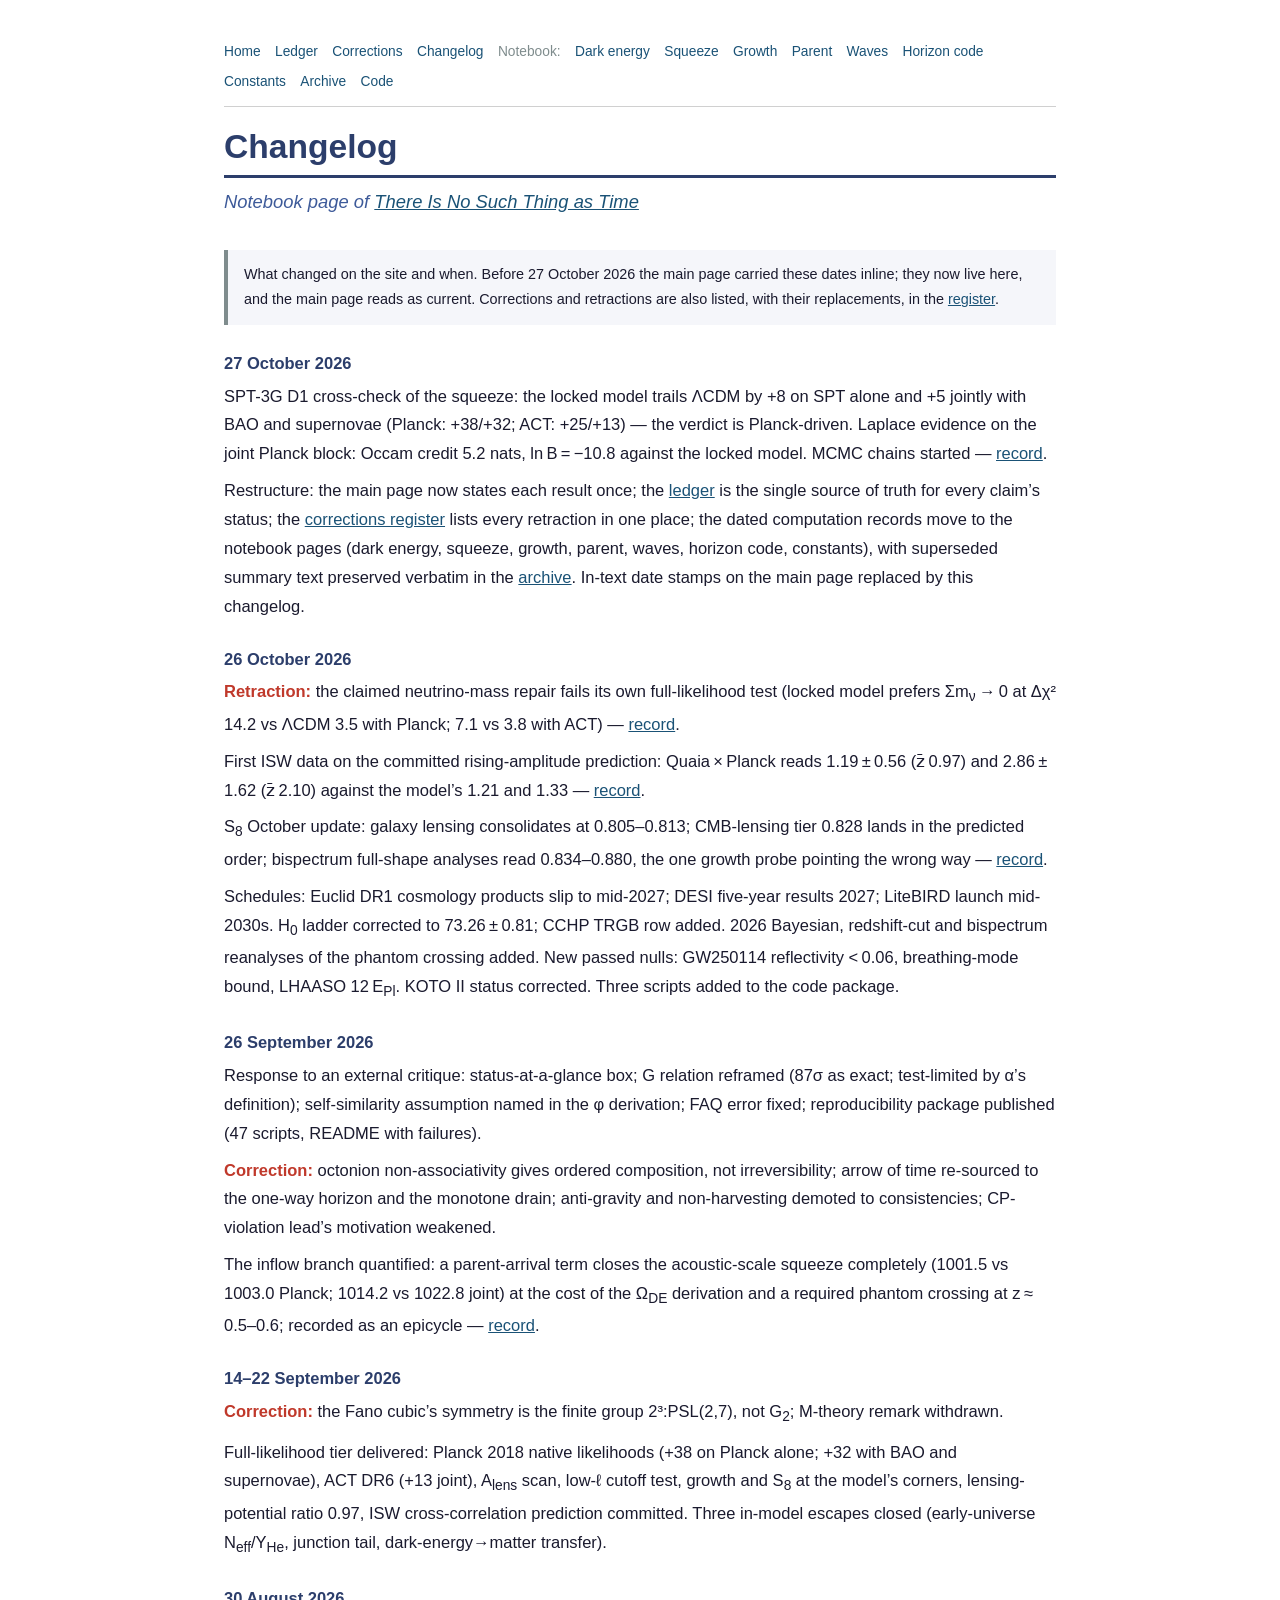
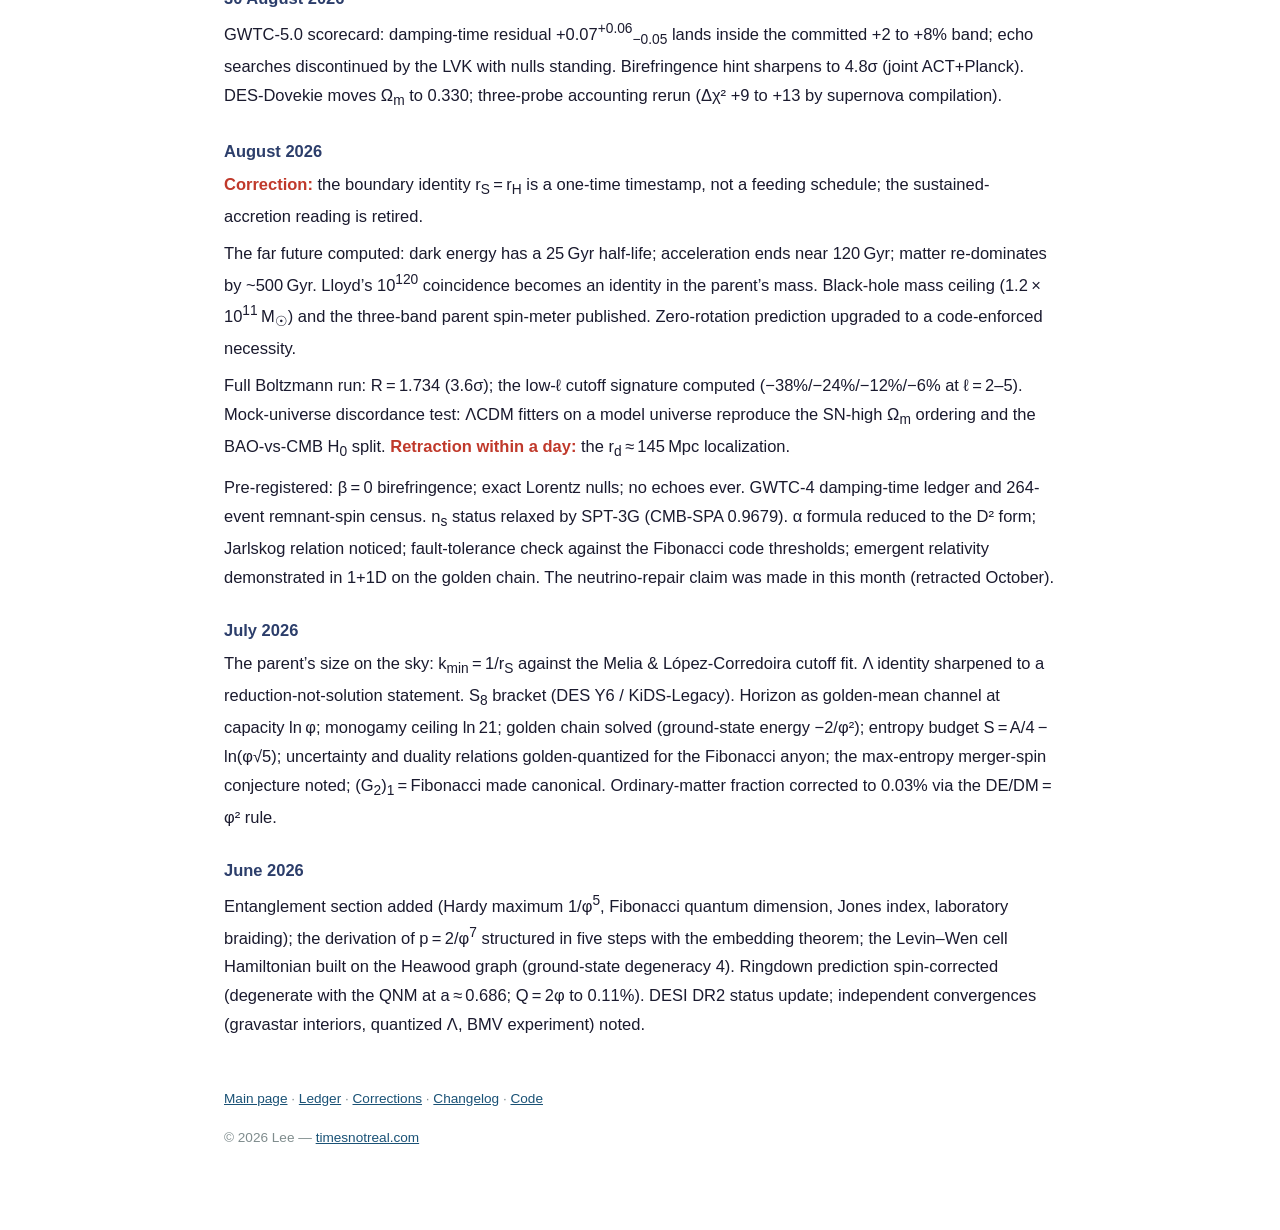
<file: changelog.html>
<!DOCTYPE html>
<html lang="en">
<head>
  <meta charset="UTF-8">
  <meta name="viewport" content="width=device-width, initial-scale=1.0">
  <title>Changelog &mdash; timesnotreal.com</title>
  <meta name="description" content="Dated record of changes, additions, corrections and retractions on timesnotreal.com.">
  <link rel="canonical" href="https://www.timesnotreal.com/changelog.html">
  <link rel="stylesheet" href="style.css">
</head>
<body>
<article>
<nav class="topnav" aria-label="Site">
  <a href="index.html">Home</a>
  <a href="index.html#ledger">Ledger</a>
  <a href="index.html#register">Corrections</a>
  <a href="changelog.html">Changelog</a>
  <span class="navlabel">Notebook:</span>
  <a href="notes/dark-energy.html">Dark energy</a>
  <a href="notes/squeeze.html">Squeeze</a>
  <a href="notes/growth.html">Growth</a>
  <a href="notes/parent.html">Parent</a>
  <a href="notes/ringdown.html">Waves</a>
  <a href="notes/horizon-code.html">Horizon code</a>
  <a href="notes/constants.html">Constants</a>
  <a href="notes/archive.html">Archive</a>
  <a href="https://github.com/acherion/timesnotreal/tree/master/code">Code</a>
</nav>
<header>
  <h1>Changelog</h1>
  <p class="tagline">Notebook page of <a href="index.html">There Is No Such Thing as Time</a></p>
</header>
<div class="notebook-note"><p style="margin:0">What changed on the site and when. Before 27 October 2026 the main page carried these dates inline; they now live here, and the main page reads as current. Corrections and retractions are also listed, with their replacements, in the <a href="index.html#register">register</a>.</p></div>
<dl class="changelog">
  <dt>27 October 2026</dt>
  <dd>SPT-3G D1 cross-check of the squeeze: the locked model trails &Lambda;CDM by +8 on SPT alone and +5 jointly with BAO and supernovae (Planck: +38/+32; ACT: +25/+13) &mdash; the verdict is Planck-driven. Laplace evidence on the joint Planck block: Occam credit 5.2 nats, ln&thinsp;B&thinsp;=&thinsp;&minus;10.8 against the locked model. MCMC chains started &mdash; <a href="notes/squeeze.html#crosscheck">record</a>.</dd>
  <dd>Restructure: the main page now states each result once; the <a href="index.html#ledger">ledger</a> is the single source of truth for every claim&rsquo;s status; the <a href="index.html#register">corrections register</a> lists every retraction in one place; the dated computation records move to the notebook pages (dark energy, squeeze, growth, parent, waves, horizon code, constants), with superseded summary text preserved verbatim in the <a href="notes/archive.html">archive</a>. In-text date stamps on the main page replaced by this changelog.</dd>
  <dt>26 October 2026</dt>
  <dd><span class="retracted">Retraction:</span> the claimed neutrino-mass repair fails its own full-likelihood test (locked model prefers &Sigma;m<sub>&nu;</sub>&thinsp;&rarr;&thinsp;0 at &Delta;&chi;&sup2; 14.2 vs &Lambda;CDM 3.5 with Planck; 7.1 vs 3.8 with ACT) &mdash; <a href="notes/squeeze.html#neutrino">record</a>.</dd>
  <dd>First ISW data on the committed rising-amplitude prediction: Quaia&thinsp;&times;&thinsp;Planck reads 1.19&thinsp;&plusmn;&thinsp;0.56 (z&#772;&thinsp;0.97) and 2.86&thinsp;&plusmn;&thinsp;1.62 (z&#772;&thinsp;2.10) against the model&rsquo;s 1.21 and 1.33 &mdash; <a href="notes/growth.html#isw">record</a>.</dd>
  <dd>S<sub>8</sub> October update: galaxy lensing consolidates at 0.805&ndash;0.813; CMB-lensing tier 0.828 lands in the predicted order; bispectrum full-shape analyses read 0.834&ndash;0.880, the one growth probe pointing the wrong way &mdash; <a href="notes/growth.html#s8">record</a>.</dd>
  <dd>Schedules: Euclid DR1 cosmology products slip to mid-2027; DESI five-year results 2027; LiteBIRD launch mid-2030s. H<sub>0</sub> ladder corrected to 73.26&thinsp;&plusmn;&thinsp;0.81; CCHP TRGB row added. 2026 Bayesian, redshift-cut and bispectrum reanalyses of the phantom crossing added. New passed nulls: GW250114 reflectivity &lt;&thinsp;0.06, breathing-mode bound, LHAASO 12&thinsp;E<sub>Pl</sub>. KOTO II status corrected. Three scripts added to the code package.</dd>
  <dt>26 September 2026</dt>
  <dd>Response to an external critique: status-at-a-glance box; G relation reframed (87&sigma; as exact; test-limited by &alpha;&rsquo;s definition); self-similarity assumption named in the &phi; derivation; FAQ error fixed; reproducibility package published (47 scripts, README with failures).</dd>
  <dd><span class="retracted">Correction:</span> octonion non-associativity gives ordered composition, not irreversibility; arrow of time re-sourced to the one-way horizon and the monotone drain; anti-gravity and non-harvesting demoted to consistencies; CP-violation lead&rsquo;s motivation weakened.</dd>
  <dd>The inflow branch quantified: a parent-arrival term closes the acoustic-scale squeeze completely (1001.5 vs 1003.0 Planck; 1014.2 vs 1022.8 joint) at the cost of the &Omega;<sub>DE</sub> derivation and a required phantom crossing at z&thinsp;&asymp;&thinsp;0.5&ndash;0.6; recorded as an epicycle &mdash; <a href="notes/squeeze.html#inflow">record</a>.</dd>
  <dt>14&ndash;22 September 2026</dt>
  <dd><span class="retracted">Correction:</span> the Fano cubic&rsquo;s symmetry is the finite group 2&sup3;:PSL(2,7), not G<sub>2</sub>; M-theory remark withdrawn.</dd>
  <dd>Full-likelihood tier delivered: Planck 2018 native likelihoods (+38 on Planck alone; +32 with BAO and supernovae), ACT DR6 (+13 joint), A<sub>lens</sub> scan, low-&#8467; cutoff test, growth and S<sub>8</sub> at the model&rsquo;s corners, lensing-potential ratio 0.97, ISW cross-correlation prediction committed. Three in-model escapes closed (early-universe N<sub>eff</sub>/Y<sub>He</sub>, junction tail, dark-energy&rarr;matter transfer).</dd>
  <dt>30 August 2026</dt>
  <dd>GWTC-5.0 scorecard: damping-time residual +0.07<sup>+0.06</sup><sub>&minus;0.05</sub> lands inside the committed +2 to +8% band; echo searches discontinued by the LVK with nulls standing. Birefringence hint sharpens to 4.8&sigma; (joint ACT+Planck). DES-Dovekie moves &Omega;<sub>m</sub> to 0.330; three-probe accounting rerun (&Delta;&chi;&sup2; +9 to +13 by supernova compilation).</dd>
  <dt>August 2026</dt>
  <dd><span class="retracted">Correction:</span> the boundary identity r<sub>S</sub>&thinsp;=&thinsp;r<sub>H</sub> is a one-time timestamp, not a feeding schedule; the sustained-accretion reading is retired.</dd>
  <dd>The far future computed: dark energy has a 25&thinsp;Gyr half-life; acceleration ends near 120&thinsp;Gyr; matter re-dominates by ~500&thinsp;Gyr. Lloyd&rsquo;s 10<sup>120</sup> coincidence becomes an identity in the parent&rsquo;s mass. Black-hole mass ceiling (1.2&thinsp;&times;&thinsp;10<sup>11</sup>&thinsp;M<sub>&#9737;</sub>) and the three-band parent spin-meter published. Zero-rotation prediction upgraded to a code-enforced necessity.</dd>
  <dd>Full Boltzmann run: R&thinsp;=&thinsp;1.734 (3.6&sigma;); the low-&#8467; cutoff signature computed (&minus;38%/&minus;24%/&minus;12%/&minus;6% at &#8467;&thinsp;=&thinsp;2&ndash;5). Mock-universe discordance test: &Lambda;CDM fitters on a model universe reproduce the SN-high &Omega;<sub>m</sub> ordering and the BAO-vs-CMB H<sub>0</sub> split. <span class="retracted">Retraction within a day:</span> the r<sub>d</sub>&thinsp;&asymp;&thinsp;145&thinsp;Mpc localization.</dd>
  <dd>Pre-registered: &beta;&thinsp;=&thinsp;0 birefringence; exact Lorentz nulls; no echoes ever. GWTC-4 damping-time ledger and 264-event remnant-spin census. n<sub>s</sub> status relaxed by SPT-3G (CMB-SPA 0.9679). &alpha; formula reduced to the D&sup2; form; Jarlskog relation noticed; fault-tolerance check against the Fibonacci code thresholds; emergent relativity demonstrated in 1+1D on the golden chain. The neutrino-repair claim was made in this month (retracted October).</dd>
  <dt>July 2026</dt>
  <dd>The parent&rsquo;s size on the sky: k<sub>min</sub>&thinsp;=&thinsp;1/r<sub>S</sub> against the Melia &amp; L&oacute;pez-Corredoira cutoff fit. &Lambda; identity sharpened to a reduction-not-solution statement. S<sub>8</sub> bracket (DES Y6 / KiDS-Legacy). Horizon as golden-mean channel at capacity ln&thinsp;&phi;; monogamy ceiling ln&thinsp;21; golden chain solved (ground-state energy &minus;2/&phi;&sup2;); entropy budget S&thinsp;=&thinsp;A/4&thinsp;&minus;&thinsp;ln(&phi;&radic;5); uncertainty and duality relations golden-quantized for the Fibonacci anyon; the max-entropy merger-spin conjecture noted; (G<sub>2</sub>)<sub>1</sub>&thinsp;=&thinsp;Fibonacci made canonical. Ordinary-matter fraction corrected to 0.03% via the DE/DM&thinsp;=&thinsp;&phi;&sup2; rule.</dd>
  <dt>June 2026</dt>
  <dd>Entanglement section added (Hardy maximum 1/&phi;<sup>5</sup>, Fibonacci quantum dimension, Jones index, laboratory braiding); the derivation of p&thinsp;=&thinsp;2/&phi;<sup>7</sup> structured in five steps with the embedding theorem; the Levin&ndash;Wen cell Hamiltonian built on the Heawood graph (ground-state degeneracy 4). Ringdown prediction spin-corrected (degenerate with the QNM at a&thinsp;&asymp;&thinsp;0.686; Q&thinsp;=&thinsp;2&phi; to 0.11%). DESI DR2 status update; independent convergences (gravastar interiors, quantized &Lambda;, BMV experiment) noted.</dd>
</dl>
<footer style="color: var(--muted); font-size: 0.85rem; margin-top: 3rem;">
  <p><a href="index.html">Main page</a> &middot; <a href="index.html#ledger">Ledger</a> &middot; <a href="index.html#register">Corrections</a> &middot; <a href="changelog.html">Changelog</a> &middot; <a href="https://github.com/acherion/timesnotreal/tree/master/code">Code</a></p>
  <p>&copy; 2026 Lee &mdash; <a href="https://www.timesnotreal.com/">timesnotreal.com</a></p>
</footer>
</article>
</body>
</html>
</file>
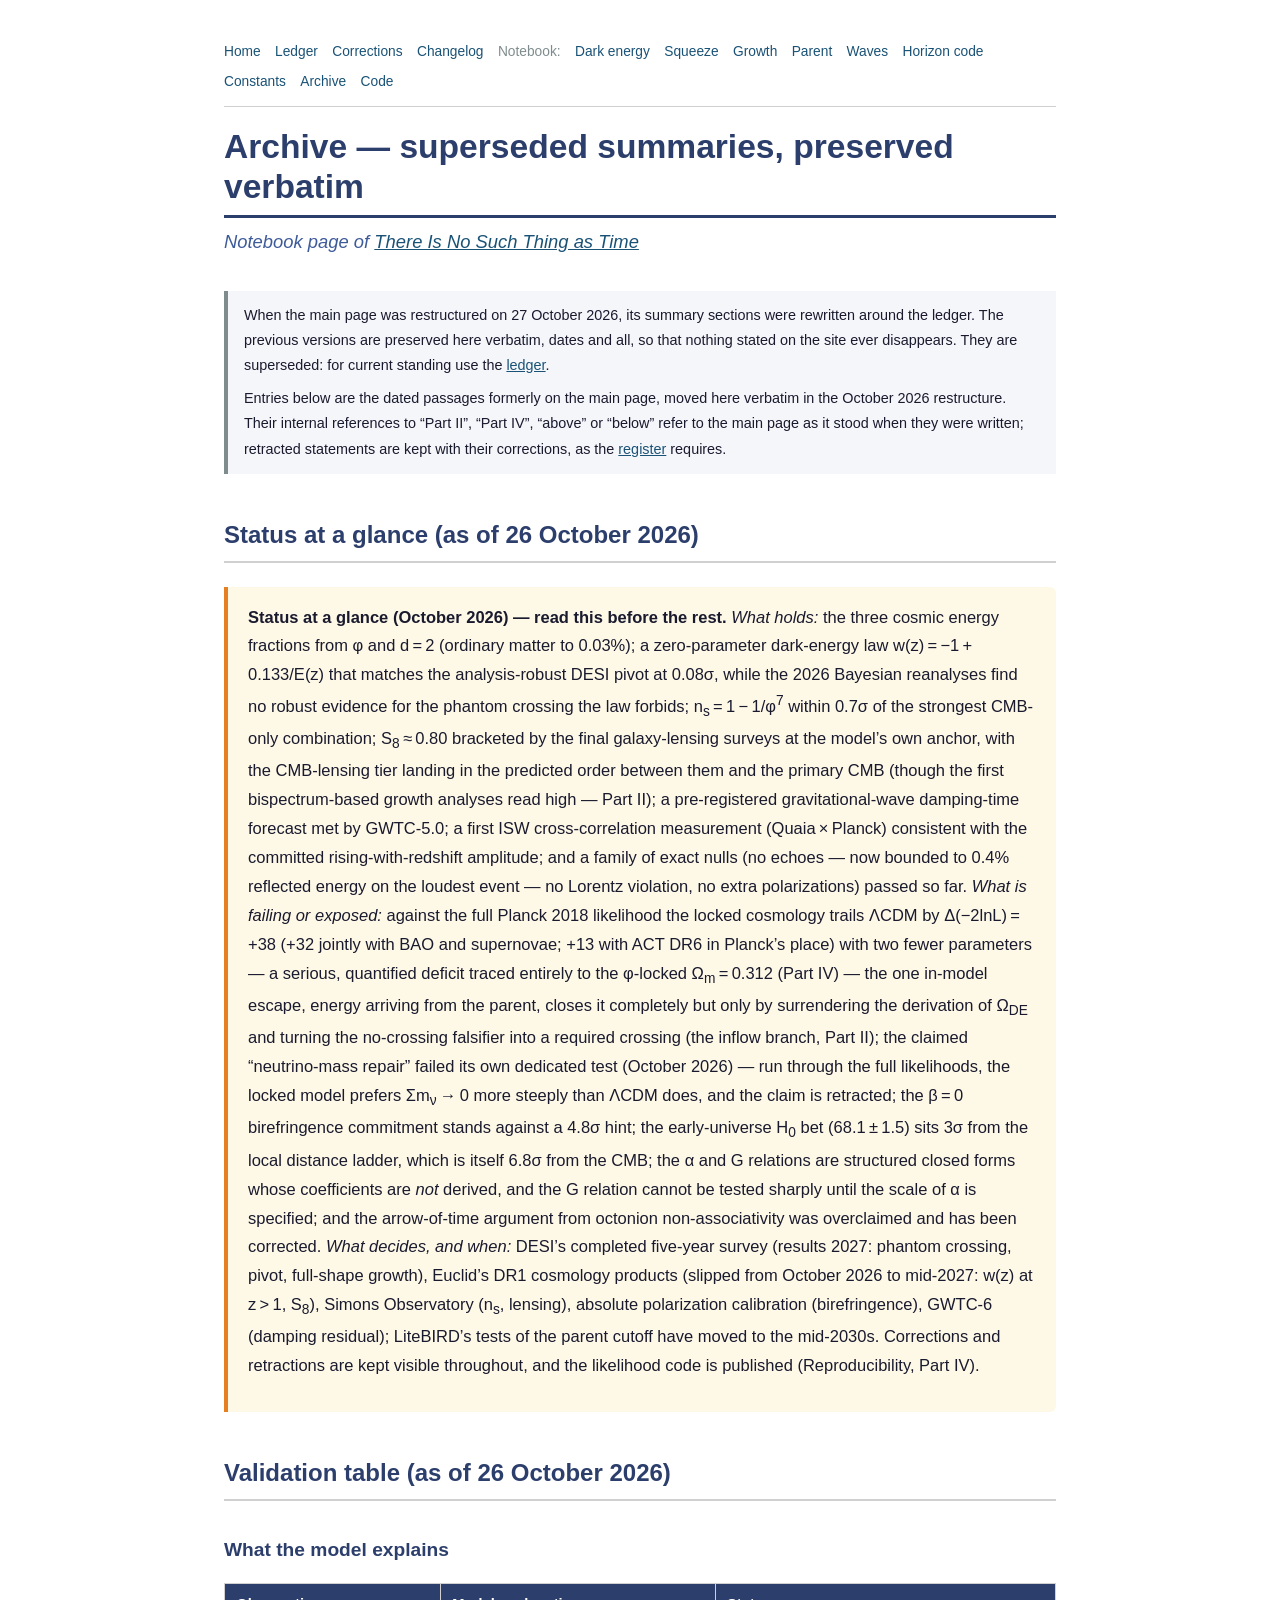
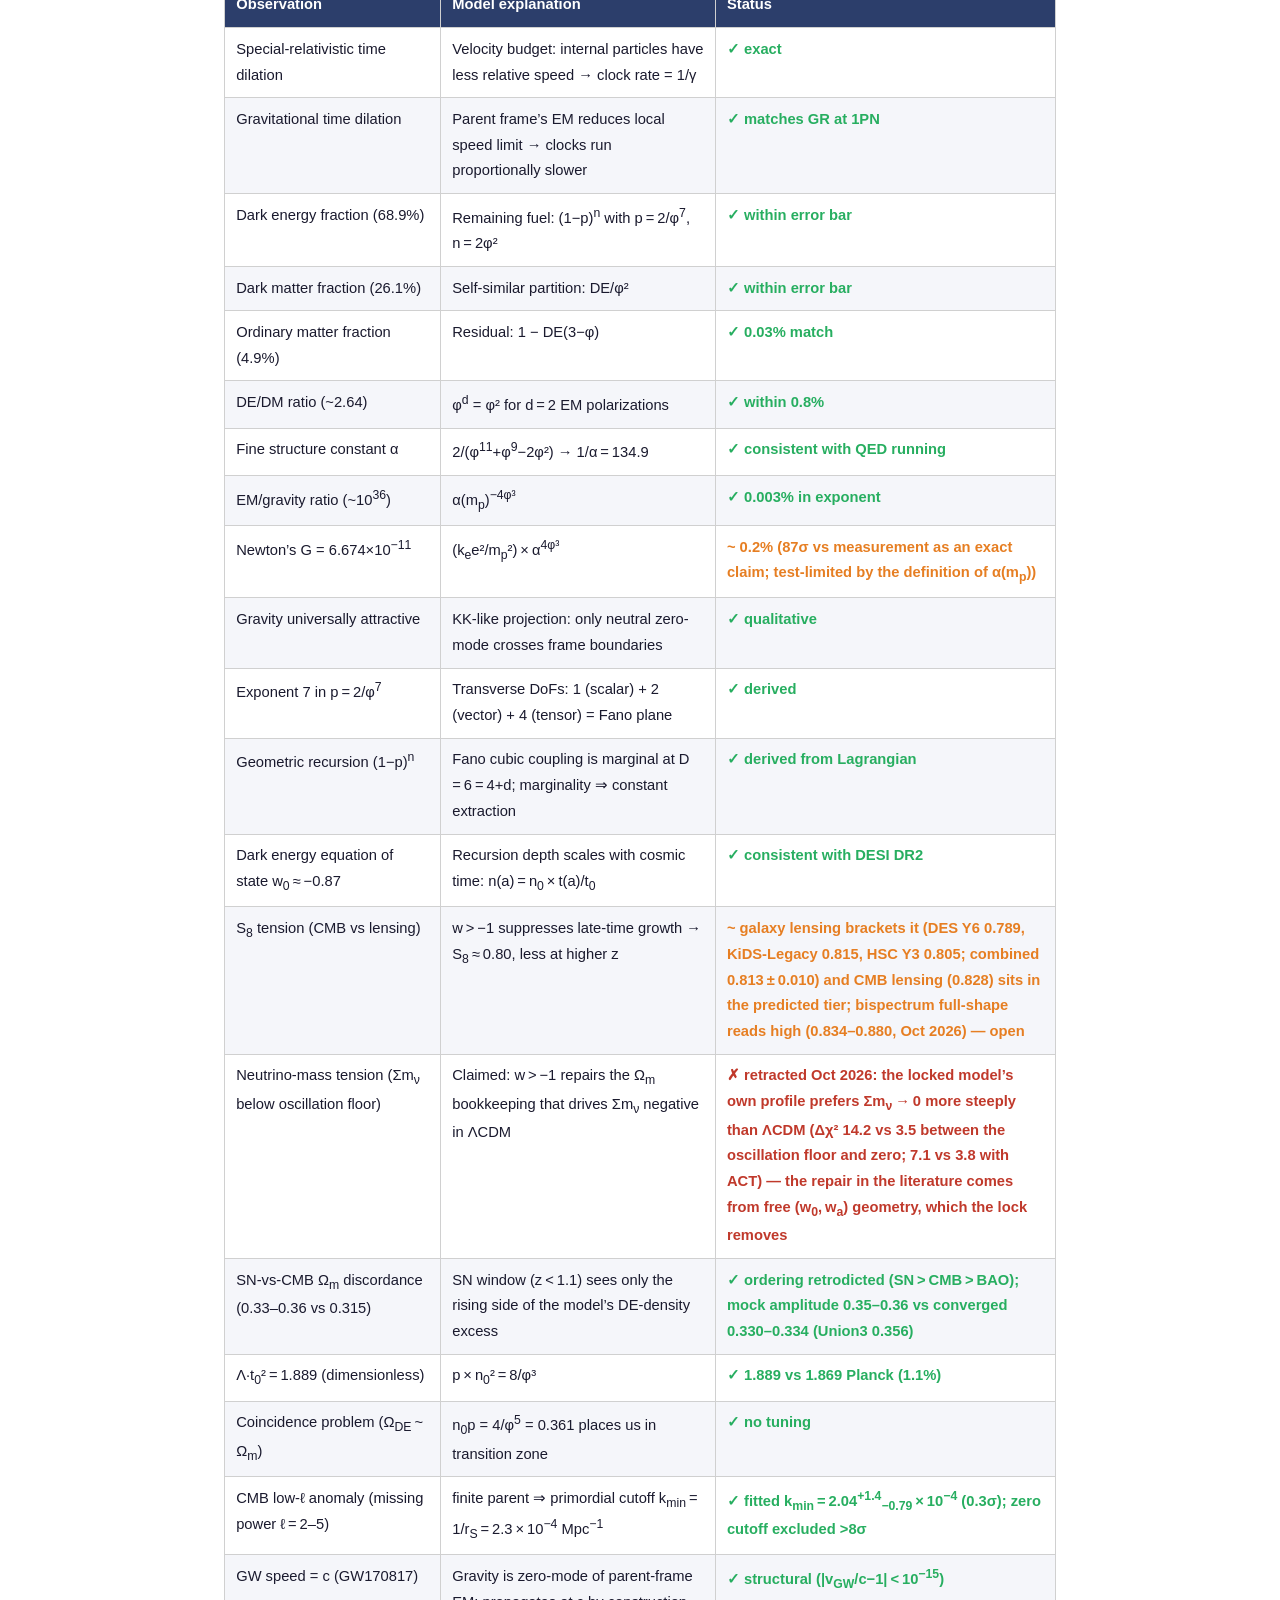
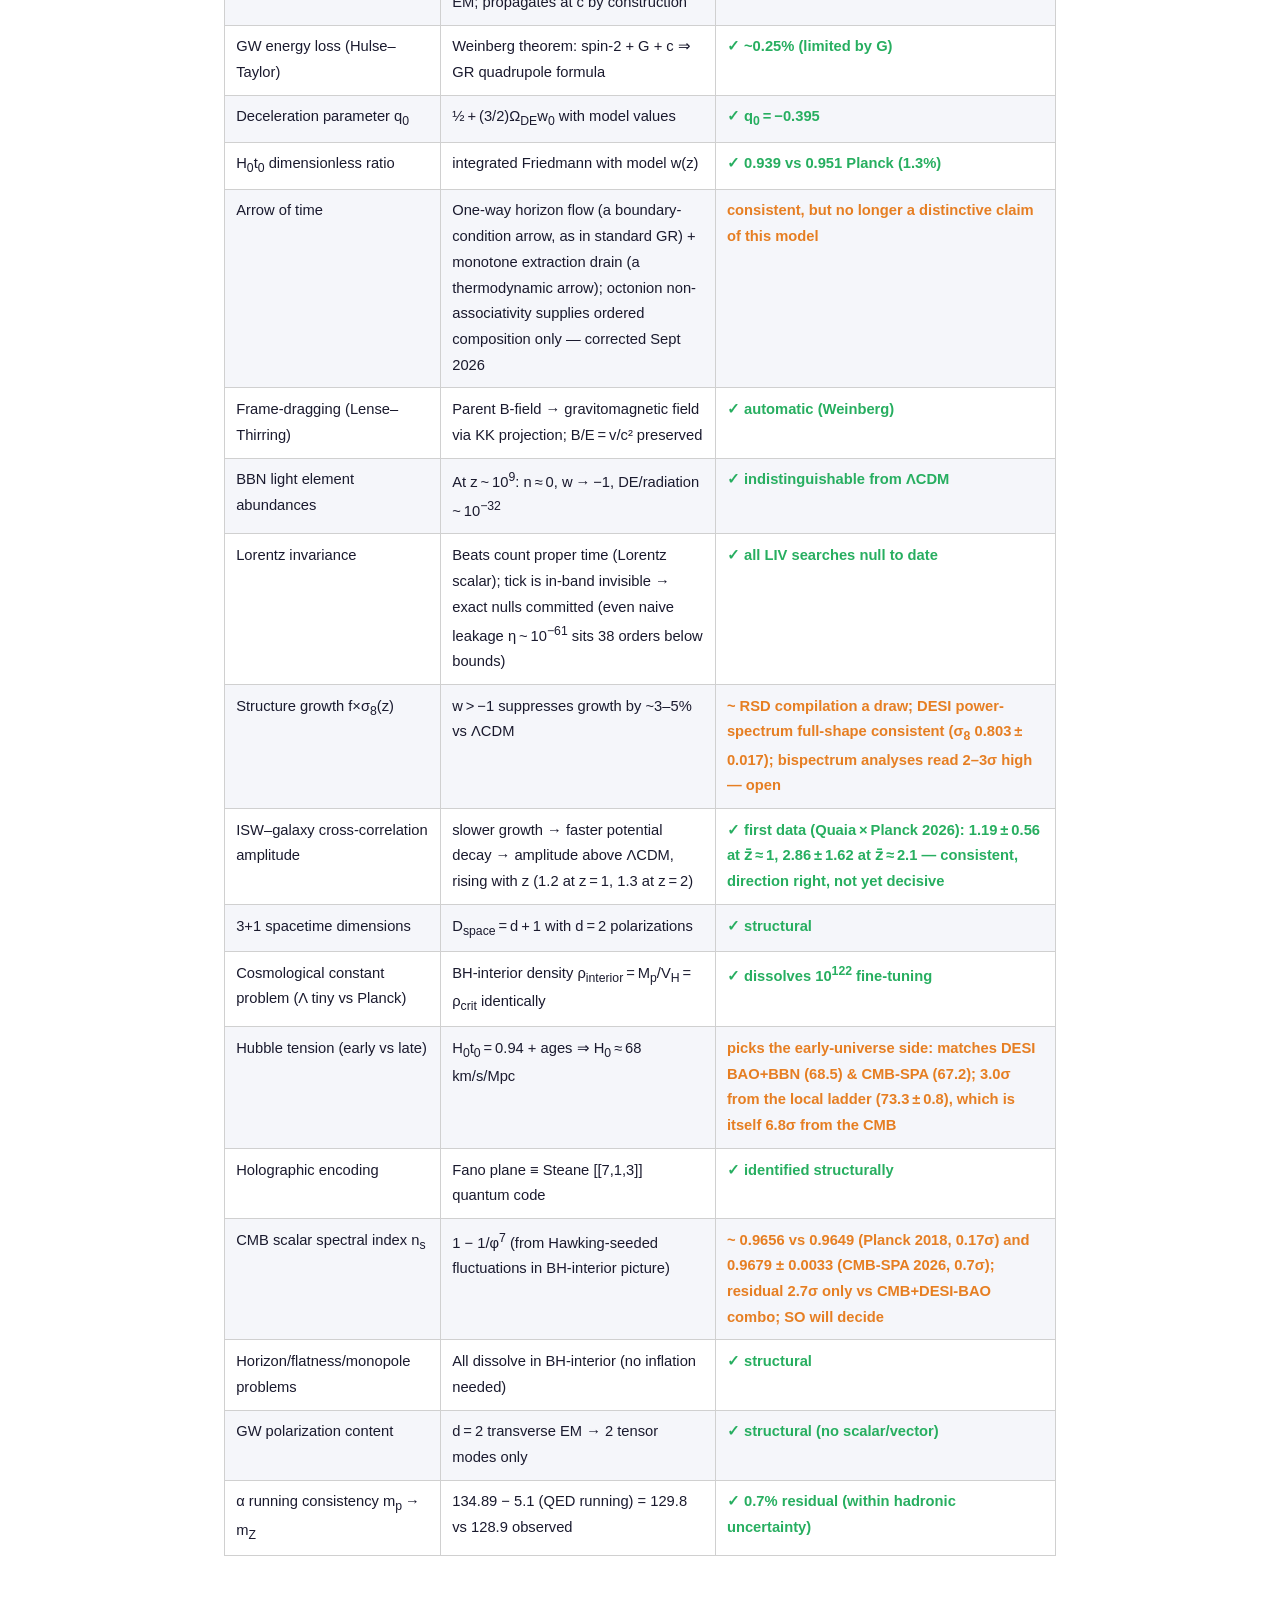
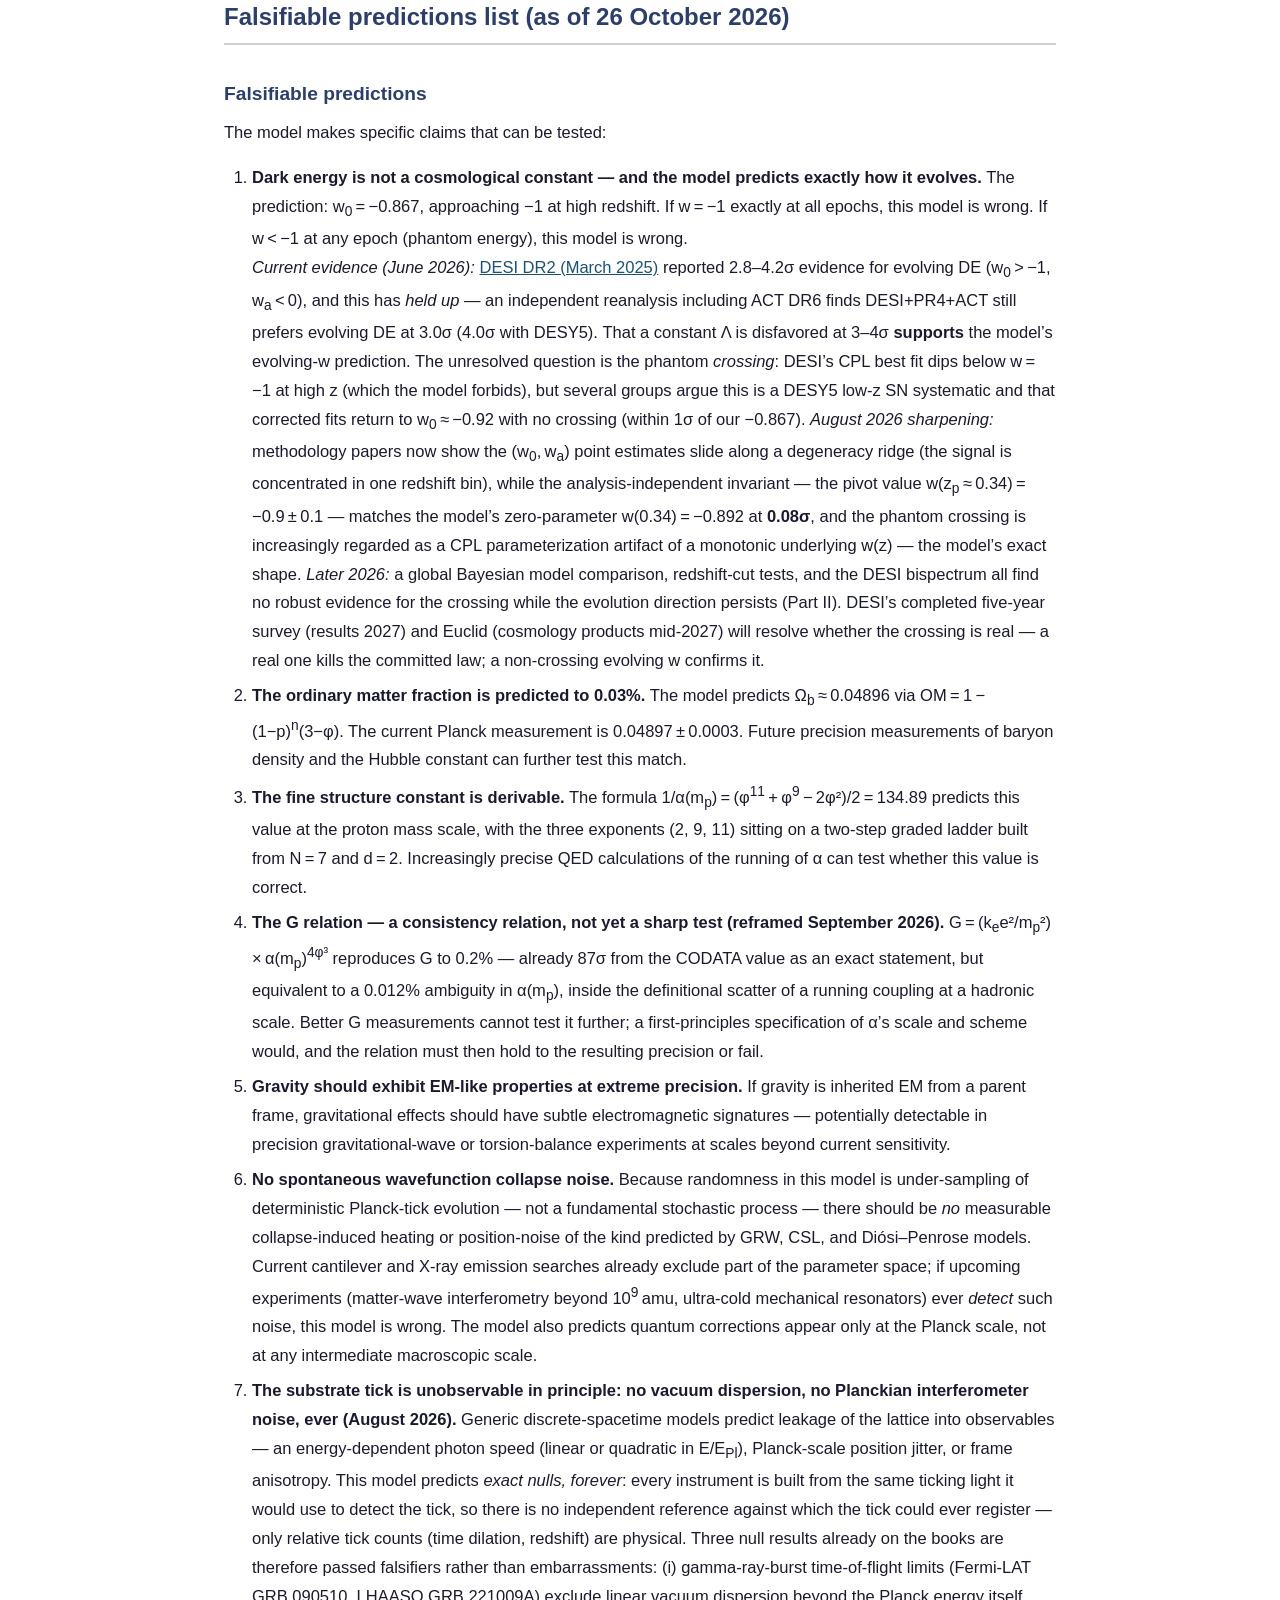
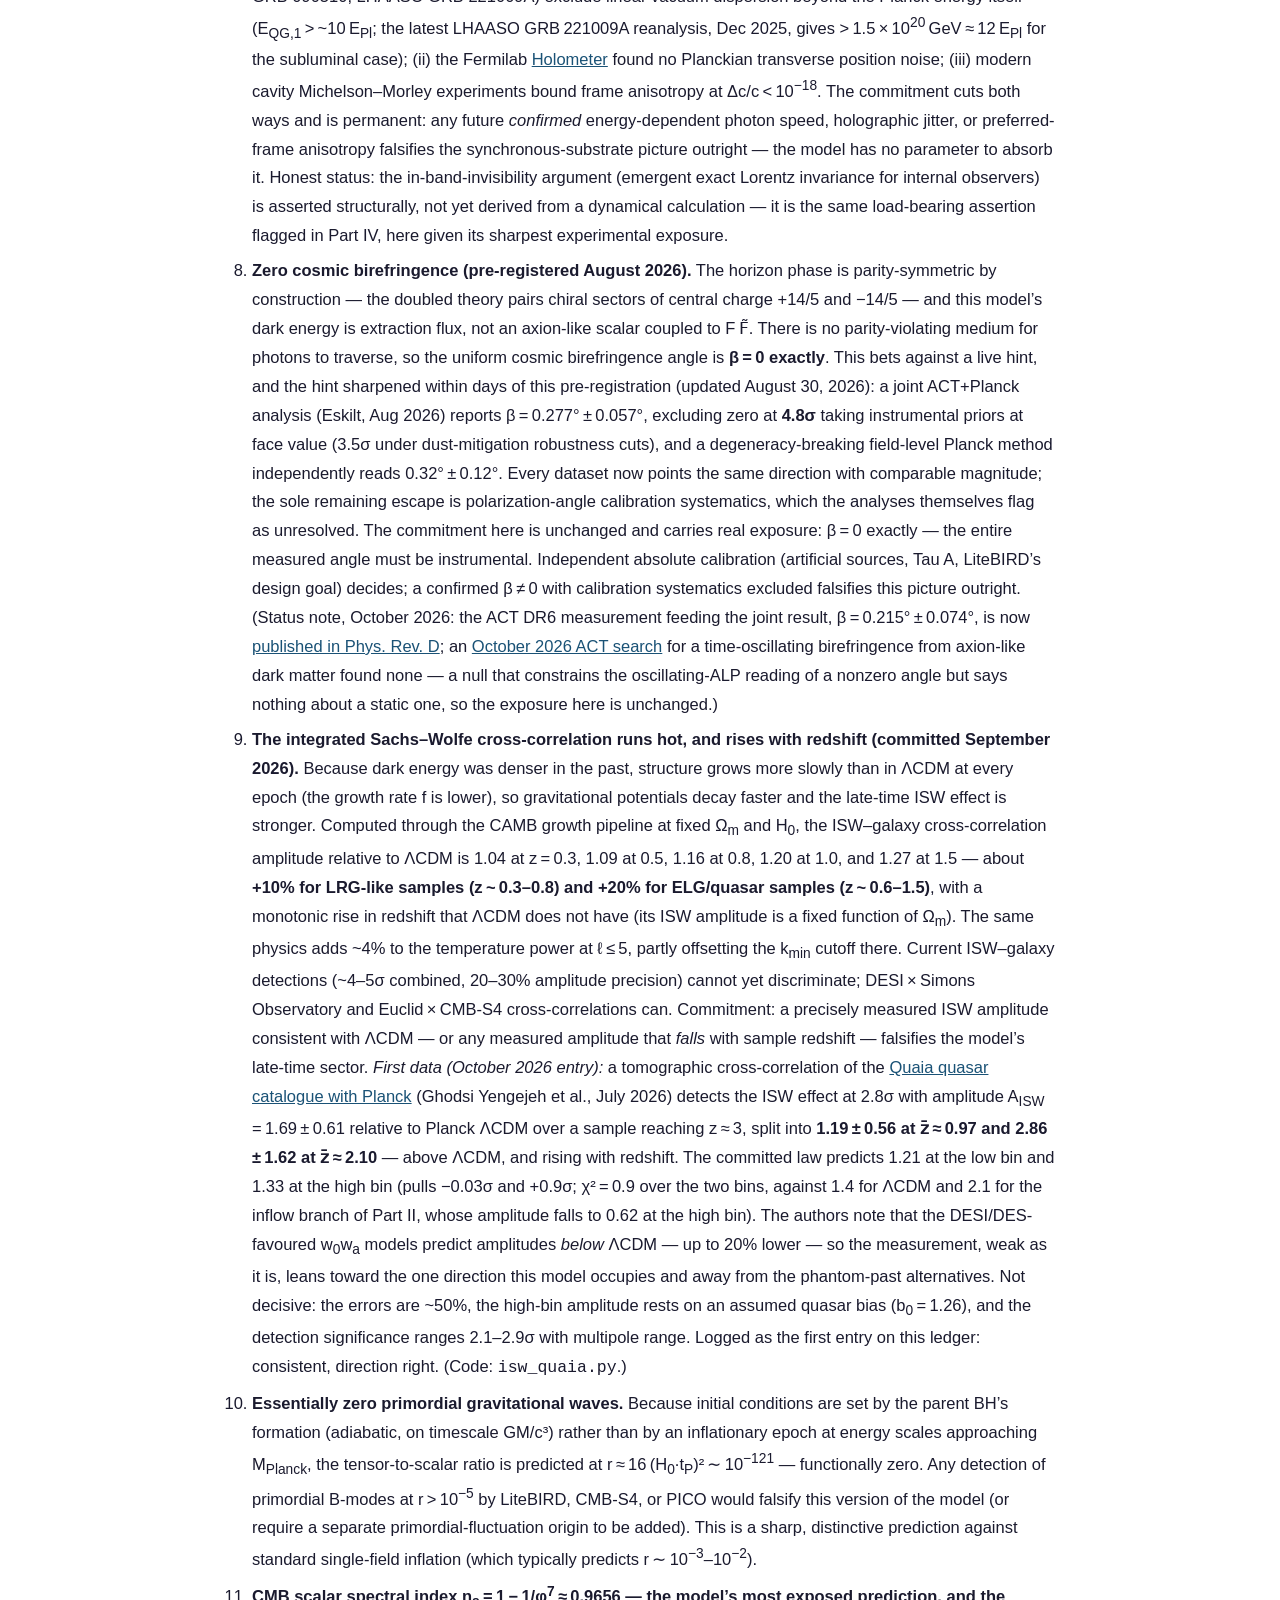
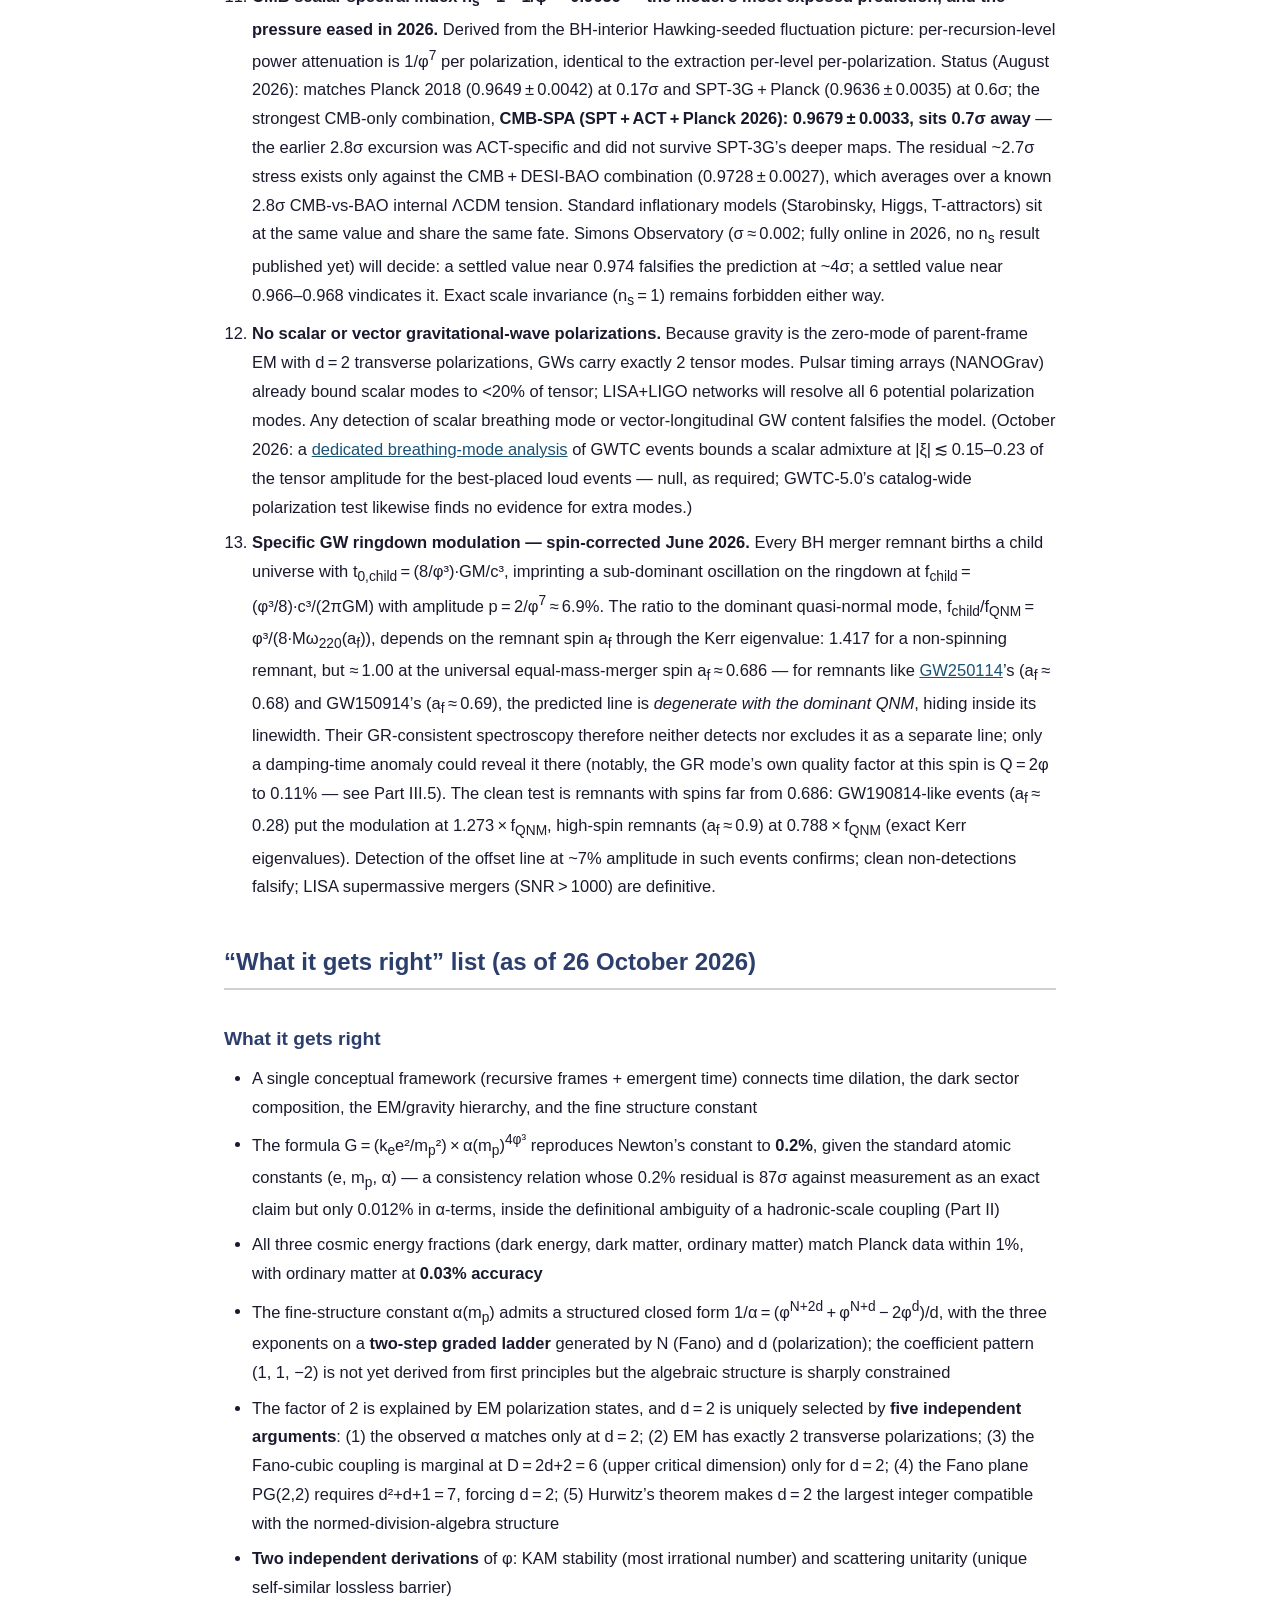
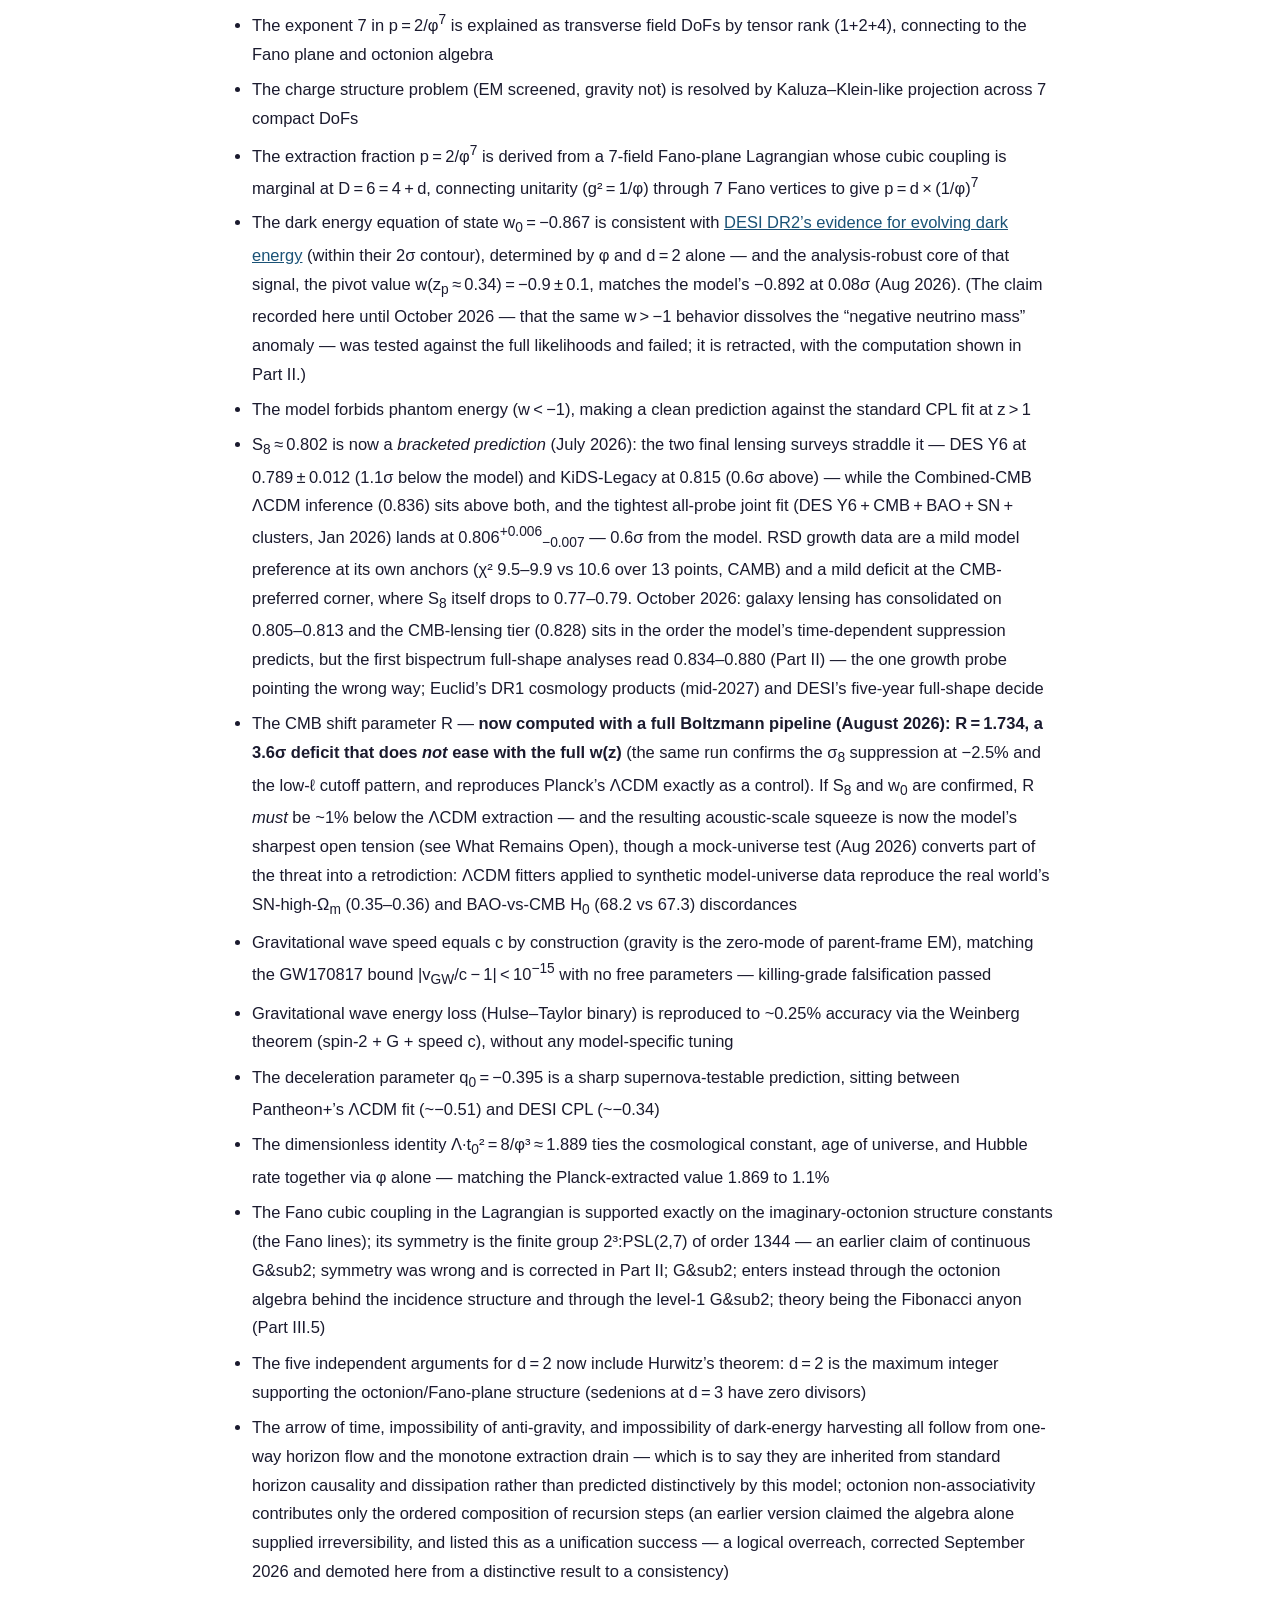
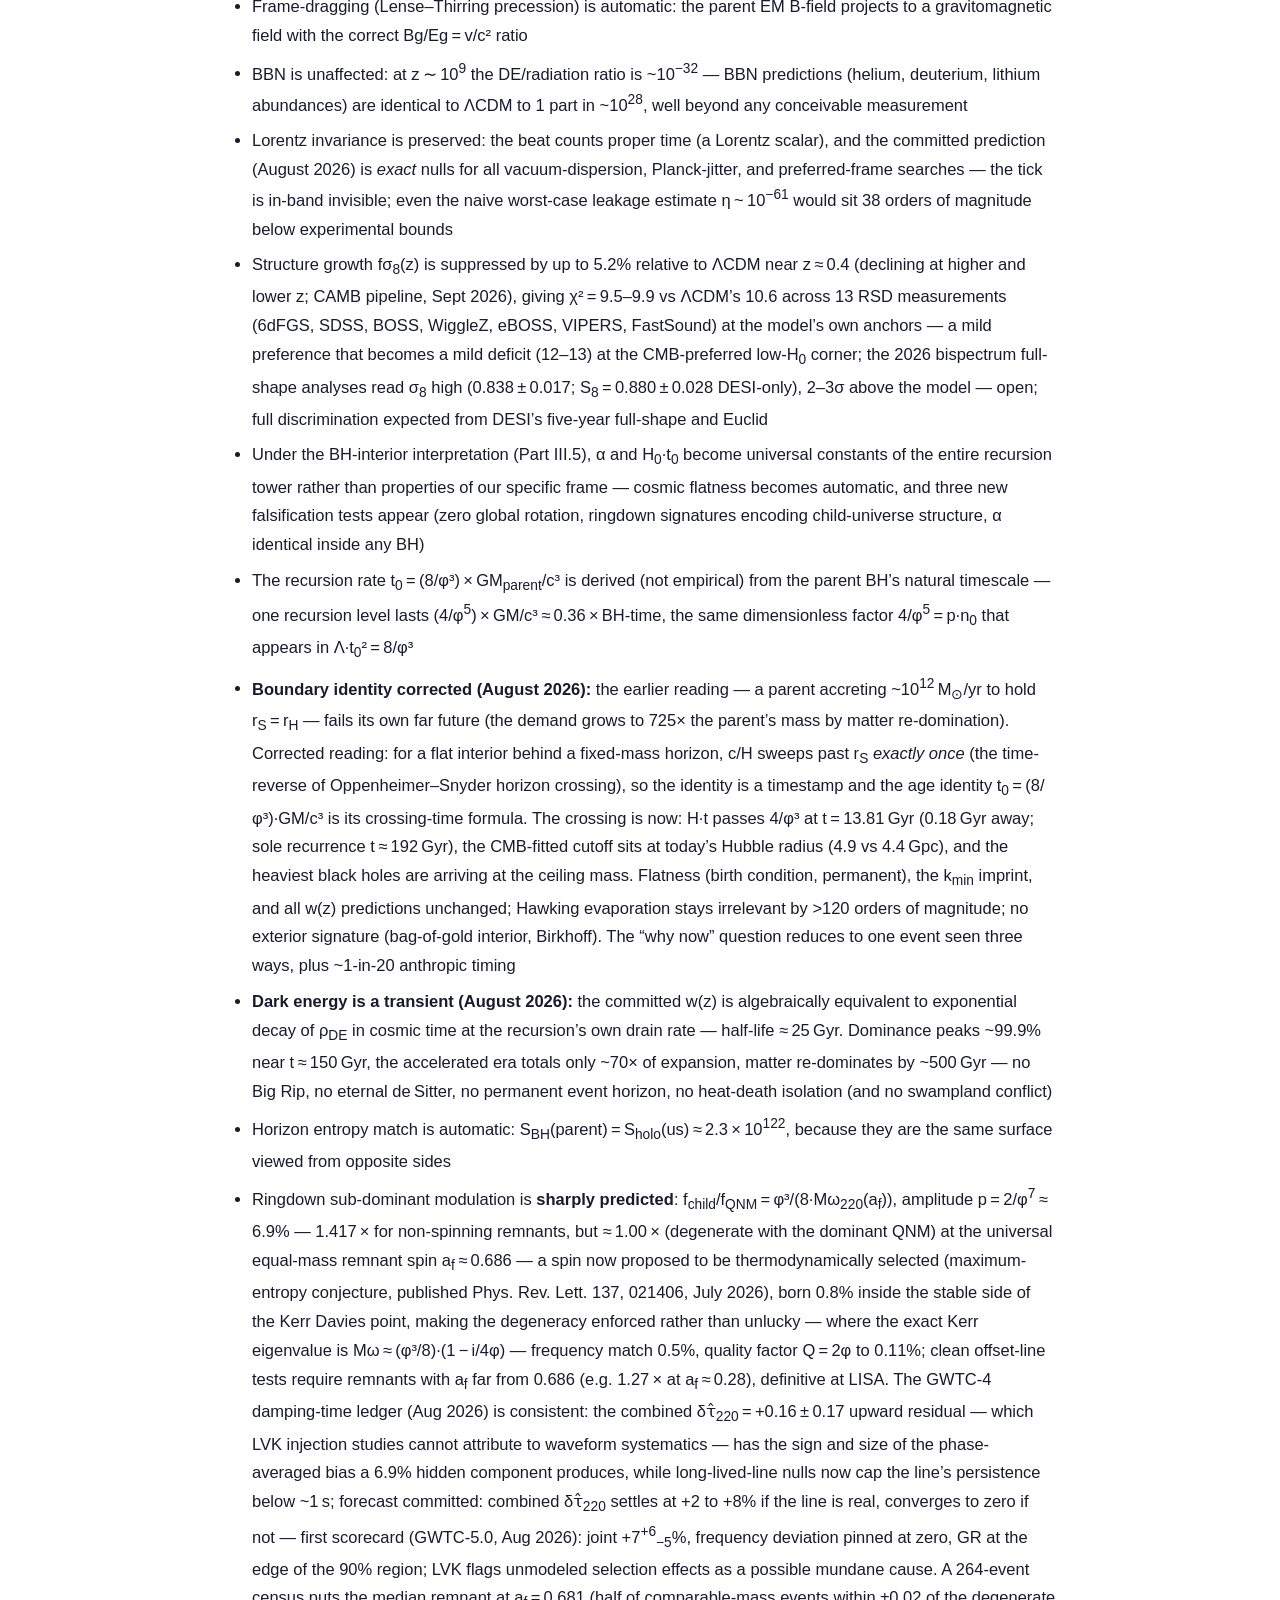
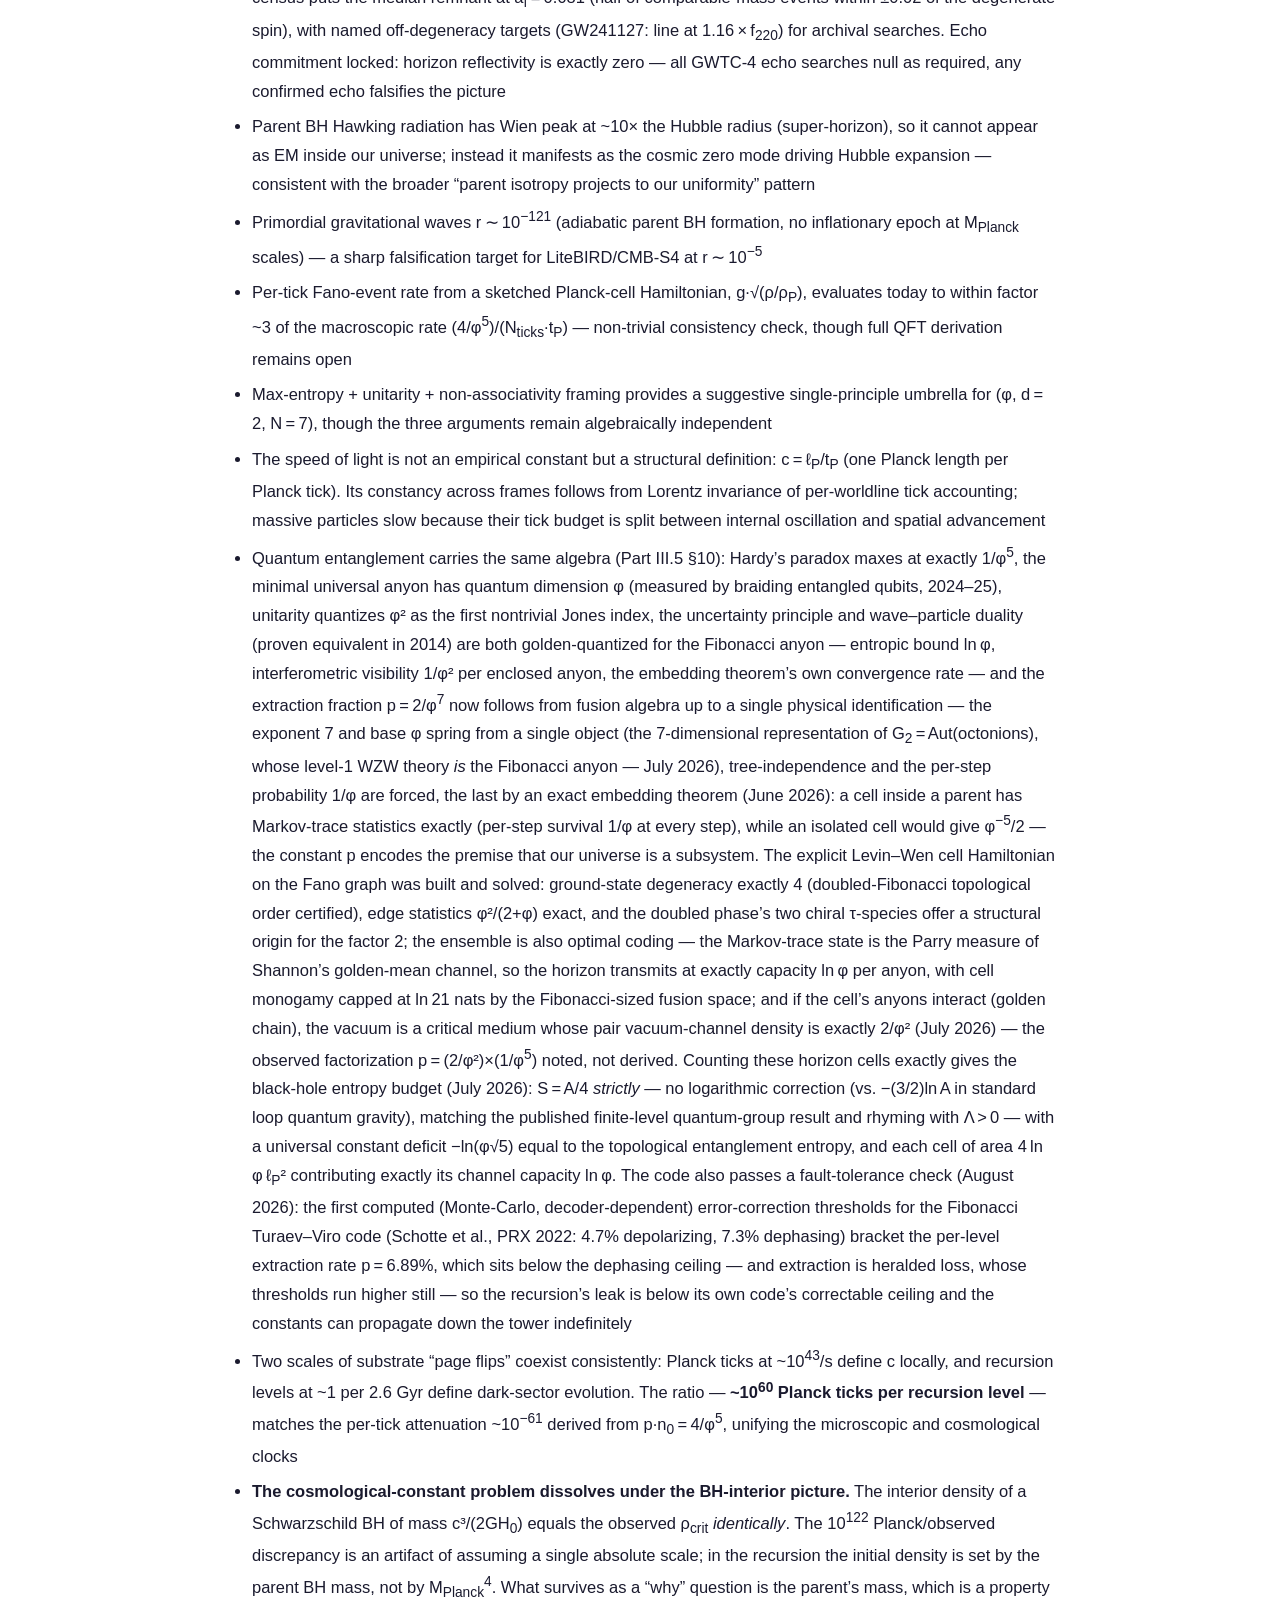
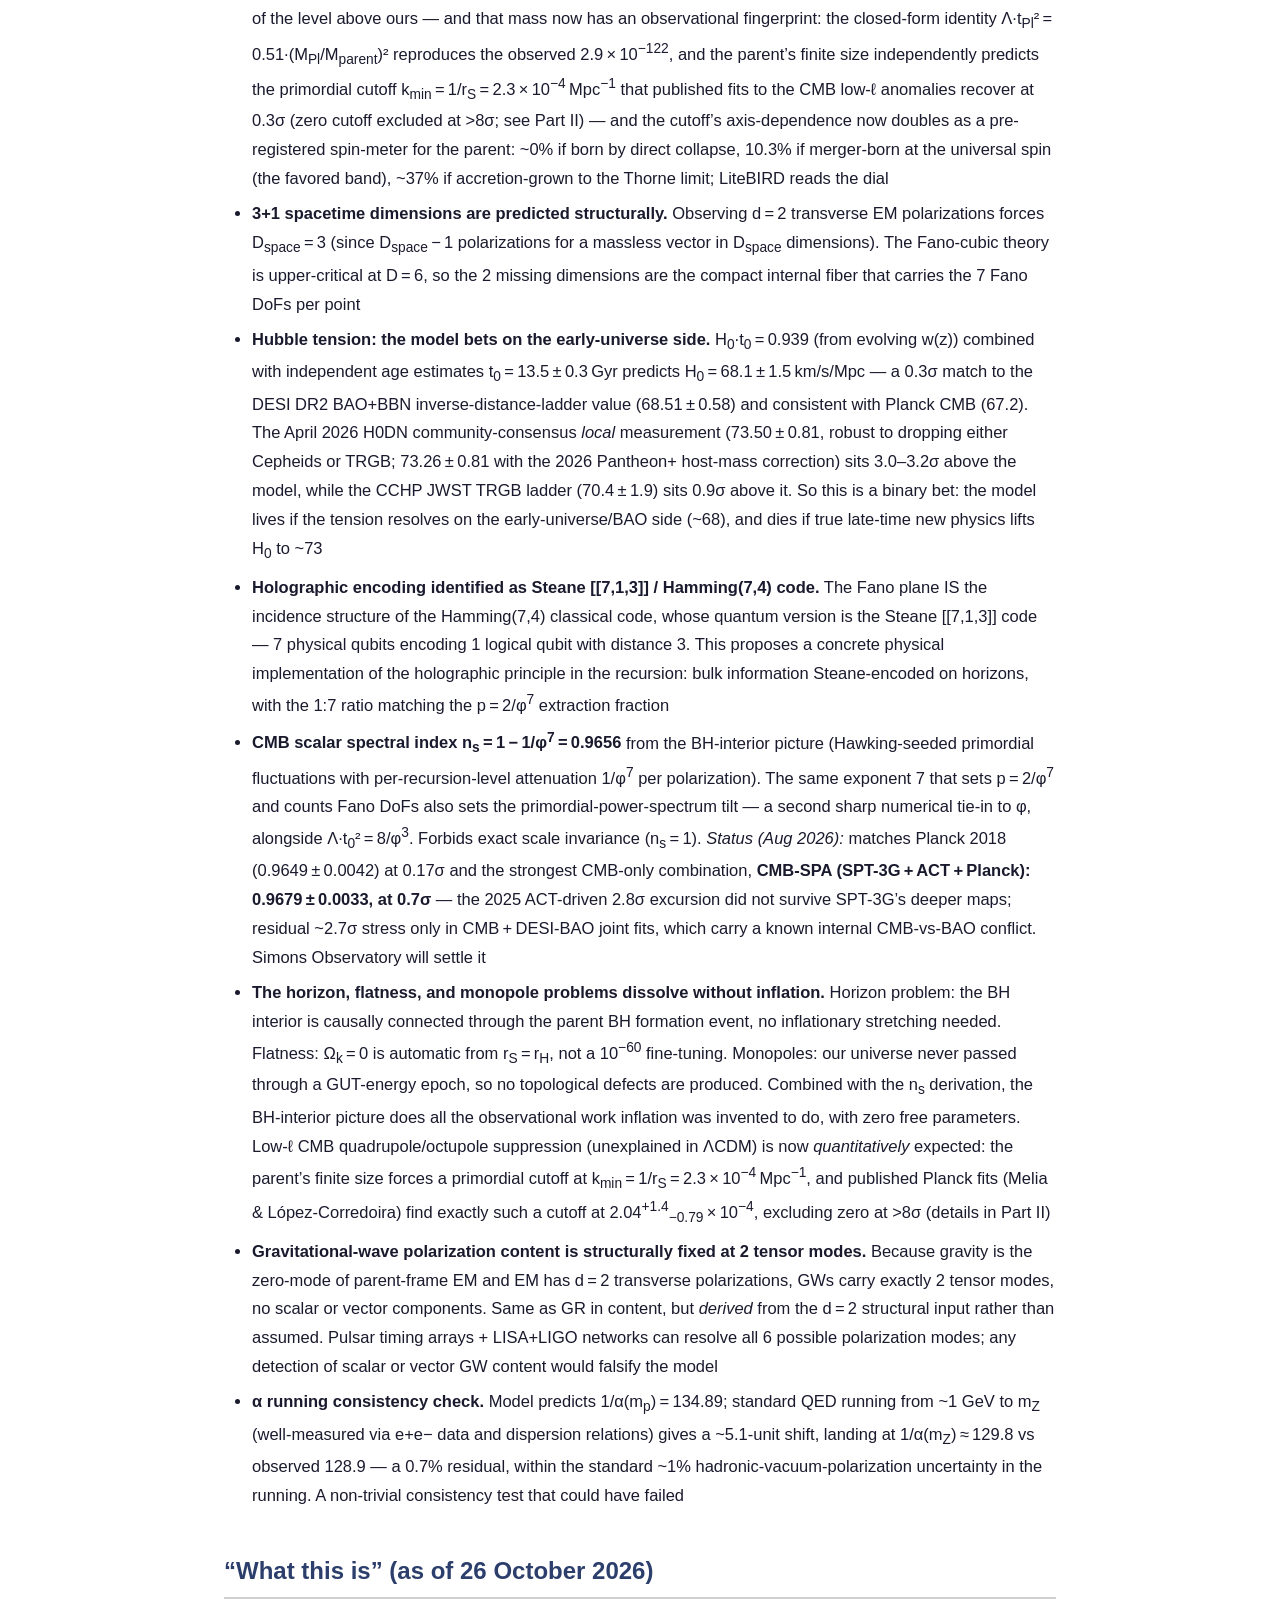
<file: notes/archive.html>
<!DOCTYPE html>
<html lang="en">
<head>
  <meta charset="UTF-8">
  <meta name="viewport" content="width=device-width, initial-scale=1.0">
  <title>Archive — superseded summaries, preserved verbatim &mdash; timesnotreal.com</title>
  <meta name="description" content="Archive of the main page&#x27;s pre-restructure summary sections (status box, validation table, falsifier list, what-it-gets-right list), preserved verbatim as of 26 October 2026.">
  <link rel="canonical" href="https://www.timesnotreal.com/notes/archive.html">
  <link rel="stylesheet" href="../style.css">
</head>
<body>
<article>
<nav class="topnav" aria-label="Site">
  <a href="../index.html">Home</a>
  <a href="../index.html#ledger">Ledger</a>
  <a href="../index.html#register">Corrections</a>
  <a href="../changelog.html">Changelog</a>
  <span class="navlabel">Notebook:</span>
  <a href="../notes/dark-energy.html">Dark energy</a>
  <a href="../notes/squeeze.html">Squeeze</a>
  <a href="../notes/growth.html">Growth</a>
  <a href="../notes/parent.html">Parent</a>
  <a href="../notes/ringdown.html">Waves</a>
  <a href="../notes/horizon-code.html">Horizon code</a>
  <a href="../notes/constants.html">Constants</a>
  <a href="../notes/archive.html">Archive</a>
  <a href="https://github.com/acherion/timesnotreal/tree/master/code">Code</a>
</nav>
<header>
  <h1>Archive &mdash; superseded summaries, preserved verbatim</h1>
  <p class="tagline">Notebook page of <a href="../index.html">There Is No Such Thing as Time</a></p>
</header>
<div class="notebook-note"><p style="margin:0">When the main page was restructured on 27 October 2026, its summary sections were rewritten around the ledger. The previous versions are preserved here verbatim, dates and all, so that nothing stated on the site ever disappears. They are superseded: for current standing use the <a href="../index.html#ledger">ledger</a>.</p><p style="margin:0.5rem 0 0">Entries below are the dated passages formerly on the main page, moved here verbatim in the October 2026 restructure. Their internal references to &ldquo;Part II&rdquo;, &ldquo;Part IV&rdquo;, &ldquo;above&rdquo; or &ldquo;below&rdquo; refer to the main page as it stood when they were written; retracted statements are kept with their corrections, as the <a href="../index.html#register">register</a> requires.</p></div>
<section>
<h2 id="status">Status at a glance (as of 26 October 2026)</h2>
<div class="callout">
  <p><strong>Status at a glance (October 2026) &mdash; read this before the rest.</strong> <em>What holds:</em> the three cosmic energy fractions from &phi; and d&thinsp;=&thinsp;2 (ordinary matter to 0.03%); a zero-parameter dark-energy law w(z)&thinsp;=&thinsp;&minus;1&thinsp;+&thinsp;0.133/E(z) that matches the analysis-robust DESI pivot at 0.08&sigma;, while the 2026 Bayesian reanalyses find no robust evidence for the phantom crossing the law forbids; n<sub>s</sub>&thinsp;=&thinsp;1&thinsp;&minus;&thinsp;1/&phi;<sup>7</sup> within 0.7&sigma; of the strongest CMB-only combination; S<sub>8</sub>&thinsp;&asymp;&thinsp;0.80 bracketed by the final galaxy-lensing surveys at the model&rsquo;s own anchor, with the CMB-lensing tier landing in the predicted order between them and the primary CMB (though the first bispectrum-based growth analyses read high &mdash; Part II); a pre-registered gravitational-wave damping-time forecast met by GWTC-5.0; a first ISW cross-correlation measurement (Quaia&thinsp;&times;&thinsp;Planck) consistent with the committed rising-with-redshift amplitude; and a family of exact nulls (no echoes &mdash; now bounded to 0.4% reflected energy on the loudest event &mdash; no Lorentz violation, no extra polarizations) passed so far. <em>What is failing or exposed:</em> against the full Planck 2018 likelihood the locked cosmology trails &Lambda;CDM by &Delta;(&minus;2lnL)&thinsp;=&thinsp;+38 (+32 jointly with BAO and supernovae; +13 with ACT DR6 in Planck&rsquo;s place) with two fewer parameters &mdash; a serious, quantified deficit traced entirely to the &phi;-locked &Omega;<sub>m</sub>&thinsp;=&thinsp;0.312 (Part IV) &mdash; the one in-model escape, energy arriving from the parent, closes it completely but only by surrendering the derivation of &Omega;<sub>DE</sub> and turning the no-crossing falsifier into a required crossing (the inflow branch, Part II); the claimed &ldquo;neutrino-mass repair&rdquo; failed its own dedicated test (October 2026) &mdash; run through the full likelihoods, the locked model prefers &Sigma;m<sub>&nu;</sub>&thinsp;&rarr;&thinsp;0 more steeply than &Lambda;CDM does, and the claim is retracted; the &beta;&thinsp;=&thinsp;0 birefringence commitment stands against a 4.8&sigma; hint; the early-universe H<sub>0</sub> bet (68.1&thinsp;&plusmn;&thinsp;1.5) sits 3&sigma; from the local distance ladder, which is itself 6.8&sigma; from the CMB; the &alpha; and G relations are structured closed forms whose coefficients are <em>not</em> derived, and the G relation cannot be tested sharply until the scale of &alpha; is specified; and the arrow-of-time argument from octonion non-associativity was overclaimed and has been corrected. <em>What decides, and when:</em> DESI&rsquo;s completed five-year survey (results 2027: phantom crossing, pivot, full-shape growth), Euclid&rsquo;s DR1 cosmology products (slipped from October 2026 to mid-2027: w(z) at z&thinsp;&gt;&thinsp;1, S<sub>8</sub>), Simons Observatory (n<sub>s</sub>, lensing), absolute polarization calibration (birefringence), GWTC-6 (damping residual); LiteBIRD&rsquo;s tests of the parent cutoff have moved to the mid-2030s. Corrections and retractions are kept visible throughout, and the likelihood code is published (Reproducibility, Part IV).</p>
</div>
</section>
<section>
<h2 id="table">Validation table (as of 26 October 2026)</h2>
<h3>What the model explains</h3>
  <table>
    <thead><tr><th>Observation</th><th>Model explanation</th><th>Status</th></tr></thead>
    <tbody>
      <tr><td>Special-relativistic time dilation</td><td>Velocity budget: internal particles have less relative speed &rarr; clock rate = 1/&gamma;</td><td class="pass">&check; exact</td></tr>
      <tr><td>Gravitational time dilation</td><td>Parent frame&rsquo;s EM reduces local speed limit &rarr; clocks run proportionally slower</td><td class="pass">&check; matches GR at 1PN</td></tr>
      <tr><td>Dark energy fraction (68.9%)</td><td>Remaining fuel: (1&minus;p)<sup>n</sup> with p&thinsp;=&thinsp;2/&phi;<sup>7</sup>, n&thinsp;=&thinsp;2&phi;&sup2;</td><td class="pass">&check; within error bar</td></tr>
      <tr><td>Dark matter fraction (26.1%)</td><td>Self-similar partition: DE/&phi;&sup2;</td><td class="pass">&check; within error bar</td></tr>
      <tr><td>Ordinary matter fraction (4.9%)</td><td>Residual: 1 &minus; DE(3&minus;&phi;)</td><td class="pass">&check; 0.03% match</td></tr>
      <tr><td>DE/DM ratio (~2.64)</td><td>&phi;<sup>d</sup> = &phi;&sup2; for d&thinsp;=&thinsp;2 EM polarizations</td><td class="pass">&check; within 0.8%</td></tr>
      <tr><td>Fine structure constant &alpha;</td><td>2/(&phi;<sup>11</sup>+&phi;<sup>9</sup>&minus;2&phi;&sup2;) &rarr; 1/&alpha;&thinsp;=&thinsp;134.9</td><td class="pass">&check; consistent with QED running</td></tr>
      <tr><td>EM/gravity ratio (~10<sup>36</sup>)</td><td>&alpha;(m<sub>p</sub>)<sup>&minus;4&phi;&sup3;</sup></td><td class="pass">&check; 0.003% in exponent</td></tr>
      <tr><td>Newton&rsquo;s G = 6.674&times;10<sup>&minus;11</sup></td><td>(k<sub>e</sub>e&sup2;/m<sub>p</sub>&sup2;)&thinsp;&times;&thinsp;&alpha;<sup>4&phi;&sup3;</sup></td><td class="warn">~ 0.2% (87&sigma; vs measurement as an exact claim; test-limited by the definition of &alpha;(m<sub>p</sub>))</td></tr>
      <tr><td>Gravity universally attractive</td><td>KK-like projection: only neutral zero-mode crosses frame boundaries</td><td class="pass">&check; qualitative</td></tr>
      <tr><td>Exponent 7 in p&thinsp;=&thinsp;2/&phi;<sup>7</sup></td><td>Transverse DoFs: 1 (scalar) + 2 (vector) + 4 (tensor) = Fano plane</td><td class="pass">&check; derived</td></tr>
      <tr><td>Geometric recursion (1&minus;p)<sup>n</sup></td><td>Fano cubic coupling is marginal at D&thinsp;=&thinsp;6&thinsp;=&thinsp;4+d; marginality &rArr; constant extraction</td><td class="pass">&check; derived from Lagrangian</td></tr>
      <tr><td>Dark energy equation of state w<sub>0</sub>&thinsp;&asymp;&thinsp;&minus;0.87</td><td>Recursion depth scales with cosmic time: n(a)&thinsp;=&thinsp;n<sub>0</sub>&thinsp;&times;&thinsp;t(a)/t<sub>0</sub></td><td class="pass">&check; consistent with DESI DR2</td></tr>
      <tr><td>S<sub>8</sub> tension (CMB vs lensing)</td><td>w&thinsp;&gt;&thinsp;&minus;1 suppresses late-time growth &rarr; S<sub>8</sub>&thinsp;&asymp;&thinsp;0.80, less at higher z</td><td class="warn">~ galaxy lensing brackets it (DES Y6 0.789, KiDS-Legacy 0.815, HSC Y3 0.805; combined 0.813&thinsp;&plusmn;&thinsp;0.010) and CMB lensing (0.828) sits in the predicted tier; bispectrum full-shape reads high (0.834&ndash;0.880, Oct 2026) &mdash; open</td></tr>
      <tr><td>Neutrino-mass tension (&Sigma;m<sub>&nu;</sub> below oscillation floor)</td><td>Claimed: w&thinsp;&gt;&thinsp;&minus;1 repairs the &Omega;<sub>m</sub> bookkeeping that drives &Sigma;m<sub>&nu;</sub> negative in &Lambda;CDM</td><td class="fail">&cross; retracted Oct 2026: the locked model&rsquo;s own profile prefers &Sigma;m<sub>&nu;</sub>&thinsp;&rarr;&thinsp;0 more steeply than &Lambda;CDM (&Delta;&chi;&sup2; 14.2 vs 3.5 between the oscillation floor and zero; 7.1 vs 3.8 with ACT) &mdash; the repair in the literature comes from free (w<sub>0</sub>,&thinsp;w<sub>a</sub>) geometry, which the lock removes</td></tr>
      <tr><td>SN-vs-CMB &Omega;<sub>m</sub> discordance (0.33&ndash;0.36 vs 0.315)</td><td>SN window (z&thinsp;&lt;&thinsp;1.1) sees only the rising side of the model&rsquo;s DE-density excess</td><td class="pass">&check; ordering retrodicted (SN&thinsp;&gt;&thinsp;CMB&thinsp;&gt;&thinsp;BAO); mock amplitude 0.35&ndash;0.36 vs converged 0.330&ndash;0.334 (Union3 0.356)</td></tr>
      <tr><td>&Lambda;&middot;t<sub>0</sub>&sup2;&thinsp;=&thinsp;1.889 (dimensionless)</td><td>p&thinsp;&times;&thinsp;n<sub>0</sub>&sup2;&thinsp;=&thinsp;8/&phi;&sup3;</td><td class="pass">&check; 1.889 vs 1.869 Planck (1.1%)</td></tr>
      <tr><td>Coincidence problem (&Omega;<sub>DE</sub>&thinsp;~&thinsp;&Omega;<sub>m</sub>)</td><td>n<sub>0</sub>p = 4/&phi;<sup>5</sup> = 0.361 places us in transition zone</td><td class="pass">&check; no tuning</td></tr>
      <tr><td>CMB low-&#8467; anomaly (missing power &#8467;&thinsp;=&thinsp;2&ndash;5)</td><td>finite parent &rArr; primordial cutoff k<sub>min</sub>&thinsp;=&thinsp;1/r<sub>S</sub>&thinsp;=&thinsp;2.3&thinsp;&times;&thinsp;10<sup>&minus;4</sup> Mpc<sup>&minus;1</sup></td><td class="pass">&check; fitted k<sub>min</sub>&thinsp;=&thinsp;2.04<sup>+1.4</sup><sub>&minus;0.79</sub>&thinsp;&times;&thinsp;10<sup>&minus;4</sup> (0.3&sigma;); zero cutoff excluded &gt;8&sigma;</td></tr>
      <tr><td>GW speed = c (GW170817)</td><td>Gravity is zero-mode of parent-frame EM; propagates at c by construction</td><td class="pass">&check; structural (|v<sub>GW</sub>/c&minus;1|&thinsp;&lt;&thinsp;10<sup>&minus;15</sup>)</td></tr>
      <tr><td>GW energy loss (Hulse&ndash;Taylor)</td><td>Weinberg theorem: spin-2 + G + c &rArr; GR quadrupole formula</td><td class="pass">&check; ~0.25% (limited by G)</td></tr>
      <tr><td>Deceleration parameter q<sub>0</sub></td><td>&frac12;&thinsp;+&thinsp;(3/2)&Omega;<sub>DE</sub>w<sub>0</sub> with model values</td><td class="pass">&check; q<sub>0</sub>&thinsp;=&thinsp;&minus;0.395</td></tr>
      <tr><td>H<sub>0</sub>t<sub>0</sub> dimensionless ratio</td><td>integrated Friedmann with model w(z)</td><td class="pass">&check; 0.939 vs 0.951 Planck (1.3%)</td></tr>
      <tr><td>Arrow of time</td><td>One-way horizon flow (a boundary-condition arrow, as in standard GR) + monotone extraction drain (a thermodynamic arrow); octonion non-associativity supplies ordered composition only &mdash; corrected Sept 2026</td><td class="warn">consistent, but no longer a distinctive claim of this model</td></tr>
      <tr><td>Frame-dragging (Lense&ndash;Thirring)</td><td>Parent B-field &rarr; gravitomagnetic field via KK projection; B/E&thinsp;=&thinsp;v/c&sup2; preserved</td><td class="pass">&check; automatic (Weinberg)</td></tr>
      <tr><td>BBN light element abundances</td><td>At z&thinsp;~&thinsp;10<sup>9</sup>: n&thinsp;&asymp;&thinsp;0, w&thinsp;&rarr;&thinsp;&minus;1, DE/radiation&thinsp;~&thinsp;10<sup>&minus;32</sup></td><td class="pass">&check; indistinguishable from &Lambda;CDM</td></tr>
      <tr><td>Lorentz invariance</td><td>Beats count proper time (Lorentz scalar); tick is in-band invisible &rarr; exact nulls committed (even naive leakage &eta;&thinsp;~&thinsp;10<sup>&minus;61</sup> sits 38 orders below bounds)</td><td class="pass">&check; all LIV searches null to date</td></tr>
      <tr><td>Structure growth f&times;&sigma;<sub>8</sub>(z)</td><td>w&thinsp;&gt;&thinsp;&minus;1 suppresses growth by ~3&ndash;5% vs &Lambda;CDM</td><td class="warn">~ RSD compilation a draw; DESI power-spectrum full-shape consistent (&sigma;<sub>8</sub> 0.803&thinsp;&plusmn;&thinsp;0.017); bispectrum analyses read 2&ndash;3&sigma; high &mdash; open</td></tr>
      <tr><td>ISW&ndash;galaxy cross-correlation amplitude</td><td>slower growth &rarr; faster potential decay &rarr; amplitude above &Lambda;CDM, rising with z (1.2 at z&thinsp;=&thinsp;1, 1.3 at z&thinsp;=&thinsp;2)</td><td class="pass">&check; first data (Quaia&thinsp;&times;&thinsp;Planck 2026): 1.19&thinsp;&plusmn;&thinsp;0.56 at z&#772;&thinsp;&asymp;&thinsp;1, 2.86&thinsp;&plusmn;&thinsp;1.62 at z&#772;&thinsp;&asymp;&thinsp;2.1 &mdash; consistent, direction right, not yet decisive</td></tr>
      <tr><td>3+1 spacetime dimensions</td><td>D<sub>space</sub>&thinsp;=&thinsp;d&thinsp;+&thinsp;1 with d&thinsp;=&thinsp;2 polarizations</td><td class="pass">&check; structural</td></tr>
      <tr><td>Cosmological constant problem (&Lambda; tiny vs Planck)</td><td>BH-interior density &rho;<sub>interior</sub>&thinsp;=&thinsp;M<sub>p</sub>/V<sub>H</sub>&thinsp;=&thinsp;&rho;<sub>crit</sub> identically</td><td class="pass">&check; dissolves 10<sup>122</sup> fine-tuning</td></tr>
      <tr><td>Hubble tension (early vs late)</td><td>H<sub>0</sub>t<sub>0</sub>&thinsp;=&thinsp;0.94 + ages &rArr; H<sub>0</sub>&thinsp;&asymp;&thinsp;68 km/s/Mpc</td><td class="warn">picks the early-universe side: matches DESI BAO+BBN (68.5) &amp; CMB-SPA (67.2); 3.0&sigma; from the local ladder (73.3&thinsp;&plusmn;&thinsp;0.8), which is itself 6.8&sigma; from the CMB</td></tr>
      <tr><td>Holographic encoding</td><td>Fano plane &equiv; Steane [[7,1,3]] quantum code</td><td class="pass">&check; identified structurally</td></tr>
      <tr><td>CMB scalar spectral index n<sub>s</sub></td><td>1 &minus; 1/&phi;<sup>7</sup> (from Hawking-seeded fluctuations in BH-interior picture)</td><td class="warn">~ 0.9656 vs 0.9649 (Planck 2018, 0.17&sigma;) and 0.9679 &plusmn; 0.0033 (CMB-SPA 2026, 0.7&sigma;); residual 2.7&sigma; only vs CMB+DESI-BAO combo; SO will decide</td></tr>
      <tr><td>Horizon/flatness/monopole problems</td><td>All dissolve in BH-interior (no inflation needed)</td><td class="pass">&check; structural</td></tr>
      <tr><td>GW polarization content</td><td>d&thinsp;=&thinsp;2 transverse EM &rarr; 2 tensor modes only</td><td class="pass">&check; structural (no scalar/vector)</td></tr>
      <tr><td>&alpha; running consistency m<sub>p</sub>&thinsp;&rarr;&thinsp;m<sub>Z</sub></td><td>134.89 &minus; 5.1 (QED running) = 129.8 vs 128.9 observed</td><td class="pass">&check; 0.7% residual (within hadronic uncertainty)</td></tr>
    </tbody>
  </table>
</section>
<section>
<h2 id="falsifiers">Falsifiable predictions list (as of 26 October 2026)</h2>
<h3>Falsifiable predictions</h3>

  <p>The model makes specific claims that can be tested:</p>

  <ol>
    <li><strong>Dark energy is not a cosmological constant &mdash; and the model predicts exactly how it evolves.</strong> The prediction: w<sub>0</sub>&thinsp;=&thinsp;&minus;0.867, approaching &minus;1 at high redshift. If w&thinsp;=&thinsp;&minus;1 exactly at all epochs, this model is wrong. If w&thinsp;&lt;&thinsp;&minus;1 at any epoch (phantom energy), this model is wrong.<br>
    <em>Current evidence (June 2026):</em> <a href="https://arxiv.org/abs/2503.14738">DESI DR2 (March 2025)</a> reported 2.8&ndash;4.2&sigma; evidence for evolving DE (w<sub>0</sub>&thinsp;&gt;&thinsp;&minus;1, w<sub>a</sub>&thinsp;&lt;&thinsp;0), and this has <em>held up</em> &mdash; an independent reanalysis including ACT DR6 finds DESI+PR4+ACT still prefers evolving DE at 3.0&sigma; (4.0&sigma; with DESY5). That a constant &Lambda; is disfavored at 3&ndash;4&sigma; <strong>supports</strong> the model&rsquo;s evolving-w prediction. The unresolved question is the phantom <em>crossing</em>: DESI&rsquo;s CPL best fit dips below w&thinsp;=&thinsp;&minus;1 at high z (which the model forbids), but several groups argue this is a DESY5 low-z SN systematic and that corrected fits return to w<sub>0</sub>&thinsp;&asymp;&thinsp;&minus;0.92 with no crossing (within 1&sigma; of our &minus;0.867). <em>August 2026 sharpening:</em> methodology papers now show the (w<sub>0</sub>,&thinsp;w<sub>a</sub>) point estimates slide along a degeneracy ridge (the signal is concentrated in one redshift bin), while the analysis-independent invariant &mdash; the pivot value w(z<sub>p</sub>&thinsp;&asymp;&thinsp;0.34)&thinsp;=&thinsp;&minus;0.9&thinsp;&plusmn;&thinsp;0.1 &mdash; matches the model&rsquo;s zero-parameter w(0.34)&thinsp;=&thinsp;&minus;0.892 at <strong>0.08&sigma;</strong>, and the phantom crossing is increasingly regarded as a CPL parameterization artifact of a monotonic underlying w(z) &mdash; the model&rsquo;s exact shape. <em>Later 2026:</em> a global Bayesian model comparison, redshift-cut tests, and the DESI bispectrum all find no robust evidence for the crossing while the evolution direction persists (Part II). DESI&rsquo;s completed five-year survey (results 2027) and Euclid (cosmology products mid-2027) will resolve whether the crossing is real &mdash; a real one kills the committed law; a non-crossing evolving w confirms it.</li>

    <li><strong>The ordinary matter fraction is predicted to 0.03%.</strong> The model predicts &Omega;<sub>b</sub>&thinsp;&asymp;&thinsp;0.04896 via OM&thinsp;=&thinsp;1&thinsp;&minus;&thinsp;(1&minus;p)<sup>n</sup>(3&minus;&phi;). The current Planck measurement is 0.04897&thinsp;&plusmn;&thinsp;0.0003. Future precision measurements of baryon density and the Hubble constant can further test this match.</li>

    <li><strong>The fine structure constant is derivable.</strong> The formula 1/&alpha;(m<sub>p</sub>)&thinsp;=&thinsp;(&phi;<sup>11</sup>&thinsp;+&thinsp;&phi;<sup>9</sup>&thinsp;&minus;&thinsp;2&phi;&sup2;)/2&thinsp;=&thinsp;134.89 predicts this value at the proton mass scale, with the three exponents (2, 9, 11) sitting on a two-step graded ladder built from N&thinsp;=&thinsp;7 and d&thinsp;=&thinsp;2. Increasingly precise QED calculations of the running of &alpha; can test whether this value is correct.</li>

    <li><strong>The G relation &mdash; a consistency relation, not yet a sharp test (reframed September 2026).</strong> G&thinsp;=&thinsp;(k<sub>e</sub>e&sup2;/m<sub>p</sub>&sup2;)&thinsp;&times;&thinsp;&alpha;(m<sub>p</sub>)<sup>4&phi;&sup3;</sup> reproduces G to 0.2% &mdash; already 87&sigma; from the CODATA value as an exact statement, but equivalent to a 0.012% ambiguity in &alpha;(m<sub>p</sub>), inside the definitional scatter of a running coupling at a hadronic scale. Better G measurements cannot test it further; a first-principles specification of &alpha;&rsquo;s scale and scheme would, and the relation must then hold to the resulting precision or fail.</li>

    <li><strong>Gravity should exhibit EM-like properties at extreme precision.</strong> If gravity is inherited EM from a parent frame, gravitational effects should have subtle electromagnetic signatures &mdash; potentially detectable in precision gravitational-wave or torsion-balance experiments at scales beyond current sensitivity.</li>

    <li><strong>No spontaneous wavefunction collapse noise.</strong> Because randomness in this model is under-sampling of deterministic Planck-tick evolution &mdash; not a fundamental stochastic process &mdash; there should be <em>no</em> measurable collapse-induced heating or position-noise of the kind predicted by GRW, CSL, and Di&oacute;si&ndash;Penrose models. Current cantilever and X-ray emission searches already exclude part of the parameter space; if upcoming experiments (matter-wave interferometry beyond 10<sup>9</sup>&thinsp;amu, ultra-cold mechanical resonators) ever <em>detect</em> such noise, this model is wrong. The model also predicts quantum corrections appear only at the Planck scale, not at any intermediate macroscopic scale.</li>

    <li><strong>The substrate tick is unobservable in principle: no vacuum dispersion, no Planckian interferometer noise, ever (August 2026).</strong> Generic discrete-spacetime models predict leakage of the lattice into observables &mdash; an energy-dependent photon speed (linear or quadratic in E/E<sub>Pl</sub>), Planck-scale position jitter, or frame anisotropy. This model predicts <em>exact nulls, forever</em>: every instrument is built from the same ticking light it would use to detect the tick, so there is no independent reference against which the tick could ever register &mdash; only relative tick counts (time dilation, redshift) are physical. Three null results already on the books are therefore passed falsifiers rather than embarrassments: (i) gamma-ray-burst time-of-flight limits (Fermi-LAT GRB 090510, LHAASO GRB 221009A) exclude linear vacuum dispersion beyond the Planck energy itself (E<sub>QG,1</sub>&thinsp;&gt;&thinsp;~10&thinsp;E<sub>Pl</sub>; the latest LHAASO GRB&thinsp;221009A reanalysis, Dec 2025, gives &gt;&thinsp;1.5&thinsp;&times;&thinsp;10<sup>20</sup>&thinsp;GeV&thinsp;&asymp;&thinsp;12&thinsp;E<sub>Pl</sub> for the subluminal case); (ii) the Fermilab <a href="https://arxiv.org/abs/1703.08503">Holometer</a> found no Planckian transverse position noise; (iii) modern cavity Michelson&ndash;Morley experiments bound frame anisotropy at &Delta;c/c&thinsp;&lt;&thinsp;10<sup>&minus;18</sup>. The commitment cuts both ways and is permanent: any future <em>confirmed</em> energy-dependent photon speed, holographic jitter, or preferred-frame anisotropy falsifies the synchronous-substrate picture outright &mdash; the model has no parameter to absorb it. Honest status: the in-band-invisibility argument (emergent exact Lorentz invariance for internal observers) is asserted structurally, not yet derived from a dynamical calculation &mdash; it is the same load-bearing assertion flagged in Part IV, here given its sharpest experimental exposure.</li>

    <li><strong>Zero cosmic birefringence (pre-registered August 2026).</strong> The horizon phase is parity-symmetric by construction &mdash; the doubled theory pairs chiral sectors of central charge +14/5 and &minus;14/5 &mdash; and this model&rsquo;s dark energy is extraction flux, not an axion-like scalar coupled to F&thinsp;F&#771;. There is no parity-violating medium for photons to traverse, so the uniform cosmic birefringence angle is <strong>&beta;&thinsp;=&thinsp;0 exactly</strong>. This bets against a live hint, and the hint sharpened within days of this pre-registration (updated August 30, 2026): a joint ACT+Planck analysis (Eskilt, Aug 2026) reports &beta;&thinsp;=&thinsp;0.277&deg;&thinsp;&plusmn;&thinsp;0.057&deg;, excluding zero at <strong>4.8&sigma;</strong> taking instrumental priors at face value (3.5&sigma; under dust-mitigation robustness cuts), and a degeneracy-breaking field-level Planck method independently reads 0.32&deg;&thinsp;&plusmn;&thinsp;0.12&deg;. Every dataset now points the same direction with comparable magnitude; the sole remaining escape is polarization-angle calibration systematics, which the analyses themselves flag as unresolved. The commitment here is unchanged and carries real exposure: &beta;&thinsp;=&thinsp;0 exactly &mdash; the entire measured angle must be instrumental. Independent absolute calibration (artificial sources, Tau A, LiteBIRD&rsquo;s design goal) decides; a confirmed &beta;&thinsp;&ne;&thinsp;0 with calibration systematics excluded falsifies this picture outright. (Status note, October 2026: the ACT DR6 measurement feeding the joint result, &beta;&thinsp;=&thinsp;0.215&deg;&thinsp;&plusmn;&thinsp;0.074&deg;, is now <a href="https://doi.org/10.1103/pbc3-t52s">published in Phys. Rev. D</a>; an <a href="https://arxiv.org/abs/2610.19049">October 2026 ACT search</a> for a time-oscillating birefringence from axion-like dark matter found none &mdash; a null that constrains the oscillating-ALP reading of a nonzero angle but says nothing about a static one, so the exposure here is unchanged.)</li>

    <li><strong>The integrated Sachs&ndash;Wolfe cross-correlation runs hot, and rises with redshift (committed September 2026).</strong> Because dark energy was denser in the past, structure grows more slowly than in &Lambda;CDM at every epoch (the growth rate f is lower), so gravitational potentials decay faster and the late-time ISW effect is stronger. Computed through the CAMB growth pipeline at fixed &Omega;<sub>m</sub> and H<sub>0</sub>, the ISW&ndash;galaxy cross-correlation amplitude relative to &Lambda;CDM is 1.04 at z&thinsp;=&thinsp;0.3, 1.09 at 0.5, 1.16 at 0.8, 1.20 at 1.0, and 1.27 at 1.5 &mdash; about <strong>+10% for LRG-like samples (z&thinsp;~&thinsp;0.3&ndash;0.8) and +20% for ELG/quasar samples (z&thinsp;~&thinsp;0.6&ndash;1.5)</strong>, with a monotonic rise in redshift that &Lambda;CDM does not have (its ISW amplitude is a fixed function of &Omega;<sub>m</sub>). The same physics adds ~4% to the temperature power at &#8467;&thinsp;&le;&thinsp;5, partly offsetting the k<sub>min</sub> cutoff there. Current ISW&ndash;galaxy detections (~4&ndash;5&sigma; combined, 20&ndash;30% amplitude precision) cannot yet discriminate; DESI&thinsp;&times;&thinsp;Simons Observatory and Euclid&thinsp;&times;&thinsp;CMB-S4 cross-correlations can. Commitment: a precisely measured ISW amplitude consistent with &Lambda;CDM &mdash; or any measured amplitude that <em>falls</em> with sample redshift &mdash; falsifies the model&rsquo;s late-time sector. <em>First data (October 2026 entry):</em> a tomographic cross-correlation of the <a href="https://arxiv.org/abs/2607.22461">Quaia quasar catalogue with Planck</a> (Ghodsi Yengejeh et al., July 2026) detects the ISW effect at 2.8&sigma; with amplitude A<sub>ISW</sub>&thinsp;=&thinsp;1.69&thinsp;&plusmn;&thinsp;0.61 relative to Planck &Lambda;CDM over a sample reaching z&thinsp;&asymp;&thinsp;3, split into <strong>1.19&thinsp;&plusmn;&thinsp;0.56 at z&#772;&thinsp;&asymp;&thinsp;0.97 and 2.86&thinsp;&plusmn;&thinsp;1.62 at z&#772;&thinsp;&asymp;&thinsp;2.10</strong> &mdash; above &Lambda;CDM, and rising with redshift. The committed law predicts 1.21 at the low bin and 1.33 at the high bin (pulls &minus;0.03&sigma; and +0.9&sigma;; &chi;&sup2;&thinsp;=&thinsp;0.9 over the two bins, against 1.4 for &Lambda;CDM and 2.1 for the inflow branch of Part II, whose amplitude falls to 0.62 at the high bin). The authors note that the DESI/DES-favoured w<sub>0</sub>w<sub>a</sub> models predict amplitudes <em>below</em> &Lambda;CDM &mdash; up to 20% lower &mdash; so the measurement, weak as it is, leans toward the one direction this model occupies and away from the phantom-past alternatives. Not decisive: the errors are ~50%, the high-bin amplitude rests on an assumed quasar bias (b<sub>0</sub>&thinsp;=&thinsp;1.26), and the detection significance ranges 2.1&ndash;2.9&sigma; with multipole range. Logged as the first entry on this ledger: consistent, direction right. (Code: <code>isw_quaia.py</code>.)</li>

    <li><strong>Essentially zero primordial gravitational waves.</strong> Because initial conditions are set by the parent BH&rsquo;s formation (adiabatic, on timescale GM/c&sup3;) rather than by an inflationary epoch at energy scales approaching M<sub>Planck</sub>, the tensor-to-scalar ratio is predicted at r&thinsp;&asymp;&thinsp;16&thinsp;(H<sub>0</sub>&middot;t<sub>P</sub>)&sup2;&thinsp;&sim;&thinsp;10<sup>&minus;121</sup> &mdash; functionally zero. Any detection of primordial B-modes at r&thinsp;&gt;&thinsp;10<sup>&minus;5</sup> by LiteBIRD, CMB-S4, or PICO would falsify this version of the model (or require a separate primordial-fluctuation origin to be added). This is a sharp, distinctive prediction against standard single-field inflation (which typically predicts r&thinsp;&sim;&thinsp;10<sup>&minus;3</sup>&ndash;10<sup>&minus;2</sup>).</li>

    <li><strong>CMB scalar spectral index n<sub>s</sub>&thinsp;=&thinsp;1&thinsp;&minus;&thinsp;1/&phi;<sup>7</sup>&thinsp;&asymp;&thinsp;0.9656 &mdash; the model&rsquo;s most exposed prediction, and the pressure eased in 2026.</strong> Derived from the BH-interior Hawking-seeded fluctuation picture: per-recursion-level power attenuation is 1/&phi;<sup>7</sup> per polarization, identical to the extraction per-level per-polarization. Status (August 2026): matches Planck 2018 (0.9649&thinsp;&plusmn;&thinsp;0.0042) at 0.17&sigma; and SPT-3G&thinsp;+&thinsp;Planck (0.9636&thinsp;&plusmn;&thinsp;0.0035) at 0.6&sigma;; the strongest CMB-only combination, <strong>CMB-SPA (SPT&thinsp;+&thinsp;ACT&thinsp;+&thinsp;Planck 2026): 0.9679&thinsp;&plusmn;&thinsp;0.0033, sits 0.7&sigma; away</strong> &mdash; the earlier 2.8&sigma; excursion was ACT-specific and did not survive SPT-3G&rsquo;s deeper maps. The residual ~2.7&sigma; stress exists only against the CMB&thinsp;+&thinsp;DESI-BAO combination (0.9728&thinsp;&plusmn;&thinsp;0.0027), which averages over a known 2.8&sigma; CMB-vs-BAO internal &Lambda;CDM tension. Standard inflationary models (Starobinsky, Higgs, T-attractors) sit at the same value and share the same fate. Simons Observatory (&sigma;&thinsp;&asymp;&thinsp;0.002; fully online in 2026, no n<sub>s</sub> result published yet) will decide: a settled value near 0.974 falsifies the prediction at ~4&sigma;; a settled value near 0.966&ndash;0.968 vindicates it. Exact scale invariance (n<sub>s</sub>&thinsp;=&thinsp;1) remains forbidden either way.</li>

    <li><strong>No scalar or vector gravitational-wave polarizations.</strong> Because gravity is the zero-mode of parent-frame EM with d&thinsp;=&thinsp;2 transverse polarizations, GWs carry exactly 2 tensor modes. Pulsar timing arrays (NANOGrav) already bound scalar modes to &lt;20% of tensor; LISA+LIGO networks will resolve all 6 potential polarization modes. Any detection of scalar breathing mode or vector-longitudinal GW content falsifies the model. (October 2026: a <a href="https://arxiv.org/abs/2610.08588">dedicated breathing-mode analysis</a> of GWTC events bounds a scalar admixture at |&xi;|&thinsp;&#8818;&thinsp;0.15&ndash;0.23 of the tensor amplitude for the best-placed loud events &mdash; null, as required; GWTC-5.0&rsquo;s catalog-wide polarization test likewise finds no evidence for extra modes.)</li>

    <li><strong>Specific GW ringdown modulation &mdash; spin-corrected June 2026.</strong> Every BH merger remnant births a child universe with t<sub>0,child</sub>&thinsp;=&thinsp;(8/&phi;&sup3;)&middot;GM/c&sup3;, imprinting a sub-dominant oscillation on the ringdown at f<sub>child</sub>&thinsp;=&thinsp;(&phi;&sup3;/8)&middot;c&sup3;/(2&pi;GM) with amplitude p&thinsp;=&thinsp;2/&phi;<sup>7</sup>&thinsp;&asymp;&thinsp;6.9%. The ratio to the dominant quasi-normal mode, f<sub>child</sub>/f<sub>QNM</sub>&thinsp;=&thinsp;&phi;&sup3;/(8&middot;M&omega;<sub>220</sub>(a<sub>f</sub>)), depends on the remnant spin a<sub>f</sub> through the Kerr eigenvalue: 1.417 for a non-spinning remnant, but &asymp;&thinsp;1.00 at the universal equal-mass-merger spin a<sub>f</sub>&thinsp;&asymp;&thinsp;0.686 &mdash; for remnants like <a href="https://arxiv.org/abs/2509.08099">GW250114</a>&rsquo;s (a<sub>f</sub>&thinsp;&asymp;&thinsp;0.68) and GW150914&rsquo;s (a<sub>f</sub>&thinsp;&asymp;&thinsp;0.69), the predicted line is <em>degenerate with the dominant QNM</em>, hiding inside its linewidth. Their GR-consistent spectroscopy therefore neither detects nor excludes it as a separate line; only a damping-time anomaly could reveal it there (notably, the GR mode&rsquo;s own quality factor at this spin is Q&thinsp;=&thinsp;2&phi; to 0.11% &mdash; see Part III.5). The clean test is remnants with spins far from 0.686: GW190814-like events (a<sub>f</sub>&thinsp;&asymp;&thinsp;0.28) put the modulation at 1.273&thinsp;&times;&thinsp;f<sub>QNM</sub>, high-spin remnants (a<sub>f</sub>&thinsp;&asymp;&thinsp;0.9) at 0.788&thinsp;&times;&thinsp;f<sub>QNM</sub> (exact Kerr eigenvalues). Detection of the offset line at ~7% amplitude in such events confirms; clean non-detections falsify; LISA supermassive mergers (SNR&thinsp;&gt;&thinsp;1000) are definitive.</li>
  </ol>
</section>
<section>
<h2 id="getsright">&ldquo;What it gets right&rdquo; list (as of 26 October 2026)</h2>
<h3>What it gets right</h3>
  <ul>
    <li>A single conceptual framework (recursive frames + emergent time) connects time dilation, the dark sector composition, the EM/gravity hierarchy, and the fine structure constant</li>
    <li>The formula G&thinsp;=&thinsp;(k<sub>e</sub>e&sup2;/m<sub>p</sub>&sup2;)&thinsp;&times;&thinsp;&alpha;(m<sub>p</sub>)<sup>4&phi;&sup3;</sup> reproduces Newton&rsquo;s constant to <strong>0.2%</strong>, given the standard atomic constants (e, m<sub>p</sub>, &alpha;) &mdash; a consistency relation whose 0.2% residual is 87&sigma; against measurement as an exact claim but only 0.012% in &alpha;-terms, inside the definitional ambiguity of a hadronic-scale coupling (Part II)</li>
    <li>All three cosmic energy fractions (dark energy, dark matter, ordinary matter) match Planck data within 1%, with ordinary matter at <strong>0.03% accuracy</strong></li>
    <li>The fine-structure constant &alpha;(m<sub>p</sub>) admits a structured closed form 1/&alpha;&thinsp;=&thinsp;(&phi;<sup>N+2d</sup>&thinsp;+&thinsp;&phi;<sup>N+d</sup>&thinsp;&minus;&thinsp;2&phi;<sup>d</sup>)/d, with the three exponents on a <strong>two-step graded ladder</strong> generated by N (Fano) and d (polarization); the coefficient pattern (1, 1, &minus;2) is not yet derived from first principles but the algebraic structure is sharply constrained</li>
    <li>The factor of 2 is explained by EM polarization states, and d&thinsp;=&thinsp;2 is uniquely selected by <strong>five independent arguments</strong>: (1) the observed &alpha; matches only at d&thinsp;=&thinsp;2; (2) EM has exactly 2 transverse polarizations; (3) the Fano-cubic coupling is marginal at D&thinsp;=&thinsp;2d+2&thinsp;=&thinsp;6 (upper critical dimension) only for d&thinsp;=&thinsp;2; (4) the Fano plane PG(2,2) requires d&sup2;+d+1&thinsp;=&thinsp;7, forcing d&thinsp;=&thinsp;2; (5) Hurwitz&rsquo;s theorem makes d&thinsp;=&thinsp;2 the largest integer compatible with the normed-division-algebra structure</li>
    <li><strong>Two independent derivations</strong> of &phi;: KAM stability (most irrational number) and scattering unitarity (unique self-similar lossless barrier)</li>
    <li>The exponent 7 in p&thinsp;=&thinsp;2/&phi;<sup>7</sup> is explained as transverse field DoFs by tensor rank (1+2+4), connecting to the Fano plane and octonion algebra</li>
    <li>The charge structure problem (EM screened, gravity not) is resolved by Kaluza&ndash;Klein-like projection across 7 compact DoFs</li>
    <li>The extraction fraction p&thinsp;=&thinsp;2/&phi;<sup>7</sup> is derived from a 7-field Fano-plane Lagrangian whose cubic coupling is marginal at D&thinsp;=&thinsp;6&thinsp;=&thinsp;4&thinsp;+&thinsp;d, connecting unitarity (g&sup2;&thinsp;=&thinsp;1/&phi;) through 7 Fano vertices to give p&thinsp;=&thinsp;d&thinsp;&times;&thinsp;(1/&phi;)<sup>7</sup></li>
    <li>The dark energy equation of state w<sub>0</sub>&thinsp;=&thinsp;&minus;0.867 is consistent with <a href="https://arxiv.org/abs/2503.14738">DESI DR2&rsquo;s evidence for evolving dark energy</a> (within their 2&sigma; contour), determined by &phi; and d&thinsp;=&thinsp;2 alone &mdash; and the analysis-robust core of that signal, the pivot value w(z<sub>p</sub>&thinsp;&asymp;&thinsp;0.34)&thinsp;=&thinsp;&minus;0.9&thinsp;&plusmn;&thinsp;0.1, matches the model&rsquo;s &minus;0.892 at 0.08&sigma; (Aug 2026). (The claim recorded here until October 2026 &mdash; that the same w&thinsp;&gt;&thinsp;&minus;1 behavior dissolves the &ldquo;negative neutrino mass&rdquo; anomaly &mdash; was tested against the full likelihoods and failed; it is retracted, with the computation shown in Part II.)</li>
    <li>The model forbids phantom energy (w&thinsp;&lt;&thinsp;&minus;1), making a clean prediction against the standard CPL fit at z&thinsp;&gt;&thinsp;1</li>
    <li>S<sub>8</sub>&thinsp;&asymp;&thinsp;0.802 is now a <em>bracketed prediction</em> (July 2026): the two final lensing surveys straddle it &mdash; DES Y6 at 0.789&thinsp;&plusmn;&thinsp;0.012 (1.1&sigma; below the model) and KiDS-Legacy at 0.815 (0.6&sigma; above) &mdash; while the Combined-CMB &Lambda;CDM inference (0.836) sits above both, and the tightest all-probe joint fit (DES Y6&thinsp;+&thinsp;CMB&thinsp;+&thinsp;BAO&thinsp;+&thinsp;SN&thinsp;+&thinsp;clusters, Jan 2026) lands at 0.806<sup>+0.006</sup><sub>&minus;0.007</sub> &mdash; 0.6&sigma; from the model. RSD growth data are a mild model preference at its own anchors (&chi;&sup2; 9.5&ndash;9.9 vs 10.6 over 13 points, CAMB) and a mild deficit at the CMB-preferred corner, where S<sub>8</sub> itself drops to 0.77&ndash;0.79. October 2026: galaxy lensing has consolidated on 0.805&ndash;0.813 and the CMB-lensing tier (0.828) sits in the order the model&rsquo;s time-dependent suppression predicts, but the first bispectrum full-shape analyses read 0.834&ndash;0.880 (Part II) &mdash; the one growth probe pointing the wrong way; Euclid&rsquo;s DR1 cosmology products (mid-2027) and DESI&rsquo;s five-year full-shape decide</li>
    <li>The CMB shift parameter R &mdash; <strong>now computed with a full Boltzmann pipeline (August 2026): R&thinsp;=&thinsp;1.734, a 3.6&sigma; deficit that does <em>not</em> ease with the full w(z)</strong> (the same run confirms the &sigma;<sub>8</sub> suppression at &minus;2.5% and the low-&#8467; cutoff pattern, and reproduces Planck&rsquo;s &Lambda;CDM exactly as a control). If S<sub>8</sub> and w<sub>0</sub> are confirmed, R <em>must</em> be ~1% below the &Lambda;CDM extraction &mdash; and the resulting acoustic-scale squeeze is now the model&rsquo;s sharpest open tension (see What Remains Open), though a mock-universe test (Aug 2026) converts part of the threat into a retrodiction: &Lambda;CDM fitters applied to synthetic model-universe data reproduce the real world&rsquo;s SN-high-&Omega;<sub>m</sub> (0.35&ndash;0.36) and BAO-vs-CMB H<sub>0</sub> (68.2 vs 67.3) discordances</li>
    <li>Gravitational wave speed equals c by construction (gravity is the zero-mode of parent-frame EM), matching the GW170817 bound |v<sub>GW</sub>/c&thinsp;&minus;&thinsp;1|&thinsp;&lt;&thinsp;10<sup>&minus;15</sup> with no free parameters &mdash; killing-grade falsification passed</li>
    <li>Gravitational wave energy loss (Hulse&ndash;Taylor binary) is reproduced to ~0.25% accuracy via the Weinberg theorem (spin-2 + G + speed c), without any model-specific tuning</li>
    <li>The deceleration parameter q<sub>0</sub>&thinsp;=&thinsp;&minus;0.395 is a sharp supernova-testable prediction, sitting between Pantheon+&rsquo;s &Lambda;CDM fit (~&minus;0.51) and DESI CPL (~&minus;0.34)</li>
    <li>The dimensionless identity &Lambda;&middot;t<sub>0</sub>&sup2;&thinsp;=&thinsp;8/&phi;&sup3;&thinsp;&asymp;&thinsp;1.889 ties the cosmological constant, age of universe, and Hubble rate together via &phi; alone &mdash; matching the Planck-extracted value 1.869 to 1.1%</li>
    <li>The Fano cubic coupling in the Lagrangian is supported exactly on the imaginary-octonion structure constants (the Fano lines); its symmetry is the finite group 2&sup3;:PSL(2,7) of order 1344 &mdash; an earlier claim of continuous G&sub2; symmetry was wrong and is corrected in Part II; G&sub2; enters instead through the octonion algebra behind the incidence structure and through the level-1 G&sub2; theory being the Fibonacci anyon (Part III.5)</li>
    <li>The five independent arguments for d&thinsp;=&thinsp;2 now include Hurwitz&rsquo;s theorem: d&thinsp;=&thinsp;2 is the maximum integer supporting the octonion/Fano-plane structure (sedenions at d&thinsp;=&thinsp;3 have zero divisors)</li>
    <li>The arrow of time, impossibility of anti-gravity, and impossibility of dark-energy harvesting all follow from one-way horizon flow and the monotone extraction drain &mdash; which is to say they are inherited from standard horizon causality and dissipation rather than predicted distinctively by this model; octonion non-associativity contributes only the ordered composition of recursion steps (an earlier version claimed the algebra alone supplied irreversibility, and listed this as a unification success &mdash; a logical overreach, corrected September 2026 and demoted here from a distinctive result to a consistency)</li>
    <li>Frame-dragging (Lense&ndash;Thirring precession) is automatic: the parent EM B-field projects to a gravitomagnetic field with the correct Bg/Eg&thinsp;=&thinsp;v/c&sup2; ratio</li>
    <li>BBN is unaffected: at z&thinsp;&sim;&thinsp;10<sup>9</sup> the DE/radiation ratio is ~10<sup>&minus;32</sup> &mdash; BBN predictions (helium, deuterium, lithium abundances) are identical to &Lambda;CDM to 1 part in ~10<sup>28</sup>, well beyond any conceivable measurement</li>
    <li>Lorentz invariance is preserved: the beat counts proper time (a Lorentz scalar), and the committed prediction (August 2026) is <em>exact</em> nulls for all vacuum-dispersion, Planck-jitter, and preferred-frame searches &mdash; the tick is in-band invisible; even the naive worst-case leakage estimate &eta;&thinsp;~&thinsp;10<sup>&minus;61</sup> would sit 38 orders of magnitude below experimental bounds</li>
    <li>Structure growth f&sigma;<sub>8</sub>(z) is suppressed by up to 5.2% relative to &Lambda;CDM near z&thinsp;&asymp;&thinsp;0.4 (declining at higher and lower z; CAMB pipeline, Sept 2026), giving &chi;&sup2;&thinsp;=&thinsp;9.5&ndash;9.9 vs &Lambda;CDM&rsquo;s 10.6 across 13 RSD measurements (6dFGS, SDSS, BOSS, WiggleZ, eBOSS, VIPERS, FastSound) at the model&rsquo;s own anchors &mdash; a mild preference that becomes a mild deficit (12&ndash;13) at the CMB-preferred low-H<sub>0</sub> corner; the 2026 bispectrum full-shape analyses read &sigma;<sub>8</sub> high (0.838&thinsp;&plusmn;&thinsp;0.017; S<sub>8</sub>&thinsp;=&thinsp;0.880&thinsp;&plusmn;&thinsp;0.028 DESI-only), 2&ndash;3&sigma; above the model &mdash; open; full discrimination expected from DESI&rsquo;s five-year full-shape and Euclid</li>
    <li>Under the BH-interior interpretation (Part III.5), &alpha; and H<sub>0</sub>&middot;t<sub>0</sub> become universal constants of the entire recursion tower rather than properties of our specific frame &mdash; cosmic flatness becomes automatic, and three new falsification tests appear (zero global rotation, ringdown signatures encoding child-universe structure, &alpha; identical inside any BH)</li>
    <li>The recursion rate t<sub>0</sub>&thinsp;=&thinsp;(8/&phi;&sup3;)&thinsp;&times;&thinsp;GM<sub>parent</sub>/c&sup3; is derived (not empirical) from the parent BH&rsquo;s natural timescale &mdash; one recursion level lasts (4/&phi;<sup>5</sup>)&thinsp;&times;&thinsp;GM/c&sup3;&thinsp;&asymp;&thinsp;0.36&thinsp;&times;&thinsp;BH-time, the same dimensionless factor 4/&phi;<sup>5</sup>&thinsp;=&thinsp;p&middot;n<sub>0</sub> that appears in &Lambda;&middot;t<sub>0</sub>&sup2;&thinsp;=&thinsp;8/&phi;&sup3;</li>
    <li><strong>Boundary identity corrected (August 2026):</strong> the earlier reading &mdash; a parent accreting ~10<sup>12</sup>&thinsp;M<sub>&odot;</sub>/yr to hold r<sub>S</sub>&thinsp;=&thinsp;r<sub>H</sub> &mdash; fails its own far future (the demand grows to 725&times; the parent&rsquo;s mass by matter re-domination). Corrected reading: for a flat interior behind a fixed-mass horizon, c/H sweeps past r<sub>S</sub> <em>exactly once</em> (the time-reverse of Oppenheimer&ndash;Snyder horizon crossing), so the identity is a timestamp and the age identity t<sub>0</sub>&thinsp;=&thinsp;(8/&phi;&sup3;)&middot;GM/c&sup3; is its crossing-time formula. The crossing is now: H&middot;t passes 4/&phi;&sup3; at t&thinsp;=&thinsp;13.81&thinsp;Gyr (0.18&thinsp;Gyr away; sole recurrence t&thinsp;&asymp;&thinsp;192&thinsp;Gyr), the CMB-fitted cutoff sits at today&rsquo;s Hubble radius (4.9 vs 4.4&thinsp;Gpc), and the heaviest black holes are arriving at the ceiling mass. Flatness (birth condition, permanent), the k<sub>min</sub> imprint, and all w(z) predictions unchanged; Hawking evaporation stays irrelevant by &gt;120 orders of magnitude; no exterior signature (bag-of-gold interior, Birkhoff). The &ldquo;why now&rdquo; question reduces to one event seen three ways, plus ~1-in-20 anthropic timing</li>
    <li><strong>Dark energy is a transient (August 2026):</strong> the committed w(z) is algebraically equivalent to exponential decay of &rho;<sub>DE</sub> in cosmic time at the recursion&rsquo;s own drain rate &mdash; half-life &asymp;&thinsp;25&thinsp;Gyr. Dominance peaks ~99.9% near t&thinsp;&asymp;&thinsp;150&thinsp;Gyr, the accelerated era totals only ~70&times; of expansion, matter re-dominates by ~500&thinsp;Gyr &mdash; no Big Rip, no eternal de&thinsp;Sitter, no permanent event horizon, no heat-death isolation (and no swampland conflict)</li>
    <li>Horizon entropy match is automatic: S<sub>BH</sub>(parent)&thinsp;=&thinsp;S<sub>holo</sub>(us)&thinsp;&asymp;&thinsp;2.3&thinsp;&times;&thinsp;10<sup>122</sup>, because they are the same surface viewed from opposite sides</li>
    <li>Ringdown sub-dominant modulation is <strong>sharply predicted</strong>: f<sub>child</sub>/f<sub>QNM</sub>&thinsp;=&thinsp;&phi;&sup3;/(8&middot;M&omega;<sub>220</sub>(a<sub>f</sub>)), amplitude p&thinsp;=&thinsp;2/&phi;<sup>7</sup>&thinsp;&asymp;&thinsp;6.9% &mdash; 1.417&thinsp;&times; for non-spinning remnants, but &asymp;&thinsp;1.00&thinsp;&times; (degenerate with the dominant QNM) at the universal equal-mass remnant spin a<sub>f</sub>&thinsp;&asymp;&thinsp;0.686 &mdash; a spin now proposed to be thermodynamically selected (maximum-entropy conjecture, published Phys. Rev. Lett. 137, 021406, July 2026), born 0.8% inside the stable side of the Kerr Davies point, making the degeneracy enforced rather than unlucky &mdash; where the exact Kerr eigenvalue is M&omega;&thinsp;&asymp;&thinsp;(&phi;&sup3;/8)&middot;(1&thinsp;&minus;&thinsp;i/4&phi;) &mdash; frequency match 0.5%, quality factor Q&thinsp;=&thinsp;2&phi; to 0.11%; clean offset-line tests require remnants with a<sub>f</sub> far from 0.686 (e.g. 1.27&thinsp;&times; at a<sub>f</sub>&thinsp;&asymp;&thinsp;0.28), definitive at LISA. The GWTC-4 damping-time ledger (Aug 2026) is consistent: the combined &delta;&tau;&#770;<sub>220</sub>&thinsp;=&thinsp;+0.16&thinsp;&plusmn;&thinsp;0.17 upward residual &mdash; which LVK injection studies cannot attribute to waveform systematics &mdash; has the sign and size of the phase-averaged bias a 6.9% hidden component produces, while long-lived-line nulls now cap the line&rsquo;s persistence below ~1&thinsp;s; forecast committed: combined &delta;&tau;&#770;<sub>220</sub> settles at +2 to +8% if the line is real, converges to zero if not &mdash; first scorecard (GWTC-5.0, Aug 2026): joint +7<sup>+6</sup><sub>&minus;5</sub>%, frequency deviation pinned at zero, GR at the edge of the 90% region; LVK flags unmodeled selection effects as a possible mundane cause. A 264-event census puts the median remnant at a<sub>f</sub>&thinsp;=&thinsp;0.681 (half of comparable-mass events within &plusmn;0.02 of the degenerate spin), with named off-degeneracy targets (GW241127: line at 1.16&thinsp;&times;&thinsp;f<sub>220</sub>) for archival searches. Echo commitment locked: horizon reflectivity is exactly zero &mdash; all GWTC-4 echo searches null as required, any confirmed echo falsifies the picture</li>
    <li>Parent BH Hawking radiation has Wien peak at ~10&times; the Hubble radius (super-horizon), so it cannot appear as EM inside our universe; instead it manifests as the cosmic zero mode driving Hubble expansion &mdash; consistent with the broader &ldquo;parent isotropy projects to our uniformity&rdquo; pattern</li>
    <li>Primordial gravitational waves r&thinsp;&sim;&thinsp;10<sup>&minus;121</sup> (adiabatic parent BH formation, no inflationary epoch at M<sub>Planck</sub> scales) &mdash; a sharp falsification target for LiteBIRD/CMB-S4 at r&thinsp;&sim;&thinsp;10<sup>&minus;5</sup></li>
    <li>Per-tick Fano-event rate from a sketched Planck-cell Hamiltonian, g&middot;&radic;(&rho;/&rho;<sub>P</sub>), evaluates today to within factor ~3 of the macroscopic rate (4/&phi;<sup>5</sup>)/(N<sub>ticks</sub>&middot;t<sub>P</sub>) &mdash; non-trivial consistency check, though full QFT derivation remains open</li>
    <li>Max-entropy + unitarity + non-associativity framing provides a suggestive single-principle umbrella for (&phi;, d&thinsp;=&thinsp;2, N&thinsp;=&thinsp;7), though the three arguments remain algebraically independent</li>
    <li>The speed of light is not an empirical constant but a structural definition: c&thinsp;=&thinsp;&ell;<sub>P</sub>/t<sub>P</sub> (one Planck length per Planck tick). Its constancy across frames follows from Lorentz invariance of per-worldline tick accounting; massive particles slow because their tick budget is split between internal oscillation and spatial advancement</li>
    <li>Quantum entanglement carries the same algebra (Part III.5 &sect;10): Hardy&rsquo;s paradox maxes at exactly 1/&phi;<sup>5</sup>, the minimal universal anyon has quantum dimension &phi; (measured by braiding entangled qubits, 2024&ndash;25), unitarity quantizes &phi;&sup2; as the first nontrivial Jones index, the uncertainty principle and wave&ndash;particle duality (proven equivalent in 2014) are both golden-quantized for the Fibonacci anyon &mdash; entropic bound ln&thinsp;&phi;, interferometric visibility 1/&phi;&sup2; per enclosed anyon, the embedding theorem&rsquo;s own convergence rate &mdash; and the extraction fraction p&thinsp;=&thinsp;2/&phi;<sup>7</sup> now follows from fusion algebra up to a single physical identification &mdash; the exponent 7 and base &phi; spring from a single object (the 7-dimensional representation of G<sub>2</sub>&thinsp;=&thinsp;Aut(octonions), whose level-1 WZW theory <em>is</em> the Fibonacci anyon &mdash; July 2026), tree-independence and the per-step probability 1/&phi; are forced, the last by an exact embedding theorem (June 2026): a cell inside a parent has Markov-trace statistics exactly (per-step survival 1/&phi; at every step), while an isolated cell would give &phi;<sup>&minus;5</sup>/2 &mdash; the constant p encodes the premise that our universe is a subsystem. The explicit Levin&ndash;Wen cell Hamiltonian on the Fano graph was built and solved: ground-state degeneracy exactly 4 (doubled-Fibonacci topological order certified), edge statistics &phi;&sup2;/(2+&phi;) exact, and the doubled phase&rsquo;s two chiral &tau;-species offer a structural origin for the factor 2; the ensemble is also optimal coding &mdash; the Markov-trace state is the Parry measure of Shannon&rsquo;s golden-mean channel, so the horizon transmits at exactly capacity ln&thinsp;&phi; per anyon, with cell monogamy capped at ln&thinsp;21 nats by the Fibonacci-sized fusion space; and if the cell&rsquo;s anyons interact (golden chain), the vacuum is a critical medium whose pair vacuum-channel density is exactly 2/&phi;&sup2; (July 2026) &mdash; the observed factorization p&thinsp;=&thinsp;(2/&phi;&sup2;)&times;(1/&phi;<sup>5</sup>) noted, not derived. Counting these horizon cells exactly gives the black-hole entropy budget (July 2026): S&thinsp;=&thinsp;A/4 <em>strictly</em> &mdash; no logarithmic correction (vs. &minus;(3/2)ln&thinsp;A in standard loop quantum gravity), matching the published finite-level quantum-group result and rhyming with &Lambda;&thinsp;&gt;&thinsp;0 &mdash; with a universal constant deficit &minus;ln(&phi;&radic;5) equal to the topological entanglement entropy, and each cell of area 4&thinsp;ln&thinsp;&phi;&thinsp;&#8467;<sub>P</sub>&sup2; contributing exactly its channel capacity ln&thinsp;&phi;. The code also passes a fault-tolerance check (August 2026): the first computed (Monte-Carlo, decoder-dependent) error-correction thresholds for the Fibonacci Turaev&ndash;Viro code (Schotte et al., PRX 2022: 4.7% depolarizing, 7.3% dephasing) bracket the per-level extraction rate p&thinsp;=&thinsp;6.89%, which sits below the dephasing ceiling &mdash; and extraction is heralded loss, whose thresholds run higher still &mdash; so the recursion&rsquo;s leak is below its own code&rsquo;s correctable ceiling and the constants can propagate down the tower indefinitely</li>
    <li>Two scales of substrate &ldquo;page flips&rdquo; coexist consistently: Planck ticks at ~10<sup>43</sup>/s define c locally, and recursion levels at ~1 per 2.6 Gyr define dark-sector evolution. The ratio &mdash; <strong>~10<sup>60</sup> Planck ticks per recursion level</strong> &mdash; matches the per-tick attenuation ~10<sup>&minus;61</sup> derived from p&middot;n<sub>0</sub>&thinsp;=&thinsp;4/&phi;<sup>5</sup>, unifying the microscopic and cosmological clocks</li>
    <li><strong>The cosmological-constant problem dissolves under the BH-interior picture.</strong> The interior density of a Schwarzschild BH of mass c&sup3;/(2GH<sub>0</sub>) equals the observed &rho;<sub>crit</sub> <em>identically</em>. The 10<sup>122</sup> Planck/observed discrepancy is an artifact of assuming a single absolute scale; in the recursion the initial density is set by the parent BH mass, not by M<sub>Planck</sub><sup>4</sup>. What survives as a &ldquo;why&rdquo; question is the parent&rsquo;s mass, which is a property of the level above ours &mdash; and that mass now has an observational fingerprint: the closed-form identity &Lambda;&middot;t<sub>Pl</sub>&sup2;&thinsp;=&thinsp;0.51&middot;(M<sub>Pl</sub>/M<sub>parent</sub>)&sup2; reproduces the observed 2.9&thinsp;&times;&thinsp;10<sup>&minus;122</sup>, and the parent&rsquo;s finite size independently predicts the primordial cutoff k<sub>min</sub>&thinsp;=&thinsp;1/r<sub>S</sub>&thinsp;=&thinsp;2.3&thinsp;&times;&thinsp;10<sup>&minus;4</sup>&thinsp;Mpc<sup>&minus;1</sup> that published fits to the CMB low-&#8467; anomalies recover at 0.3&sigma; (zero cutoff excluded at &gt;8&sigma;; see Part II) &mdash; and the cutoff&rsquo;s axis-dependence now doubles as a pre-registered spin-meter for the parent: ~0% if born by direct collapse, 10.3% if merger-born at the universal spin (the favored band), ~37% if accretion-grown to the Thorne limit; LiteBIRD reads the dial</li>
    <li><strong>3+1 spacetime dimensions are predicted structurally.</strong> Observing d&thinsp;=&thinsp;2 transverse EM polarizations forces D<sub>space</sub>&thinsp;=&thinsp;3 (since D<sub>space</sub>&thinsp;&minus;&thinsp;1 polarizations for a massless vector in D<sub>space</sub> dimensions). The Fano-cubic theory is upper-critical at D&thinsp;=&thinsp;6, so the 2 missing dimensions are the compact internal fiber that carries the 7 Fano DoFs per point</li>
    <li><strong>Hubble tension: the model bets on the early-universe side.</strong> H<sub>0</sub>&middot;t<sub>0</sub>&thinsp;=&thinsp;0.939 (from evolving w(z)) combined with independent age estimates t<sub>0</sub>&thinsp;=&thinsp;13.5&thinsp;&plusmn;&thinsp;0.3&thinsp;Gyr predicts H<sub>0</sub>&thinsp;=&thinsp;68.1&thinsp;&plusmn;&thinsp;1.5&thinsp;km/s/Mpc &mdash; a 0.3&sigma; match to the DESI DR2 BAO+BBN inverse-distance-ladder value (68.51&thinsp;&plusmn;&thinsp;0.58) and consistent with Planck CMB (67.2). The April 2026 H0DN community-consensus <em>local</em> measurement (73.50&thinsp;&plusmn;&thinsp;0.81, robust to dropping either Cepheids or TRGB; 73.26&thinsp;&plusmn;&thinsp;0.81 with the 2026 Pantheon+ host-mass correction) sits 3.0&ndash;3.2&sigma; above the model, while the CCHP JWST TRGB ladder (70.4&thinsp;&plusmn;&thinsp;1.9) sits 0.9&sigma; above it. So this is a binary bet: the model lives if the tension resolves on the early-universe/BAO side (~68), and dies if true late-time new physics lifts H<sub>0</sub> to ~73</li>
    <li><strong>Holographic encoding identified as Steane [[7,1,3]] / Hamming(7,4) code.</strong> The Fano plane IS the incidence structure of the Hamming(7,4) classical code, whose quantum version is the Steane [[7,1,3]] code &mdash; 7 physical qubits encoding 1 logical qubit with distance 3. This proposes a concrete physical implementation of the holographic principle in the recursion: bulk information Steane-encoded on horizons, with the 1:7 ratio matching the p&thinsp;=&thinsp;2/&phi;<sup>7</sup> extraction fraction</li>
    <li><strong>CMB scalar spectral index n<sub>s</sub>&thinsp;=&thinsp;1&thinsp;&minus;&thinsp;1/&phi;<sup>7</sup>&thinsp;=&thinsp;0.9656</strong> from the BH-interior picture (Hawking-seeded primordial fluctuations with per-recursion-level attenuation 1/&phi;<sup>7</sup> per polarization). The same exponent 7 that sets p&thinsp;=&thinsp;2/&phi;<sup>7</sup> and counts Fano DoFs also sets the primordial-power-spectrum tilt &mdash; a second sharp numerical tie-in to &phi;, alongside &Lambda;&middot;t<sub>0</sub>&sup2;&thinsp;=&thinsp;8/&phi;<sup>3</sup>. Forbids exact scale invariance (n<sub>s</sub>&thinsp;=&thinsp;1). <em>Status (Aug 2026):</em> matches Planck 2018 (0.9649&thinsp;&plusmn;&thinsp;0.0042) at 0.17&sigma; and the strongest CMB-only combination, <strong>CMB-SPA (SPT-3G&thinsp;+&thinsp;ACT&thinsp;+&thinsp;Planck): 0.9679&thinsp;&plusmn;&thinsp;0.0033, at 0.7&sigma;</strong> &mdash; the 2025 ACT-driven 2.8&sigma; excursion did not survive SPT-3G&rsquo;s deeper maps; residual ~2.7&sigma; stress only in CMB&thinsp;+&thinsp;DESI-BAO joint fits, which carry a known internal CMB-vs-BAO conflict. Simons Observatory will settle it</li>
    <li><strong>The horizon, flatness, and monopole problems dissolve without inflation.</strong> Horizon problem: the BH interior is causally connected through the parent BH formation event, no inflationary stretching needed. Flatness: &Omega;<sub>k</sub>&thinsp;=&thinsp;0 is automatic from r<sub>S</sub>&thinsp;=&thinsp;r<sub>H</sub>, not a 10<sup>&minus;60</sup> fine-tuning. Monopoles: our universe never passed through a GUT-energy epoch, so no topological defects are produced. Combined with the n<sub>s</sub> derivation, the BH-interior picture does all the observational work inflation was invented to do, with zero free parameters. Low-&ell; CMB quadrupole/octupole suppression (unexplained in &Lambda;CDM) is now <em>quantitatively</em> expected: the parent&rsquo;s finite size forces a primordial cutoff at k<sub>min</sub>&thinsp;=&thinsp;1/r<sub>S</sub>&thinsp;=&thinsp;2.3&thinsp;&times;&thinsp;10<sup>&minus;4</sup>&thinsp;Mpc<sup>&minus;1</sup>, and published Planck fits (Melia &amp; L&oacute;pez-Corredoira) find exactly such a cutoff at 2.04<sup>+1.4</sup><sub>&minus;0.79</sub>&thinsp;&times;&thinsp;10<sup>&minus;4</sup>, excluding zero at &gt;8&sigma; (details in Part II)</li>
    <li><strong>Gravitational-wave polarization content is structurally fixed at 2 tensor modes.</strong> Because gravity is the zero-mode of parent-frame EM and EM has d&thinsp;=&thinsp;2 transverse polarizations, GWs carry exactly 2 tensor modes, no scalar or vector components. Same as GR in content, but <em>derived</em> from the d&thinsp;=&thinsp;2 structural input rather than assumed. Pulsar timing arrays + LISA+LIGO networks can resolve all 6 possible polarization modes; any detection of scalar or vector GW content would falsify the model</li>
    <li><strong>&alpha; running consistency check.</strong> Model predicts 1/&alpha;(m<sub>p</sub>)&thinsp;=&thinsp;134.89; standard QED running from ~1 GeV to m<sub>Z</sub> (well-measured via e+e&minus; data and dispersion relations) gives a ~5.1-unit shift, landing at 1/&alpha;(m<sub>Z</sub>)&thinsp;&asymp;&thinsp;129.8 vs observed 128.9 &mdash; a 0.7% residual, within the standard ~1% hadronic-vacuum-polarization uncertainty in the running. A non-trivial consistency test that could have failed</li>
  </ul>
</section>
<section>
<h2 id="whatthisis">&ldquo;What this is&rdquo; (as of 26 October 2026)</h2>
<p>This is a <strong>constrained numerical framework</strong> &mdash; a set of algebraic relationships that reproduce cosmological observables from two structural inputs (&phi; and d&thinsp;=&thinsp;2) plus two dimensionful anchors (the fine-structure constant &alpha; at proton scale, and the Hubble constant H<sub>0</sub>). All dimensionless cosmological ratios &mdash; &Omega;<sub>DE</sub>, &Omega;<sub>m</sub>, &Omega;<sub>b</sub>/&Omega;<sub>c</sub>, w(z), q<sub>0</sub>, &Lambda;&middot;t<sub>0</sub>&sup2;, H<sub>0</sub>t<sub>0</sub>, S<sub>8</sub>, n<sub>s</sub> &mdash; follow from &phi; and d&thinsp;=&thinsp;2 with no further freedom. It predicts the late-time expansion history via w(z), eases the S<sub>8</sub> tension, gives the clean dimensionless identities &Lambda;&middot;t<sub>0</sub>&sup2;&thinsp;=&thinsp;8/&phi;<sup>3</sup> and n<sub>s</sub>&thinsp;=&thinsp;1&thinsp;&minus;&thinsp;1/&phi;<sup>7</sup> (the CMB scalar tilt &mdash; matches Planck 2018 at 0.17&sigma; and the strongest 2026 CMB-only combination, SPT+ACT+Planck, at 0.7&sigma;; the residual stress is confined to CMB+DESI-BAO joint fits, an active falsification frontier), predicts q<sub>0</sub>&thinsp;=&thinsp;&minus;0.395, forces v<sub>GW</sub>&thinsp;=&thinsp;c structurally, reproduces gravitational-wave energy loss and frame-dragging, preserves BBN and Lorentz invariance, commits to H<sub>0</sub>&thinsp;&asymp;&thinsp;68&thinsp;km/s/Mpc (matching the DESI BAO+BBN early-universe value at 0.3&sigma; and Planck; in ~3&sigma; tension with the local distance ladder) via the H<sub>0</sub>t<sub>0</sub> constraint, and ties the arrow of time, anti-gravity impossibility, and dark-energy non-harvesting to one-way horizon flow and the monotone drain (octonion non-associativity supplying ordered composition; an earlier purely algebraic claim was corrected September 2026) &mdash; but it is not yet a full dynamical theory: it does not provide nonlinear field equations needed for the CMB power spectrum or GW merger waveforms, the &alpha;-formula is a structured pattern rather than a derivation, and its locked w(z) carries one sharp quantified tension against the CMB acoustic scale (the squeeze, tracked with survival corridor and death modes in What Remains Open). <strong>An interpretive overlay</strong> (Part III.5) identifies the parent frame as a black-hole interior under strict self-similarity, which makes &alpha; and H<sub>0</sub>&middot;t<sub>0</sub> universal constants of the recursion rather than per-frame inputs, makes cosmic flatness automatic, dissolves the cosmological-constant fine-tuning problem (the 10<sup>122</sup> discrepancy is an artifact of assuming a single absolute scale), resolves the horizon/flatness/monopole problems without inflation (with n<sub>s</sub> as a by-product), identifies the holographic encoding as the Steane [[7,1,3]] quantum error-correcting code, and adds three independent falsification tests (zero global rotation, ringdown signatures, &alpha; inside BHs).</p>
</section>
<section>
<h2 id="kill">FAQ: &ldquo;What would kill this model?&rdquo; (as of 26 October 2026)</h2>
<dd>Several things, with two currently active: (1) Precision measurement confirming w&thinsp;=&thinsp;&minus;1 exactly at all epochs, or finding w&thinsp;&lt;&thinsp;&minus;1 (phantom energy) robustly at any epoch &mdash; the committed law predicts w<sub>0</sub>&thinsp;=&thinsp;&minus;0.867 and forbids phantom crossing (the inflow branch of Part II would instead <em>require</em> one at z&thinsp;&asymp;&thinsp;0.5&ndash;0.6, so a confirmed crossing selects that branch and its reduced status rather than saving the derivations); (2) a first-principles specification of the &alpha;(m<sub>p</sub>) scale and scheme under which the G relation misses by more than its then-defined precision (G itself is already measured a hundred times more precisely than the relation can currently be evaluated &mdash; Part II); (3) a precise QED calculation showing &alpha;(m<sub>p</sub>) differs from 1/134.89 by more than a few percent; (4) a precision baryon fraction measurement inconsistent with the DE/DM&thinsp;=&thinsp;&phi;&sup2; partition; (5) CMB-S4 confirming R&thinsp;=&thinsp;1.750 at high precision (the model&rsquo;s full-Boltzmann value, computed August 2026: R&thinsp;=&thinsp;1.734); (6) a supernova measurement of q<sub>0</sub> that is incompatible with &minus;0.395 at high confidence; (7) a future GW measurement showing v<sub>GW</sub>&thinsp;&ne;&thinsp;c at any level (the model forces v<sub>GW</sub>&thinsp;=&thinsp;c exactly); (8) confirmation that the <em>true</em> H<sub>0</sub>&thinsp;&asymp;&thinsp;73&thinsp;km/s/Mpc via genuine late-time new physics with t<sub>0</sub>&thinsp;&gt;&thinsp;13&thinsp;Gyr, contradicting H<sub>0</sub>&middot;t<sub>0</sub>&thinsp;=&thinsp;0.94 (the model bets on the early-universe side: it matches DESI BAO+BBN at 68.5 and Planck at 67.2, but the H0DN local ladder &mdash; 73.5&thinsp;&plusmn;&thinsp;0.8, or 73.3&thinsp;&plusmn;&thinsp;0.8 after the 2026 Pantheon+ correction &mdash; is robust and 3.0&ndash;3.2&sigma; away); <strong>(9)&nbsp;<u>watched closely</u>: a precision CMB measurement of n<sub>s</sub> inconsistent with 0.9656 &mdash; the 2025 ACT-driven excursion to 0.974 (~2.8&sigma;) did not survive SPT-3G&rsquo;s deeper maps: the strongest 2026 CMB-only combination (CMB-SPA) reads 0.9679&thinsp;&plusmn;&thinsp;0.0033, 0.7&sigma; from the model, and the residual ~2.7&sigma; stress appears only in CMB+DESI-BAO joint fits that average over a known internal conflict; Simons Observatory (&sigma;&thinsp;&asymp;&thinsp;0.002) will settle it &mdash; a settled value near 0.974 still kills the prediction</strong>; (10) a detection of scalar or vector gravitational-wave polarization (the model forces GWs to be exactly 2 tensor modes, from d&thinsp;=&thinsp;2); (11) a confirmed nonzero uniform cosmic birefringence angle &mdash; the parity-symmetric horizon phase forbids any, so the current hint (now 4.8&sigma; statistical: &beta;&thinsp;=&thinsp;0.277&deg;&thinsp;&plusmn;&thinsp;0.057&deg;, joint ACT+Planck, Aug 2026; 3.5&sigma; dust-robust) must be entirely instrumental and regress to zero under absolute calibration; (12) <u>the slow one</u>: the CMB acoustic-scale squeeze hardening &mdash; the full-likelihood verdict (Sept 2026) reads &Delta;(&minus;2lnL)&thinsp;=&thinsp;+38 against &Lambda;CDM on Planck alone and +32 jointly with BAO and supernovae (+13 with ACT DR6 in Planck&rsquo;s place), roughly a third of the Planck figure being its lensing anomaly; if Simons Observatory, DESI DR3, and a settled SN calibration reconfirm today&rsquo;s central values while excluding a phantom crossing, the model&rsquo;s locked, non-crossing w(z) has no remaining corner (see What Remains Open) &mdash; strangulation rather than a single shot, on a ~2028&ndash;30 clock.</dd>
</section>
<footer style="color: var(--muted); font-size: 0.85rem; margin-top: 3rem;">
  <p><a href="../index.html">Main page</a> &middot; <a href="../index.html#ledger">Ledger</a> &middot; <a href="../index.html#register">Corrections</a> &middot; <a href="../changelog.html">Changelog</a> &middot; <a href="https://github.com/acherion/timesnotreal/tree/master/code">Code</a></p>
  <p>&copy; 2026 Lee &mdash; <a href="https://www.timesnotreal.com/">timesnotreal.com</a></p>
</footer>
</article>
</body>
</html>
</file>
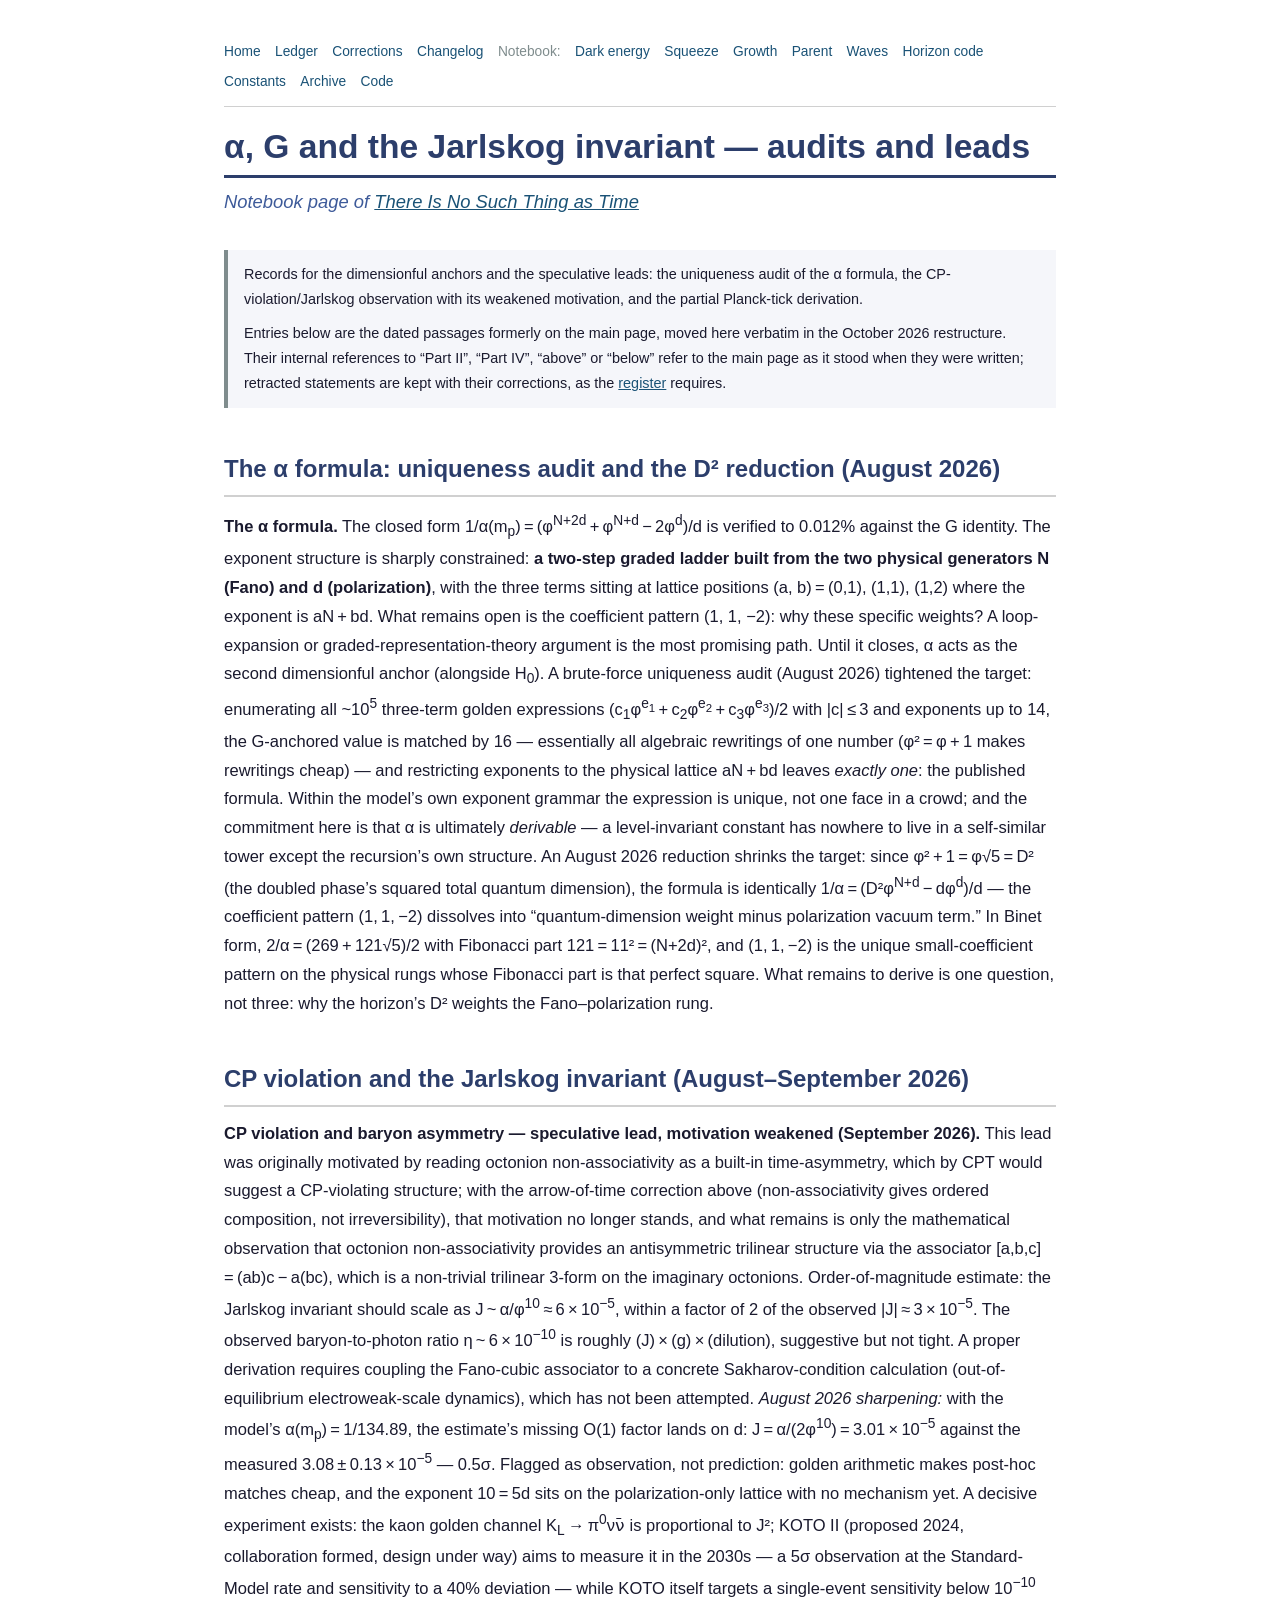
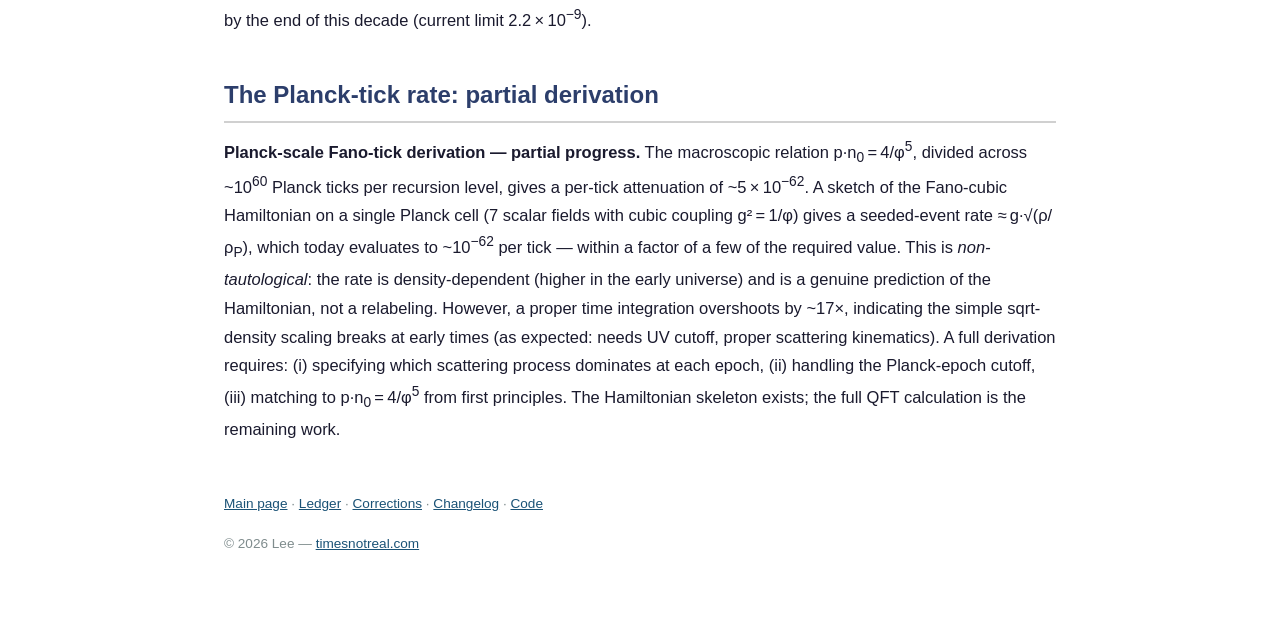
<file: notes/constants.html>
<!DOCTYPE html>
<html lang="en">
<head>
  <meta charset="UTF-8">
  <meta name="viewport" content="width=device-width, initial-scale=1.0">
  <title>α, G and the Jarlskog invariant — audits and leads &mdash; timesnotreal.com</title>
  <meta name="description" content="Notebook: the alpha-formula uniqueness audit and D^2 reduction, the CP-violation lead, and the Planck-tick rate derivation.">
  <link rel="canonical" href="https://www.timesnotreal.com/notes/constants.html">
  <link rel="stylesheet" href="../style.css">
</head>
<body>
<article>
<nav class="topnav" aria-label="Site">
  <a href="../index.html">Home</a>
  <a href="../index.html#ledger">Ledger</a>
  <a href="../index.html#register">Corrections</a>
  <a href="../changelog.html">Changelog</a>
  <span class="navlabel">Notebook:</span>
  <a href="../notes/dark-energy.html">Dark energy</a>
  <a href="../notes/squeeze.html">Squeeze</a>
  <a href="../notes/growth.html">Growth</a>
  <a href="../notes/parent.html">Parent</a>
  <a href="../notes/ringdown.html">Waves</a>
  <a href="../notes/horizon-code.html">Horizon code</a>
  <a href="../notes/constants.html">Constants</a>
  <a href="../notes/archive.html">Archive</a>
  <a href="https://github.com/acherion/timesnotreal/tree/master/code">Code</a>
</nav>
<header>
  <h1>&alpha;, G and the Jarlskog invariant &mdash; audits and leads</h1>
  <p class="tagline">Notebook page of <a href="../index.html">There Is No Such Thing as Time</a></p>
</header>
<div class="notebook-note"><p style="margin:0">Records for the dimensionful anchors and the speculative leads: the uniqueness audit of the &alpha; formula, the CP-violation/Jarlskog observation with its weakened motivation, and the partial Planck-tick derivation.</p><p style="margin:0.5rem 0 0">Entries below are the dated passages formerly on the main page, moved here verbatim in the October 2026 restructure. Their internal references to &ldquo;Part II&rdquo;, &ldquo;Part IV&rdquo;, &ldquo;above&rdquo; or &ldquo;below&rdquo; refer to the main page as it stood when they were written; retracted statements are kept with their corrections, as the <a href="../index.html#register">register</a> requires.</p></div>
<section>
<h2 id="alpha">The &alpha; formula: uniqueness audit and the D&sup2; reduction (August 2026)</h2>
<ul class="notebook">
<li><strong>The &alpha; formula.</strong> The closed form 1/&alpha;(m<sub>p</sub>)&thinsp;=&thinsp;(&phi;<sup>N+2d</sup>&thinsp;+&thinsp;&phi;<sup>N+d</sup>&thinsp;&minus;&thinsp;2&phi;<sup>d</sup>)/d is verified to 0.012% against the G identity. The exponent structure is sharply constrained: <strong>a two-step graded ladder built from the two physical generators N (Fano) and d (polarization)</strong>, with the three terms sitting at lattice positions (a, b)&thinsp;=&thinsp;(0,1), (1,1), (1,2) where the exponent is aN&thinsp;+&thinsp;bd. What remains open is the coefficient pattern (1, 1, &minus;2): why these specific weights? A loop-expansion or graded-representation-theory argument is the most promising path. Until it closes, &alpha; acts as the second dimensionful anchor (alongside H<sub>0</sub>). A brute-force uniqueness audit (August 2026) tightened the target: enumerating all ~10<sup>5</sup> three-term golden expressions (c<sub>1</sub>&phi;<sup>e<sub>1</sub></sup>&thinsp;+&thinsp;c<sub>2</sub>&phi;<sup>e<sub>2</sub></sup>&thinsp;+&thinsp;c<sub>3</sub>&phi;<sup>e<sub>3</sub></sup>)/2 with |c|&thinsp;&le;&thinsp;3 and exponents up to 14, the G-anchored value is matched by 16 &mdash; essentially all algebraic rewritings of one number (&phi;&sup2;&thinsp;=&thinsp;&phi;&thinsp;+&thinsp;1 makes rewritings cheap) &mdash; and restricting exponents to the physical lattice aN&thinsp;+&thinsp;bd leaves <em>exactly one</em>: the published formula. Within the model&rsquo;s own exponent grammar the expression is unique, not one face in a crowd; and the commitment here is that &alpha; is ultimately <em>derivable</em> &mdash; a level-invariant constant has nowhere to live in a self-similar tower except the recursion&rsquo;s own structure. An August 2026 reduction shrinks the target: since &phi;&sup2;&thinsp;+&thinsp;1&thinsp;=&thinsp;&phi;&radic;5&thinsp;=&thinsp;D&sup2; (the doubled phase&rsquo;s squared total quantum dimension), the formula is identically 1/&alpha;&thinsp;=&thinsp;(D&sup2;&phi;<sup>N+d</sup>&thinsp;&minus;&thinsp;d&phi;<sup>d</sup>)/d &mdash; the coefficient pattern (1,&thinsp;1,&thinsp;&minus;2) dissolves into &ldquo;quantum-dimension weight minus polarization vacuum term.&rdquo; In Binet form, 2/&alpha;&thinsp;=&thinsp;(269&thinsp;+&thinsp;121&radic;5)/2 with Fibonacci part 121&thinsp;=&thinsp;11&sup2;&thinsp;=&thinsp;(N+2d)&sup2;, and (1,&thinsp;1,&thinsp;&minus;2) is the unique small-coefficient pattern on the physical rungs whose Fibonacci part is that perfect square. What remains to derive is one question, not three: why the horizon&rsquo;s D&sup2; weights the Fano&ndash;polarization rung.</li>
</ul>
</section>
<section>
<h2 id="cp">CP violation and the Jarlskog invariant (August&ndash;September 2026)</h2>
<ul class="notebook">
<li><strong>CP violation and baryon asymmetry &mdash; speculative lead, motivation weakened (September 2026).</strong> This lead was originally motivated by reading octonion non-associativity as a built-in time-asymmetry, which by CPT would suggest a CP-violating structure; with the arrow-of-time correction above (non-associativity gives ordered composition, not irreversibility), that motivation no longer stands, and what remains is only the mathematical observation that octonion non-associativity provides an antisymmetric trilinear structure via the associator [a,b,c]&thinsp;=&thinsp;(ab)c&thinsp;&minus;&thinsp;a(bc), which is a non-trivial trilinear 3-form on the imaginary octonions. Order-of-magnitude estimate: the Jarlskog invariant should scale as J&thinsp;~&thinsp;&alpha;/&phi;<sup>10</sup>&thinsp;&asymp;&thinsp;6&thinsp;&times;&thinsp;10<sup>&minus;5</sup>, within a factor of 2 of the observed |J|&thinsp;&asymp;&thinsp;3&thinsp;&times;&thinsp;10<sup>&minus;5</sup>. The observed baryon-to-photon ratio &eta;&thinsp;~&thinsp;6&thinsp;&times;&thinsp;10<sup>&minus;10</sup> is roughly (J)&thinsp;&times;&thinsp;(g)&thinsp;&times;&thinsp;(dilution), suggestive but not tight. A proper derivation requires coupling the Fano-cubic associator to a concrete Sakharov-condition calculation (out-of-equilibrium electroweak-scale dynamics), which has not been attempted. <em>August 2026 sharpening:</em> with the model&rsquo;s &alpha;(m<sub>p</sub>)&thinsp;=&thinsp;1/134.89, the estimate&rsquo;s missing O(1) factor lands on d: J&thinsp;=&thinsp;&alpha;/(2&phi;<sup>10</sup>)&thinsp;=&thinsp;3.01&thinsp;&times;&thinsp;10<sup>&minus;5</sup> against the measured 3.08&thinsp;&plusmn;&thinsp;0.13&thinsp;&times;&thinsp;10<sup>&minus;5</sup> &mdash; 0.5&sigma;. Flagged as observation, not prediction: golden arithmetic makes post-hoc matches cheap, and the exponent 10&thinsp;=&thinsp;5d sits on the polarization-only lattice with no mechanism yet. A decisive experiment exists: the kaon golden channel K<sub>L</sub>&thinsp;&rarr;&thinsp;&pi;<sup>0</sup>&nu;&nu;&#772; is proportional to J&sup2;; KOTO II (proposed 2024, collaboration formed, design under way) aims to measure it in the 2030s &mdash; a 5&sigma; observation at the Standard-Model rate and sensitivity to a 40% deviation &mdash; while KOTO itself targets a single-event sensitivity below 10<sup>&minus;10</sup> by the end of this decade (current limit 2.2&thinsp;&times;&thinsp;10<sup>&minus;9</sup>).</li>
</ul>
</section>
<section>
<h2 id="tick">The Planck-tick rate: partial derivation</h2>
<ul class="notebook">
<li><strong>Planck-scale Fano-tick derivation &mdash; partial progress.</strong> The macroscopic relation p&middot;n<sub>0</sub>&thinsp;=&thinsp;4/&phi;<sup>5</sup>, divided across ~10<sup>60</sup> Planck ticks per recursion level, gives a per-tick attenuation of ~5&thinsp;&times;&thinsp;10<sup>&minus;62</sup>. A sketch of the Fano-cubic Hamiltonian on a single Planck cell (7 scalar fields with cubic coupling g&sup2;&thinsp;=&thinsp;1/&phi;) gives a seeded-event rate &asymp;&thinsp;g&middot;&radic;(&rho;/&rho;<sub>P</sub>), which today evaluates to ~10<sup>&minus;62</sup> per tick &mdash; within a factor of a few of the required value. This is <em>non-tautological</em>: the rate is density-dependent (higher in the early universe) and is a genuine prediction of the Hamiltonian, not a relabeling. However, a proper time integration overshoots by ~17&times;, indicating the simple sqrt-density scaling breaks at early times (as expected: needs UV cutoff, proper scattering kinematics). A full derivation requires: (i) specifying which scattering process dominates at each epoch, (ii) handling the Planck-epoch cutoff, (iii) matching to p&middot;n<sub>0</sub>&thinsp;=&thinsp;4/&phi;<sup>5</sup> from first principles. The Hamiltonian skeleton exists; the full QFT calculation is the remaining work.</li>
</ul>
</section>
<footer style="color: var(--muted); font-size: 0.85rem; margin-top: 3rem;">
  <p><a href="../index.html">Main page</a> &middot; <a href="../index.html#ledger">Ledger</a> &middot; <a href="../index.html#register">Corrections</a> &middot; <a href="../changelog.html">Changelog</a> &middot; <a href="https://github.com/acherion/timesnotreal/tree/master/code">Code</a></p>
  <p>&copy; 2026 Lee &mdash; <a href="https://www.timesnotreal.com/">timesnotreal.com</a></p>
</footer>
</article>
</body>
</html>
</file>
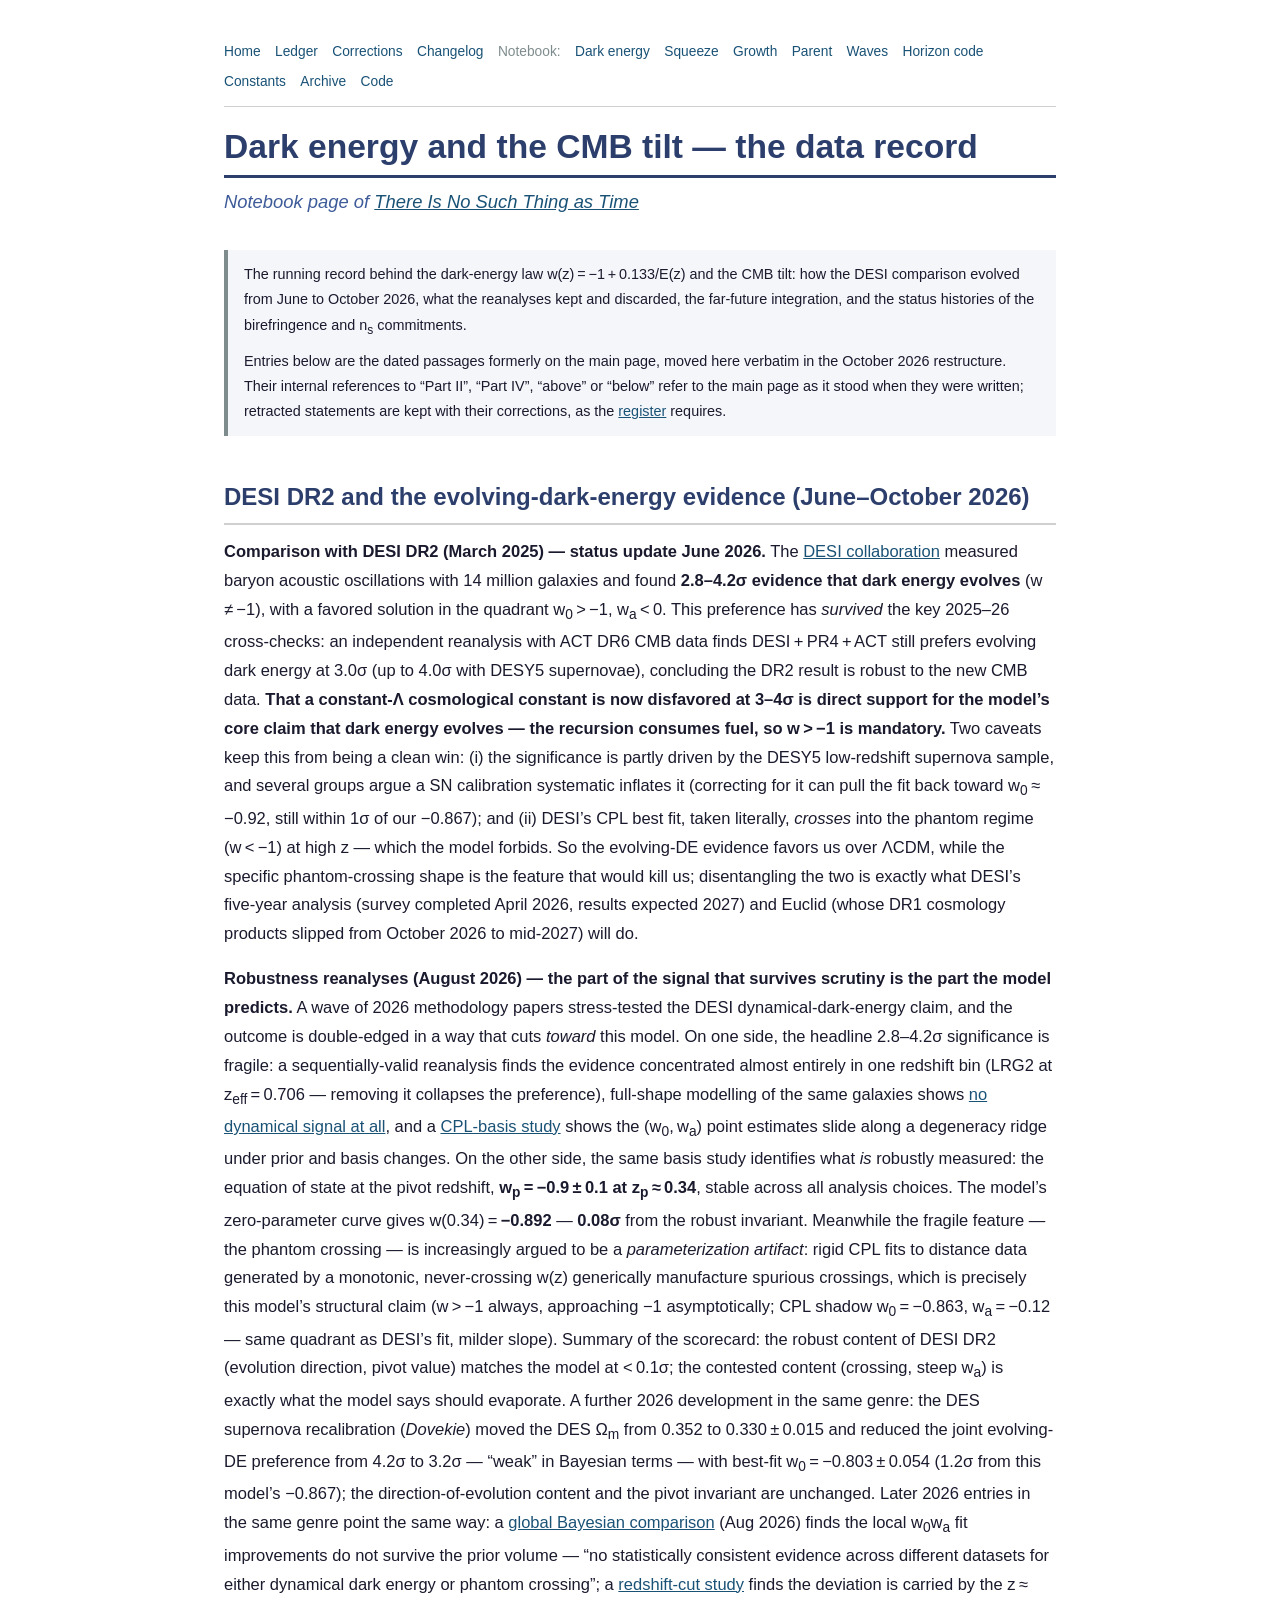
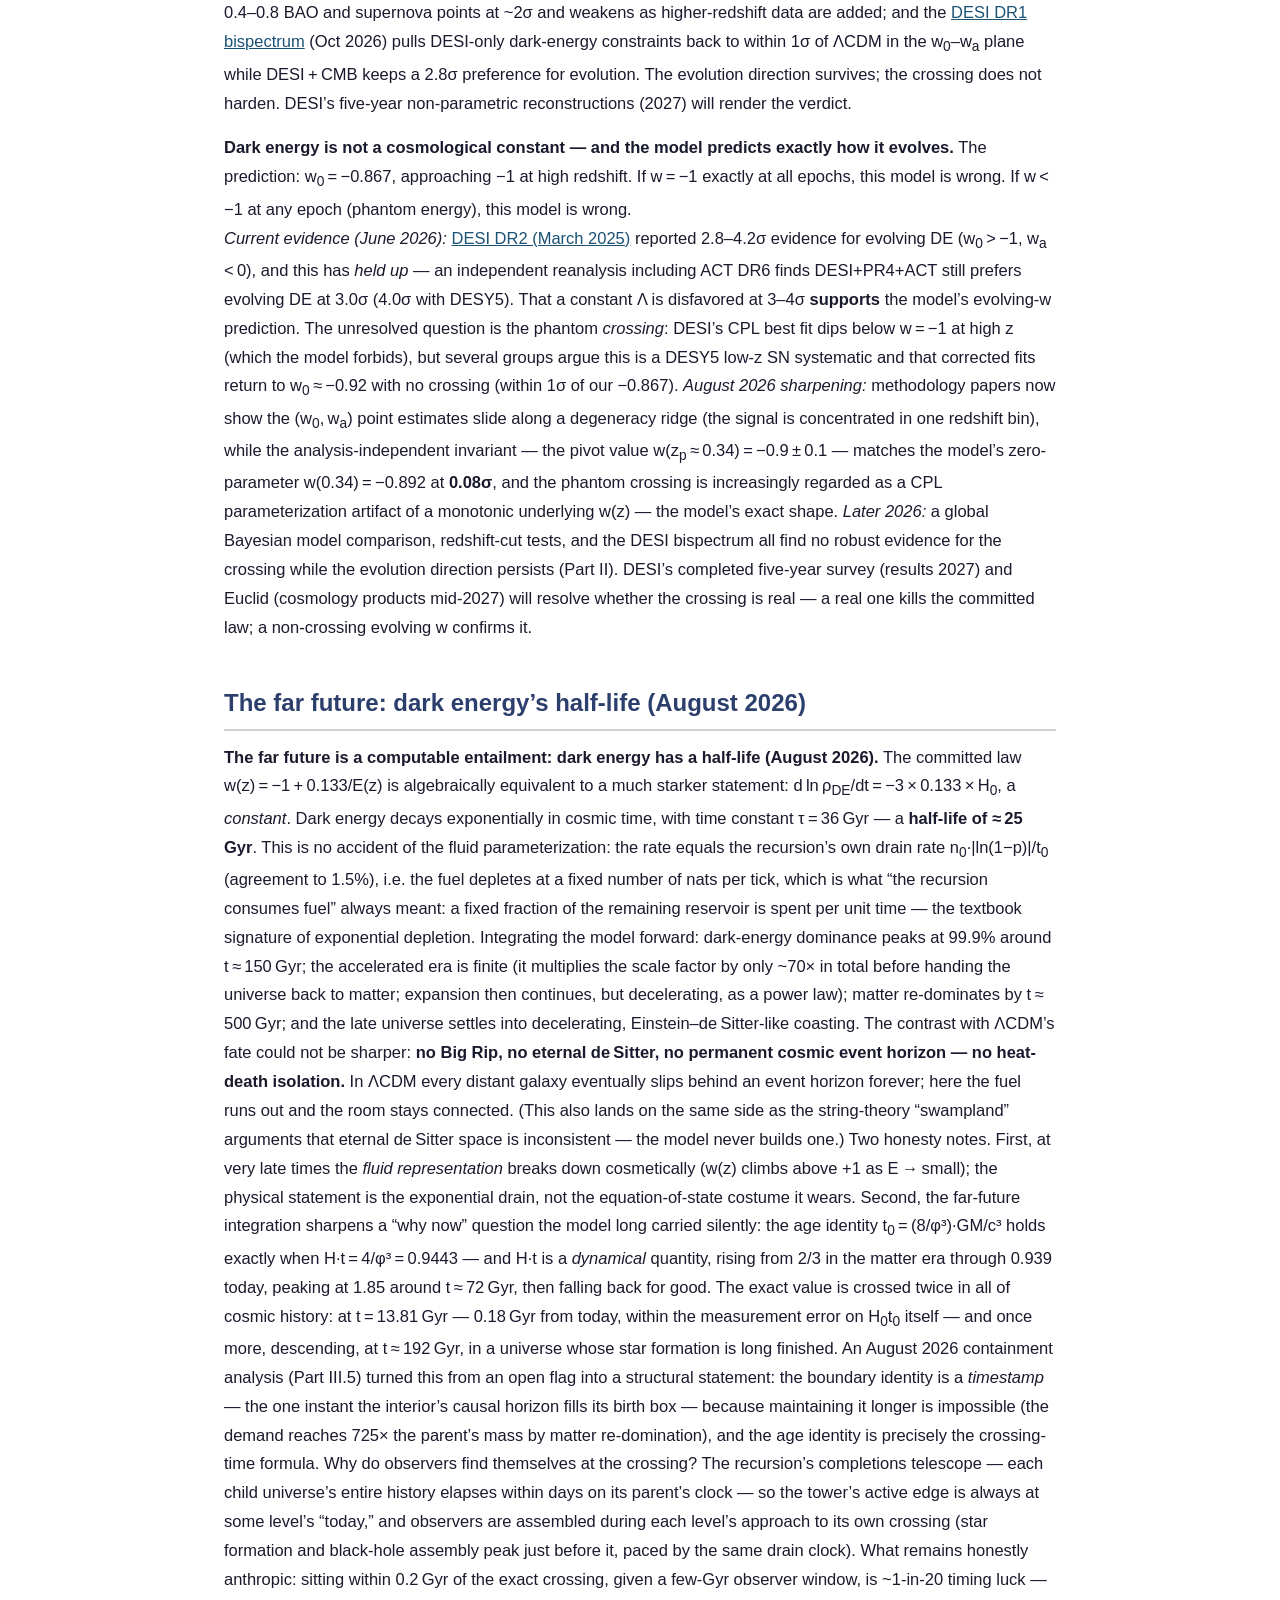
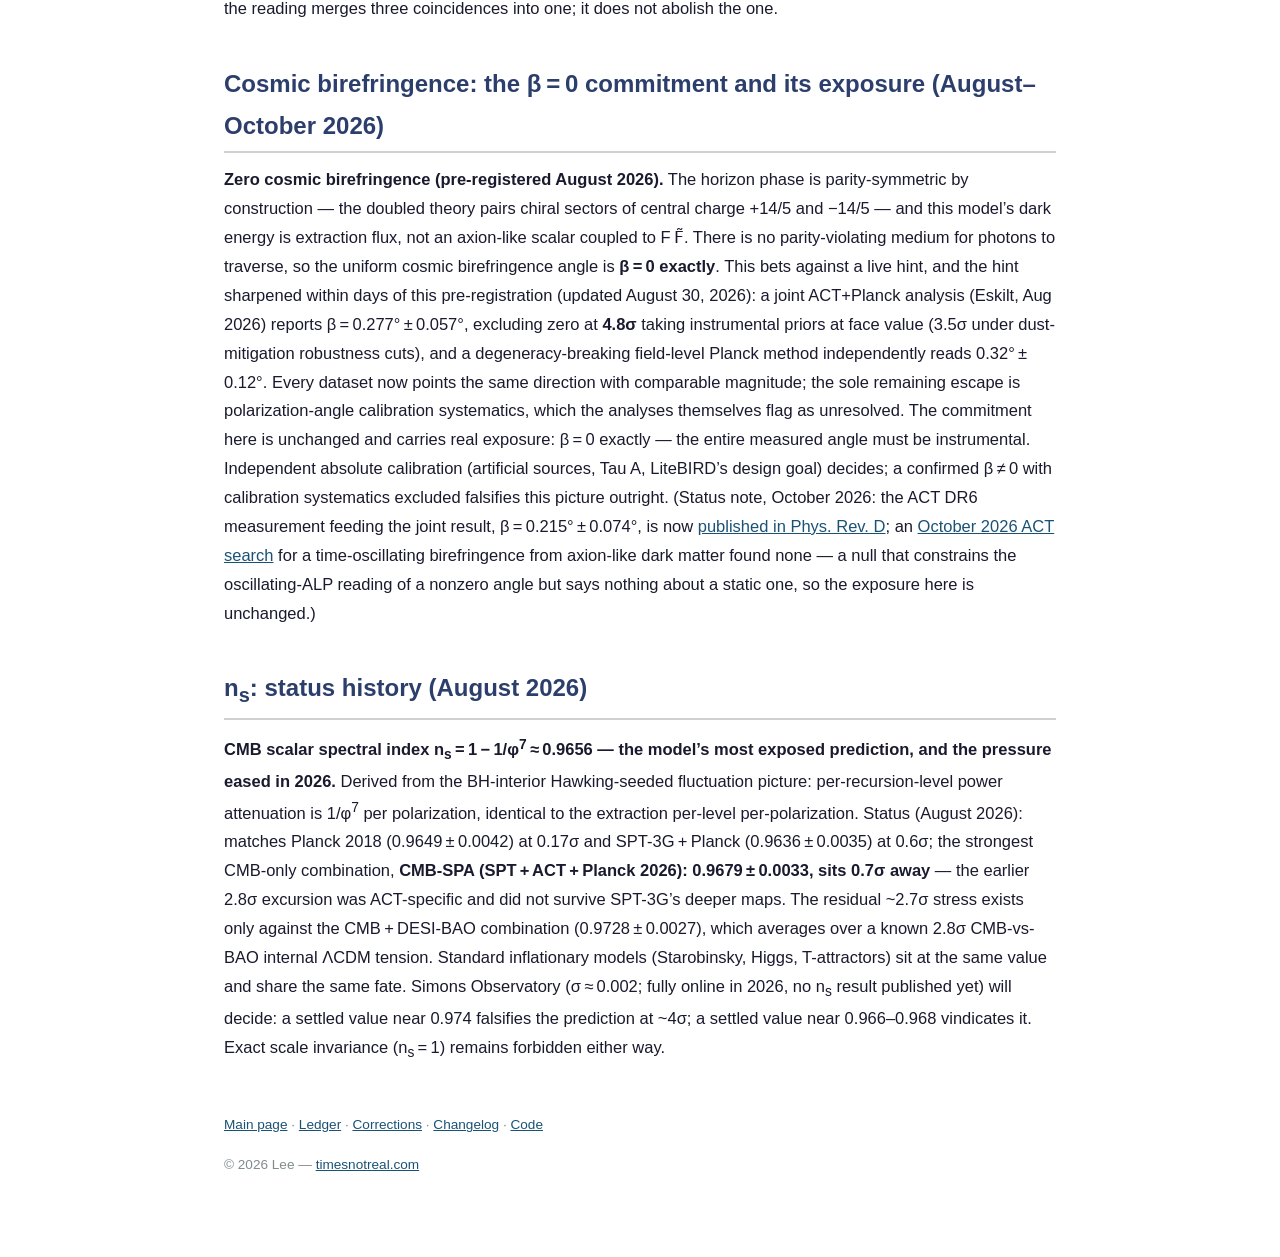
<file: notes/dark-energy.html>
<!DOCTYPE html>
<html lang="en">
<head>
  <meta charset="UTF-8">
  <meta name="viewport" content="width=device-width, initial-scale=1.0">
  <title>Dark energy and the CMB tilt — the data record &mdash; timesnotreal.com</title>
  <meta name="description" content="Notebook: DESI DR2 comparison, the 2026 robustness reanalyses, the far-future entailment, birefringence and n_s status records for the recursive dark-energy law.">
  <link rel="canonical" href="https://www.timesnotreal.com/notes/dark-energy.html">
  <link rel="stylesheet" href="../style.css">
</head>
<body>
<article>
<nav class="topnav" aria-label="Site">
  <a href="../index.html">Home</a>
  <a href="../index.html#ledger">Ledger</a>
  <a href="../index.html#register">Corrections</a>
  <a href="../changelog.html">Changelog</a>
  <span class="navlabel">Notebook:</span>
  <a href="../notes/dark-energy.html">Dark energy</a>
  <a href="../notes/squeeze.html">Squeeze</a>
  <a href="../notes/growth.html">Growth</a>
  <a href="../notes/parent.html">Parent</a>
  <a href="../notes/ringdown.html">Waves</a>
  <a href="../notes/horizon-code.html">Horizon code</a>
  <a href="../notes/constants.html">Constants</a>
  <a href="../notes/archive.html">Archive</a>
  <a href="https://github.com/acherion/timesnotreal/tree/master/code">Code</a>
</nav>
<header>
  <h1>Dark energy and the CMB tilt &mdash; the data record</h1>
  <p class="tagline">Notebook page of <a href="../index.html">There Is No Such Thing as Time</a></p>
</header>
<div class="notebook-note"><p style="margin:0">The running record behind the dark-energy law w(z)&thinsp;=&thinsp;&minus;1&thinsp;+&thinsp;0.133/E(z) and the CMB tilt: how the DESI comparison evolved from June to October 2026, what the reanalyses kept and discarded, the far-future integration, and the status histories of the birefringence and n<sub>s</sub> commitments.</p><p style="margin:0.5rem 0 0">Entries below are the dated passages formerly on the main page, moved here verbatim in the October 2026 restructure. Their internal references to &ldquo;Part II&rdquo;, &ldquo;Part IV&rdquo;, &ldquo;above&rdquo; or &ldquo;below&rdquo; refer to the main page as it stood when they were written; retracted statements are kept with their corrections, as the <a href="../index.html#register">register</a> requires.</p></div>
<section>
<h2 id="desi">DESI DR2 and the evolving-dark-energy evidence (June&ndash;October 2026)</h2>
<p><strong>Comparison with DESI DR2 (March 2025) &mdash; status update June 2026.</strong> The <a href="https://arxiv.org/abs/2503.14738">DESI collaboration</a> measured baryon acoustic oscillations with 14 million galaxies and found <strong>2.8&ndash;4.2&sigma; evidence that dark energy evolves</strong> (w&thinsp;&ne;&thinsp;&minus;1), with a favored solution in the quadrant w<sub>0</sub>&thinsp;&gt;&thinsp;&minus;1, w<sub>a</sub>&thinsp;&lt;&thinsp;0. This preference has <em>survived</em> the key 2025&ndash;26 cross-checks: an independent reanalysis with ACT DR6 CMB data finds DESI&thinsp;+&thinsp;PR4&thinsp;+&thinsp;ACT still prefers evolving dark energy at 3.0&sigma; (up to 4.0&sigma; with DESY5 supernovae), concluding the DR2 result is robust to the new CMB data. <strong>That a constant-&Lambda; cosmological constant is now disfavored at 3&ndash;4&sigma; is direct support for the model&rsquo;s core claim that dark energy evolves &mdash; the recursion consumes fuel, so w&thinsp;&gt;&thinsp;&minus;1 is mandatory.</strong> Two caveats keep this from being a clean win: (i) the significance is partly driven by the DESY5 low-redshift supernova sample, and several groups argue a SN calibration systematic inflates it (correcting for it can pull the fit back toward w<sub>0</sub>&thinsp;&asymp;&thinsp;&minus;0.92, still within 1&sigma; of our &minus;0.867); and (ii) DESI&rsquo;s CPL best fit, taken literally, <em>crosses</em> into the phantom regime (w&thinsp;&lt;&thinsp;&minus;1) at high z &mdash; which the model forbids. So the evolving-DE evidence favors us over &Lambda;CDM, while the specific phantom-crossing shape is the feature that would kill us; disentangling the two is exactly what DESI&rsquo;s five-year analysis (survey completed April 2026, results expected 2027) and Euclid (whose DR1 cosmology products slipped from October 2026 to mid-2027) will do.</p>
<p><strong>Robustness reanalyses (August 2026) &mdash; the part of the signal that survives scrutiny is the part the model predicts.</strong> A wave of 2026 methodology papers stress-tested the DESI dynamical-dark-energy claim, and the outcome is double-edged in a way that cuts <em>toward</em> this model. On one side, the headline 2.8&ndash;4.2&sigma; significance is fragile: a sequentially-valid reanalysis finds the evidence concentrated almost entirely in one redshift bin (LRG2 at z<sub>eff</sub>&thinsp;=&thinsp;0.706 &mdash; removing it collapses the preference), full-shape modelling of the same galaxies shows <a href="https://doi.org/10.3390/galaxies13060133">no dynamical signal at all</a>, and a <a href="https://doi.org/10.1140/epjc/s10052-026-15431-7">CPL-basis study</a> shows the (w<sub>0</sub>,&thinsp;w<sub>a</sub>) point estimates slide along a degeneracy ridge under prior and basis changes. On the other side, the same basis study identifies what <em>is</em> robustly measured: the equation of state at the pivot redshift, <strong>w<sub>p</sub>&thinsp;=&thinsp;&minus;0.9&thinsp;&plusmn;&thinsp;0.1 at z<sub>p</sub>&thinsp;&asymp;&thinsp;0.34</strong>, stable across all analysis choices. The model&rsquo;s zero-parameter curve gives w(0.34)&thinsp;=&thinsp;<strong>&minus;0.892</strong> &mdash; <strong>0.08&sigma;</strong> from the robust invariant. Meanwhile the fragile feature &mdash; the phantom crossing &mdash; is increasingly argued to be a <em>parameterization artifact</em>: rigid CPL fits to distance data generated by a monotonic, never-crossing w(z) generically manufacture spurious crossings, which is precisely this model&rsquo;s structural claim (w&thinsp;&gt;&thinsp;&minus;1 always, approaching &minus;1 asymptotically; CPL shadow w<sub>0</sub>&thinsp;=&thinsp;&minus;0.863, w<sub>a</sub>&thinsp;=&thinsp;&minus;0.12 &mdash; same quadrant as DESI&rsquo;s fit, milder slope). Summary of the scorecard: the robust content of DESI DR2 (evolution direction, pivot value) matches the model at &lt;&thinsp;0.1&sigma;; the contested content (crossing, steep w<sub>a</sub>) is exactly what the model says should evaporate. A further 2026 development in the same genre: the DES supernova recalibration (<em>Dovekie</em>) moved the DES &Omega;<sub>m</sub> from 0.352 to 0.330&thinsp;&plusmn;&thinsp;0.015 and reduced the joint evolving-DE preference from 4.2&sigma; to 3.2&sigma; &mdash; &ldquo;weak&rdquo; in Bayesian terms &mdash; with best-fit w<sub>0</sub>&thinsp;=&thinsp;&minus;0.803&thinsp;&plusmn;&thinsp;0.054 (1.2&sigma; from this model&rsquo;s &minus;0.867); the direction-of-evolution content and the pivot invariant are unchanged. Later 2026 entries in the same genre point the same way: a <a href="https://arxiv.org/abs/2605.13546">global Bayesian comparison</a> (Aug 2026) finds the local w<sub>0</sub>w<sub>a</sub> fit improvements do not survive the prior volume &mdash; &ldquo;no statistically consistent evidence across different datasets for either dynamical dark energy or phantom crossing&rdquo;; a <a href="https://doi.org/10.1140/epjc/s10052-026-16187-w">redshift-cut study</a> finds the deviation is carried by the z&thinsp;&asymp;&thinsp;0.4&ndash;0.8 BAO and supernova points at ~2&sigma; and weakens as higher-redshift data are added; and the <a href="https://arxiv.org/abs/2606.23936">DESI DR1 bispectrum</a> (Oct 2026) pulls DESI-only dark-energy constraints back to within 1&sigma; of &Lambda;CDM in the w<sub>0</sub>&ndash;w<sub>a</sub> plane while DESI&thinsp;+&thinsp;CMB keeps a 2.8&sigma; preference for evolution. The evolution direction survives; the crossing does not harden. DESI&rsquo;s five-year non-parametric reconstructions (2027) will render the verdict.</p>
<ul class="notebook">
<li><strong>Dark energy is not a cosmological constant &mdash; and the model predicts exactly how it evolves.</strong> The prediction: w<sub>0</sub>&thinsp;=&thinsp;&minus;0.867, approaching &minus;1 at high redshift. If w&thinsp;=&thinsp;&minus;1 exactly at all epochs, this model is wrong. If w&thinsp;&lt;&thinsp;&minus;1 at any epoch (phantom energy), this model is wrong.<br>
    <em>Current evidence (June 2026):</em> <a href="https://arxiv.org/abs/2503.14738">DESI DR2 (March 2025)</a> reported 2.8&ndash;4.2&sigma; evidence for evolving DE (w<sub>0</sub>&thinsp;&gt;&thinsp;&minus;1, w<sub>a</sub>&thinsp;&lt;&thinsp;0), and this has <em>held up</em> &mdash; an independent reanalysis including ACT DR6 finds DESI+PR4+ACT still prefers evolving DE at 3.0&sigma; (4.0&sigma; with DESY5). That a constant &Lambda; is disfavored at 3&ndash;4&sigma; <strong>supports</strong> the model&rsquo;s evolving-w prediction. The unresolved question is the phantom <em>crossing</em>: DESI&rsquo;s CPL best fit dips below w&thinsp;=&thinsp;&minus;1 at high z (which the model forbids), but several groups argue this is a DESY5 low-z SN systematic and that corrected fits return to w<sub>0</sub>&thinsp;&asymp;&thinsp;&minus;0.92 with no crossing (within 1&sigma; of our &minus;0.867). <em>August 2026 sharpening:</em> methodology papers now show the (w<sub>0</sub>,&thinsp;w<sub>a</sub>) point estimates slide along a degeneracy ridge (the signal is concentrated in one redshift bin), while the analysis-independent invariant &mdash; the pivot value w(z<sub>p</sub>&thinsp;&asymp;&thinsp;0.34)&thinsp;=&thinsp;&minus;0.9&thinsp;&plusmn;&thinsp;0.1 &mdash; matches the model&rsquo;s zero-parameter w(0.34)&thinsp;=&thinsp;&minus;0.892 at <strong>0.08&sigma;</strong>, and the phantom crossing is increasingly regarded as a CPL parameterization artifact of a monotonic underlying w(z) &mdash; the model&rsquo;s exact shape. <em>Later 2026:</em> a global Bayesian model comparison, redshift-cut tests, and the DESI bispectrum all find no robust evidence for the crossing while the evolution direction persists (Part II). DESI&rsquo;s completed five-year survey (results 2027) and Euclid (cosmology products mid-2027) will resolve whether the crossing is real &mdash; a real one kills the committed law; a non-crossing evolving w confirms it.</li>
</ul>
</section>
<section>
<h2 id="future">The far future: dark energy&rsquo;s half-life (August 2026)</h2>
<p><strong>The far future is a computable entailment: dark energy has a half-life (August 2026).</strong> The committed law w(z)&thinsp;=&thinsp;&minus;1&thinsp;+&thinsp;0.133/E(z) is algebraically equivalent to a much starker statement: d&thinsp;ln&thinsp;&rho;<sub>DE</sub>/dt&thinsp;=&thinsp;&minus;3&thinsp;&times;&thinsp;0.133&thinsp;&times;&thinsp;H<sub>0</sub>, a <em>constant</em>. Dark energy decays exponentially in cosmic time, with time constant &tau;&thinsp;=&thinsp;36&thinsp;Gyr &mdash; a <strong>half-life of &asymp;&thinsp;25&thinsp;Gyr</strong>. This is no accident of the fluid parameterization: the rate equals the recursion&rsquo;s own drain rate n<sub>0</sub>&middot;|ln(1&minus;p)|/t<sub>0</sub> (agreement to 1.5%), i.e. the fuel depletes at a fixed number of nats per tick, which is what &ldquo;the recursion consumes fuel&rdquo; always meant: a fixed fraction of the remaining reservoir is spent per unit time &mdash; the textbook signature of exponential depletion. Integrating the model forward: dark-energy dominance peaks at 99.9% around t&thinsp;&asymp;&thinsp;150&thinsp;Gyr; the accelerated era is finite (it multiplies the scale factor by only ~70&times; in total before handing the universe back to matter; expansion then continues, but decelerating, as a power law); matter re-dominates by t&thinsp;&asymp;&thinsp;500&thinsp;Gyr; and the late universe settles into decelerating, Einstein&ndash;de&thinsp;Sitter-like coasting. The contrast with &Lambda;CDM&rsquo;s fate could not be sharper: <strong>no Big Rip, no eternal de&thinsp;Sitter, no permanent cosmic event horizon &mdash; no heat-death isolation.</strong> In &Lambda;CDM every distant galaxy eventually slips behind an event horizon forever; here the fuel runs out and the room stays connected. (This also lands on the same side as the string-theory &ldquo;swampland&rdquo; arguments that eternal de&thinsp;Sitter space is inconsistent &mdash; the model never builds one.) Two honesty notes. First, at very late times the <em>fluid representation</em> breaks down cosmetically (w(z) climbs above +1 as E&thinsp;&rarr;&thinsp;small); the physical statement is the exponential drain, not the equation-of-state costume it wears. Second, the far-future integration sharpens a &ldquo;why now&rdquo; question the model long carried silently: the age identity t<sub>0</sub>&thinsp;=&thinsp;(8/&phi;&sup3;)&middot;GM/c&sup3; holds exactly when H&middot;t&thinsp;=&thinsp;4/&phi;&sup3;&thinsp;=&thinsp;0.9443 &mdash; and H&middot;t is a <em>dynamical</em> quantity, rising from 2/3 in the matter era through 0.939 today, peaking at 1.85 around t&thinsp;&asymp;&thinsp;72&thinsp;Gyr, then falling back for good. The exact value is crossed twice in all of cosmic history: at t&thinsp;=&thinsp;13.81&thinsp;Gyr &mdash; 0.18&thinsp;Gyr from today, within the measurement error on H<sub>0</sub>t<sub>0</sub> itself &mdash; and once more, descending, at t&thinsp;&asymp;&thinsp;192&thinsp;Gyr, in a universe whose star formation is long finished. An August 2026 containment analysis (Part III.5) turned this from an open flag into a structural statement: the boundary identity is a <em>timestamp</em> &mdash; the one instant the interior&rsquo;s causal horizon fills its birth box &mdash; because maintaining it longer is impossible (the demand reaches 725&times; the parent&rsquo;s mass by matter re-domination), and the age identity is precisely the crossing-time formula. Why do observers find themselves at the crossing? The recursion&rsquo;s completions telescope &mdash; each child universe&rsquo;s entire history elapses within days on its parent&rsquo;s clock &mdash; so the tower&rsquo;s active edge is always at some level&rsquo;s &ldquo;today,&rdquo; and observers are assembled during each level&rsquo;s approach to its own crossing (star formation and black-hole assembly peak just before it, paced by the same drain clock). What remains honestly anthropic: sitting within 0.2&thinsp;Gyr of the exact crossing, given a few-Gyr observer window, is ~1-in-20 timing luck &mdash; the reading merges three coincidences into one; it does not abolish the one.</p>
</section>
<section>
<h2 id="birefringence">Cosmic birefringence: the &beta;&thinsp;=&thinsp;0 commitment and its exposure (August&ndash;October 2026)</h2>
<ul class="notebook">
<li><strong>Zero cosmic birefringence (pre-registered August 2026).</strong> The horizon phase is parity-symmetric by construction &mdash; the doubled theory pairs chiral sectors of central charge +14/5 and &minus;14/5 &mdash; and this model&rsquo;s dark energy is extraction flux, not an axion-like scalar coupled to F&thinsp;F&#771;. There is no parity-violating medium for photons to traverse, so the uniform cosmic birefringence angle is <strong>&beta;&thinsp;=&thinsp;0 exactly</strong>. This bets against a live hint, and the hint sharpened within days of this pre-registration (updated August 30, 2026): a joint ACT+Planck analysis (Eskilt, Aug 2026) reports &beta;&thinsp;=&thinsp;0.277&deg;&thinsp;&plusmn;&thinsp;0.057&deg;, excluding zero at <strong>4.8&sigma;</strong> taking instrumental priors at face value (3.5&sigma; under dust-mitigation robustness cuts), and a degeneracy-breaking field-level Planck method independently reads 0.32&deg;&thinsp;&plusmn;&thinsp;0.12&deg;. Every dataset now points the same direction with comparable magnitude; the sole remaining escape is polarization-angle calibration systematics, which the analyses themselves flag as unresolved. The commitment here is unchanged and carries real exposure: &beta;&thinsp;=&thinsp;0 exactly &mdash; the entire measured angle must be instrumental. Independent absolute calibration (artificial sources, Tau A, LiteBIRD&rsquo;s design goal) decides; a confirmed &beta;&thinsp;&ne;&thinsp;0 with calibration systematics excluded falsifies this picture outright. (Status note, October 2026: the ACT DR6 measurement feeding the joint result, &beta;&thinsp;=&thinsp;0.215&deg;&thinsp;&plusmn;&thinsp;0.074&deg;, is now <a href="https://doi.org/10.1103/pbc3-t52s">published in Phys. Rev. D</a>; an <a href="https://arxiv.org/abs/2610.19049">October 2026 ACT search</a> for a time-oscillating birefringence from axion-like dark matter found none &mdash; a null that constrains the oscillating-ALP reading of a nonzero angle but says nothing about a static one, so the exposure here is unchanged.)</li>
</ul>
</section>
<section>
<h2 id="ns">n<sub>s</sub>: status history (August 2026)</h2>
<ul class="notebook">
<li><strong>CMB scalar spectral index n<sub>s</sub>&thinsp;=&thinsp;1&thinsp;&minus;&thinsp;1/&phi;<sup>7</sup>&thinsp;&asymp;&thinsp;0.9656 &mdash; the model&rsquo;s most exposed prediction, and the pressure eased in 2026.</strong> Derived from the BH-interior Hawking-seeded fluctuation picture: per-recursion-level power attenuation is 1/&phi;<sup>7</sup> per polarization, identical to the extraction per-level per-polarization. Status (August 2026): matches Planck 2018 (0.9649&thinsp;&plusmn;&thinsp;0.0042) at 0.17&sigma; and SPT-3G&thinsp;+&thinsp;Planck (0.9636&thinsp;&plusmn;&thinsp;0.0035) at 0.6&sigma;; the strongest CMB-only combination, <strong>CMB-SPA (SPT&thinsp;+&thinsp;ACT&thinsp;+&thinsp;Planck 2026): 0.9679&thinsp;&plusmn;&thinsp;0.0033, sits 0.7&sigma; away</strong> &mdash; the earlier 2.8&sigma; excursion was ACT-specific and did not survive SPT-3G&rsquo;s deeper maps. The residual ~2.7&sigma; stress exists only against the CMB&thinsp;+&thinsp;DESI-BAO combination (0.9728&thinsp;&plusmn;&thinsp;0.0027), which averages over a known 2.8&sigma; CMB-vs-BAO internal &Lambda;CDM tension. Standard inflationary models (Starobinsky, Higgs, T-attractors) sit at the same value and share the same fate. Simons Observatory (&sigma;&thinsp;&asymp;&thinsp;0.002; fully online in 2026, no n<sub>s</sub> result published yet) will decide: a settled value near 0.974 falsifies the prediction at ~4&sigma;; a settled value near 0.966&ndash;0.968 vindicates it. Exact scale invariance (n<sub>s</sub>&thinsp;=&thinsp;1) remains forbidden either way.</li>
</ul>
</section>
<footer style="color: var(--muted); font-size: 0.85rem; margin-top: 3rem;">
  <p><a href="../index.html">Main page</a> &middot; <a href="../index.html#ledger">Ledger</a> &middot; <a href="../index.html#register">Corrections</a> &middot; <a href="../changelog.html">Changelog</a> &middot; <a href="https://github.com/acherion/timesnotreal/tree/master/code">Code</a></p>
  <p>&copy; 2026 Lee &mdash; <a href="https://www.timesnotreal.com/">timesnotreal.com</a></p>
</footer>
</article>
</body>
</html>
</file>
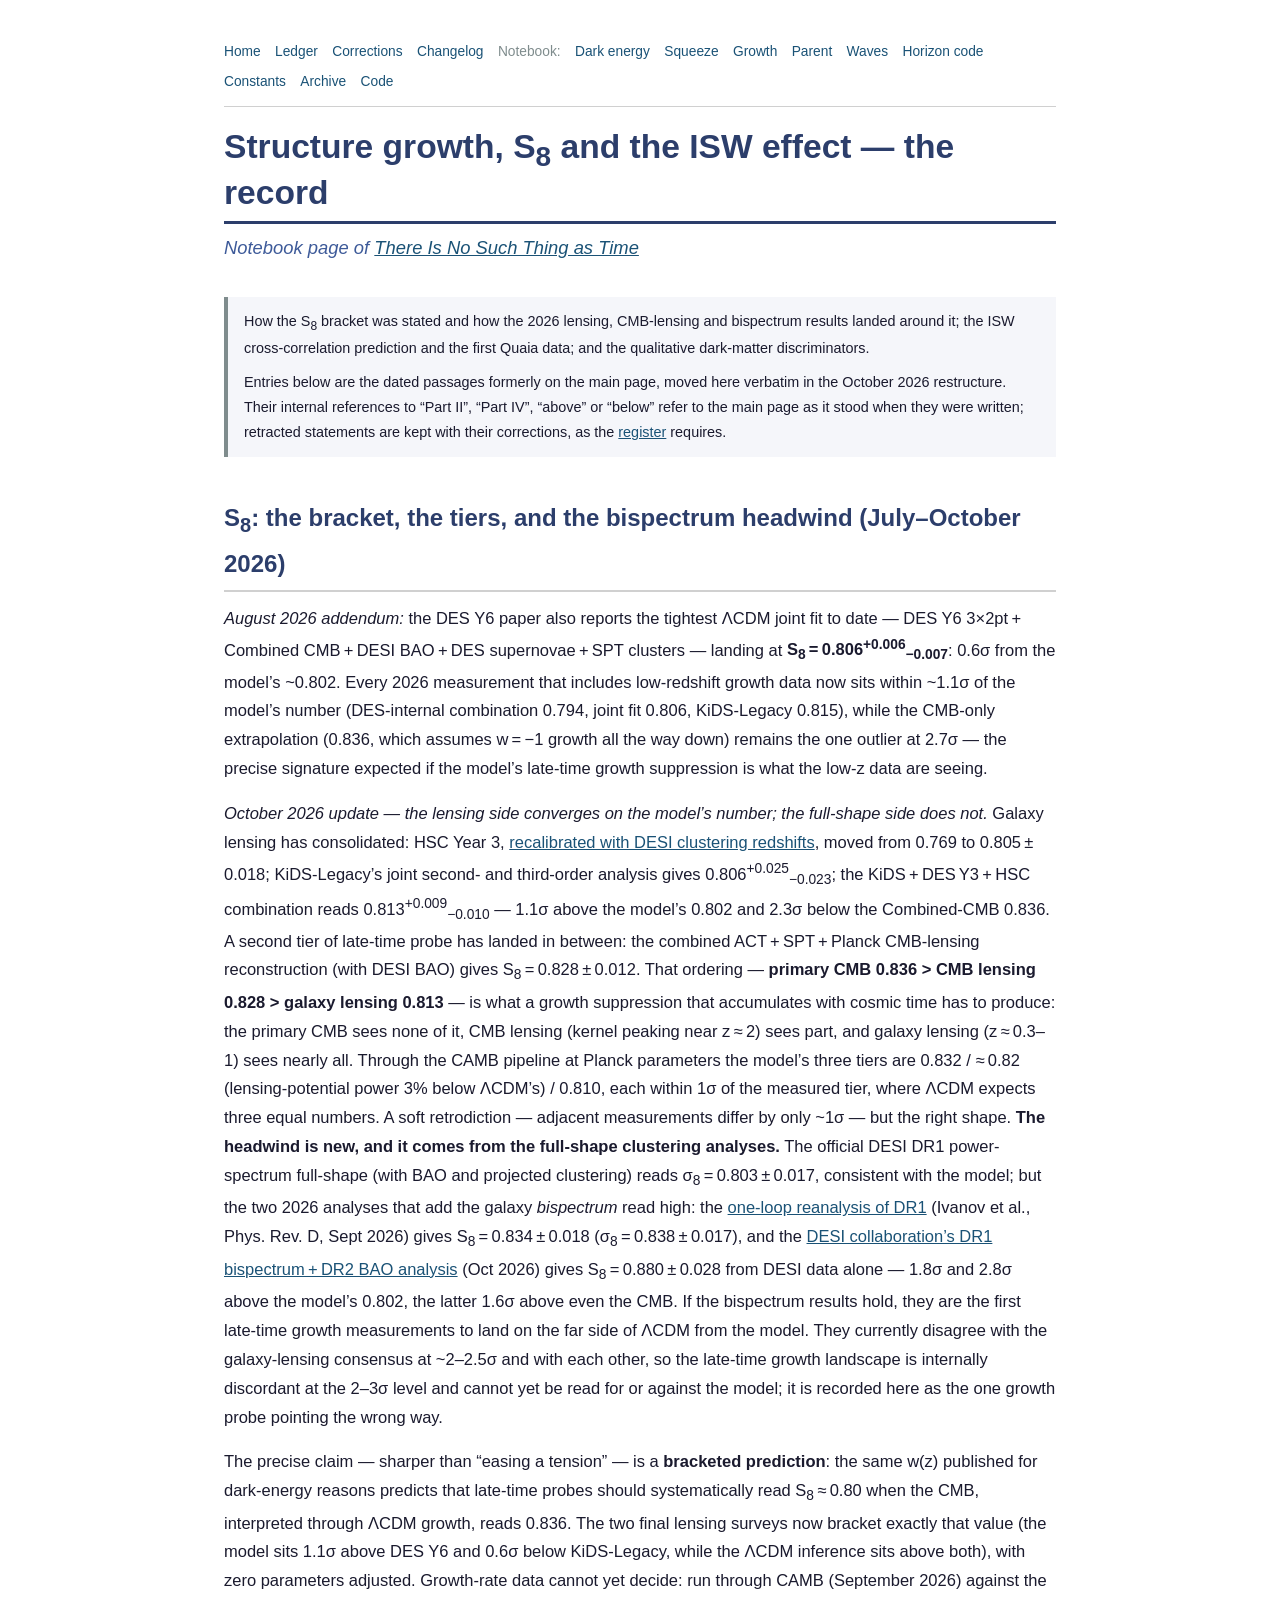
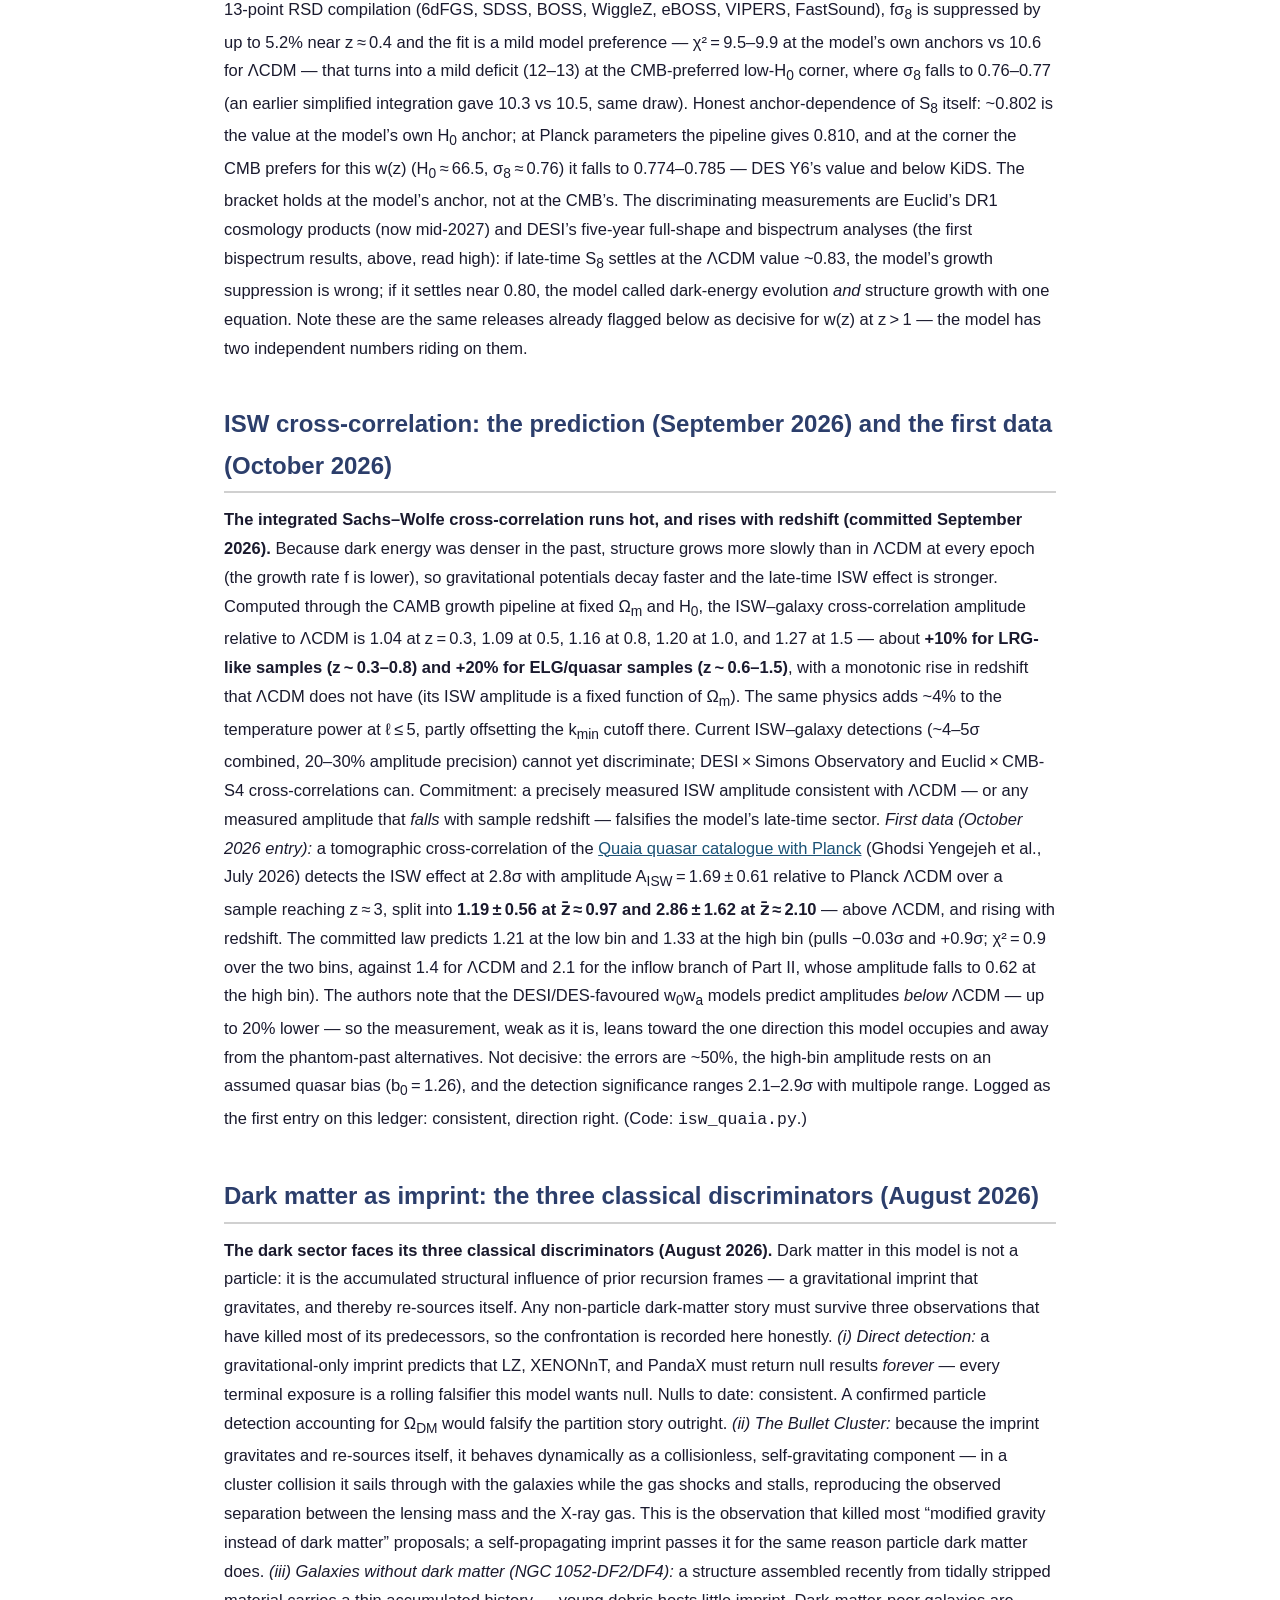
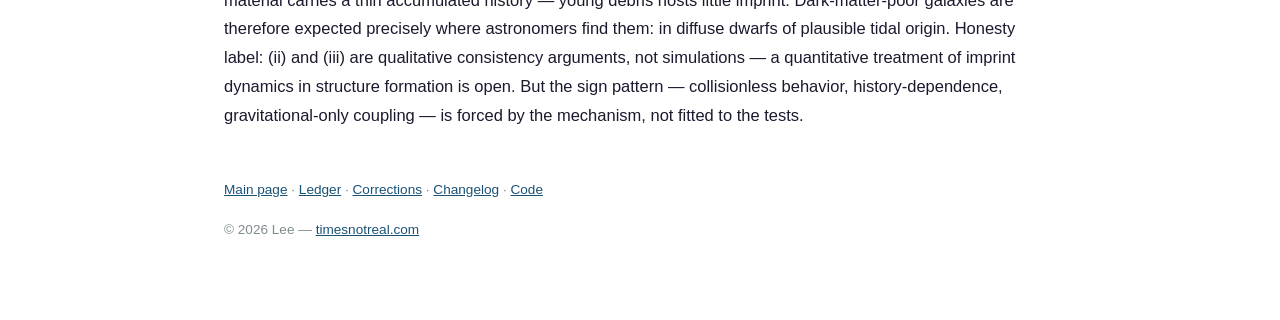
<file: notes/growth.html>
<!DOCTYPE html>
<html lang="en">
<head>
  <meta charset="UTF-8">
  <meta name="viewport" content="width=device-width, initial-scale=1.0">
  <title>Structure growth, S 8 and the ISW effect — the record &mdash; timesnotreal.com</title>
  <meta name="description" content="Notebook: S8 bracket history, probe-tier ordering, the bispectrum headwind, ISW cross-correlation prediction and first data, and the dark-matter-as-imprint discriminators.">
  <link rel="canonical" href="https://www.timesnotreal.com/notes/growth.html">
  <link rel="stylesheet" href="../style.css">
</head>
<body>
<article>
<nav class="topnav" aria-label="Site">
  <a href="../index.html">Home</a>
  <a href="../index.html#ledger">Ledger</a>
  <a href="../index.html#register">Corrections</a>
  <a href="../changelog.html">Changelog</a>
  <span class="navlabel">Notebook:</span>
  <a href="../notes/dark-energy.html">Dark energy</a>
  <a href="../notes/squeeze.html">Squeeze</a>
  <a href="../notes/growth.html">Growth</a>
  <a href="../notes/parent.html">Parent</a>
  <a href="../notes/ringdown.html">Waves</a>
  <a href="../notes/horizon-code.html">Horizon code</a>
  <a href="../notes/constants.html">Constants</a>
  <a href="../notes/archive.html">Archive</a>
  <a href="https://github.com/acherion/timesnotreal/tree/master/code">Code</a>
</nav>
<header>
  <h1>Structure growth, S<sub>8</sub> and the ISW effect &mdash; the record</h1>
  <p class="tagline">Notebook page of <a href="../index.html">There Is No Such Thing as Time</a></p>
</header>
<div class="notebook-note"><p style="margin:0">How the S<sub>8</sub> bracket was stated and how the 2026 lensing, CMB-lensing and bispectrum results landed around it; the ISW cross-correlation prediction and the first Quaia data; and the qualitative dark-matter discriminators.</p><p style="margin:0.5rem 0 0">Entries below are the dated passages formerly on the main page, moved here verbatim in the October 2026 restructure. Their internal references to &ldquo;Part II&rdquo;, &ldquo;Part IV&rdquo;, &ldquo;above&rdquo; or &ldquo;below&rdquo; refer to the main page as it stood when they were written; retracted statements are kept with their corrections, as the <a href="../index.html#register">register</a> requires.</p></div>
<section>
<h2 id="s8">S<sub>8</sub>: the bracket, the tiers, and the bispectrum headwind (July&ndash;October 2026)</h2>
<p><em>August 2026 addendum:</em> the DES Y6 paper also reports the tightest &Lambda;CDM joint fit to date &mdash; DES Y6 3&times;2pt&thinsp;+&thinsp;Combined CMB&thinsp;+&thinsp;DESI BAO&thinsp;+&thinsp;DES supernovae&thinsp;+&thinsp;SPT clusters &mdash; landing at <strong>S<sub>8</sub>&thinsp;=&thinsp;0.806<sup>+0.006</sup><sub>&minus;0.007</sub></strong>: 0.6&sigma; from the model&rsquo;s ~0.802. Every 2026 measurement that includes low-redshift growth data now sits within ~1.1&sigma; of the model&rsquo;s number (DES-internal combination 0.794, joint fit 0.806, KiDS-Legacy 0.815), while the CMB-only extrapolation (0.836, which assumes w&thinsp;=&thinsp;&minus;1 growth all the way down) remains the one outlier at 2.7&sigma; &mdash; the precise signature expected if the model&rsquo;s late-time growth suppression is what the low-z data are seeing.</p>
<p><em>October 2026 update &mdash; the lensing side converges on the model&rsquo;s number; the full-shape side does not.</em> Galaxy lensing has consolidated: HSC Year 3, <a href="https://arxiv.org/abs/2511.18134">recalibrated with DESI clustering redshifts</a>, moved from 0.769 to 0.805&thinsp;&plusmn;&thinsp;0.018; KiDS-Legacy&rsquo;s joint second- and third-order analysis gives 0.806<sup>+0.025</sup><sub>&minus;0.023</sub>; the KiDS&thinsp;+&thinsp;DES&thinsp;Y3&thinsp;+&thinsp;HSC combination reads 0.813<sup>+0.009</sup><sub>&minus;0.010</sub> &mdash; 1.1&sigma; above the model&rsquo;s 0.802 and 2.3&sigma; below the Combined-CMB 0.836. A second tier of late-time probe has landed in between: the combined ACT&thinsp;+&thinsp;SPT&thinsp;+&thinsp;Planck CMB-lensing reconstruction (with DESI BAO) gives S<sub>8</sub>&thinsp;=&thinsp;0.828&thinsp;&plusmn;&thinsp;0.012. That ordering &mdash; <strong>primary CMB 0.836 &gt; CMB lensing 0.828 &gt; galaxy lensing 0.813</strong> &mdash; is what a growth suppression that accumulates with cosmic time has to produce: the primary CMB sees none of it, CMB lensing (kernel peaking near z&thinsp;&asymp;&thinsp;2) sees part, and galaxy lensing (z&thinsp;&asymp;&thinsp;0.3&ndash;1) sees nearly all. Through the CAMB pipeline at Planck parameters the model&rsquo;s three tiers are 0.832 / &asymp;&thinsp;0.82 (lensing-potential power 3% below &Lambda;CDM&rsquo;s) / 0.810, each within 1&sigma; of the measured tier, where &Lambda;CDM expects three equal numbers. A soft retrodiction &mdash; adjacent measurements differ by only ~1&sigma; &mdash; but the right shape. <strong>The headwind is new, and it comes from the full-shape clustering analyses.</strong> The official DESI DR1 power-spectrum full-shape (with BAO and projected clustering) reads &sigma;<sub>8</sub>&thinsp;=&thinsp;0.803&thinsp;&plusmn;&thinsp;0.017, consistent with the model; but the two 2026 analyses that add the galaxy <em>bispectrum</em> read high: the <a href="https://doi.org/10.1103/sjff-yj2t">one-loop reanalysis of DR1</a> (Ivanov et al., Phys. Rev. D, Sept 2026) gives S<sub>8</sub>&thinsp;=&thinsp;0.834&thinsp;&plusmn;&thinsp;0.018 (&sigma;<sub>8</sub>&thinsp;=&thinsp;0.838&thinsp;&plusmn;&thinsp;0.017), and the <a href="https://arxiv.org/abs/2606.23936">DESI collaboration&rsquo;s DR1 bispectrum&thinsp;+&thinsp;DR2 BAO analysis</a> (Oct 2026) gives S<sub>8</sub>&thinsp;=&thinsp;0.880&thinsp;&plusmn;&thinsp;0.028 from DESI data alone &mdash; 1.8&sigma; and 2.8&sigma; above the model&rsquo;s 0.802, the latter 1.6&sigma; above even the CMB. If the bispectrum results hold, they are the first late-time growth measurements to land on the far side of &Lambda;CDM from the model. They currently disagree with the galaxy-lensing consensus at ~2&ndash;2.5&sigma; and with each other, so the late-time growth landscape is internally discordant at the 2&ndash;3&sigma; level and cannot yet be read for or against the model; it is recorded here as the one growth probe pointing the wrong way.</p>
<p>The precise claim &mdash; sharper than &ldquo;easing a tension&rdquo; &mdash; is a <strong>bracketed prediction</strong>: the same w(z) published for dark-energy reasons predicts that late-time probes should systematically read S<sub>8</sub>&thinsp;&asymp;&thinsp;0.80 when the CMB, interpreted through &Lambda;CDM growth, reads 0.836. The two final lensing surveys now bracket exactly that value (the model sits 1.1&sigma; above DES Y6 and 0.6&sigma; below KiDS-Legacy, while the &Lambda;CDM inference sits above both), with zero parameters adjusted. Growth-rate data cannot yet decide: run through CAMB (September 2026) against the 13-point RSD compilation (6dFGS, SDSS, BOSS, WiggleZ, eBOSS, VIPERS, FastSound), f&sigma;<sub>8</sub> is suppressed by up to 5.2% near z&thinsp;&asymp;&thinsp;0.4 and the fit is a mild model preference &mdash; &chi;&sup2;&thinsp;=&thinsp;9.5&ndash;9.9 at the model&rsquo;s own anchors vs 10.6 for &Lambda;CDM &mdash; that turns into a mild deficit (12&ndash;13) at the CMB-preferred low-H<sub>0</sub> corner, where &sigma;<sub>8</sub> falls to 0.76&ndash;0.77 (an earlier simplified integration gave 10.3 vs 10.5, same draw). Honest anchor-dependence of S<sub>8</sub> itself: ~0.802 is the value at the model&rsquo;s own H<sub>0</sub> anchor; at Planck parameters the pipeline gives 0.810, and at the corner the CMB prefers for this w(z) (H<sub>0</sub>&thinsp;&asymp;&thinsp;66.5, &sigma;<sub>8</sub>&thinsp;&asymp;&thinsp;0.76) it falls to 0.774&ndash;0.785 &mdash; DES Y6&rsquo;s value and below KiDS. The bracket holds at the model&rsquo;s anchor, not at the CMB&rsquo;s. The discriminating measurements are Euclid&rsquo;s DR1 cosmology products (now mid-2027) and DESI&rsquo;s five-year full-shape and bispectrum analyses (the first bispectrum results, above, read high): if late-time S<sub>8</sub> settles at the &Lambda;CDM value ~0.83, the model&rsquo;s growth suppression is wrong; if it settles near 0.80, the model called dark-energy evolution <em>and</em> structure growth with one equation. Note these are the same releases already flagged below as decisive for w(z) at z&thinsp;&gt;&thinsp;1 &mdash; the model has two independent numbers riding on them.</p>
</section>
<section>
<h2 id="isw">ISW cross-correlation: the prediction (September 2026) and the first data (October 2026)</h2>
<ul class="notebook">
<li><strong>The integrated Sachs&ndash;Wolfe cross-correlation runs hot, and rises with redshift (committed September 2026).</strong> Because dark energy was denser in the past, structure grows more slowly than in &Lambda;CDM at every epoch (the growth rate f is lower), so gravitational potentials decay faster and the late-time ISW effect is stronger. Computed through the CAMB growth pipeline at fixed &Omega;<sub>m</sub> and H<sub>0</sub>, the ISW&ndash;galaxy cross-correlation amplitude relative to &Lambda;CDM is 1.04 at z&thinsp;=&thinsp;0.3, 1.09 at 0.5, 1.16 at 0.8, 1.20 at 1.0, and 1.27 at 1.5 &mdash; about <strong>+10% for LRG-like samples (z&thinsp;~&thinsp;0.3&ndash;0.8) and +20% for ELG/quasar samples (z&thinsp;~&thinsp;0.6&ndash;1.5)</strong>, with a monotonic rise in redshift that &Lambda;CDM does not have (its ISW amplitude is a fixed function of &Omega;<sub>m</sub>). The same physics adds ~4% to the temperature power at &#8467;&thinsp;&le;&thinsp;5, partly offsetting the k<sub>min</sub> cutoff there. Current ISW&ndash;galaxy detections (~4&ndash;5&sigma; combined, 20&ndash;30% amplitude precision) cannot yet discriminate; DESI&thinsp;&times;&thinsp;Simons Observatory and Euclid&thinsp;&times;&thinsp;CMB-S4 cross-correlations can. Commitment: a precisely measured ISW amplitude consistent with &Lambda;CDM &mdash; or any measured amplitude that <em>falls</em> with sample redshift &mdash; falsifies the model&rsquo;s late-time sector. <em>First data (October 2026 entry):</em> a tomographic cross-correlation of the <a href="https://arxiv.org/abs/2607.22461">Quaia quasar catalogue with Planck</a> (Ghodsi Yengejeh et al., July 2026) detects the ISW effect at 2.8&sigma; with amplitude A<sub>ISW</sub>&thinsp;=&thinsp;1.69&thinsp;&plusmn;&thinsp;0.61 relative to Planck &Lambda;CDM over a sample reaching z&thinsp;&asymp;&thinsp;3, split into <strong>1.19&thinsp;&plusmn;&thinsp;0.56 at z&#772;&thinsp;&asymp;&thinsp;0.97 and 2.86&thinsp;&plusmn;&thinsp;1.62 at z&#772;&thinsp;&asymp;&thinsp;2.10</strong> &mdash; above &Lambda;CDM, and rising with redshift. The committed law predicts 1.21 at the low bin and 1.33 at the high bin (pulls &minus;0.03&sigma; and +0.9&sigma;; &chi;&sup2;&thinsp;=&thinsp;0.9 over the two bins, against 1.4 for &Lambda;CDM and 2.1 for the inflow branch of Part II, whose amplitude falls to 0.62 at the high bin). The authors note that the DESI/DES-favoured w<sub>0</sub>w<sub>a</sub> models predict amplitudes <em>below</em> &Lambda;CDM &mdash; up to 20% lower &mdash; so the measurement, weak as it is, leans toward the one direction this model occupies and away from the phantom-past alternatives. Not decisive: the errors are ~50%, the high-bin amplitude rests on an assumed quasar bias (b<sub>0</sub>&thinsp;=&thinsp;1.26), and the detection significance ranges 2.1&ndash;2.9&sigma; with multipole range. Logged as the first entry on this ledger: consistent, direction right. (Code: <code>isw_quaia.py</code>.)</li>
</ul>
</section>
<section>
<h2 id="darkmatter">Dark matter as imprint: the three classical discriminators (August 2026)</h2>
<p><strong>The dark sector faces its three classical discriminators (August 2026).</strong> Dark matter in this model is not a particle: it is the accumulated structural influence of prior recursion frames &mdash; a gravitational imprint that gravitates, and thereby re-sources itself. Any non-particle dark-matter story must survive three observations that have killed most of its predecessors, so the confrontation is recorded here honestly. <em>(i) Direct detection:</em> a gravitational-only imprint predicts that LZ, XENONnT, and PandaX must return null results <em>forever</em> &mdash; every terminal exposure is a rolling falsifier this model wants null. Nulls to date: consistent. A confirmed particle detection accounting for &Omega;<sub>DM</sub> would falsify the partition story outright. <em>(ii) The Bullet Cluster:</em> because the imprint gravitates and re-sources itself, it behaves dynamically as a collisionless, self-gravitating component &mdash; in a cluster collision it sails through with the galaxies while the gas shocks and stalls, reproducing the observed separation between the lensing mass and the X-ray gas. This is the observation that killed most &ldquo;modified gravity instead of dark matter&rdquo; proposals; a self-propagating imprint passes it for the same reason particle dark matter does. <em>(iii) Galaxies without dark matter (NGC&thinsp;1052-DF2/DF4):</em> a structure assembled recently from tidally stripped material carries a thin accumulated history &mdash; young debris hosts little imprint. Dark-matter-poor galaxies are therefore expected precisely where astronomers find them: in diffuse dwarfs of plausible tidal origin. Honesty label: (ii) and (iii) are qualitative consistency arguments, not simulations &mdash; a quantitative treatment of imprint dynamics in structure formation is open. But the sign pattern &mdash; collisionless behavior, history-dependence, gravitational-only coupling &mdash; is forced by the mechanism, not fitted to the tests.</p>
</section>
<footer style="color: var(--muted); font-size: 0.85rem; margin-top: 3rem;">
  <p><a href="../index.html">Main page</a> &middot; <a href="../index.html#ledger">Ledger</a> &middot; <a href="../index.html#register">Corrections</a> &middot; <a href="../changelog.html">Changelog</a> &middot; <a href="https://github.com/acherion/timesnotreal/tree/master/code">Code</a></p>
  <p>&copy; 2026 Lee &mdash; <a href="https://www.timesnotreal.com/">timesnotreal.com</a></p>
</footer>
</article>
</body>
</html>
</file>
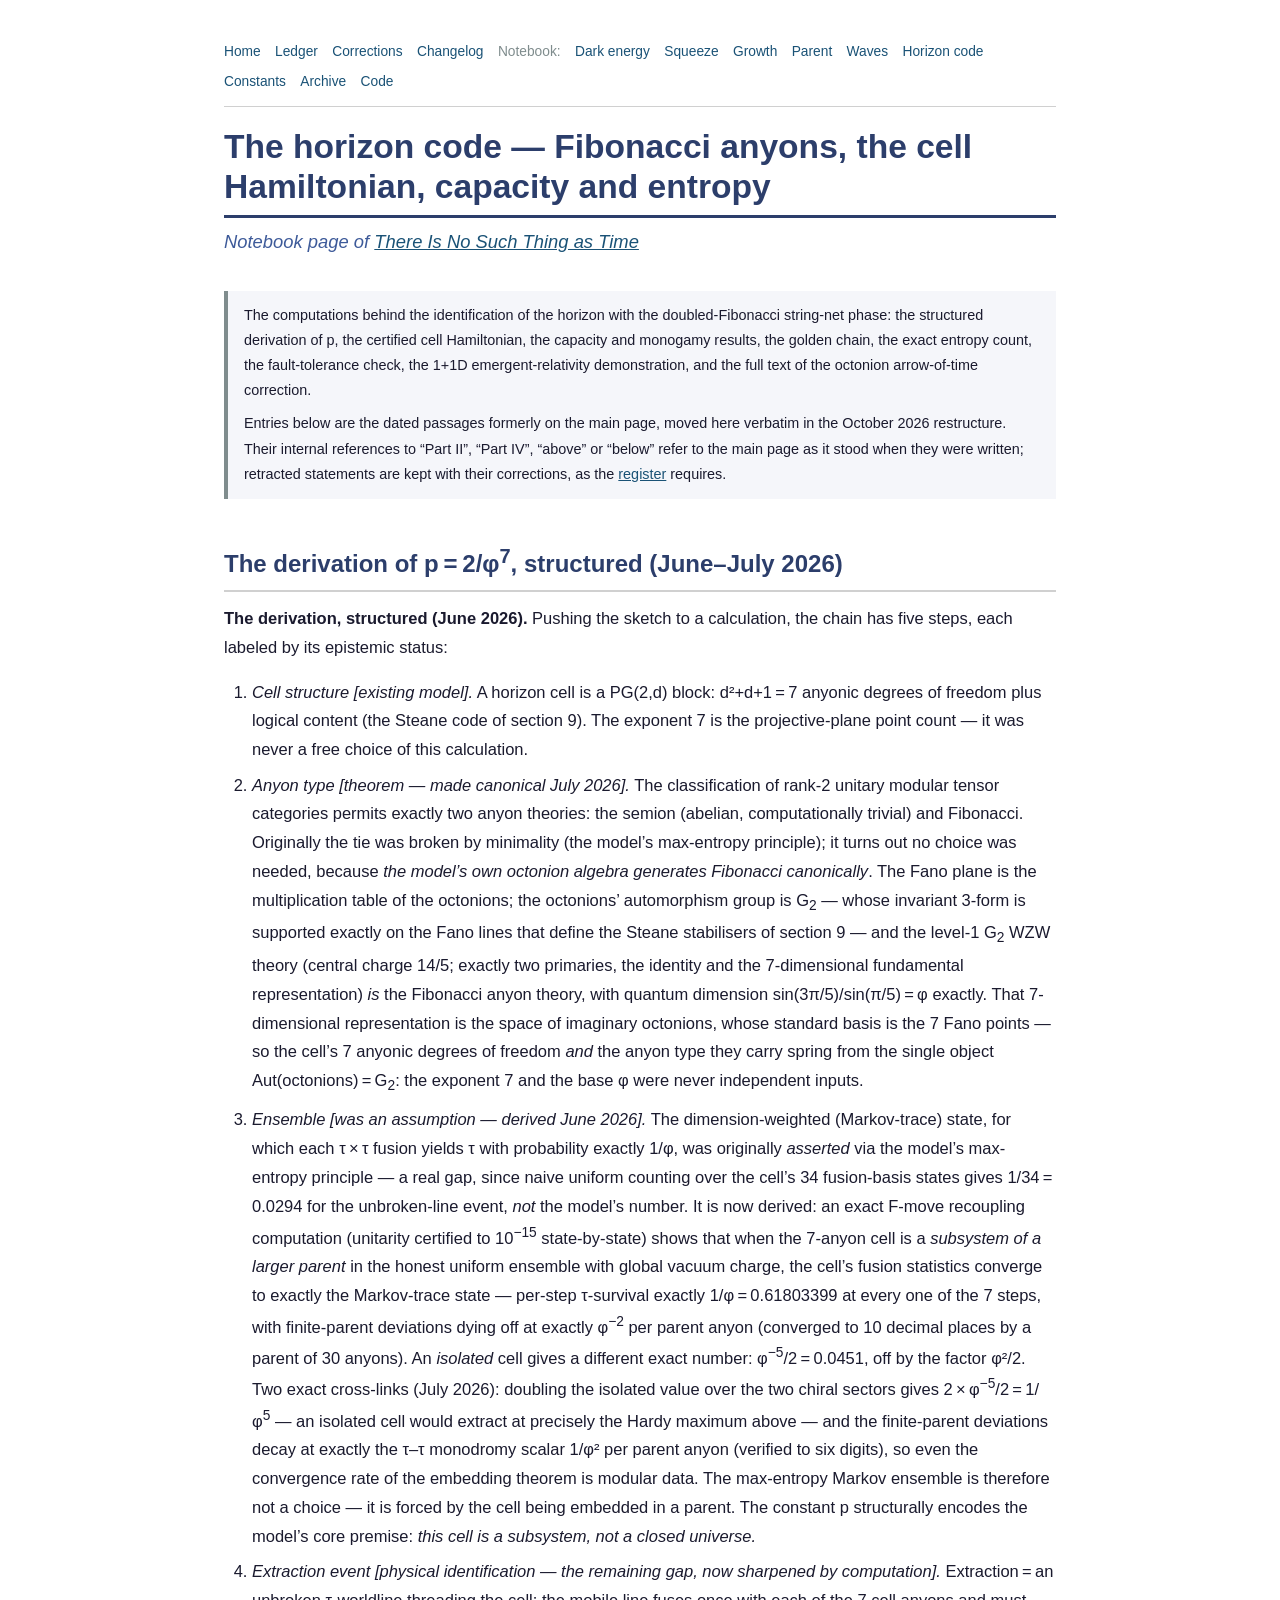
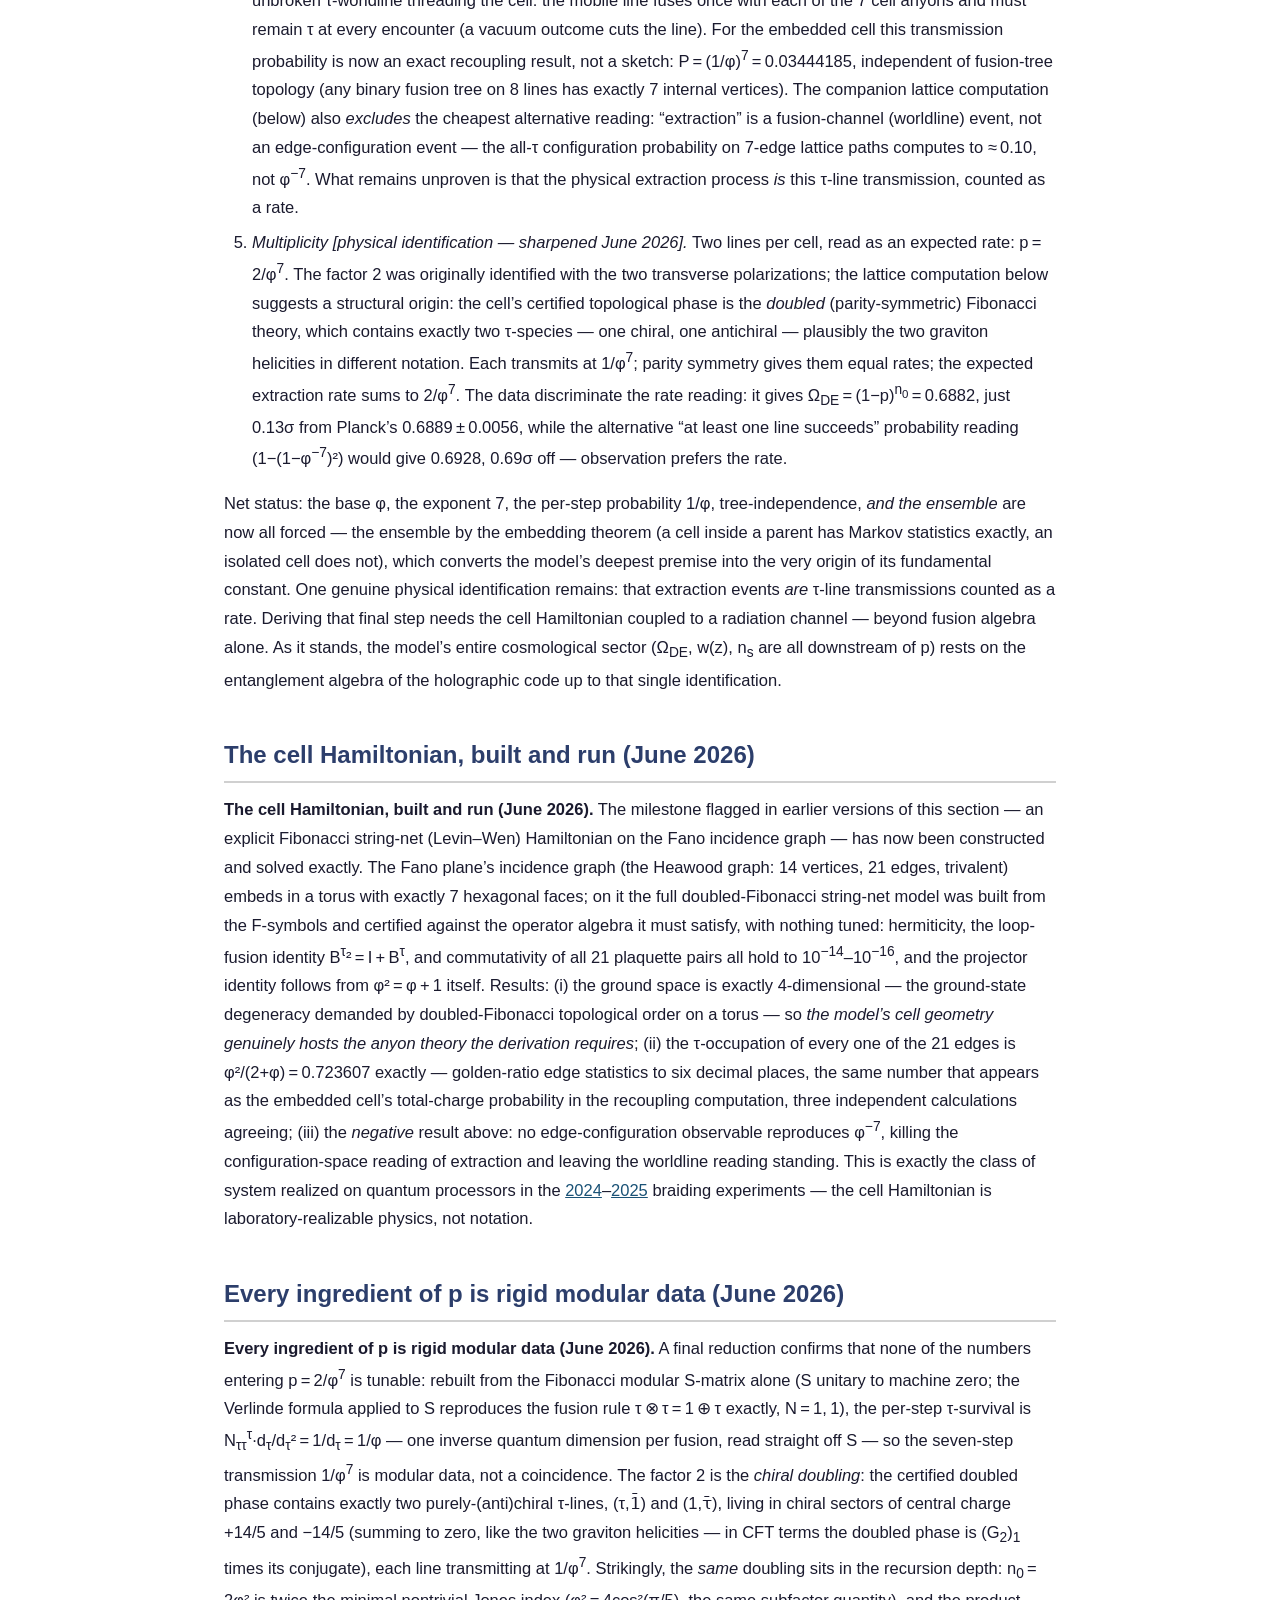
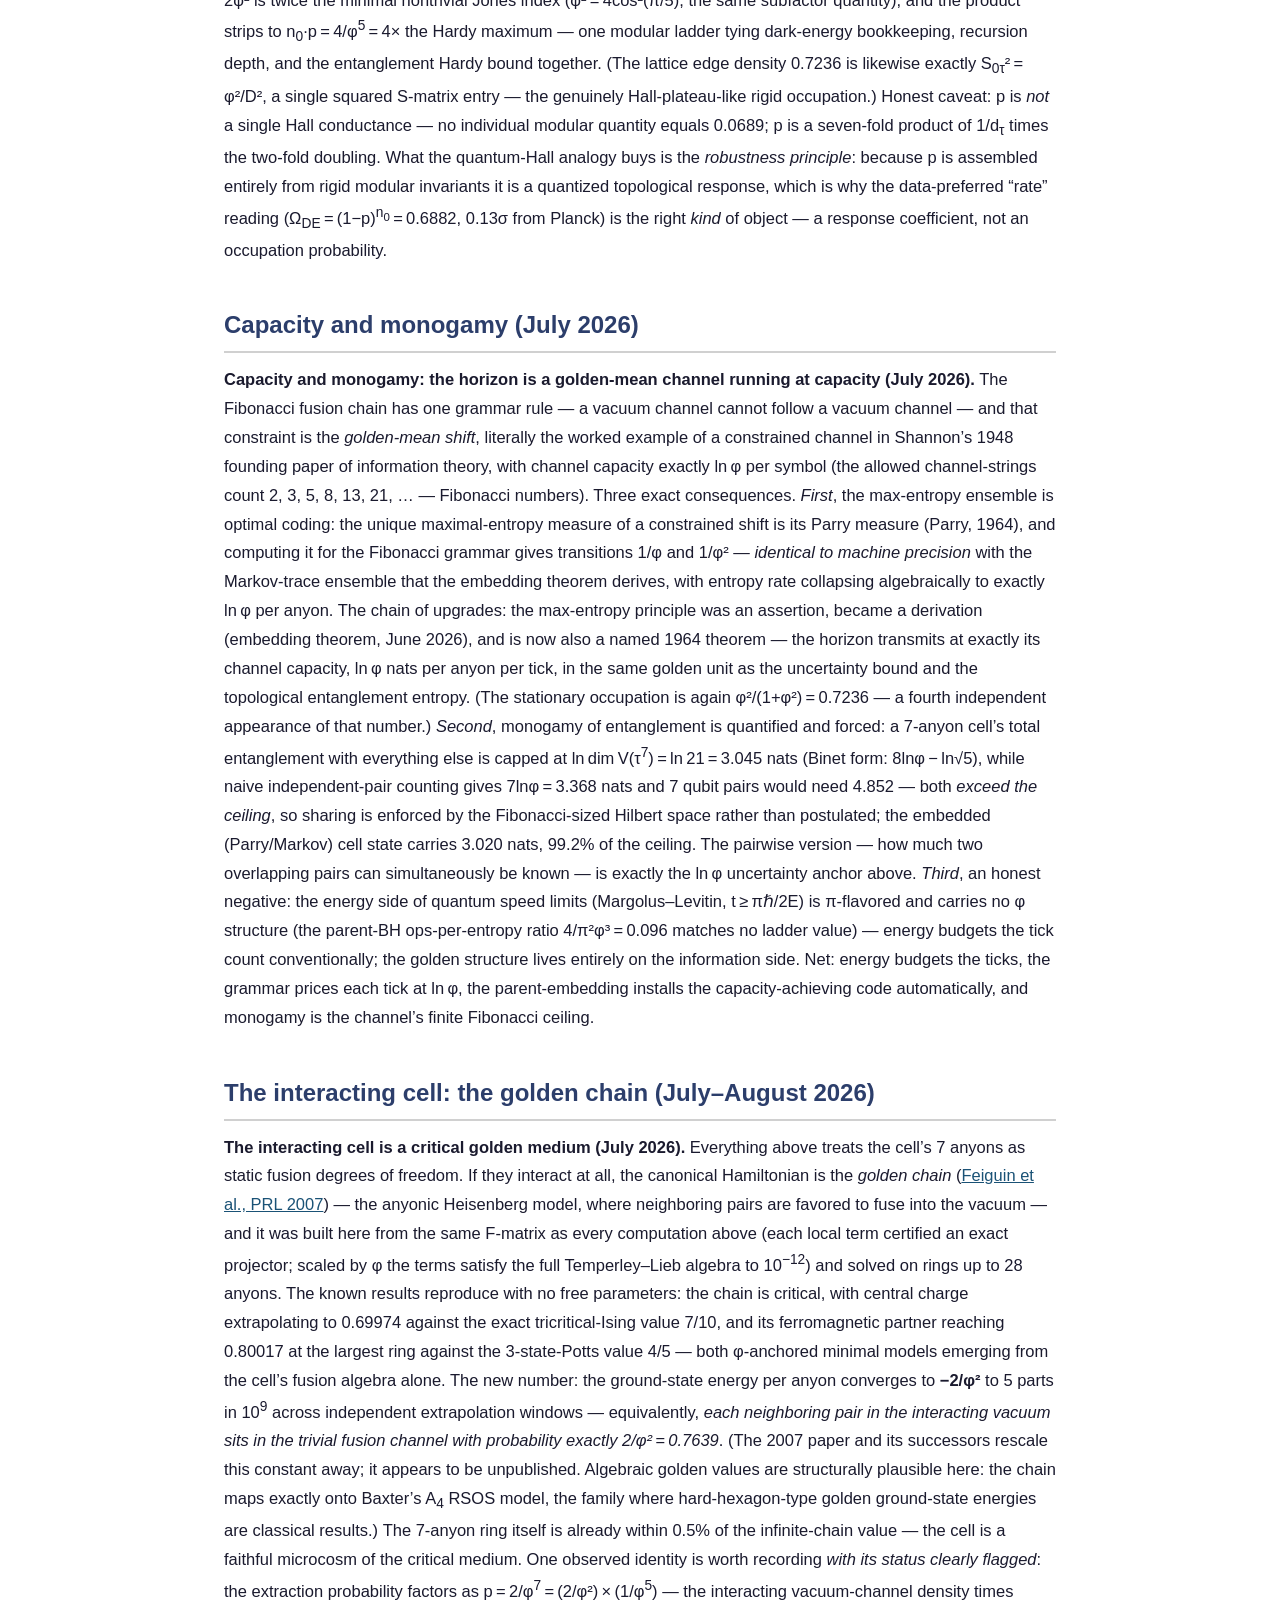
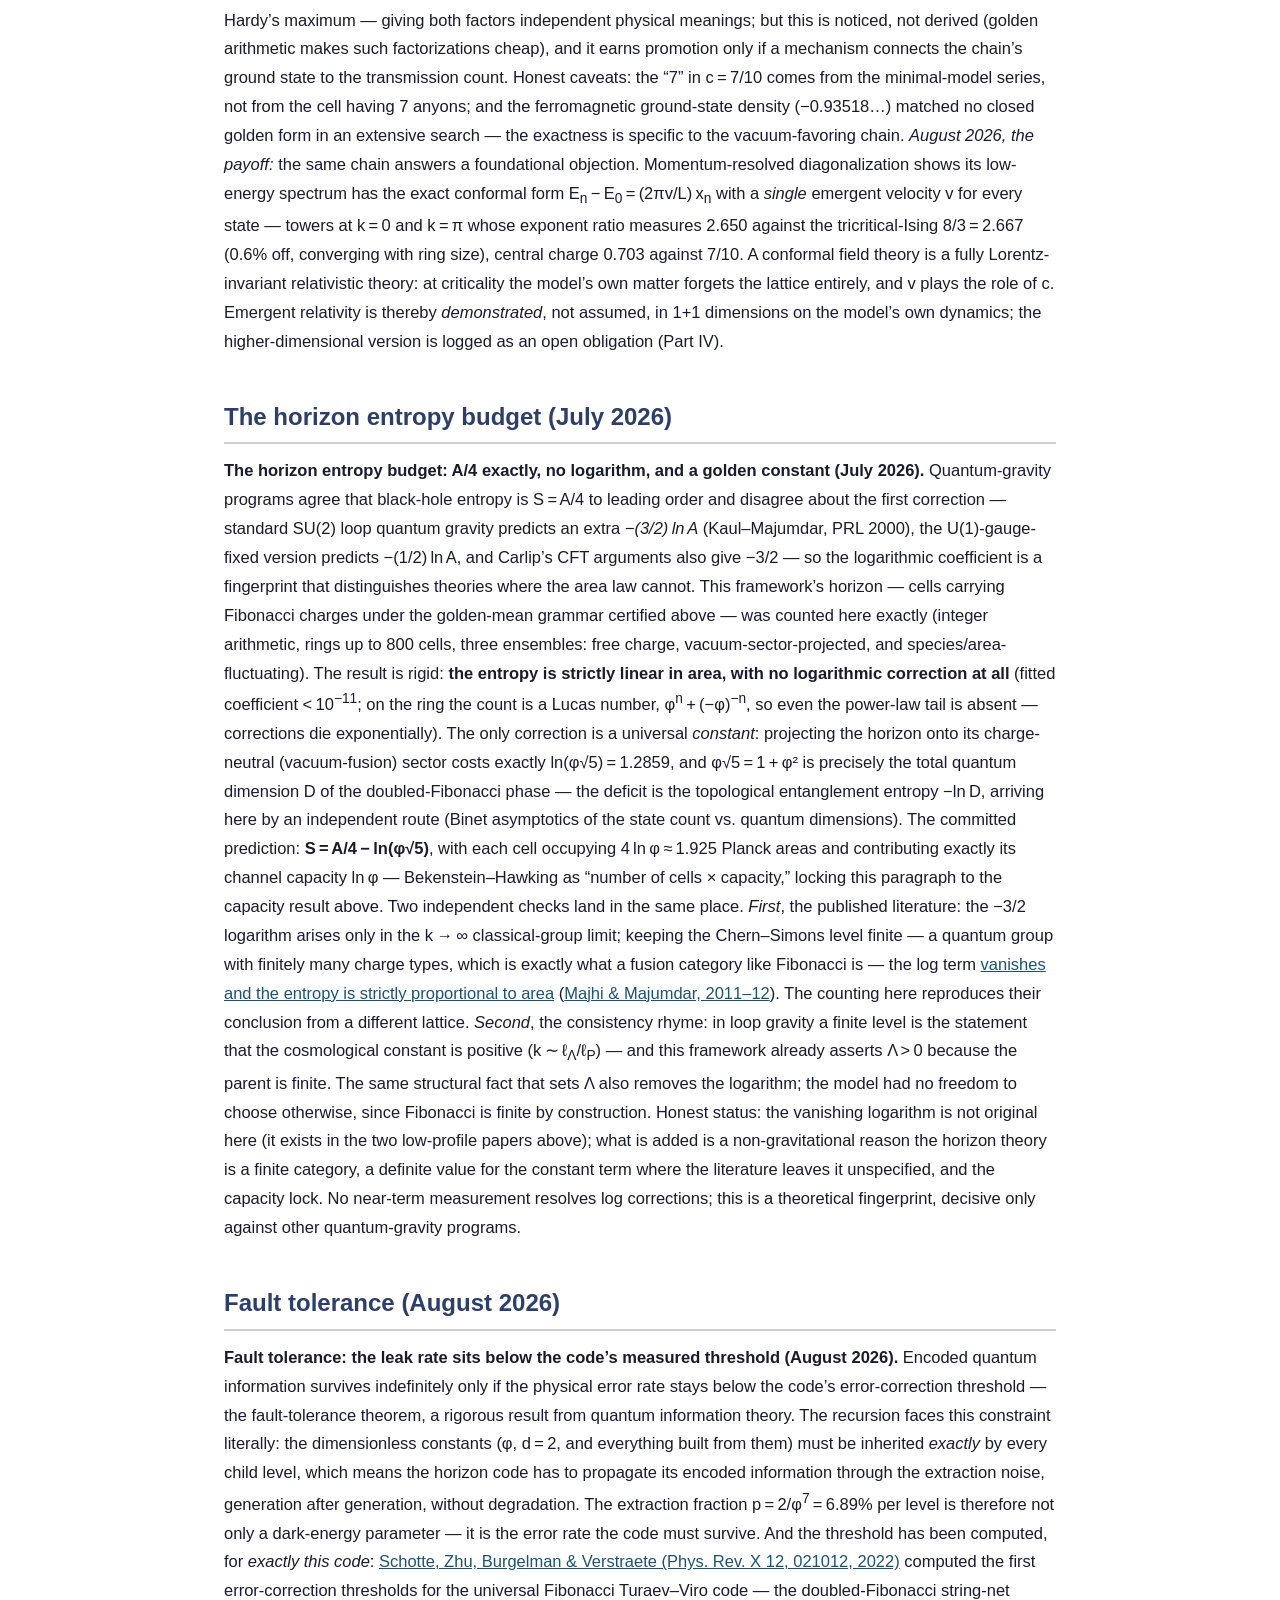
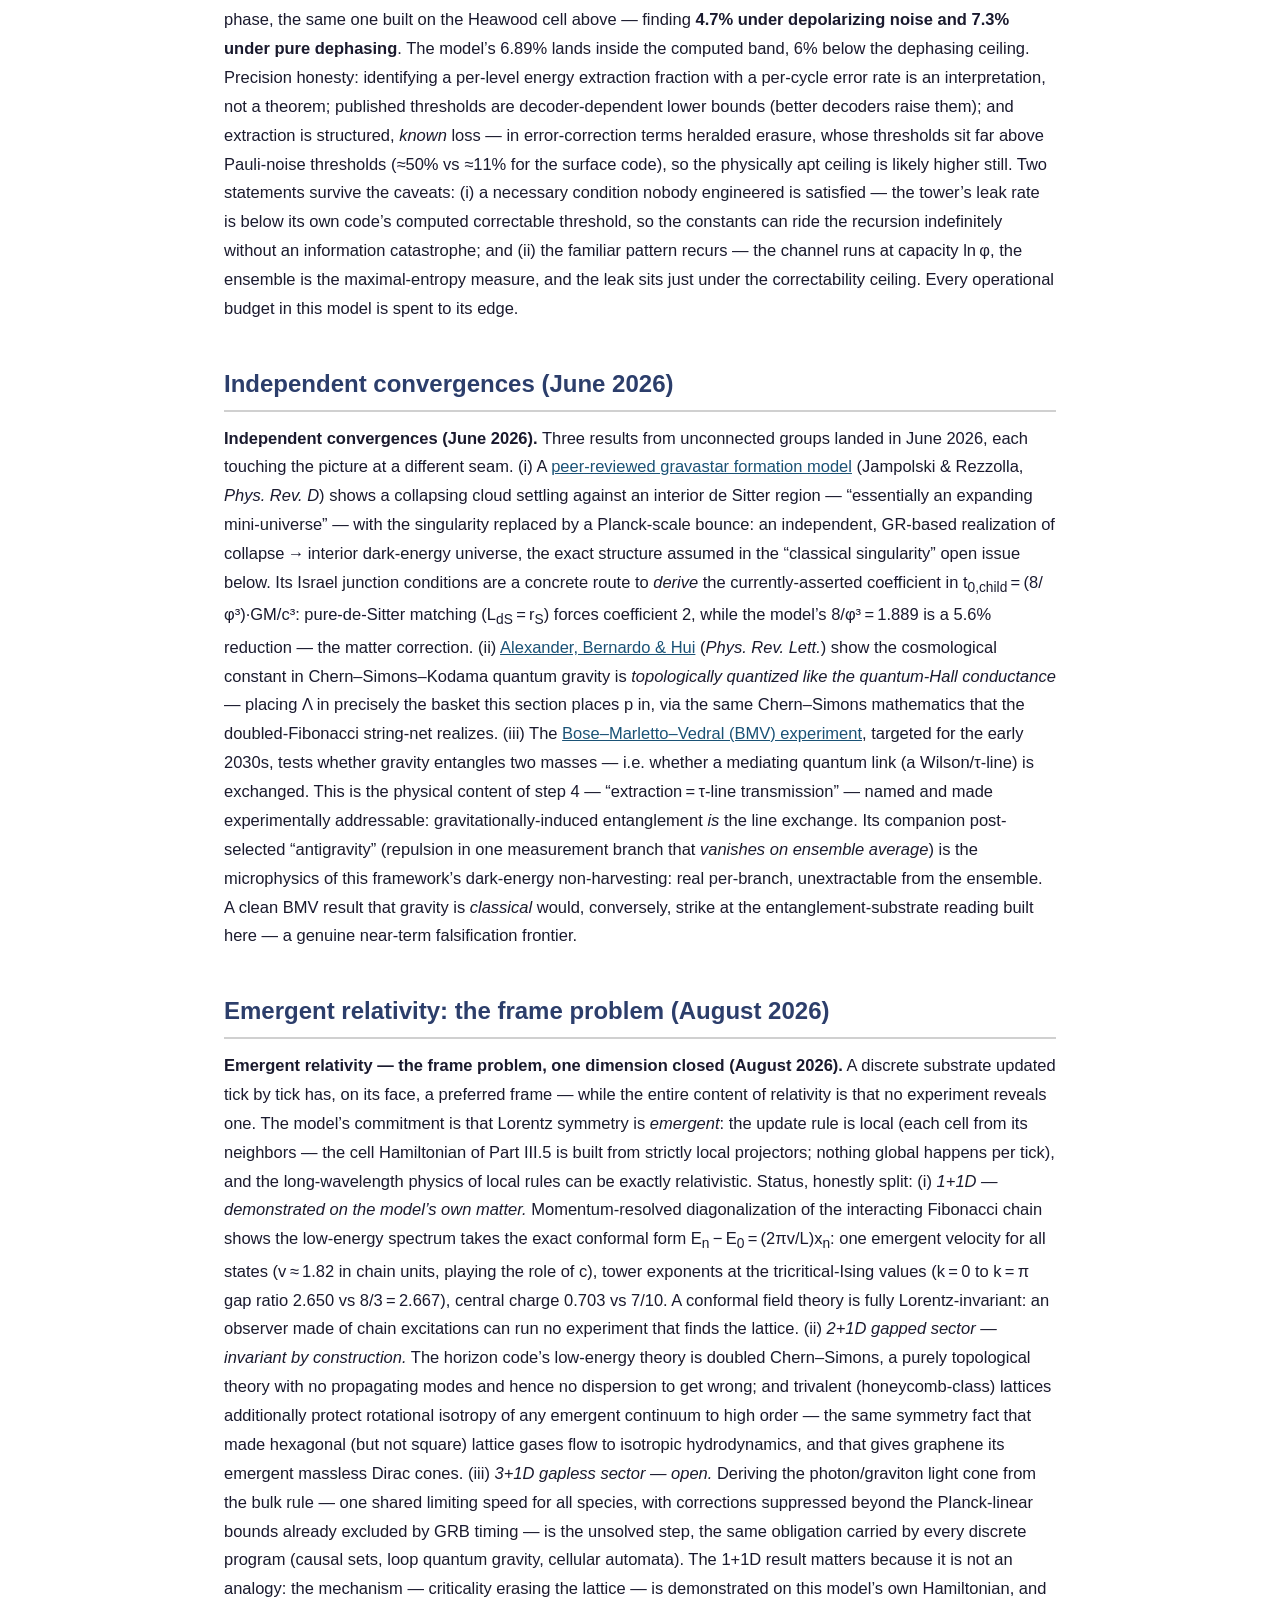
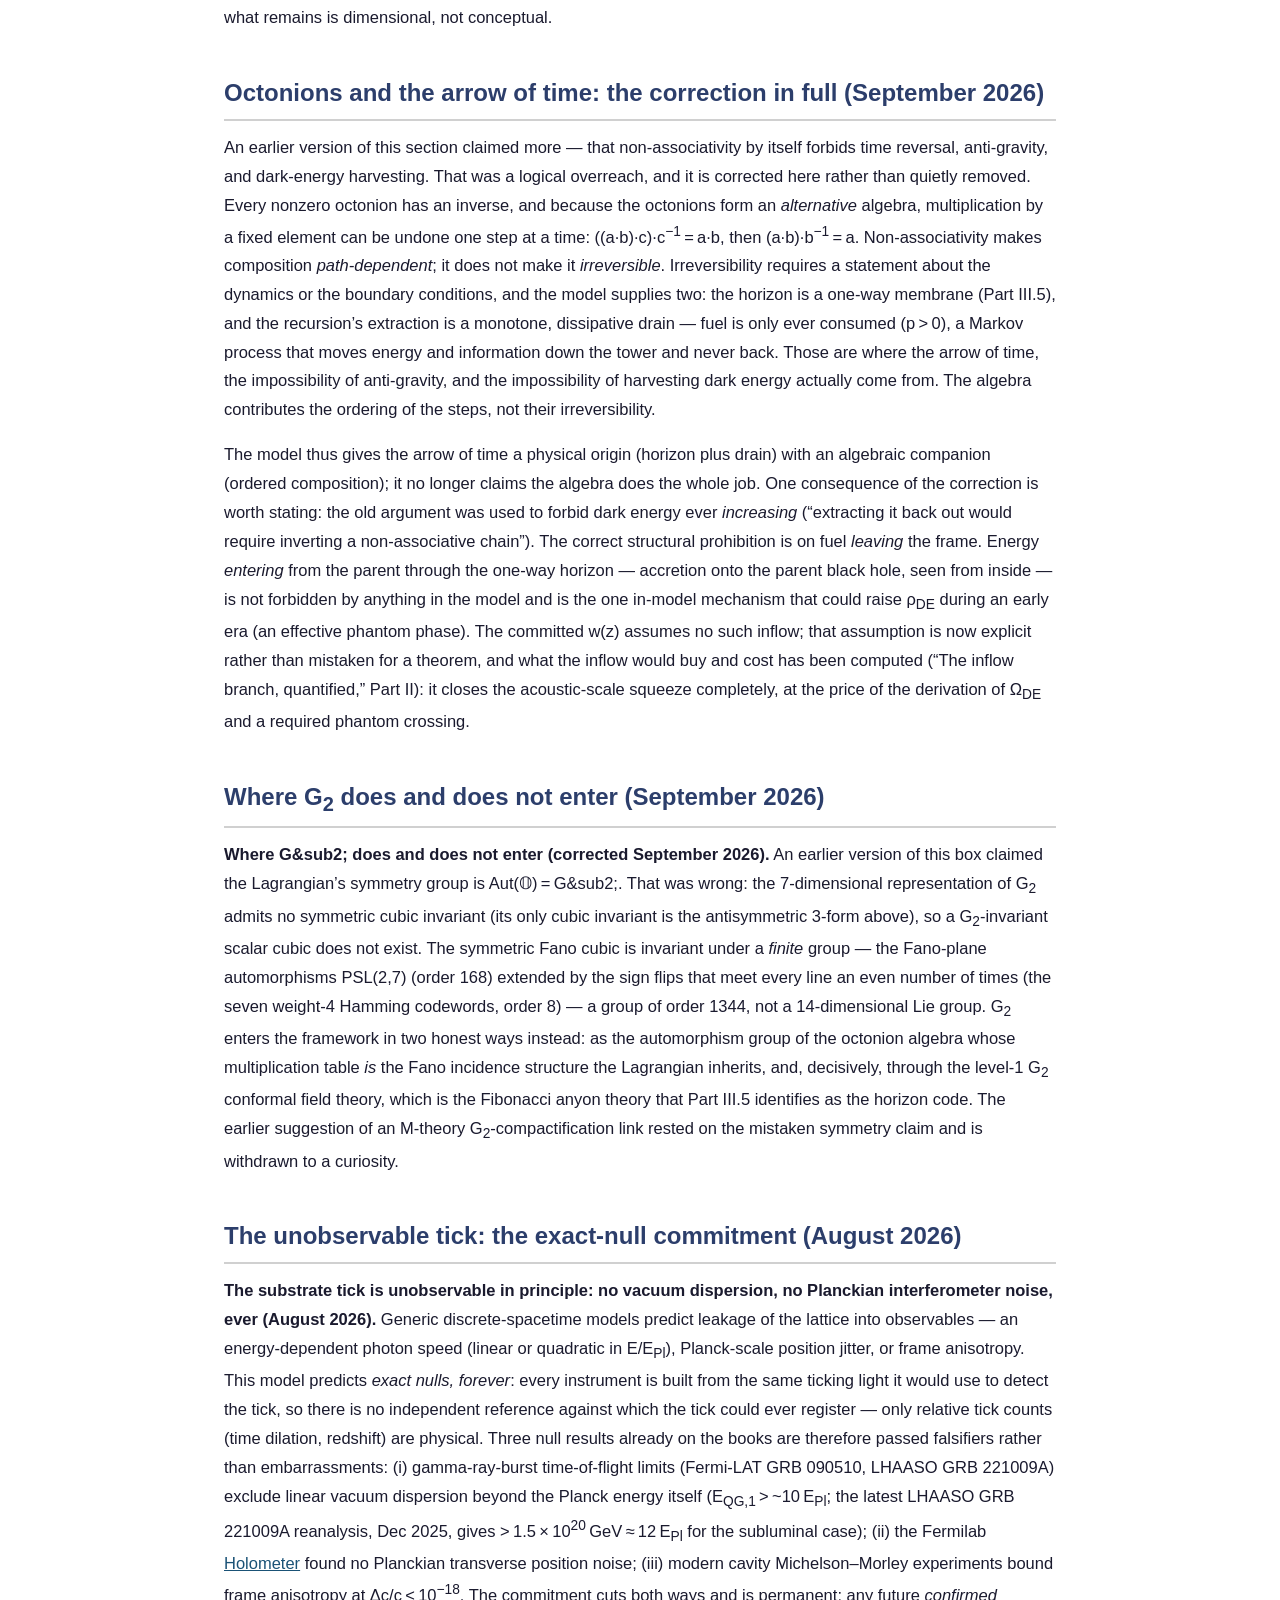
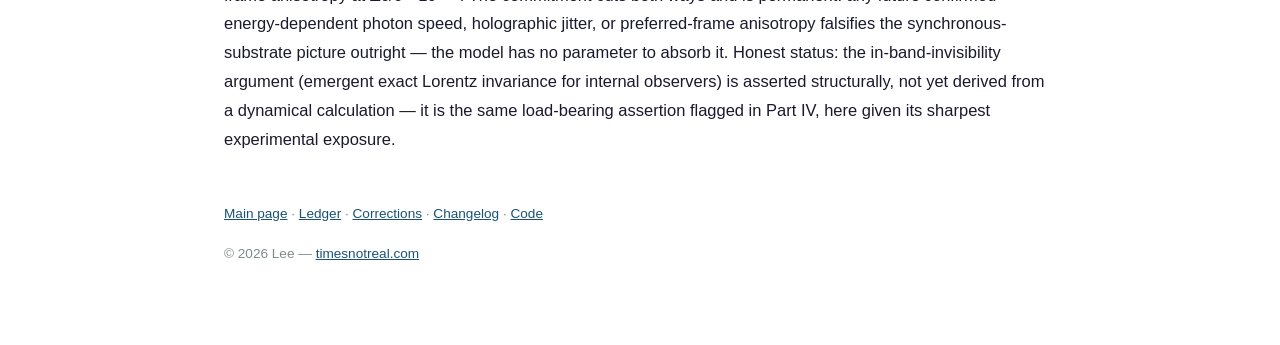
<file: notes/horizon-code.html>
<!DOCTYPE html>
<html lang="en">
<head>
  <meta charset="UTF-8">
  <meta name="viewport" content="width=device-width, initial-scale=1.0">
  <title>The horizon code — Fibonacci anyons, the cell Hamiltonian, capacity and entropy &mdash; timesnotreal.com</title>
  <meta name="description" content="Notebook: the five-step derivation of p = 2/phi^7, the embedding theorem, the Levin-Wen cell Hamiltonian, modular data, channel capacity, the golden chain, the entropy budget, fault tolerance, emergent relativity, and the octonion arrow-of-time correction.">
  <link rel="canonical" href="https://www.timesnotreal.com/notes/horizon-code.html">
  <link rel="stylesheet" href="../style.css">
</head>
<body>
<article>
<nav class="topnav" aria-label="Site">
  <a href="../index.html">Home</a>
  <a href="../index.html#ledger">Ledger</a>
  <a href="../index.html#register">Corrections</a>
  <a href="../changelog.html">Changelog</a>
  <span class="navlabel">Notebook:</span>
  <a href="../notes/dark-energy.html">Dark energy</a>
  <a href="../notes/squeeze.html">Squeeze</a>
  <a href="../notes/growth.html">Growth</a>
  <a href="../notes/parent.html">Parent</a>
  <a href="../notes/ringdown.html">Waves</a>
  <a href="../notes/horizon-code.html">Horizon code</a>
  <a href="../notes/constants.html">Constants</a>
  <a href="../notes/archive.html">Archive</a>
  <a href="https://github.com/acherion/timesnotreal/tree/master/code">Code</a>
</nav>
<header>
  <h1>The horizon code &mdash; Fibonacci anyons, the cell Hamiltonian, capacity and entropy</h1>
  <p class="tagline">Notebook page of <a href="../index.html">There Is No Such Thing as Time</a></p>
</header>
<div class="notebook-note"><p style="margin:0">The computations behind the identification of the horizon with the doubled-Fibonacci string-net phase: the structured derivation of p, the certified cell Hamiltonian, the capacity and monogamy results, the golden chain, the exact entropy count, the fault-tolerance check, the 1+1D emergent-relativity demonstration, and the full text of the octonion arrow-of-time correction.</p><p style="margin:0.5rem 0 0">Entries below are the dated passages formerly on the main page, moved here verbatim in the October 2026 restructure. Their internal references to &ldquo;Part II&rdquo;, &ldquo;Part IV&rdquo;, &ldquo;above&rdquo; or &ldquo;below&rdquo; refer to the main page as it stood when they were written; retracted statements are kept with their corrections, as the <a href="../index.html#register">register</a> requires.</p></div>
<section>
<h2 id="derivation">The derivation of p&thinsp;=&thinsp;2/&phi;<sup>7</sup>, structured (June&ndash;July 2026)</h2>
<p><strong>The derivation, structured (June 2026).</strong> Pushing the sketch to a calculation, the chain has five steps, each labeled by its epistemic status:</p>
  <ol>
    <li><em>Cell structure [existing model].</em> A horizon cell is a PG(2,d) block: d&sup2;+d+1&thinsp;=&thinsp;7 anyonic degrees of freedom plus logical content (the Steane code of section 9). The exponent 7 is the projective-plane point count &mdash; it was never a free choice of this calculation.</li>
    <li><em>Anyon type [theorem &mdash; made canonical July 2026].</em> The classification of rank-2 unitary modular tensor categories permits exactly two anyon theories: the semion (abelian, computationally trivial) and Fibonacci. Originally the tie was broken by minimality (the model&rsquo;s max-entropy principle); it turns out no choice was needed, because <em>the model&rsquo;s own octonion algebra generates Fibonacci canonically</em>. The Fano plane is the multiplication table of the octonions; the octonions&rsquo; automorphism group is G<sub>2</sub> &mdash; whose invariant 3-form is supported exactly on the Fano lines that define the Steane stabilisers of section 9 &mdash; and the level-1 G<sub>2</sub> WZW theory (central charge 14/5; exactly two primaries, the identity and the 7-dimensional fundamental representation) <em>is</em> the Fibonacci anyon theory, with quantum dimension sin(3&pi;/5)/sin(&pi;/5)&thinsp;=&thinsp;&phi; exactly. That 7-dimensional representation is the space of imaginary octonions, whose standard basis is the 7 Fano points &mdash; so the cell&rsquo;s 7 anyonic degrees of freedom <em>and</em> the anyon type they carry spring from the single object Aut(octonions)&thinsp;=&thinsp;G<sub>2</sub>: the exponent 7 and the base &phi; were never independent inputs.</li>
    <li><em>Ensemble [was an assumption &mdash; derived June 2026].</em> The dimension-weighted (Markov-trace) state, for which each &tau;&thinsp;&times;&thinsp;&tau; fusion yields &tau; with probability exactly 1/&phi;, was originally <em>asserted</em> via the model&rsquo;s max-entropy principle &mdash; a real gap, since naive uniform counting over the cell&rsquo;s 34 fusion-basis states gives 1/34&thinsp;=&thinsp;0.0294 for the unbroken-line event, <em>not</em> the model&rsquo;s number. It is now derived: an exact F-move recoupling computation (unitarity certified to 10<sup>&minus;15</sup> state-by-state) shows that when the 7-anyon cell is a <em>subsystem of a larger parent</em> in the honest uniform ensemble with global vacuum charge, the cell&rsquo;s fusion statistics converge to exactly the Markov-trace state &mdash; per-step &tau;-survival exactly 1/&phi;&thinsp;=&thinsp;0.61803399 at every one of the 7 steps, with finite-parent deviations dying off at exactly &phi;<sup>&minus;2</sup> per parent anyon (converged to 10 decimal places by a parent of 30 anyons). An <em>isolated</em> cell gives a different exact number: &phi;<sup>&minus;5</sup>/2&thinsp;=&thinsp;0.0451, off by the factor &phi;&sup2;/2. Two exact cross-links (July 2026): doubling the isolated value over the two chiral sectors gives 2&thinsp;&times;&thinsp;&phi;<sup>&minus;5</sup>/2&thinsp;=&thinsp;1/&phi;<sup>5</sup> &mdash; an isolated cell would extract at precisely the Hardy maximum above &mdash; and the finite-parent deviations decay at exactly the &tau;&ndash;&tau; monodromy scalar 1/&phi;&sup2; per parent anyon (verified to six digits), so even the convergence rate of the embedding theorem is modular data. The max-entropy Markov ensemble is therefore not a choice &mdash; it is forced by the cell being embedded in a parent. The constant p structurally encodes the model&rsquo;s core premise: <em>this cell is a subsystem, not a closed universe.</em></li>
    <li><em>Extraction event [physical identification &mdash; the remaining gap, now sharpened by computation].</em> Extraction&thinsp;=&thinsp;an unbroken &tau;-worldline threading the cell: the mobile line fuses once with each of the 7 cell anyons and must remain &tau; at every encounter (a vacuum outcome cuts the line). For the embedded cell this transmission probability is now an exact recoupling result, not a sketch: P&thinsp;=&thinsp;(1/&phi;)<sup>7</sup>&thinsp;=&thinsp;0.03444185, independent of fusion-tree topology (any binary fusion tree on 8 lines has exactly 7 internal vertices). The companion lattice computation (below) also <em>excludes</em> the cheapest alternative reading: &ldquo;extraction&rdquo; is a fusion-channel (worldline) event, not an edge-configuration event &mdash; the all-&tau; configuration probability on 7-edge lattice paths computes to &asymp;&thinsp;0.10, not &phi;<sup>&minus;7</sup>. What remains unproven is that the physical extraction process <em>is</em> this &tau;-line transmission, counted as a rate.</li>
    <li><em>Multiplicity [physical identification &mdash; sharpened June 2026].</em> Two lines per cell, read as an expected rate: p&thinsp;=&thinsp;2/&phi;<sup>7</sup>. The factor 2 was originally identified with the two transverse polarizations; the lattice computation below suggests a structural origin: the cell&rsquo;s certified topological phase is the <em>doubled</em> (parity-symmetric) Fibonacci theory, which contains exactly two &tau;-species &mdash; one chiral, one antichiral &mdash; plausibly the two graviton helicities in different notation. Each transmits at 1/&phi;<sup>7</sup>; parity symmetry gives them equal rates; the expected extraction rate sums to 2/&phi;<sup>7</sup>. The data discriminate the rate reading: it gives &Omega;<sub>DE</sub>&thinsp;=&thinsp;(1&minus;p)<sup>n<sub>0</sub></sup>&thinsp;=&thinsp;0.6882, just 0.13&sigma; from Planck&rsquo;s 0.6889&thinsp;&plusmn;&thinsp;0.0056, while the alternative &ldquo;at least one line succeeds&rdquo; probability reading (1&minus;(1&minus;&phi;<sup>&minus;7</sup>)&sup2;) would give 0.6928, 0.69&sigma; off &mdash; observation prefers the rate.</li>
  </ol>
<p>Net status: the base &phi;, the exponent 7, the per-step probability 1/&phi;, tree-independence, <em>and the ensemble</em> are now all forced &mdash; the ensemble by the embedding theorem (a cell inside a parent has Markov statistics exactly, an isolated cell does not), which converts the model&rsquo;s deepest premise into the very origin of its fundamental constant. One genuine physical identification remains: that extraction events <em>are</em> &tau;-line transmissions counted as a rate. Deriving that final step needs the cell Hamiltonian coupled to a radiation channel &mdash; beyond fusion algebra alone. As it stands, the model&rsquo;s entire cosmological sector (&Omega;<sub>DE</sub>, w(z), n<sub>s</sub> are all downstream of p) rests on the entanglement algebra of the holographic code up to that single identification.</p>
</section>
<section>
<h2 id="hamiltonian">The cell Hamiltonian, built and run (June 2026)</h2>
<p><strong>The cell Hamiltonian, built and run (June 2026).</strong> The milestone flagged in earlier versions of this section &mdash; an explicit Fibonacci string-net (Levin&ndash;Wen) Hamiltonian on the Fano incidence graph &mdash; has now been constructed and solved exactly. The Fano plane&rsquo;s incidence graph (the Heawood graph: 14 vertices, 21 edges, trivalent) embeds in a torus with exactly 7 hexagonal faces; on it the full doubled-Fibonacci string-net model was built from the F-symbols and certified against the operator algebra it must satisfy, with nothing tuned: hermiticity, the loop-fusion identity B<sup>&tau;</sup>&sup2;&thinsp;=&thinsp;I&thinsp;+&thinsp;B<sup>&tau;</sup>, and commutativity of all 21 plaquette pairs all hold to 10<sup>&minus;14</sup>&ndash;10<sup>&minus;16</sup>, and the projector identity follows from &phi;&sup2;&thinsp;=&thinsp;&phi;&thinsp;+&thinsp;1 itself. Results: (i) the ground space is exactly 4-dimensional &mdash; the ground-state degeneracy demanded by doubled-Fibonacci topological order on a torus &mdash; so <em>the model&rsquo;s cell geometry genuinely hosts the anyon theory the derivation requires</em>; (ii) the &tau;-occupation of every one of the 21 edges is &phi;&sup2;/(2+&phi;)&thinsp;=&thinsp;0.723607 exactly &mdash; golden-ratio edge statistics to six decimal places, the same number that appears as the embedded cell&rsquo;s total-charge probability in the recoupling computation, three independent calculations agreeing; (iii) the <em>negative</em> result above: no edge-configuration observable reproduces &phi;<sup>&minus;7</sup>, killing the configuration-space reading of extraction and leaving the worldline reading standing. This is exactly the class of system realized on quantum processors in the <a href="https://www.nature.com/articles/s41567-024-02529-6">2024</a>&ndash;<a href="https://www.nature.com/articles/s41467-025-61493-8">2025</a> braiding experiments &mdash; the cell Hamiltonian is laboratory-realizable physics, not notation.</p>
</section>
<section>
<h2 id="modular">Every ingredient of p is rigid modular data (June 2026)</h2>
<p><strong>Every ingredient of p is rigid modular data (June 2026).</strong> A final reduction confirms that none of the numbers entering p&thinsp;=&thinsp;2/&phi;<sup>7</sup> is tunable: rebuilt from the Fibonacci modular S-matrix alone (S unitary to machine zero; the Verlinde formula applied to S reproduces the fusion rule &tau;&thinsp;&otimes;&thinsp;&tau;&thinsp;=&thinsp;1&thinsp;&oplus;&thinsp;&tau; exactly, N&thinsp;=&thinsp;1,&thinsp;1), the per-step &tau;-survival is N<sub>&tau;&tau;</sub><sup>&tau;</sup>&middot;d<sub>&tau;</sub>/d<sub>&tau;</sub>&sup2;&thinsp;=&thinsp;1/d<sub>&tau;</sub>&thinsp;=&thinsp;1/&phi; &mdash; one inverse quantum dimension per fusion, read straight off S &mdash; so the seven-step transmission 1/&phi;<sup>7</sup> is modular data, not a coincidence. The factor 2 is the <em>chiral doubling</em>: the certified doubled phase contains exactly two purely-(anti)chiral &tau;-lines, (&tau;,1&#772;) and (1,&tau;&#772;), living in chiral sectors of central charge +14/5 and &minus;14/5 (summing to zero, like the two graviton helicities &mdash; in CFT terms the doubled phase is (G<sub>2</sub>)<sub>1</sub> times its conjugate), each line transmitting at 1/&phi;<sup>7</sup>. Strikingly, the <em>same</em> doubling sits in the recursion depth: n<sub>0</sub>&thinsp;=&thinsp;2&phi;&sup2; is twice the minimal nontrivial Jones index (&phi;&sup2;&thinsp;=&thinsp;4cos&sup2;(&pi;/5), the same subfactor quantity), and the product strips to n<sub>0</sub>&middot;p&thinsp;=&thinsp;4/&phi;<sup>5</sup>&thinsp;=&thinsp;4&times; the Hardy maximum &mdash; one modular ladder tying dark-energy bookkeeping, recursion depth, and the entanglement Hardy bound together. (The lattice edge density 0.7236 is likewise exactly S<sub>0&tau;</sub>&sup2;&thinsp;=&thinsp;&phi;&sup2;/D&sup2;, a single squared S-matrix entry &mdash; the genuinely Hall-plateau-like rigid occupation.) Honest caveat: p is <em>not</em> a single Hall conductance &mdash; no individual modular quantity equals 0.0689; p is a seven-fold product of 1/d<sub>&tau;</sub> times the two-fold doubling. What the quantum-Hall analogy buys is the <em>robustness principle</em>: because p is assembled entirely from rigid modular invariants it is a quantized topological response, which is why the data-preferred &ldquo;rate&rdquo; reading (&Omega;<sub>DE</sub>&thinsp;=&thinsp;(1&minus;p)<sup>n<sub>0</sub></sup>&thinsp;=&thinsp;0.6882, 0.13&sigma; from Planck) is the right <em>kind</em> of object &mdash; a response coefficient, not an occupation probability.</p>
</section>
<section>
<h2 id="capacity">Capacity and monogamy (July 2026)</h2>
<p><strong>Capacity and monogamy: the horizon is a golden-mean channel running at capacity (July 2026).</strong> The Fibonacci fusion chain has one grammar rule &mdash; a vacuum channel cannot follow a vacuum channel &mdash; and that constraint is the <em>golden-mean shift</em>, literally the worked example of a constrained channel in Shannon&rsquo;s 1948 founding paper of information theory, with channel capacity exactly ln&thinsp;&phi; per symbol (the allowed channel-strings count 2, 3, 5, 8, 13, 21, &hellip; &mdash; Fibonacci numbers). Three exact consequences. <em>First</em>, the max-entropy ensemble is optimal coding: the unique maximal-entropy measure of a constrained shift is its Parry measure (Parry, 1964), and computing it for the Fibonacci grammar gives transitions 1/&phi; and 1/&phi;&sup2; &mdash; <em>identical to machine precision</em> with the Markov-trace ensemble that the embedding theorem derives, with entropy rate collapsing algebraically to exactly ln&thinsp;&phi; per anyon. The chain of upgrades: the max-entropy principle was an assertion, became a derivation (embedding theorem, June 2026), and is now also a named 1964 theorem &mdash; the horizon transmits at exactly its channel capacity, ln&thinsp;&phi; nats per anyon per tick, in the same golden unit as the uncertainty bound and the topological entanglement entropy. (The stationary occupation is again &phi;&sup2;/(1+&phi;&sup2;)&thinsp;=&thinsp;0.7236 &mdash; a fourth independent appearance of that number.) <em>Second</em>, monogamy of entanglement is quantified and forced: a 7-anyon cell&rsquo;s total entanglement with everything else is capped at ln&thinsp;dim&thinsp;V(&tau;<sup>7</sup>)&thinsp;=&thinsp;ln&thinsp;21&thinsp;=&thinsp;3.045 nats (Binet form: 8ln&phi;&thinsp;&minus;&thinsp;ln&radic;5), while naive independent-pair counting gives 7ln&phi;&thinsp;=&thinsp;3.368 nats and 7 qubit pairs would need 4.852 &mdash; both <em>exceed the ceiling</em>, so sharing is enforced by the Fibonacci-sized Hilbert space rather than postulated; the embedded (Parry/Markov) cell state carries 3.020 nats, 99.2% of the ceiling. The pairwise version &mdash; how much two overlapping pairs can simultaneously be known &mdash; is exactly the ln&thinsp;&phi; uncertainty anchor above. <em>Third</em>, an honest negative: the energy side of quantum speed limits (Margolus&ndash;Levitin, t&thinsp;&ge;&thinsp;&pi;&hbar;/2E) is &pi;-flavored and carries no &phi; structure (the parent-BH ops-per-entropy ratio 4/&pi;&sup2;&phi;&sup3;&thinsp;=&thinsp;0.096 matches no ladder value) &mdash; energy budgets the tick count conventionally; the golden structure lives entirely on the information side. Net: energy budgets the ticks, the grammar prices each tick at ln&thinsp;&phi;, the parent-embedding installs the capacity-achieving code automatically, and monogamy is the channel&rsquo;s finite Fibonacci ceiling.</p>
</section>
<section>
<h2 id="chain">The interacting cell: the golden chain (July&ndash;August 2026)</h2>
<p><strong>The interacting cell is a critical golden medium (July 2026).</strong> Everything above treats the cell&rsquo;s 7 anyons as static fusion degrees of freedom. If they interact at all, the canonical Hamiltonian is the <em>golden chain</em> (<a href="https://doi.org/10.1103/PhysRevLett.98.160409">Feiguin et al., PRL 2007</a>) &mdash; the anyonic Heisenberg model, where neighboring pairs are favored to fuse into the vacuum &mdash; and it was built here from the same F-matrix as every computation above (each local term certified an exact projector; scaled by &phi; the terms satisfy the full Temperley&ndash;Lieb algebra to 10<sup>&minus;12</sup>) and solved on rings up to 28 anyons. The known results reproduce with no free parameters: the chain is critical, with central charge extrapolating to 0.69974 against the exact tricritical-Ising value 7/10, and its ferromagnetic partner reaching 0.80017 at the largest ring against the 3-state-Potts value 4/5 &mdash; both &phi;-anchored minimal models emerging from the cell&rsquo;s fusion algebra alone. The new number: the ground-state energy per anyon converges to <strong>&minus;2/&phi;&sup2;</strong> to 5 parts in 10<sup>9</sup> across independent extrapolation windows &mdash; equivalently, <em>each neighboring pair in the interacting vacuum sits in the trivial fusion channel with probability exactly 2/&phi;&sup2;&thinsp;=&thinsp;0.7639</em>. (The 2007 paper and its successors rescale this constant away; it appears to be unpublished. Algebraic golden values are structurally plausible here: the chain maps exactly onto Baxter&rsquo;s A<sub>4</sub> RSOS model, the family where hard-hexagon-type golden ground-state energies are classical results.) The 7-anyon ring itself is already within 0.5% of the infinite-chain value &mdash; the cell is a faithful microcosm of the critical medium. One observed identity is worth recording <em>with its status clearly flagged</em>: the extraction probability factors as p&thinsp;=&thinsp;2/&phi;<sup>7</sup>&thinsp;=&thinsp;(2/&phi;&sup2;)&thinsp;&times;&thinsp;(1/&phi;<sup>5</sup>) &mdash; the interacting vacuum-channel density times Hardy&rsquo;s maximum &mdash; giving both factors independent physical meanings; but this is noticed, not derived (golden arithmetic makes such factorizations cheap), and it earns promotion only if a mechanism connects the chain&rsquo;s ground state to the transmission count. Honest caveats: the &ldquo;7&rdquo; in c&thinsp;=&thinsp;7/10 comes from the minimal-model series, not from the cell having 7 anyons; and the ferromagnetic ground-state density (&minus;0.93518&hellip;) matched no closed golden form in an extensive search &mdash; the exactness is specific to the vacuum-favoring chain. <em>August 2026, the payoff:</em> the same chain answers a foundational objection. Momentum-resolved diagonalization shows its low-energy spectrum has the exact conformal form E<sub>n</sub>&thinsp;&minus;&thinsp;E<sub>0</sub>&thinsp;=&thinsp;(2&pi;v/L)&thinsp;x<sub>n</sub> with a <em>single</em> emergent velocity v for every state &mdash; towers at k&thinsp;=&thinsp;0 and k&thinsp;=&thinsp;&pi; whose exponent ratio measures 2.650 against the tricritical-Ising 8/3&thinsp;=&thinsp;2.667 (0.6% off, converging with ring size), central charge 0.703 against 7/10. A conformal field theory is a fully Lorentz-invariant relativistic theory: at criticality the model&rsquo;s own matter forgets the lattice entirely, and v plays the role of c. Emergent relativity is thereby <em>demonstrated</em>, not assumed, in 1+1 dimensions on the model&rsquo;s own dynamics; the higher-dimensional version is logged as an open obligation (Part IV).</p>
</section>
<section>
<h2 id="entropy">The horizon entropy budget (July 2026)</h2>
<p><strong>The horizon entropy budget: A/4 exactly, no logarithm, and a golden constant (July 2026).</strong> Quantum-gravity programs agree that black-hole entropy is S&thinsp;=&thinsp;A/4 to leading order and disagree about the first correction &mdash; standard SU(2) loop quantum gravity predicts an extra <em>&minus;(3/2)&thinsp;ln&thinsp;A</em> (Kaul&ndash;Majumdar, PRL 2000), the U(1)-gauge-fixed version predicts &minus;(1/2)&thinsp;ln&thinsp;A, and Carlip&rsquo;s CFT arguments also give &minus;3/2 &mdash; so the logarithmic coefficient is a fingerprint that distinguishes theories where the area law cannot. This framework&rsquo;s horizon &mdash; cells carrying Fibonacci charges under the golden-mean grammar certified above &mdash; was counted here exactly (integer arithmetic, rings up to 800 cells, three ensembles: free charge, vacuum-sector-projected, and species/area-fluctuating). The result is rigid: <strong>the entropy is strictly linear in area, with no logarithmic correction at all</strong> (fitted coefficient &lt;&thinsp;10<sup>&minus;11</sup>; on the ring the count is a Lucas number, &phi;<sup>n</sup>&thinsp;+&thinsp;(&minus;&phi;)<sup>&minus;n</sup>, so even the power-law tail is absent &mdash; corrections die exponentially). The only correction is a universal <em>constant</em>: projecting the horizon onto its charge-neutral (vacuum-fusion) sector costs exactly ln(&phi;&radic;5)&thinsp;=&thinsp;1.2859, and &phi;&radic;5&thinsp;=&thinsp;1&thinsp;+&thinsp;&phi;&sup2; is precisely the total quantum dimension D of the doubled-Fibonacci phase &mdash; the deficit is the topological entanglement entropy &minus;ln&thinsp;D, arriving here by an independent route (Binet asymptotics of the state count vs. quantum dimensions). The committed prediction: <strong>S&thinsp;=&thinsp;A/4&thinsp;&minus;&thinsp;ln(&phi;&radic;5)</strong>, with each cell occupying 4&thinsp;ln&thinsp;&phi;&thinsp;&asymp;&thinsp;1.925 Planck areas and contributing exactly its channel capacity ln&thinsp;&phi; &mdash; Bekenstein&ndash;Hawking as &ldquo;number of cells &times; capacity,&rdquo; locking this paragraph to the capacity result above. Two independent checks land in the same place. <em>First</em>, the published literature: the &minus;3/2 logarithm arises only in the k&thinsp;&rarr;&thinsp;&infin; classical-group limit; keeping the Chern&ndash;Simons level finite &mdash; a quantum group with finitely many charge types, which is exactly what a fusion category like Fibonacci is &mdash; the log term <a href="https://arxiv.org/abs/1107.4605">vanishes and the entropy is strictly proportional to area</a> (<a href="https://arxiv.org/abs/1206.3411">Majhi &amp; Majumdar, 2011&ndash;12</a>). The counting here reproduces their conclusion from a different lattice. <em>Second</em>, the consistency rhyme: in loop gravity a finite level is the statement that the cosmological constant is positive (k&thinsp;&sim;&thinsp;&#8467;<sub>&Lambda;</sub>/&#8467;<sub>P</sub>) &mdash; and this framework already asserts &Lambda;&thinsp;&gt;&thinsp;0 because the parent is finite. The same structural fact that sets &Lambda; also removes the logarithm; the model had no freedom to choose otherwise, since Fibonacci is finite by construction. Honest status: the vanishing logarithm is not original here (it exists in the two low-profile papers above); what is added is a non-gravitational reason the horizon theory is a finite category, a definite value for the constant term where the literature leaves it unspecified, and the capacity lock. No near-term measurement resolves log corrections; this is a theoretical fingerprint, decisive only against other quantum-gravity programs.</p>
</section>
<section>
<h2 id="fault">Fault tolerance (August 2026)</h2>
<p><strong>Fault tolerance: the leak rate sits below the code&rsquo;s measured threshold (August 2026).</strong> Encoded quantum information survives indefinitely only if the physical error rate stays below the code&rsquo;s error-correction threshold &mdash; the fault-tolerance theorem, a rigorous result from quantum information theory. The recursion faces this constraint literally: the dimensionless constants (&phi;, d&thinsp;=&thinsp;2, and everything built from them) must be inherited <em>exactly</em> by every child level, which means the horizon code has to propagate its encoded information through the extraction noise, generation after generation, without degradation. The extraction fraction p&thinsp;=&thinsp;2/&phi;<sup>7</sup>&thinsp;=&thinsp;6.89% per level is therefore not only a dark-energy parameter &mdash; it is the error rate the code must survive. And the threshold has been computed, for <em>exactly this code</em>: <a href="https://doi.org/10.1103/PhysRevX.12.021012">Schotte, Zhu, Burgelman &amp; Verstraete (Phys. Rev. X 12, 021012, 2022)</a> computed the first error-correction thresholds for the universal Fibonacci Turaev&ndash;Viro code &mdash; the doubled-Fibonacci string-net phase, the same one built on the Heawood cell above &mdash; finding <strong>4.7% under depolarizing noise and 7.3% under pure dephasing</strong>. The model&rsquo;s 6.89% lands inside the computed band, 6% below the dephasing ceiling. Precision honesty: identifying a per-level energy extraction fraction with a per-cycle error rate is an interpretation, not a theorem; published thresholds are decoder-dependent lower bounds (better decoders raise them); and extraction is structured, <em>known</em> loss &mdash; in error-correction terms heralded erasure, whose thresholds sit far above Pauli-noise thresholds (&asymp;50% vs &asymp;11% for the surface code), so the physically apt ceiling is likely higher still. Two statements survive the caveats: (i) a necessary condition nobody engineered is satisfied &mdash; the tower&rsquo;s leak rate is below its own code&rsquo;s computed correctable threshold, so the constants can ride the recursion indefinitely without an information catastrophe; and (ii) the familiar pattern recurs &mdash; the channel runs at capacity ln&thinsp;&phi;, the ensemble is the maximal-entropy measure, and the leak sits just under the correctability ceiling. Every operational budget in this model is spent to its edge.</p>
</section>
<section>
<h2 id="convergences">Independent convergences (June 2026)</h2>
<p><strong>Independent convergences (June 2026).</strong> Three results from unconnected groups landed in June 2026, each touching the picture at a different seam. (i) A <a href="https://www.404media.co/scientists-propose-black-holes-dont-exist-are-something-much-stranger/">peer-reviewed gravastar formation model</a> (Jampolski &amp; Rezzolla, <em>Phys. Rev. D</em>) shows a collapsing cloud settling against an interior de Sitter region &mdash; &ldquo;essentially an expanding mini-universe&rdquo; &mdash; with the singularity replaced by a Planck-scale bounce: an independent, GR-based realization of collapse&thinsp;&rarr;&thinsp;interior dark-energy universe, the exact structure assumed in the &ldquo;classical singularity&rdquo; open issue below. Its Israel junction conditions are a concrete route to <em>derive</em> the currently-asserted coefficient in t<sub>0,child</sub>&thinsp;=&thinsp;(8/&phi;&sup3;)&middot;GM/c&sup3;: pure-de-Sitter matching (L<sub>dS</sub>&thinsp;=&thinsp;r<sub>S</sub>) forces coefficient 2, while the model&rsquo;s 8/&phi;&sup3;&thinsp;=&thinsp;1.889 is a 5.6% reduction &mdash; the matter correction. (ii) <a href="https://www.sciencedaily.com/releases/2026/06/260619020516.htm">Alexander, Bernardo &amp; Hui</a> (<em>Phys. Rev. Lett.</em>) show the cosmological constant in Chern&ndash;Simons&ndash;Kodama quantum gravity is <em>topologically quantized like the quantum-Hall conductance</em> &mdash; placing &Lambda; in precisely the basket this section places p in, via the same Chern&ndash;Simons mathematics that the doubled-Fibonacci string-net realizes. (iii) The <a href="https://www.popularmechanics.com/science/a71631348/quantum-gravity-antigravity-experiment/">Bose&ndash;Marletto&ndash;Vedral (BMV) experiment</a>, targeted for the early 2030s, tests whether gravity entangles two masses &mdash; i.e. whether a mediating quantum link (a Wilson/&tau;-line) is exchanged. This is the physical content of step 4 &mdash; &ldquo;extraction&thinsp;=&thinsp;&tau;-line transmission&rdquo; &mdash; named and made experimentally addressable: gravitationally-induced entanglement <em>is</em> the line exchange. Its companion post-selected &ldquo;antigravity&rdquo; (repulsion in one measurement branch that <em>vanishes on ensemble average</em>) is the microphysics of this framework&rsquo;s dark-energy non-harvesting: real per-branch, unextractable from the ensemble. A clean BMV result that gravity is <em>classical</em> would, conversely, strike at the entanglement-substrate reading built here &mdash; a genuine near-term falsification frontier.</p>
</section>
<section>
<h2 id="relativity">Emergent relativity: the frame problem (August 2026)</h2>
<ul class="notebook">
<li><strong>Emergent relativity &mdash; the frame problem, one dimension closed (August 2026).</strong> A discrete substrate updated tick by tick has, on its face, a preferred frame &mdash; while the entire content of relativity is that no experiment reveals one. The model&rsquo;s commitment is that Lorentz symmetry is <em>emergent</em>: the update rule is local (each cell from its neighbors &mdash; the cell Hamiltonian of Part III.5 is built from strictly local projectors; nothing global happens per tick), and the long-wavelength physics of local rules can be exactly relativistic. Status, honestly split: (i) <em>1+1D &mdash; demonstrated on the model&rsquo;s own matter.</em> Momentum-resolved diagonalization of the interacting Fibonacci chain shows the low-energy spectrum takes the exact conformal form E<sub>n</sub>&thinsp;&minus;&thinsp;E<sub>0</sub>&thinsp;=&thinsp;(2&pi;v/L)x<sub>n</sub>: one emergent velocity for all states (v&thinsp;&asymp;&thinsp;1.82 in chain units, playing the role of c), tower exponents at the tricritical-Ising values (k&thinsp;=&thinsp;0 to k&thinsp;=&thinsp;&pi; gap ratio 2.650 vs 8/3&thinsp;=&thinsp;2.667), central charge 0.703 vs 7/10. A conformal field theory is fully Lorentz-invariant: an observer made of chain excitations can run no experiment that finds the lattice. (ii) <em>2+1D gapped sector &mdash; invariant by construction.</em> The horizon code&rsquo;s low-energy theory is doubled Chern&ndash;Simons, a purely topological theory with no propagating modes and hence no dispersion to get wrong; and trivalent (honeycomb-class) lattices additionally protect rotational isotropy of any emergent continuum to high order &mdash; the same symmetry fact that made hexagonal (but not square) lattice gases flow to isotropic hydrodynamics, and that gives graphene its emergent massless Dirac cones. (iii) <em>3+1D gapless sector &mdash; open.</em> Deriving the photon/graviton light cone from the bulk rule &mdash; one shared limiting speed for all species, with corrections suppressed beyond the Planck-linear bounds already excluded by GRB timing &mdash; is the unsolved step, the same obligation carried by every discrete program (causal sets, loop quantum gravity, cellular automata). The 1+1D result matters because it is not an analogy: the mechanism &mdash; criticality erasing the lattice &mdash; is demonstrated on this model&rsquo;s own Hamiltonian, and what remains is dimensional, not conceptual.</li>
</ul>
</section>
<section>
<h2 id="arrow">Octonions and the arrow of time: the correction in full (September 2026)</h2>
<p>An earlier version of this section claimed more &mdash; that non-associativity by itself forbids time reversal, anti-gravity, and dark-energy harvesting. That was a logical overreach, and it is corrected here rather than quietly removed. Every nonzero octonion has an inverse, and because the octonions form an <em>alternative</em> algebra, multiplication by a fixed element can be undone one step at a time: ((a&middot;b)&middot;c)&middot;c<sup>&minus;1</sup>&thinsp;=&thinsp;a&middot;b, then (a&middot;b)&middot;b<sup>&minus;1</sup>&thinsp;=&thinsp;a. Non-associativity makes composition <em>path-dependent</em>; it does not make it <em>irreversible</em>. Irreversibility requires a statement about the dynamics or the boundary conditions, and the model supplies two: the horizon is a one-way membrane (Part III.5), and the recursion&rsquo;s extraction is a monotone, dissipative drain &mdash; fuel is only ever consumed (p&thinsp;&gt;&thinsp;0), a Markov process that moves energy and information down the tower and never back. Those are where the arrow of time, the impossibility of anti-gravity, and the impossibility of harvesting dark energy actually come from. The algebra contributes the ordering of the steps, not their irreversibility.</p>
<p>The model thus gives the arrow of time a physical origin (horizon plus drain) with an algebraic companion (ordered composition); it no longer claims the algebra does the whole job. One consequence of the correction is worth stating: the old argument was used to forbid dark energy ever <em>increasing</em> (&ldquo;extracting it back out would require inverting a non-associative chain&rdquo;). The correct structural prohibition is on fuel <em>leaving</em> the frame. Energy <em>entering</em> from the parent through the one-way horizon &mdash; accretion onto the parent black hole, seen from inside &mdash; is not forbidden by anything in the model and is the one in-model mechanism that could raise &rho;<sub>DE</sub> during an early era (an effective phantom phase). The committed w(z) assumes no such inflow; that assumption is now explicit rather than mistaken for a theorem, and what the inflow would buy and cost has been computed (&ldquo;The inflow branch, quantified,&rdquo; Part II): it closes the acoustic-scale squeeze completely, at the price of the derivation of &Omega;<sub>DE</sub> and a required phantom crossing.</p>
</section>
<section>
<h2 id="g2">Where G<sub>2</sub> does and does not enter (September 2026)</h2>
<p><strong>Where G&sub2; does and does not enter (corrected September 2026).</strong> An earlier version of this box claimed the Lagrangian&rsquo;s symmetry group is Aut(&Oopf;)&thinsp;=&thinsp;G&sub2;. That was wrong: the 7-dimensional representation of G<sub>2</sub> admits no symmetric cubic invariant (its only cubic invariant is the antisymmetric 3-form above), so a G<sub>2</sub>-invariant scalar cubic does not exist. The symmetric Fano cubic is invariant under a <em>finite</em> group &mdash; the Fano-plane automorphisms PSL(2,7) (order 168) extended by the sign flips that meet every line an even number of times (the seven weight-4 Hamming codewords, order 8) &mdash; a group of order 1344, not a 14-dimensional Lie group. G<sub>2</sub> enters the framework in two honest ways instead: as the automorphism group of the octonion algebra whose multiplication table <em>is</em> the Fano incidence structure the Lagrangian inherits, and, decisively, through the level-1 G<sub>2</sub> conformal field theory, which is the Fibonacci anyon theory that Part III.5 identifies as the horizon code. The earlier suggestion of an M-theory G<sub>2</sub>-compactification link rested on the mistaken symmetry claim and is withdrawn to a curiosity.</p>
</section>
<section>
<h2 id="tickfals">The unobservable tick: the exact-null commitment (August 2026)</h2>
<ul class="notebook">
<li><strong>The substrate tick is unobservable in principle: no vacuum dispersion, no Planckian interferometer noise, ever (August 2026).</strong> Generic discrete-spacetime models predict leakage of the lattice into observables &mdash; an energy-dependent photon speed (linear or quadratic in E/E<sub>Pl</sub>), Planck-scale position jitter, or frame anisotropy. This model predicts <em>exact nulls, forever</em>: every instrument is built from the same ticking light it would use to detect the tick, so there is no independent reference against which the tick could ever register &mdash; only relative tick counts (time dilation, redshift) are physical. Three null results already on the books are therefore passed falsifiers rather than embarrassments: (i) gamma-ray-burst time-of-flight limits (Fermi-LAT GRB 090510, LHAASO GRB 221009A) exclude linear vacuum dispersion beyond the Planck energy itself (E<sub>QG,1</sub>&thinsp;&gt;&thinsp;~10&thinsp;E<sub>Pl</sub>; the latest LHAASO GRB&thinsp;221009A reanalysis, Dec 2025, gives &gt;&thinsp;1.5&thinsp;&times;&thinsp;10<sup>20</sup>&thinsp;GeV&thinsp;&asymp;&thinsp;12&thinsp;E<sub>Pl</sub> for the subluminal case); (ii) the Fermilab <a href="https://arxiv.org/abs/1703.08503">Holometer</a> found no Planckian transverse position noise; (iii) modern cavity Michelson&ndash;Morley experiments bound frame anisotropy at &Delta;c/c&thinsp;&lt;&thinsp;10<sup>&minus;18</sup>. The commitment cuts both ways and is permanent: any future <em>confirmed</em> energy-dependent photon speed, holographic jitter, or preferred-frame anisotropy falsifies the synchronous-substrate picture outright &mdash; the model has no parameter to absorb it. Honest status: the in-band-invisibility argument (emergent exact Lorentz invariance for internal observers) is asserted structurally, not yet derived from a dynamical calculation &mdash; it is the same load-bearing assertion flagged in Part IV, here given its sharpest experimental exposure.</li>
</ul>
</section>
<footer style="color: var(--muted); font-size: 0.85rem; margin-top: 3rem;">
  <p><a href="../index.html">Main page</a> &middot; <a href="../index.html#ledger">Ledger</a> &middot; <a href="../index.html#register">Corrections</a> &middot; <a href="../changelog.html">Changelog</a> &middot; <a href="https://github.com/acherion/timesnotreal/tree/master/code">Code</a></p>
  <p>&copy; 2026 Lee &mdash; <a href="https://www.timesnotreal.com/">timesnotreal.com</a></p>
</footer>
</article>
</body>
</html>
</file>
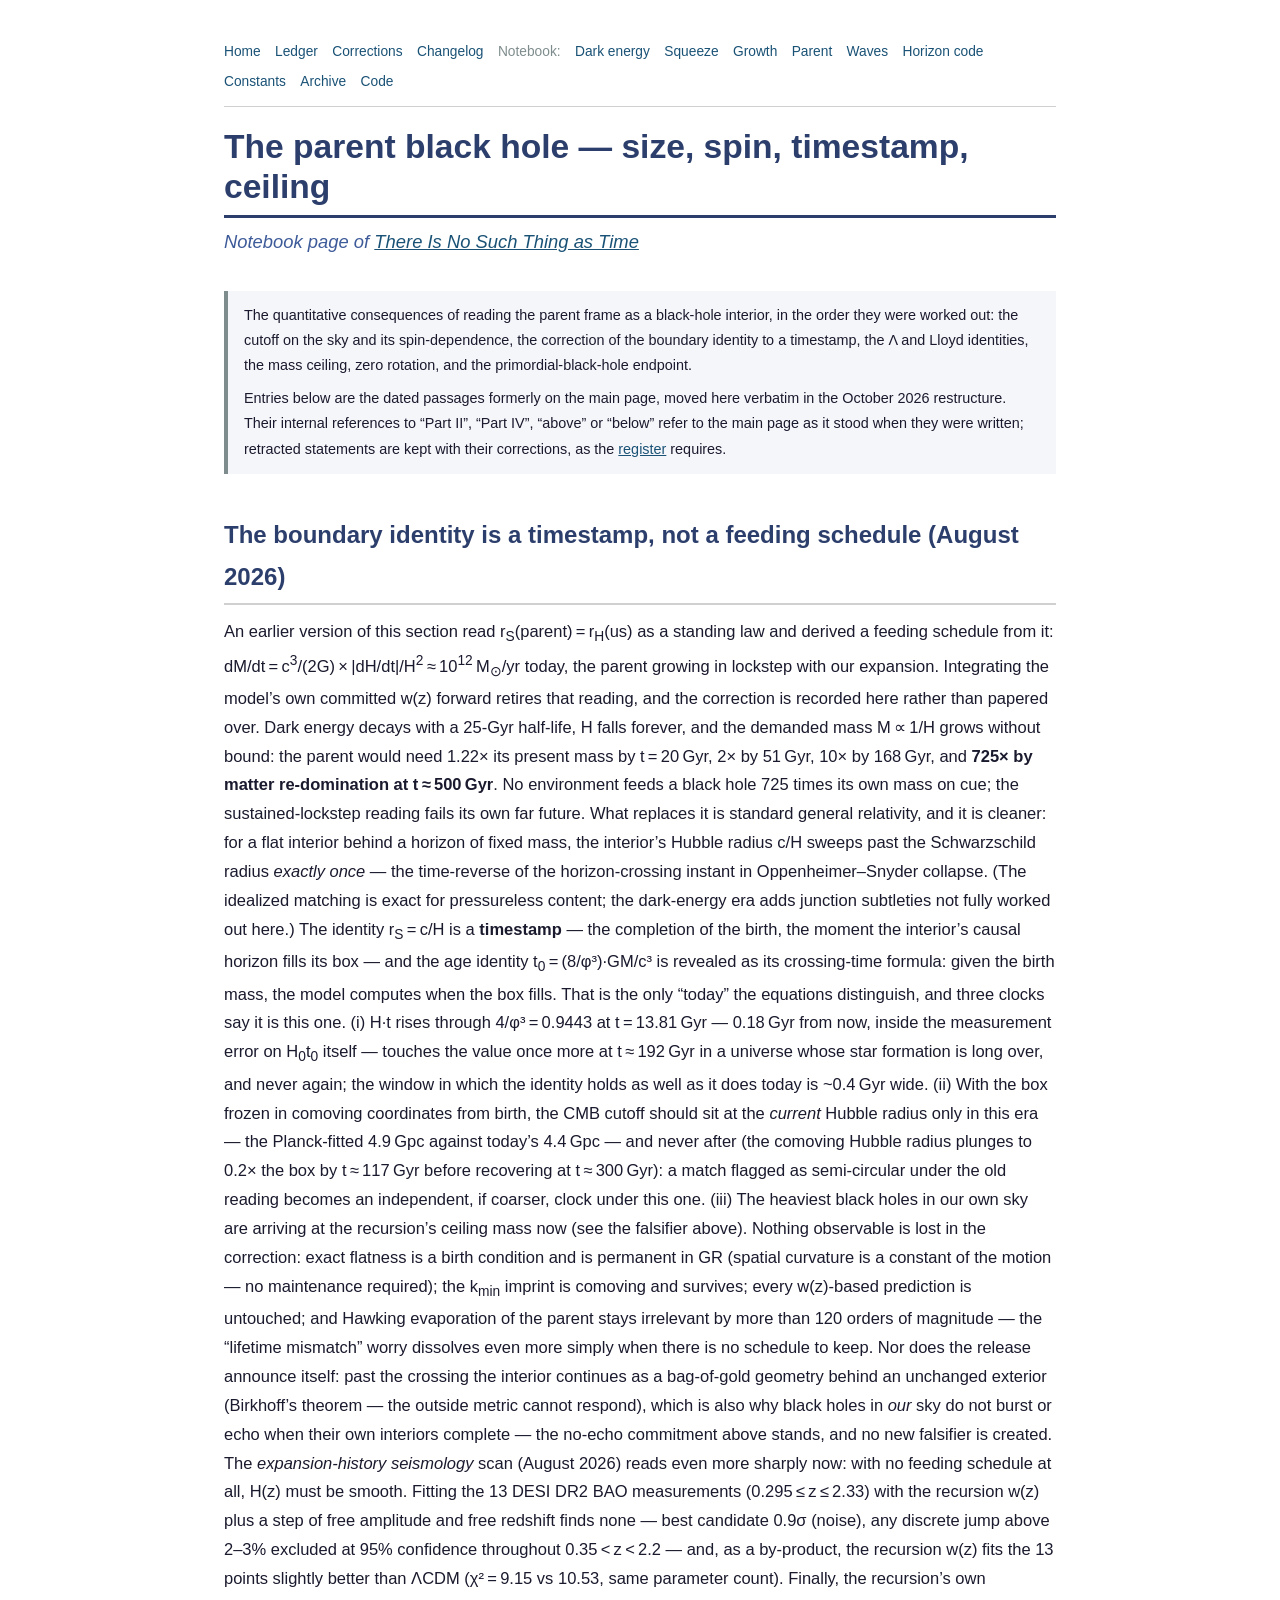
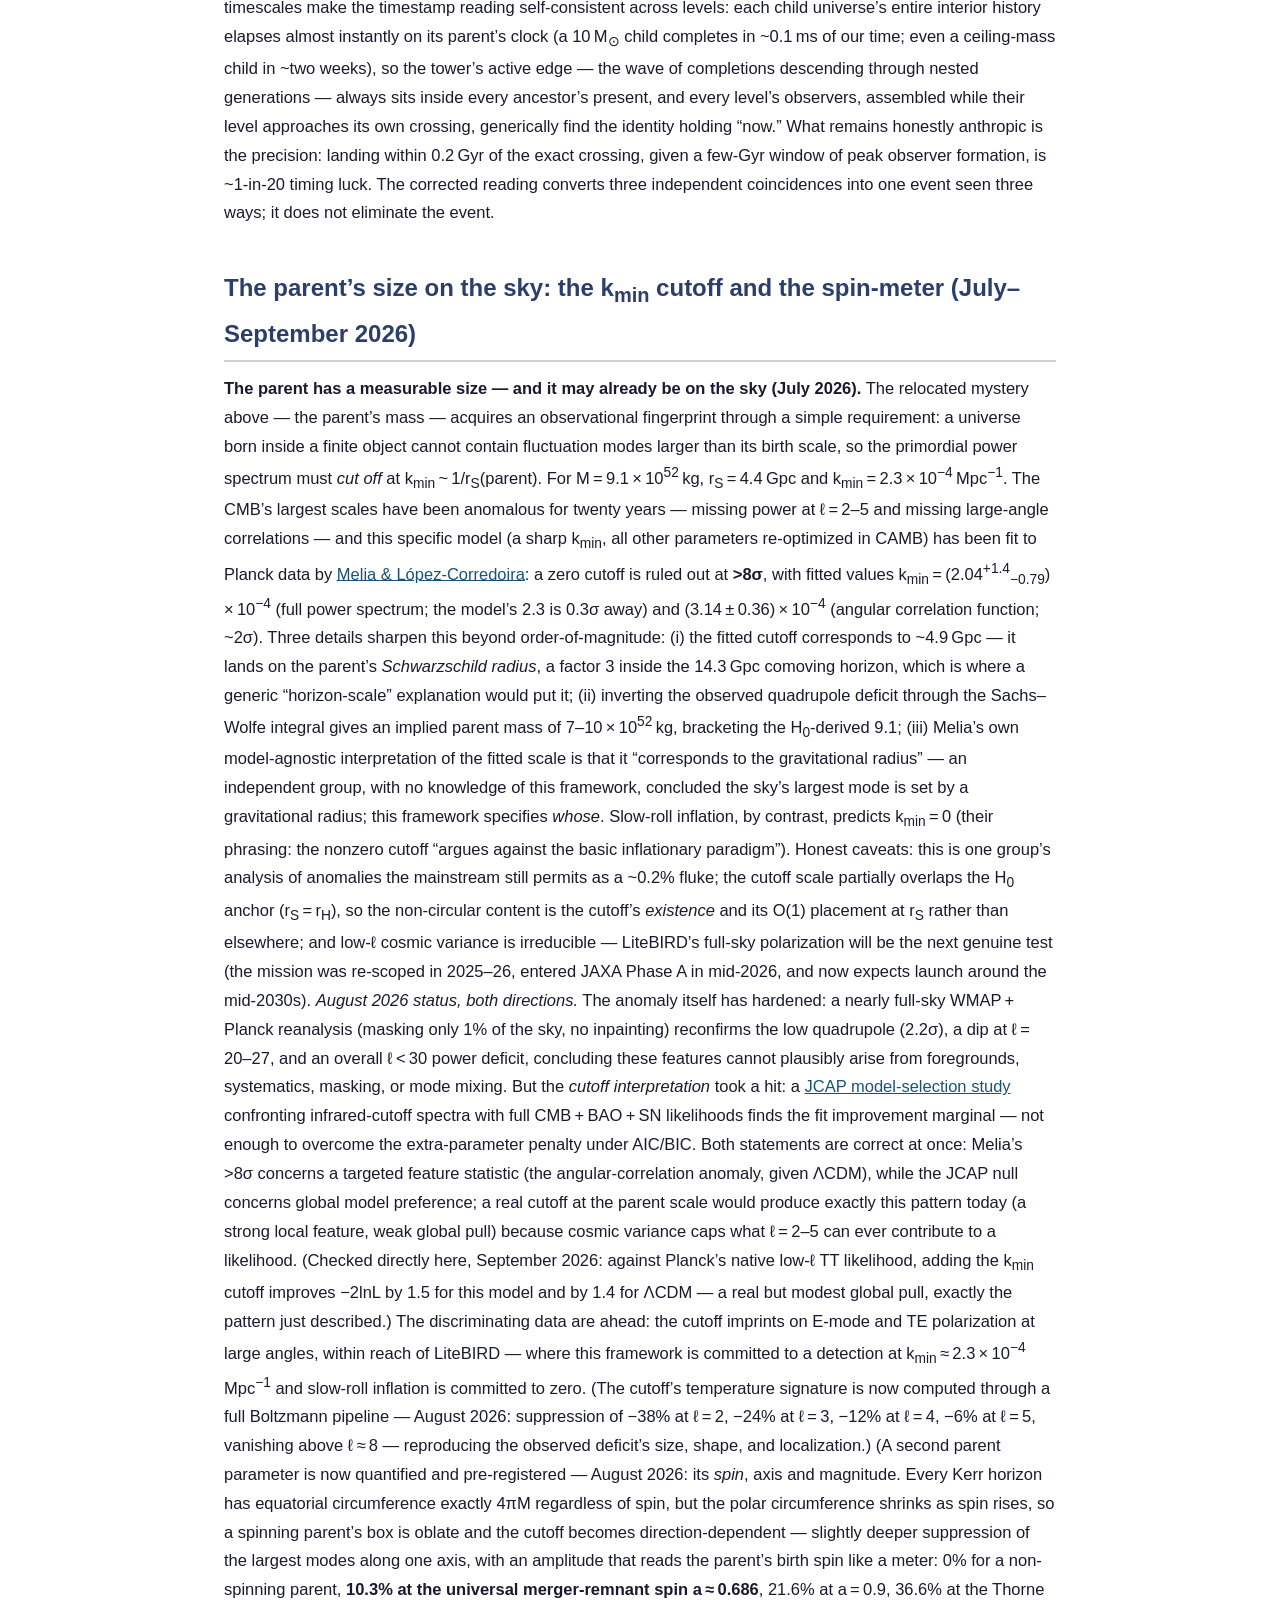
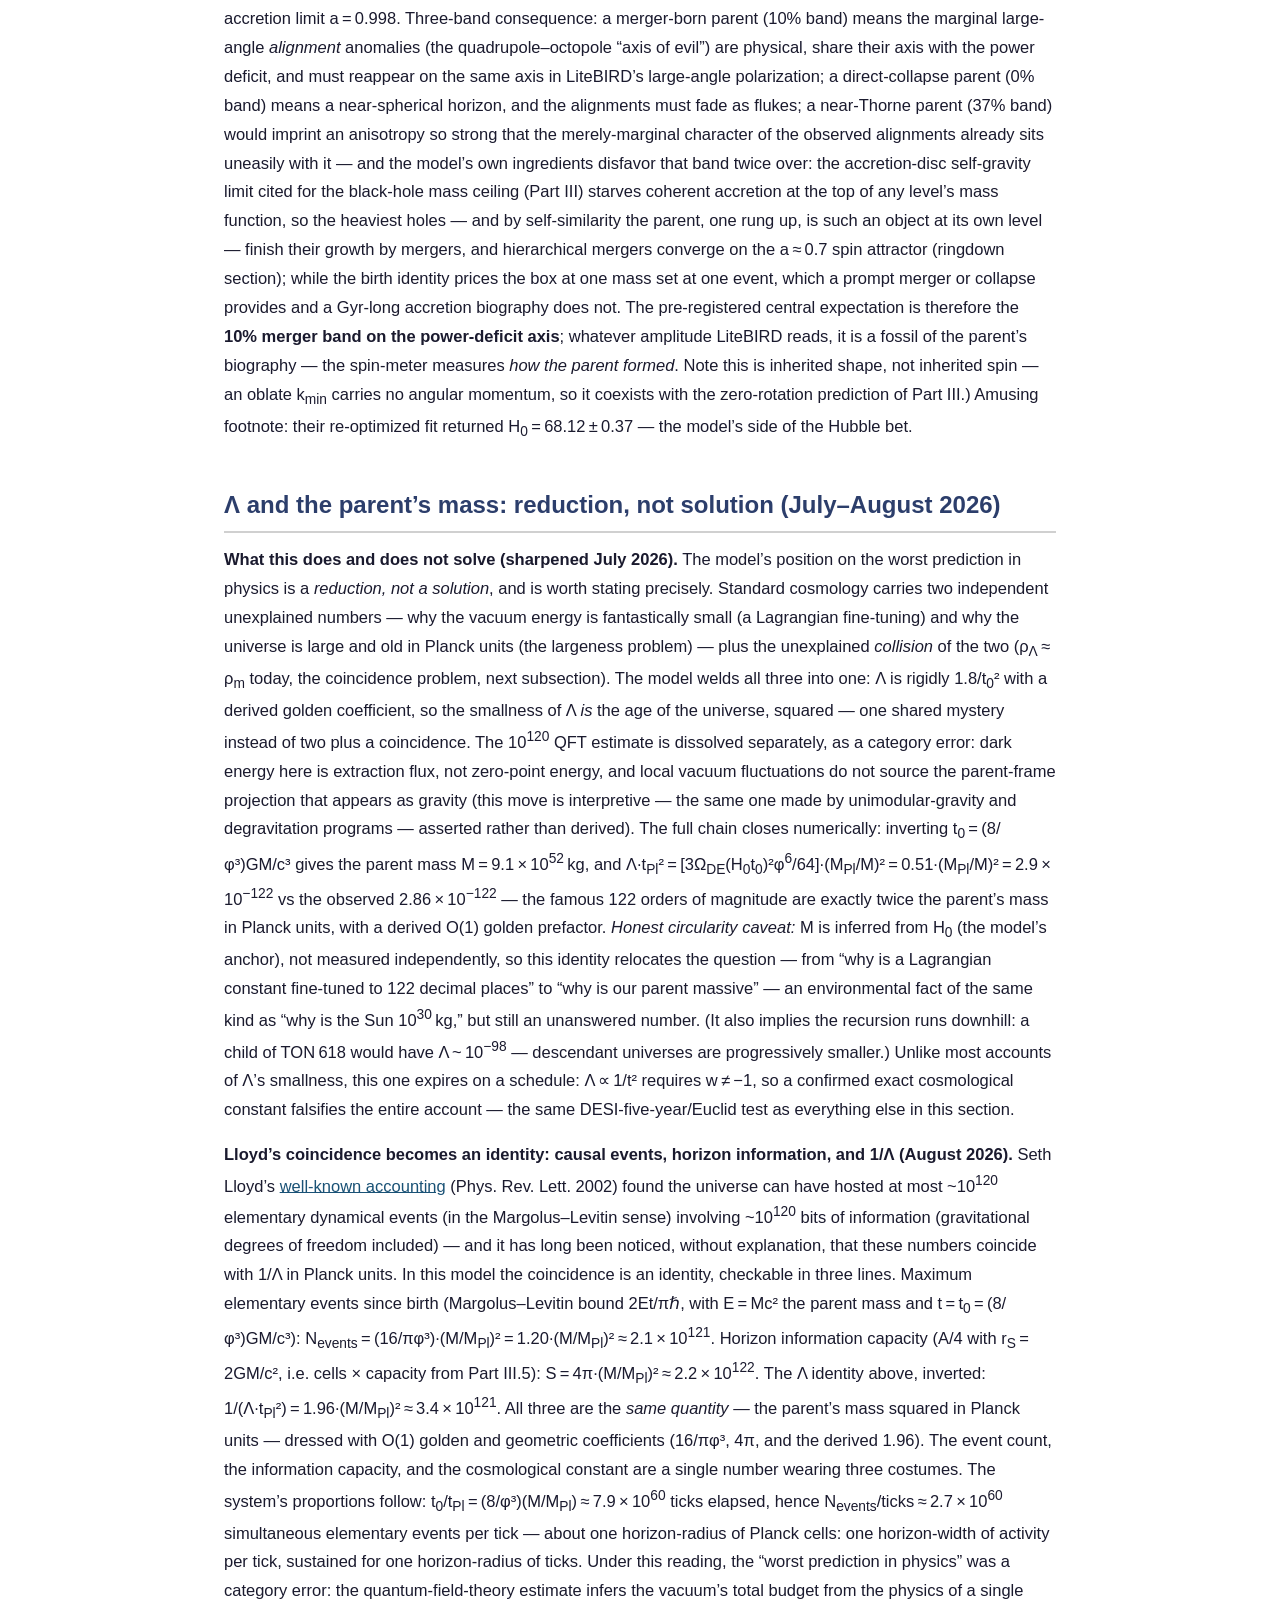
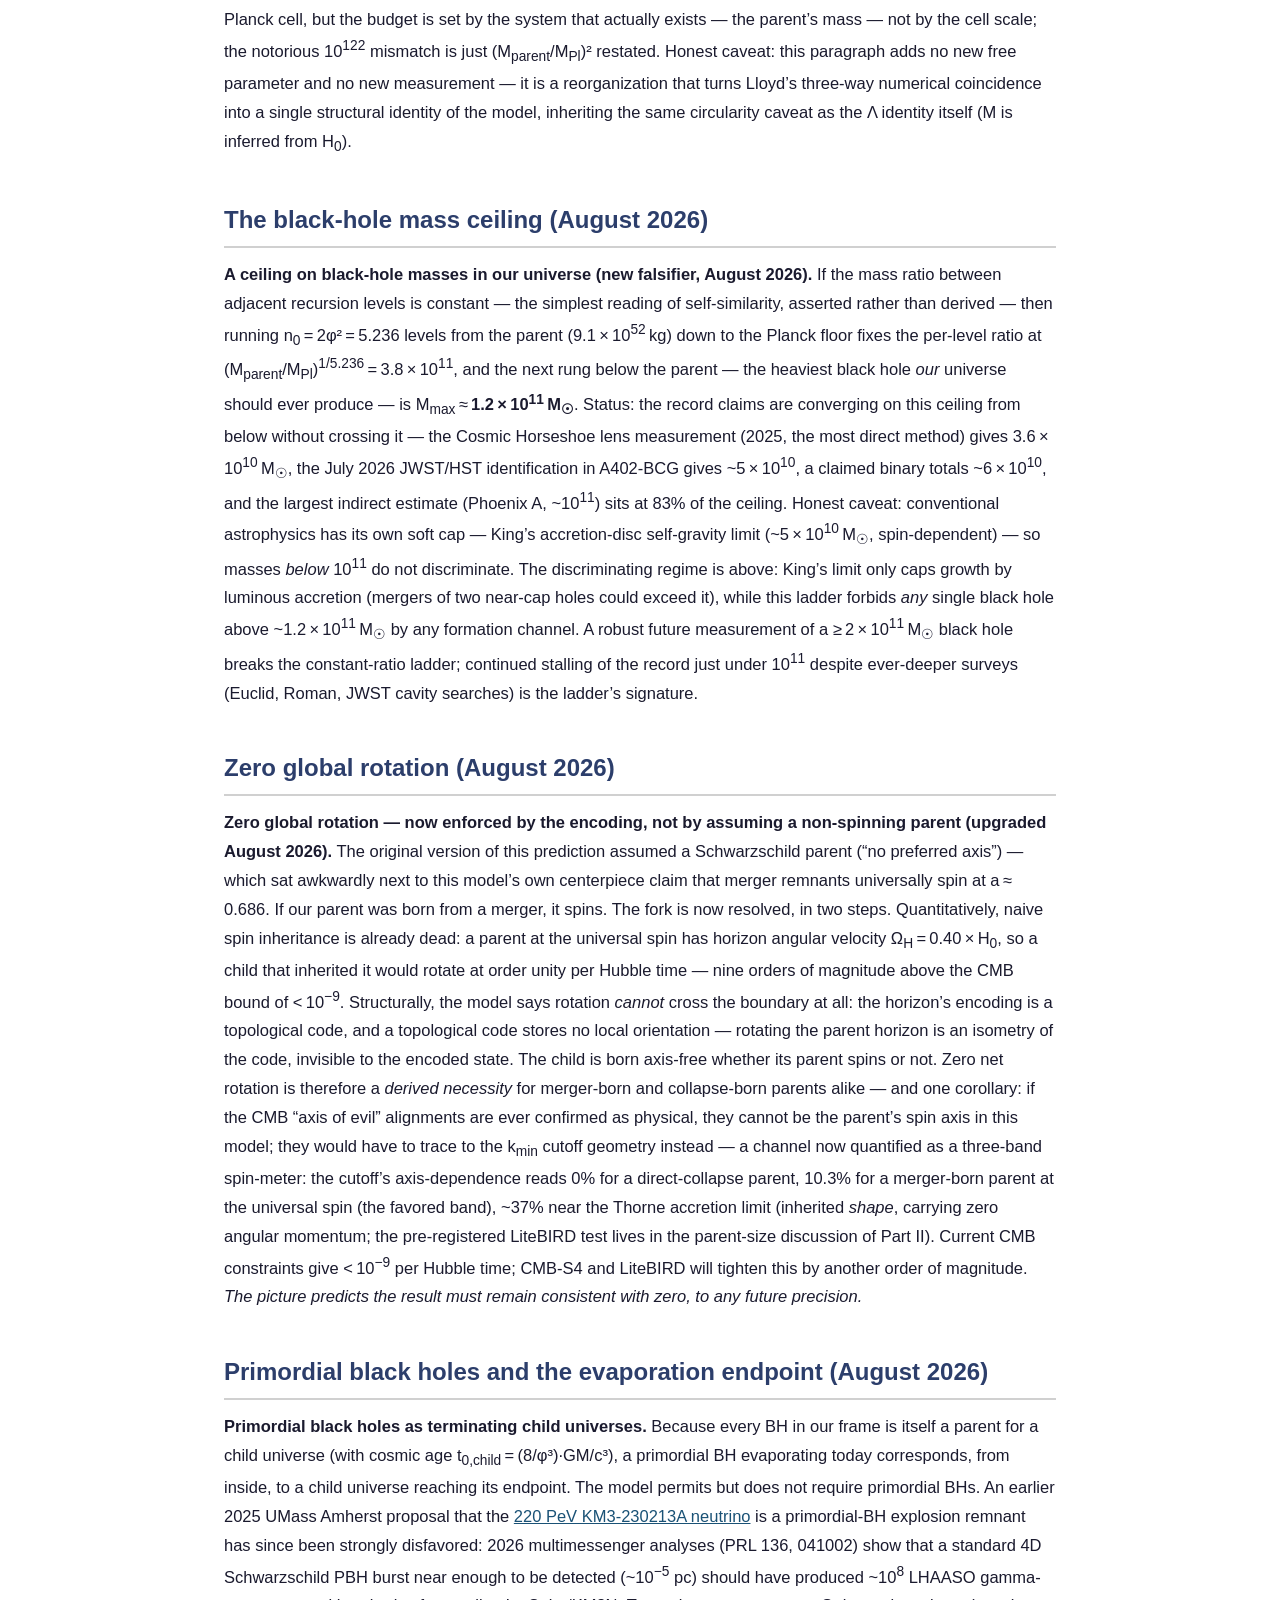
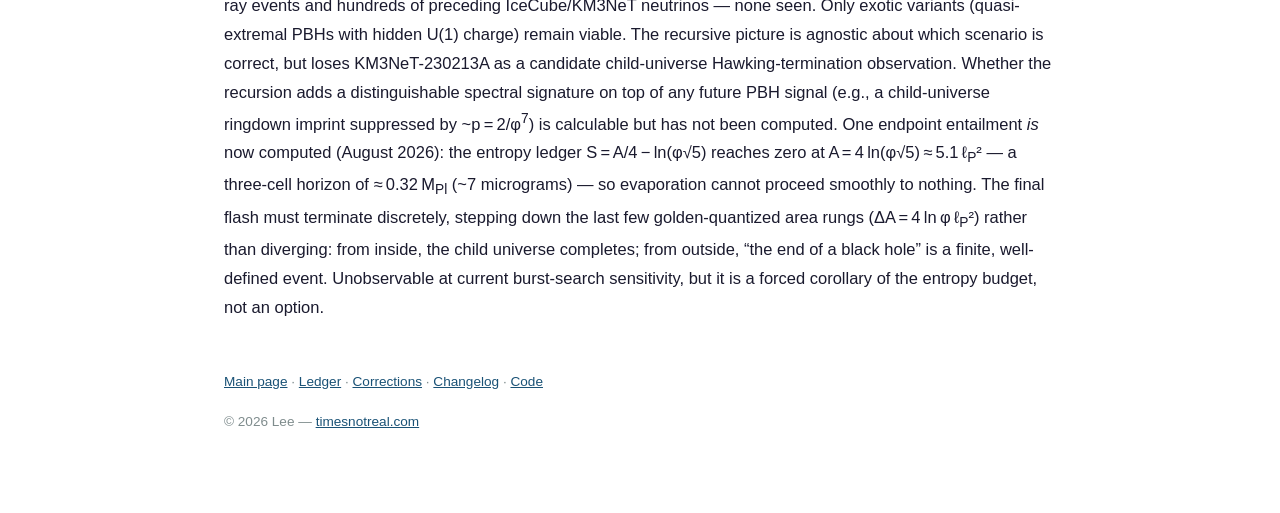
<file: notes/parent.html>
<!DOCTYPE html>
<html lang="en">
<head>
  <meta charset="UTF-8">
  <meta name="viewport" content="width=device-width, initial-scale=1.0">
  <title>The parent black hole — size, spin, timestamp, ceiling &mdash; timesnotreal.com</title>
  <meta name="description" content="Notebook: the k_min cutoff and spin-meter, the timestamp reading of the boundary identity, the Lambda and Lloyd identities, the black-hole mass ceiling, zero rotation, and the evaporation endpoint.">
  <link rel="canonical" href="https://www.timesnotreal.com/notes/parent.html">
  <link rel="stylesheet" href="../style.css">
</head>
<body>
<article>
<nav class="topnav" aria-label="Site">
  <a href="../index.html">Home</a>
  <a href="../index.html#ledger">Ledger</a>
  <a href="../index.html#register">Corrections</a>
  <a href="../changelog.html">Changelog</a>
  <span class="navlabel">Notebook:</span>
  <a href="../notes/dark-energy.html">Dark energy</a>
  <a href="../notes/squeeze.html">Squeeze</a>
  <a href="../notes/growth.html">Growth</a>
  <a href="../notes/parent.html">Parent</a>
  <a href="../notes/ringdown.html">Waves</a>
  <a href="../notes/horizon-code.html">Horizon code</a>
  <a href="../notes/constants.html">Constants</a>
  <a href="../notes/archive.html">Archive</a>
  <a href="https://github.com/acherion/timesnotreal/tree/master/code">Code</a>
</nav>
<header>
  <h1>The parent black hole &mdash; size, spin, timestamp, ceiling</h1>
  <p class="tagline">Notebook page of <a href="../index.html">There Is No Such Thing as Time</a></p>
</header>
<div class="notebook-note"><p style="margin:0">The quantitative consequences of reading the parent frame as a black-hole interior, in the order they were worked out: the cutoff on the sky and its spin-dependence, the correction of the boundary identity to a timestamp, the &Lambda; and Lloyd identities, the mass ceiling, zero rotation, and the primordial-black-hole endpoint.</p><p style="margin:0.5rem 0 0">Entries below are the dated passages formerly on the main page, moved here verbatim in the October 2026 restructure. Their internal references to &ldquo;Part II&rdquo;, &ldquo;Part IV&rdquo;, &ldquo;above&rdquo; or &ldquo;below&rdquo; refer to the main page as it stood when they were written; retracted statements are kept with their corrections, as the <a href="../index.html#register">register</a> requires.</p></div>
<section>
<h2 id="timestamp">The boundary identity is a timestamp, not a feeding schedule (August 2026)</h2>
<p>An earlier version of this section read r<sub>S</sub>(parent)&thinsp;=&thinsp;r<sub>H</sub>(us) as a standing law and derived a feeding schedule from it: dM/dt&thinsp;=&thinsp;c<sup>3</sup>/(2G)&thinsp;&times;&thinsp;|dH/dt|/H<sup>2</sup>&thinsp;&asymp;&thinsp;10<sup>12</sup>&thinsp;M<sub>&odot;</sub>/yr today, the parent growing in lockstep with our expansion. Integrating the model&rsquo;s own committed w(z) forward retires that reading, and the correction is recorded here rather than papered over. Dark energy decays with a 25-Gyr half-life, H falls forever, and the demanded mass M&thinsp;&prop;&thinsp;1/H grows without bound: the parent would need 1.22&times; its present mass by t&thinsp;=&thinsp;20&thinsp;Gyr, 2&times; by 51&thinsp;Gyr, 10&times; by 168&thinsp;Gyr, and <strong>725&times; by matter re-domination at t&thinsp;&asymp;&thinsp;500&thinsp;Gyr</strong>. No environment feeds a black hole 725 times its own mass on cue; the sustained-lockstep reading fails its own far future. What replaces it is standard general relativity, and it is cleaner: for a flat interior behind a horizon of fixed mass, the interior&rsquo;s Hubble radius c/H sweeps past the Schwarzschild radius <em>exactly once</em> &mdash; the time-reverse of the horizon-crossing instant in Oppenheimer&ndash;Snyder collapse. (The idealized matching is exact for pressureless content; the dark-energy era adds junction subtleties not fully worked out here.) The identity r<sub>S</sub>&thinsp;=&thinsp;c/H is a <strong>timestamp</strong> &mdash; the completion of the birth, the moment the interior&rsquo;s causal horizon fills its box &mdash; and the age identity t<sub>0</sub>&thinsp;=&thinsp;(8/&phi;&sup3;)&middot;GM/c&sup3; is revealed as its crossing-time formula: given the birth mass, the model computes when the box fills. That is the only &ldquo;today&rdquo; the equations distinguish, and three clocks say it is this one. (i) H&middot;t rises through 4/&phi;&sup3;&thinsp;=&thinsp;0.9443 at t&thinsp;=&thinsp;13.81&thinsp;Gyr &mdash; 0.18&thinsp;Gyr from now, inside the measurement error on H<sub>0</sub>t<sub>0</sub> itself &mdash; touches the value once more at t&thinsp;&asymp;&thinsp;192&thinsp;Gyr in a universe whose star formation is long over, and never again; the window in which the identity holds as well as it does today is ~0.4&thinsp;Gyr wide. (ii) With the box frozen in comoving coordinates from birth, the CMB cutoff should sit at the <em>current</em> Hubble radius only in this era &mdash; the Planck-fitted 4.9&thinsp;Gpc against today&rsquo;s 4.4&thinsp;Gpc &mdash; and never after (the comoving Hubble radius plunges to 0.2&times; the box by t&thinsp;&asymp;&thinsp;117&thinsp;Gyr before recovering at t&thinsp;&asymp;&thinsp;300&thinsp;Gyr): a match flagged as semi-circular under the old reading becomes an independent, if coarser, clock under this one. (iii) The heaviest black holes in our own sky are arriving at the recursion&rsquo;s ceiling mass now (see the falsifier above). Nothing observable is lost in the correction: exact flatness is a birth condition and is permanent in GR (spatial curvature is a constant of the motion &mdash; no maintenance required); the k<sub>min</sub> imprint is comoving and survives; every w(z)-based prediction is untouched; and Hawking evaporation of the parent stays irrelevant by more than 120 orders of magnitude &mdash; the &ldquo;lifetime mismatch&rdquo; worry dissolves even more simply when there is no schedule to keep. Nor does the release announce itself: past the crossing the interior continues as a bag-of-gold geometry behind an unchanged exterior (Birkhoff&rsquo;s theorem &mdash; the outside metric cannot respond), which is also why black holes in <em>our</em> sky do not burst or echo when their own interiors complete &mdash; the no-echo commitment above stands, and no new falsifier is created. The <em>expansion-history seismology</em> scan (August 2026) reads even more sharply now: with no feeding schedule at all, H(z) must be smooth. Fitting the 13 DESI DR2 BAO measurements (0.295&thinsp;&le;&thinsp;z&thinsp;&le;&thinsp;2.33) with the recursion w(z) plus a step of free amplitude and free redshift finds none &mdash; best candidate 0.9&sigma; (noise), any discrete jump above 2&ndash;3% excluded at 95% confidence throughout 0.35&thinsp;&lt;&thinsp;z&thinsp;&lt;&thinsp;2.2 &mdash; and, as a by-product, the recursion w(z) fits the 13 points slightly better than &Lambda;CDM (&chi;&sup2;&thinsp;=&thinsp;9.15 vs 10.53, same parameter count). Finally, the recursion&rsquo;s own timescales make the timestamp reading self-consistent across levels: each child universe&rsquo;s entire interior history elapses almost instantly on its parent&rsquo;s clock (a 10&thinsp;M<sub>&odot;</sub> child completes in ~0.1&thinsp;ms of our time; even a ceiling-mass child in ~two weeks), so the tower&rsquo;s active edge &mdash; the wave of completions descending through nested generations &mdash; always sits inside every ancestor&rsquo;s present, and every level&rsquo;s observers, assembled while their level approaches its own crossing, generically find the identity holding &ldquo;now.&rdquo; What remains honestly anthropic is the precision: landing within 0.2&thinsp;Gyr of the exact crossing, given a few-Gyr window of peak observer formation, is ~1-in-20 timing luck. The corrected reading converts three independent coincidences into one event seen three ways; it does not eliminate the event.</p>
</section>
<section>
<h2 id="kmin">The parent&rsquo;s size on the sky: the k<sub>min</sub> cutoff and the spin-meter (July&ndash;September 2026)</h2>
<p><strong>The parent has a measurable size &mdash; and it may already be on the sky (July 2026).</strong> The relocated mystery above &mdash; the parent&rsquo;s mass &mdash; acquires an observational fingerprint through a simple requirement: a universe born inside a finite object cannot contain fluctuation modes larger than its birth scale, so the primordial power spectrum must <em>cut off</em> at k<sub>min</sub>&thinsp;~&thinsp;1/r<sub>S</sub>(parent). For M&thinsp;=&thinsp;9.1&thinsp;&times;&thinsp;10<sup>52</sup>&thinsp;kg, r<sub>S</sub>&thinsp;=&thinsp;4.4&thinsp;Gpc and k<sub>min</sub>&thinsp;=&thinsp;2.3&thinsp;&times;&thinsp;10<sup>&minus;4</sup>&thinsp;Mpc<sup>&minus;1</sup>. The CMB&rsquo;s largest scales have been anomalous for twenty years &mdash; missing power at &#8467;&thinsp;=&thinsp;2&ndash;5 and missing large-angle correlations &mdash; and this specific model (a sharp k<sub>min</sub>, all other parameters re-optimized in CAMB) has been fit to Planck data by <a href="https://doi.org/10.1051/0004-6361/202141251">Melia &amp; L&oacute;pez-Corredoira</a>: a zero cutoff is ruled out at <strong>&gt;8&sigma;</strong>, with fitted values k<sub>min</sub>&thinsp;=&thinsp;(2.04<sup>+1.4</sup><sub>&minus;0.79</sub>)&thinsp;&times;&thinsp;10<sup>&minus;4</sup> (full power spectrum; the model&rsquo;s 2.3 is 0.3&sigma; away) and (3.14&thinsp;&plusmn;&thinsp;0.36)&thinsp;&times;&thinsp;10<sup>&minus;4</sup> (angular correlation function; ~2&sigma;). Three details sharpen this beyond order-of-magnitude: (i) the fitted cutoff corresponds to ~4.9&thinsp;Gpc &mdash; it lands on the parent&rsquo;s <em>Schwarzschild radius</em>, a factor 3 inside the 14.3&thinsp;Gpc comoving horizon, which is where a generic &ldquo;horizon-scale&rdquo; explanation would put it; (ii) inverting the observed quadrupole deficit through the Sachs&ndash;Wolfe integral gives an implied parent mass of 7&ndash;10&thinsp;&times;&thinsp;10<sup>52</sup>&thinsp;kg, bracketing the H<sub>0</sub>-derived 9.1; (iii) Melia&rsquo;s own model-agnostic interpretation of the fitted scale is that it &ldquo;corresponds to the gravitational radius&rdquo; &mdash; an independent group, with no knowledge of this framework, concluded the sky&rsquo;s largest mode is set by a gravitational radius; this framework specifies <em>whose</em>. Slow-roll inflation, by contrast, predicts k<sub>min</sub>&thinsp;=&thinsp;0 (their phrasing: the nonzero cutoff &ldquo;argues against the basic inflationary paradigm&rdquo;). Honest caveats: this is one group&rsquo;s analysis of anomalies the mainstream still permits as a ~0.2% fluke; the cutoff scale partially overlaps the H<sub>0</sub> anchor (r<sub>S</sub>&thinsp;=&thinsp;r<sub>H</sub>), so the non-circular content is the cutoff&rsquo;s <em>existence</em> and its O(1) placement at r<sub>S</sub> rather than elsewhere; and low-&#8467; cosmic variance is irreducible &mdash; LiteBIRD&rsquo;s full-sky polarization will be the next genuine test (the mission was re-scoped in 2025&ndash;26, entered JAXA Phase A in mid-2026, and now expects launch around the mid-2030s). <em>August 2026 status, both directions.</em> The anomaly itself has hardened: a nearly full-sky WMAP&thinsp;+&thinsp;Planck reanalysis (masking only 1% of the sky, no inpainting) reconfirms the low quadrupole (2.2&sigma;), a dip at &#8467;&thinsp;=&thinsp;20&ndash;27, and an overall &#8467;&thinsp;&lt;&thinsp;30 power deficit, concluding these features cannot plausibly arise from foregrounds, systematics, masking, or mode mixing. But the <em>cutoff interpretation</em> took a hit: a <a href="https://doi.org/10.1088/1475-7516/2026/06/019">JCAP model-selection study</a> confronting infrared-cutoff spectra with full CMB&thinsp;+&thinsp;BAO&thinsp;+&thinsp;SN likelihoods finds the fit improvement marginal &mdash; not enough to overcome the extra-parameter penalty under AIC/BIC. Both statements are correct at once: Melia&rsquo;s &gt;8&sigma; concerns a targeted feature statistic (the angular-correlation anomaly, given &Lambda;CDM), while the JCAP null concerns global model preference; a real cutoff at the parent scale would produce exactly this pattern today (a strong local feature, weak global pull) because cosmic variance caps what &#8467;&thinsp;=&thinsp;2&ndash;5 can ever contribute to a likelihood. (Checked directly here, September 2026: against Planck&rsquo;s native low-&#8467; TT likelihood, adding the k<sub>min</sub> cutoff improves &minus;2lnL by 1.5 for this model and by 1.4 for &Lambda;CDM &mdash; a real but modest global pull, exactly the pattern just described.) The discriminating data are ahead: the cutoff imprints on E-mode and TE polarization at large angles, within reach of LiteBIRD &mdash; where this framework is committed to a detection at k<sub>min</sub>&thinsp;&asymp;&thinsp;2.3&thinsp;&times;&thinsp;10<sup>&minus;4</sup>&thinsp;Mpc<sup>&minus;1</sup> and slow-roll inflation is committed to zero. (The cutoff&rsquo;s temperature signature is now computed through a full Boltzmann pipeline &mdash; August 2026: suppression of &minus;38% at &#8467;&thinsp;=&thinsp;2, &minus;24% at &#8467;&thinsp;=&thinsp;3, &minus;12% at &#8467;&thinsp;=&thinsp;4, &minus;6% at &#8467;&thinsp;=&thinsp;5, vanishing above &#8467;&thinsp;&asymp;&thinsp;8 &mdash; reproducing the observed deficit&rsquo;s size, shape, and localization.) (A second parent parameter is now quantified and pre-registered &mdash; August 2026: its <em>spin</em>, axis and magnitude. Every Kerr horizon has equatorial circumference exactly 4&pi;M regardless of spin, but the polar circumference shrinks as spin rises, so a spinning parent&rsquo;s box is oblate and the cutoff becomes direction-dependent &mdash; slightly deeper suppression of the largest modes along one axis, with an amplitude that reads the parent&rsquo;s birth spin like a meter: 0% for a non-spinning parent, <strong>10.3% at the universal merger-remnant spin a&thinsp;&asymp;&thinsp;0.686</strong>, 21.6% at a&thinsp;=&thinsp;0.9, 36.6% at the Thorne accretion limit a&thinsp;=&thinsp;0.998. Three-band consequence: a merger-born parent (10% band) means the marginal large-angle <em>alignment</em> anomalies (the quadrupole&ndash;octopole &ldquo;axis of evil&rdquo;) are physical, share their axis with the power deficit, and must reappear on the same axis in LiteBIRD&rsquo;s large-angle polarization; a direct-collapse parent (0% band) means a near-spherical horizon, and the alignments must fade as flukes; a near-Thorne parent (37% band) would imprint an anisotropy so strong that the merely-marginal character of the observed alignments already sits uneasily with it &mdash; and the model&rsquo;s own ingredients disfavor that band twice over: the accretion-disc self-gravity limit cited for the black-hole mass ceiling (Part III) starves coherent accretion at the top of any level&rsquo;s mass function, so the heaviest holes &mdash; and by self-similarity the parent, one rung up, is such an object at its own level &mdash; finish their growth by mergers, and hierarchical mergers converge on the a&thinsp;&asymp;&thinsp;0.7 spin attractor (ringdown section); while the birth identity prices the box at one mass set at one event, which a prompt merger or collapse provides and a Gyr-long accretion biography does not. The pre-registered central expectation is therefore the <strong>10% merger band on the power-deficit axis</strong>; whatever amplitude LiteBIRD reads, it is a fossil of the parent&rsquo;s biography &mdash; the spin-meter measures <em>how the parent formed</em>. Note this is inherited shape, not inherited spin &mdash; an oblate k<sub>min</sub> carries no angular momentum, so it coexists with the zero-rotation prediction of Part III.) Amusing footnote: their re-optimized fit returned H<sub>0</sub>&thinsp;=&thinsp;68.12&thinsp;&plusmn;&thinsp;0.37 &mdash; the model&rsquo;s side of the Hubble bet.</p>
</section>
<section>
<h2 id="lambda">&Lambda; and the parent&rsquo;s mass: reduction, not solution (July&ndash;August 2026)</h2>
<p><strong>What this does and does not solve (sharpened July 2026).</strong> The model&rsquo;s position on the worst prediction in physics is a <em>reduction, not a solution</em>, and is worth stating precisely. Standard cosmology carries two independent unexplained numbers &mdash; why the vacuum energy is fantastically small (a Lagrangian fine-tuning) and why the universe is large and old in Planck units (the largeness problem) &mdash; plus the unexplained <em>collision</em> of the two (&rho;<sub>&Lambda;</sub>&thinsp;&asymp;&thinsp;&rho;<sub>m</sub> today, the coincidence problem, next subsection). The model welds all three into one: &Lambda; is rigidly 1.8/t<sub>0</sub>&sup2; with a derived golden coefficient, so the smallness of &Lambda; <em>is</em> the age of the universe, squared &mdash; one shared mystery instead of two plus a coincidence. The 10<sup>120</sup> QFT estimate is dissolved separately, as a category error: dark energy here is extraction flux, not zero-point energy, and local vacuum fluctuations do not source the parent-frame projection that appears as gravity (this move is interpretive &mdash; the same one made by unimodular-gravity and degravitation programs &mdash; asserted rather than derived). The full chain closes numerically: inverting t<sub>0</sub>&thinsp;=&thinsp;(8/&phi;&sup3;)GM/c&sup3; gives the parent mass M&thinsp;=&thinsp;9.1&thinsp;&times;&thinsp;10<sup>52</sup>&thinsp;kg, and &Lambda;&middot;t<sub>Pl</sub>&sup2;&thinsp;=&thinsp;[3&Omega;<sub>DE</sub>(H<sub>0</sub>t<sub>0</sub>)&sup2;&phi;<sup>6</sup>/64]&middot;(M<sub>Pl</sub>/M)&sup2;&thinsp;=&thinsp;0.51&middot;(M<sub>Pl</sub>/M)&sup2;&thinsp;=&thinsp;2.9&thinsp;&times;&thinsp;10<sup>&minus;122</sup> vs the observed 2.86&thinsp;&times;&thinsp;10<sup>&minus;122</sup> &mdash; the famous 122 orders of magnitude are exactly twice the parent&rsquo;s mass in Planck units, with a derived O(1) golden prefactor. <em>Honest circularity caveat:</em> M is inferred from H<sub>0</sub> (the model&rsquo;s anchor), not measured independently, so this identity relocates the question &mdash; from &ldquo;why is a Lagrangian constant fine-tuned to 122 decimal places&rdquo; to &ldquo;why is our parent massive&rdquo; &mdash; an environmental fact of the same kind as &ldquo;why is the Sun 10<sup>30</sup>&thinsp;kg,&rdquo; but still an unanswered number. (It also implies the recursion runs downhill: a child of TON&thinsp;618 would have &Lambda;&thinsp;~&thinsp;10<sup>&minus;98</sup> &mdash; descendant universes are progressively smaller.) Unlike most accounts of &Lambda;&rsquo;s smallness, this one expires on a schedule: &Lambda;&thinsp;&prop;&thinsp;1/t&sup2; requires w&thinsp;&ne;&thinsp;&minus;1, so a confirmed exact cosmological constant falsifies the entire account &mdash; the same DESI-five-year/Euclid test as everything else in this section.</p>
<p><strong>Lloyd&rsquo;s coincidence becomes an identity: causal events, horizon information, and 1/&Lambda; (August 2026).</strong> Seth Lloyd&rsquo;s <a href="https://arxiv.org/abs/quant-ph/0110141">well-known accounting</a> (Phys. Rev. Lett. 2002) found the universe can have hosted at most ~10<sup>120</sup> elementary dynamical events (in the Margolus&ndash;Levitin sense) involving ~10<sup>120</sup> bits of information (gravitational degrees of freedom included) &mdash; and it has long been noticed, without explanation, that these numbers coincide with 1/&Lambda; in Planck units. In this model the coincidence is an identity, checkable in three lines. Maximum elementary events since birth (Margolus&ndash;Levitin bound 2Et/&pi;&#8463;, with E&thinsp;=&thinsp;Mc&sup2; the parent mass and t&thinsp;=&thinsp;t<sub>0</sub>&thinsp;=&thinsp;(8/&phi;&sup3;)GM/c&sup3;): N<sub>events</sub>&thinsp;=&thinsp;(16/&pi;&phi;&sup3;)&middot;(M/M<sub>Pl</sub>)&sup2;&thinsp;=&thinsp;1.20&middot;(M/M<sub>Pl</sub>)&sup2;&thinsp;&asymp;&thinsp;2.1&thinsp;&times;&thinsp;10<sup>121</sup>. Horizon information capacity (A/4 with r<sub>S</sub>&thinsp;=&thinsp;2GM/c&sup2;, i.e. cells &times; capacity from Part III.5): S&thinsp;=&thinsp;4&pi;&middot;(M/M<sub>Pl</sub>)&sup2;&thinsp;&asymp;&thinsp;2.2&thinsp;&times;&thinsp;10<sup>122</sup>. The &Lambda; identity above, inverted: 1/(&Lambda;&middot;t<sub>Pl</sub>&sup2;)&thinsp;=&thinsp;1.96&middot;(M/M<sub>Pl</sub>)&sup2;&thinsp;&asymp;&thinsp;3.4&thinsp;&times;&thinsp;10<sup>121</sup>. All three are the <em>same quantity</em> &mdash; the parent&rsquo;s mass squared in Planck units &mdash; dressed with O(1) golden and geometric coefficients (16/&pi;&phi;&sup3;, 4&pi;, and the derived 1.96). The event count, the information capacity, and the cosmological constant are a single number wearing three costumes. The system&rsquo;s proportions follow: t<sub>0</sub>/t<sub>Pl</sub>&thinsp;=&thinsp;(8/&phi;&sup3;)(M/M<sub>Pl</sub>)&thinsp;&asymp;&thinsp;7.9&thinsp;&times;&thinsp;10<sup>60</sup> ticks elapsed, hence N<sub>events</sub>/ticks&thinsp;&asymp;&thinsp;2.7&thinsp;&times;&thinsp;10<sup>60</sup> simultaneous elementary events per tick &mdash; about one horizon-radius of Planck cells: one horizon-width of activity per tick, sustained for one horizon-radius of ticks. Under this reading, the &ldquo;worst prediction in physics&rdquo; was a category error: the quantum-field-theory estimate infers the vacuum&rsquo;s total budget from the physics of a single Planck cell, but the budget is set by the system that actually exists &mdash; the parent&rsquo;s mass &mdash; not by the cell scale; the notorious 10<sup>122</sup> mismatch is just (M<sub>parent</sub>/M<sub>Pl</sub>)&sup2; restated. Honest caveat: this paragraph adds no new free parameter and no new measurement &mdash; it is a reorganization that turns Lloyd&rsquo;s three-way numerical coincidence into a single structural identity of the model, inheriting the same circularity caveat as the &Lambda; identity itself (M is inferred from H<sub>0</sub>).</p>
</section>
<section>
<h2 id="ceiling">The black-hole mass ceiling (August 2026)</h2>
<ul class="notebook">
<li><strong>A ceiling on black-hole masses in our universe (new falsifier, August 2026).</strong> If the mass ratio between adjacent recursion levels is constant &mdash; the simplest reading of self-similarity, asserted rather than derived &mdash; then running n<sub>0</sub>&thinsp;=&thinsp;2&phi;&sup2;&thinsp;=&thinsp;5.236 levels from the parent (9.1&thinsp;&times;&thinsp;10<sup>52</sup>&thinsp;kg) down to the Planck floor fixes the per-level ratio at (M<sub>parent</sub>/M<sub>Pl</sub>)<sup>1/5.236</sup>&thinsp;=&thinsp;3.8&thinsp;&times;&thinsp;10<sup>11</sup>, and the next rung below the parent &mdash; the heaviest black hole <em>our</em> universe should ever produce &mdash; is M<sub>max</sub>&thinsp;&asymp;&thinsp;<strong>1.2&thinsp;&times;&thinsp;10<sup>11</sup>&thinsp;M<sub>&#9737;</sub></strong>. Status: the record claims are converging on this ceiling from below without crossing it &mdash; the Cosmic Horseshoe lens measurement (2025, the most direct method) gives 3.6&thinsp;&times;&thinsp;10<sup>10</sup>&thinsp;M<sub>&#9737;</sub>, the July 2026 JWST/HST identification in A402-BCG gives ~5&thinsp;&times;&thinsp;10<sup>10</sup>, a claimed binary totals ~6&thinsp;&times;&thinsp;10<sup>10</sup>, and the largest indirect estimate (Phoenix A, ~10<sup>11</sup>) sits at 83% of the ceiling. Honest caveat: conventional astrophysics has its own soft cap &mdash; King&rsquo;s accretion-disc self-gravity limit (~5&thinsp;&times;&thinsp;10<sup>10</sup>&thinsp;M<sub>&#9737;</sub>, spin-dependent) &mdash; so masses <em>below</em> 10<sup>11</sup> do not discriminate. The discriminating regime is above: King&rsquo;s limit only caps growth by luminous accretion (mergers of two near-cap holes could exceed it), while this ladder forbids <em>any</em> single black hole above ~1.2&thinsp;&times;&thinsp;10<sup>11</sup>&thinsp;M<sub>&#9737;</sub> by any formation channel. A robust future measurement of a &#8805;&thinsp;2&thinsp;&times;&thinsp;10<sup>11</sup>&thinsp;M<sub>&#9737;</sub> black hole breaks the constant-ratio ladder; continued stalling of the record just under 10<sup>11</sup> despite ever-deeper surveys (Euclid, Roman, JWST cavity searches) is the ladder&rsquo;s signature.</li>
</ul>
</section>
<section>
<h2 id="rotation">Zero global rotation (August 2026)</h2>
<ul class="notebook">
<li><strong>Zero global rotation &mdash; now enforced by the encoding, not by assuming a non-spinning parent (upgraded August 2026).</strong> The original version of this prediction assumed a Schwarzschild parent (&ldquo;no preferred axis&rdquo;) &mdash; which sat awkwardly next to this model&rsquo;s own centerpiece claim that merger remnants universally spin at a&thinsp;&asymp;&thinsp;0.686. If our parent was born from a merger, it spins. The fork is now resolved, in two steps. Quantitatively, naive spin inheritance is already dead: a parent at the universal spin has horizon angular velocity &Omega;<sub>H</sub>&thinsp;=&thinsp;0.40&thinsp;&times;&thinsp;H<sub>0</sub>, so a child that inherited it would rotate at order unity per Hubble time &mdash; nine orders of magnitude above the CMB bound of &lt;&thinsp;10<sup>&minus;9</sup>. Structurally, the model says rotation <em>cannot</em> cross the boundary at all: the horizon&rsquo;s encoding is a topological code, and a topological code stores no local orientation &mdash; rotating the parent horizon is an isometry of the code, invisible to the encoded state. The child is born axis-free whether its parent spins or not. Zero net rotation is therefore a <em>derived necessity</em> for merger-born and collapse-born parents alike &mdash; and one corollary: if the CMB &ldquo;axis of evil&rdquo; alignments are ever confirmed as physical, they cannot be the parent&rsquo;s spin axis in this model; they would have to trace to the k<sub>min</sub> cutoff geometry instead &mdash; a channel now quantified as a three-band spin-meter: the cutoff&rsquo;s axis-dependence reads 0% for a direct-collapse parent, 10.3% for a merger-born parent at the universal spin (the favored band), ~37% near the Thorne accretion limit (inherited <em>shape</em>, carrying zero angular momentum; the pre-registered LiteBIRD test lives in the parent-size discussion of Part II). Current CMB constraints give &lt;&thinsp;10<sup>&minus;9</sup> per Hubble time; CMB-S4 and LiteBIRD will tighten this by another order of magnitude. <em>The picture predicts the result must remain consistent with zero, to any future precision.</em></li>
</ul>
</section>
<section>
<h2 id="pbh">Primordial black holes and the evaporation endpoint (August 2026)</h2>
<ul class="notebook">
<li><strong>Primordial black holes as terminating child universes.</strong> Because every BH in our frame is itself a parent for a child universe (with cosmic age t<sub>0,child</sub>&thinsp;=&thinsp;(8/&phi;&sup3;)&middot;GM/c&sup3;), a primordial BH evaporating today corresponds, from inside, to a child universe reaching its endpoint. The model permits but does not require primordial BHs. An earlier 2025 UMass Amherst proposal that the <a href="https://www.nature.com/articles/s41586-024-08543-1">220 PeV KM3-230213A neutrino</a> is a primordial-BH explosion remnant has since been strongly disfavored: 2026 multimessenger analyses (PRL 136, 041002) show that a standard 4D Schwarzschild PBH burst near enough to be detected (~10<sup>&minus;5</sup> pc) should have produced ~10<sup>8</sup> LHAASO gamma-ray events and hundreds of preceding IceCube/KM3NeT neutrinos &mdash; none seen. Only exotic variants (quasi-extremal PBHs with hidden U(1) charge) remain viable. The recursive picture is agnostic about which scenario is correct, but loses KM3NeT-230213A as a candidate child-universe Hawking-termination observation. Whether the recursion adds a distinguishable spectral signature on top of any future PBH signal (e.g., a child-universe ringdown imprint suppressed by ~p&thinsp;=&thinsp;2/&phi;<sup>7</sup>) is calculable but has not been computed. One endpoint entailment <em>is</em> now computed (August 2026): the entropy ledger S&thinsp;=&thinsp;A/4&thinsp;&minus;&thinsp;ln(&phi;&radic;5) reaches zero at A&thinsp;=&thinsp;4&thinsp;ln(&phi;&radic;5)&thinsp;&asymp;&thinsp;5.1&thinsp;&#8467;<sub>P</sub>&sup2; &mdash; a three-cell horizon of &asymp;&thinsp;0.32&thinsp;M<sub>Pl</sub> (~7 micrograms) &mdash; so evaporation cannot proceed smoothly to nothing. The final flash must terminate discretely, stepping down the last few golden-quantized area rungs (&Delta;A&thinsp;=&thinsp;4&thinsp;ln&thinsp;&phi;&thinsp;&#8467;<sub>P</sub>&sup2;) rather than diverging: from inside, the child universe completes; from outside, &ldquo;the end of a black hole&rdquo; is a finite, well-defined event. Unobservable at current burst-search sensitivity, but it is a forced corollary of the entropy budget, not an option.</li>
</ul>
</section>
<footer style="color: var(--muted); font-size: 0.85rem; margin-top: 3rem;">
  <p><a href="../index.html">Main page</a> &middot; <a href="../index.html#ledger">Ledger</a> &middot; <a href="../index.html#register">Corrections</a> &middot; <a href="../changelog.html">Changelog</a> &middot; <a href="https://github.com/acherion/timesnotreal/tree/master/code">Code</a></p>
  <p>&copy; 2026 Lee &mdash; <a href="https://www.timesnotreal.com/">timesnotreal.com</a></p>
</footer>
</article>
</body>
</html>
</file>
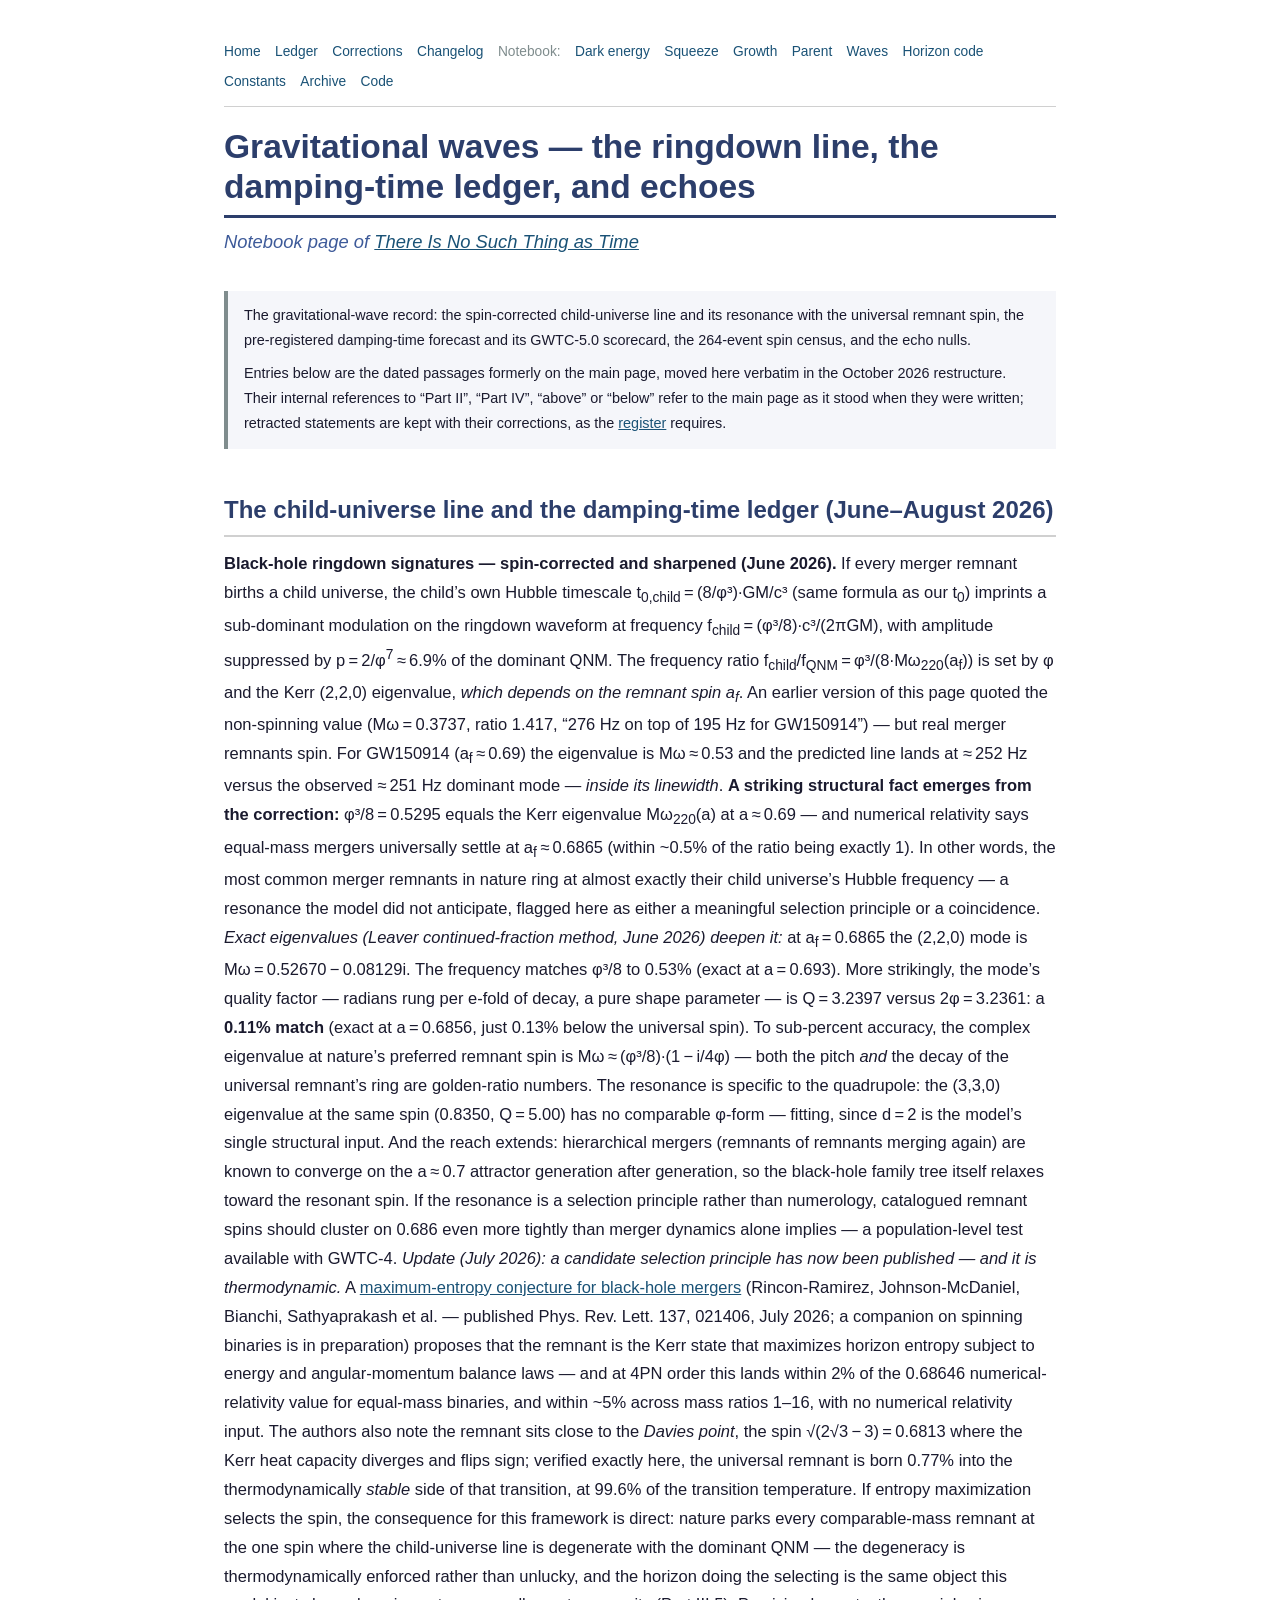
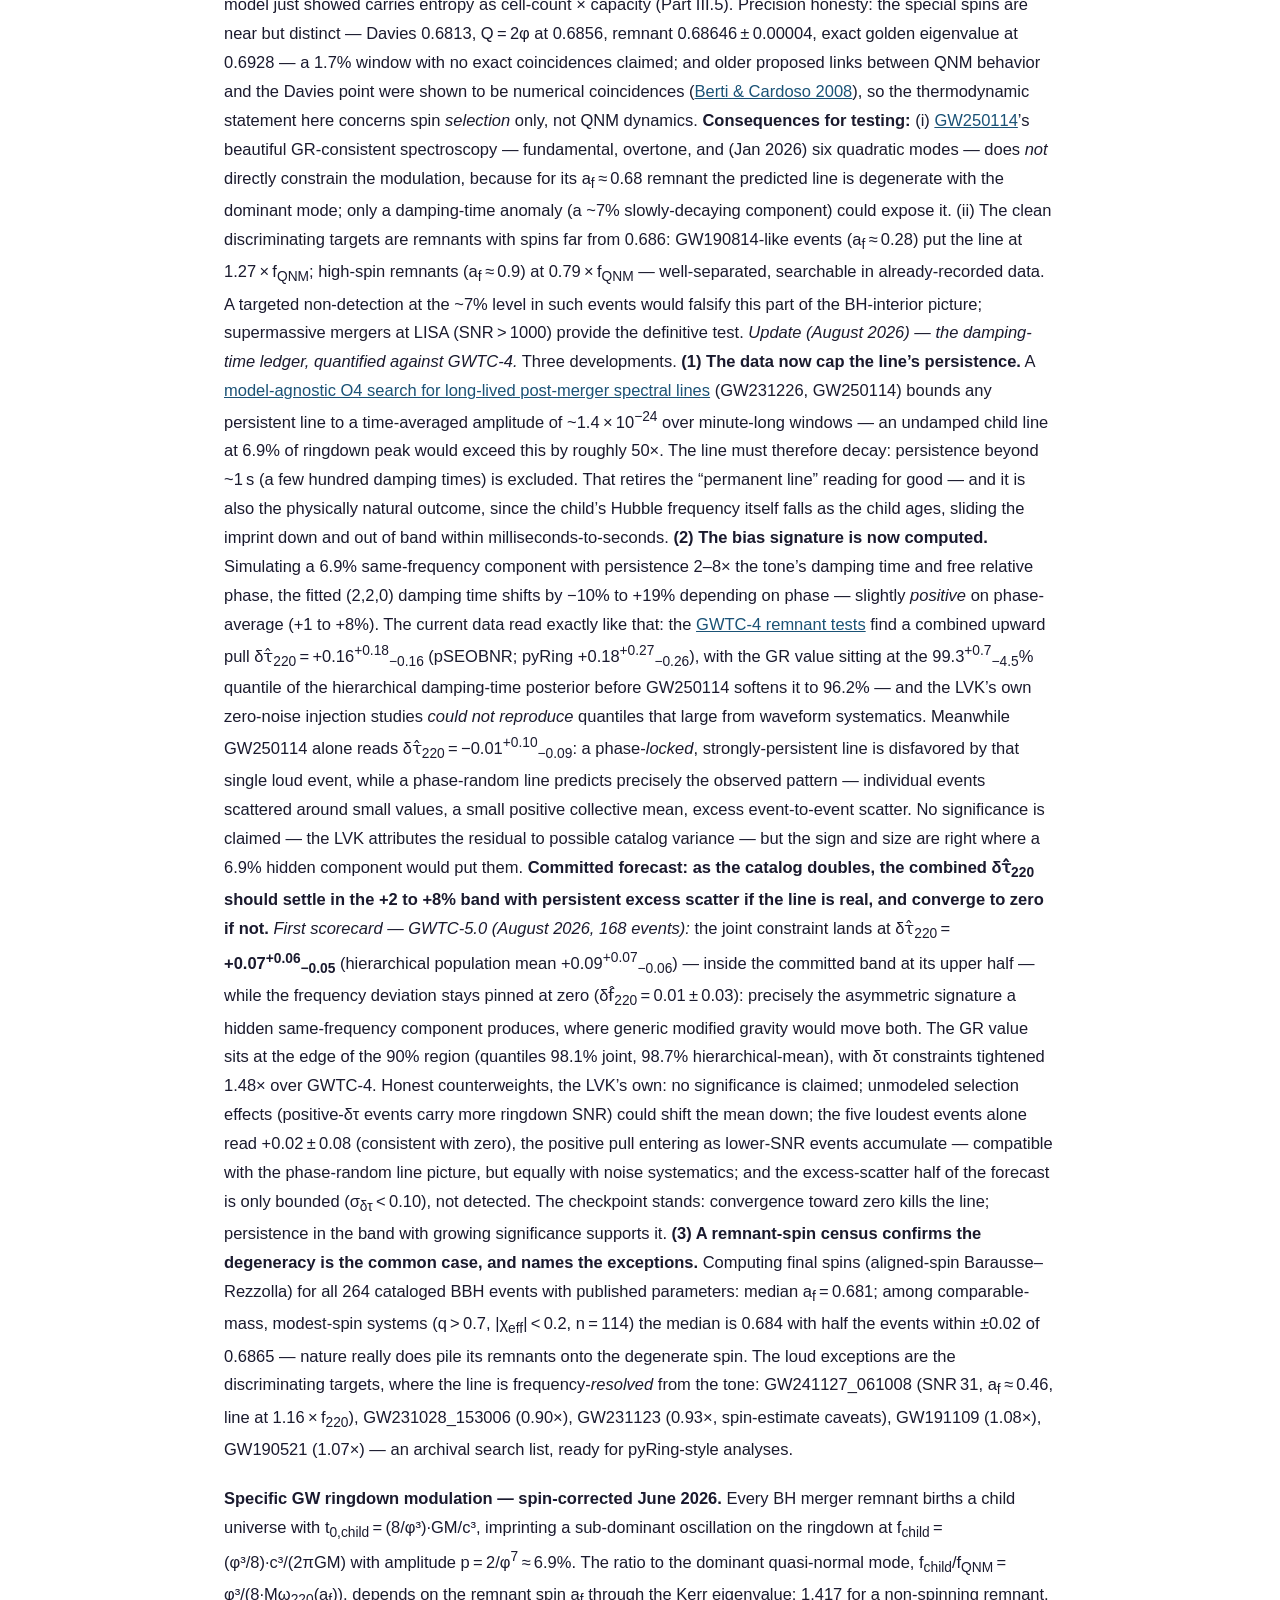
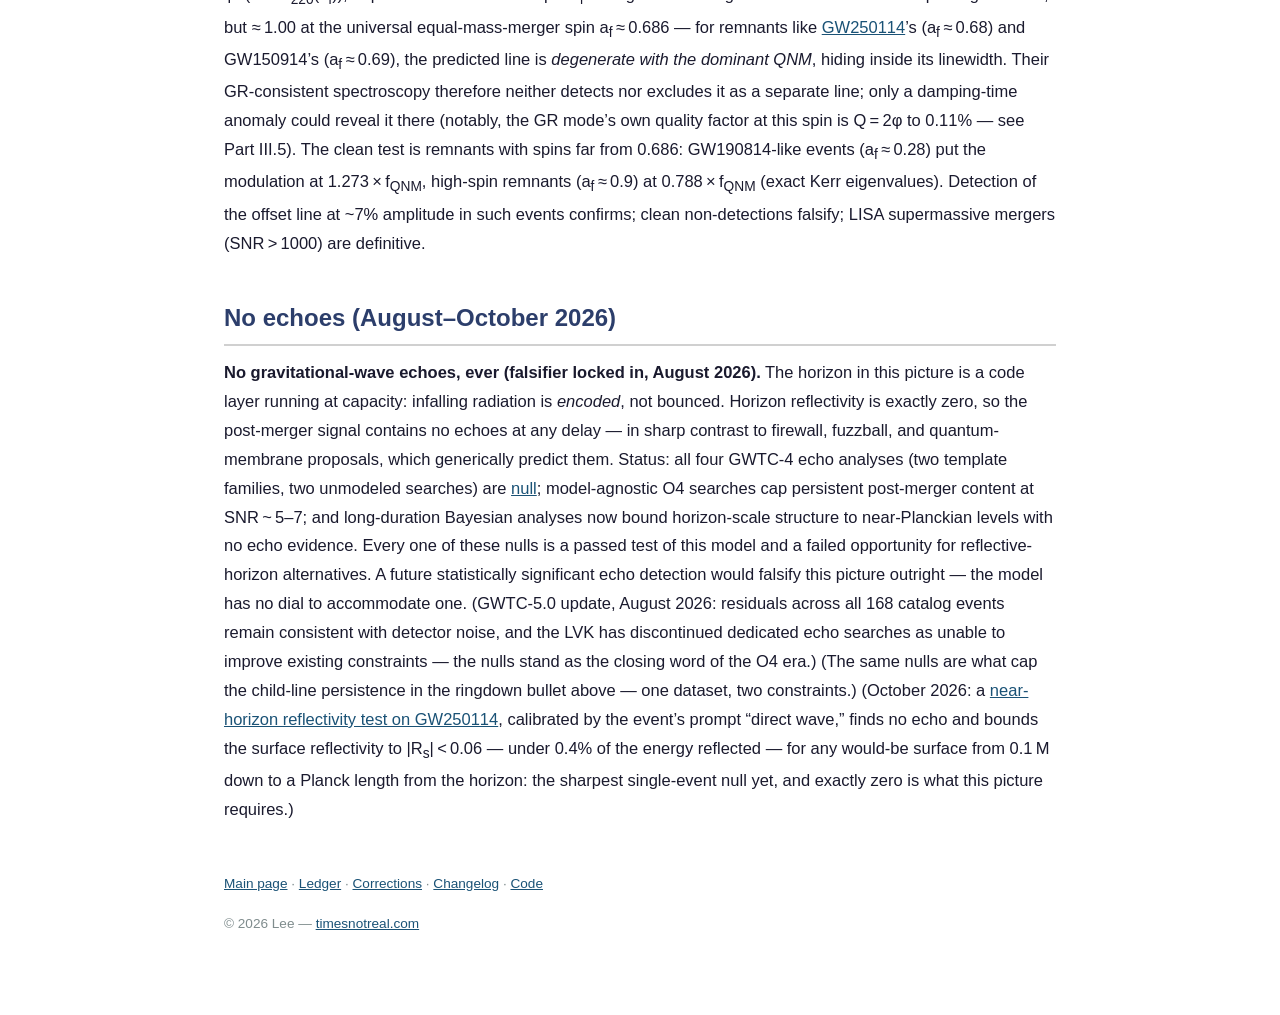
<file: notes/ringdown.html>
<!DOCTYPE html>
<html lang="en">
<head>
  <meta charset="UTF-8">
  <meta name="viewport" content="width=device-width, initial-scale=1.0">
  <title>Gravitational waves — the ringdown line, the damping-time ledger, and echoes &mdash; timesnotreal.com</title>
  <meta name="description" content="Notebook: the child-universe ringdown line, its spin correction, the Davies-point and maximum-entropy connections, the GWTC-4/5 damping-time ledger, the remnant-spin census, and the no-echo commitment.">
  <link rel="canonical" href="https://www.timesnotreal.com/notes/ringdown.html">
  <link rel="stylesheet" href="../style.css">
</head>
<body>
<article>
<nav class="topnav" aria-label="Site">
  <a href="../index.html">Home</a>
  <a href="../index.html#ledger">Ledger</a>
  <a href="../index.html#register">Corrections</a>
  <a href="../changelog.html">Changelog</a>
  <span class="navlabel">Notebook:</span>
  <a href="../notes/dark-energy.html">Dark energy</a>
  <a href="../notes/squeeze.html">Squeeze</a>
  <a href="../notes/growth.html">Growth</a>
  <a href="../notes/parent.html">Parent</a>
  <a href="../notes/ringdown.html">Waves</a>
  <a href="../notes/horizon-code.html">Horizon code</a>
  <a href="../notes/constants.html">Constants</a>
  <a href="../notes/archive.html">Archive</a>
  <a href="https://github.com/acherion/timesnotreal/tree/master/code">Code</a>
</nav>
<header>
  <h1>Gravitational waves &mdash; the ringdown line, the damping-time ledger, and echoes</h1>
  <p class="tagline">Notebook page of <a href="../index.html">There Is No Such Thing as Time</a></p>
</header>
<div class="notebook-note"><p style="margin:0">The gravitational-wave record: the spin-corrected child-universe line and its resonance with the universal remnant spin, the pre-registered damping-time forecast and its GWTC-5.0 scorecard, the 264-event spin census, and the echo nulls.</p><p style="margin:0.5rem 0 0">Entries below are the dated passages formerly on the main page, moved here verbatim in the October 2026 restructure. Their internal references to &ldquo;Part II&rdquo;, &ldquo;Part IV&rdquo;, &ldquo;above&rdquo; or &ldquo;below&rdquo; refer to the main page as it stood when they were written; retracted statements are kept with their corrections, as the <a href="../index.html#register">register</a> requires.</p></div>
<section>
<h2 id="line">The child-universe line and the damping-time ledger (June&ndash;August 2026)</h2>
<ul class="notebook">
<li><strong>Black-hole ringdown signatures &mdash; spin-corrected and sharpened (June 2026).</strong> If every merger remnant births a child universe, the child&rsquo;s own Hubble timescale t<sub>0,child</sub>&thinsp;=&thinsp;(8/&phi;&sup3;)&middot;GM/c&sup3; (same formula as our t<sub>0</sub>) imprints a sub-dominant modulation on the ringdown waveform at frequency f<sub>child</sub>&thinsp;=&thinsp;(&phi;&sup3;/8)&middot;c&sup3;/(2&pi;GM), with amplitude suppressed by p&thinsp;=&thinsp;2/&phi;<sup>7</sup>&thinsp;&asymp;&thinsp;6.9% of the dominant QNM. The frequency ratio f<sub>child</sub>/f<sub>QNM</sub>&thinsp;=&thinsp;&phi;&sup3;/(8&middot;M&omega;<sub>220</sub>(a<sub>f</sub>)) is set by &phi; and the Kerr (2,2,0) eigenvalue, <em>which depends on the remnant spin a<sub>f</sub></em>. An earlier version of this page quoted the non-spinning value (M&omega;&thinsp;=&thinsp;0.3737, ratio 1.417, &ldquo;276 Hz on top of 195 Hz for GW150914&rdquo;) &mdash; but real merger remnants spin. For GW150914 (a<sub>f</sub>&thinsp;&asymp;&thinsp;0.69) the eigenvalue is M&omega;&thinsp;&asymp;&thinsp;0.53 and the predicted line lands at &asymp;&thinsp;252 Hz versus the observed &asymp;&thinsp;251 Hz dominant mode &mdash; <em>inside its linewidth</em>. <strong>A striking structural fact emerges from the correction:</strong> &phi;&sup3;/8&thinsp;=&thinsp;0.5295 equals the Kerr eigenvalue M&omega;<sub>220</sub>(a) at a&thinsp;&asymp;&thinsp;0.69 &mdash; and numerical relativity says equal-mass mergers universally settle at a<sub>f</sub>&thinsp;&asymp;&thinsp;0.6865 (within ~0.5% of the ratio being exactly 1). In other words, the most common merger remnants in nature ring at almost exactly their child universe&rsquo;s Hubble frequency &mdash; a resonance the model did not anticipate, flagged here as either a meaningful selection principle or a coincidence. <em>Exact eigenvalues (Leaver continued-fraction method, June 2026) deepen it:</em> at a<sub>f</sub>&thinsp;=&thinsp;0.6865 the (2,2,0) mode is M&omega;&thinsp;=&thinsp;0.52670&thinsp;&minus;&thinsp;0.08129i. The frequency matches &phi;&sup3;/8 to 0.53% (exact at a&thinsp;=&thinsp;0.693). More strikingly, the mode&rsquo;s quality factor &mdash; radians rung per e-fold of decay, a pure shape parameter &mdash; is Q&thinsp;=&thinsp;3.2397 versus 2&phi;&thinsp;=&thinsp;3.2361: a <strong>0.11% match</strong> (exact at a&thinsp;=&thinsp;0.6856, just 0.13% below the universal spin). To sub-percent accuracy, the complex eigenvalue at nature&rsquo;s preferred remnant spin is M&omega;&thinsp;&asymp;&thinsp;(&phi;&sup3;/8)&middot;(1&thinsp;&minus;&thinsp;i/4&phi;) &mdash; both the pitch <em>and</em> the decay of the universal remnant&rsquo;s ring are golden-ratio numbers. The resonance is specific to the quadrupole: the (3,3,0) eigenvalue at the same spin (0.8350, Q&thinsp;=&thinsp;5.00) has no comparable &phi;-form &mdash; fitting, since d&thinsp;=&thinsp;2 is the model&rsquo;s single structural input. And the reach extends: hierarchical mergers (remnants of remnants merging again) are known to converge on the a&thinsp;&asymp;&thinsp;0.7 attractor generation after generation, so the black-hole family tree itself relaxes toward the resonant spin. If the resonance is a selection principle rather than numerology, catalogued remnant spins should cluster on 0.686 even more tightly than merger dynamics alone implies &mdash; a population-level test available with GWTC-4. <em>Update (July 2026): a candidate selection principle has now been published &mdash; and it is thermodynamic.</em> A <a href="https://doi.org/10.1103/hvp6-ydbq">maximum-entropy conjecture for black-hole mergers</a> (Rincon-Ramirez, Johnson-McDaniel, Bianchi, Sathyaprakash et al. &mdash; published Phys. Rev. Lett. 137, 021406, July 2026; a companion on spinning binaries is in preparation) proposes that the remnant is the Kerr state that maximizes horizon entropy subject to energy and angular-momentum balance laws &mdash; and at 4PN order this lands within 2% of the 0.68646 numerical-relativity value for equal-mass binaries, and within ~5% across mass ratios 1&ndash;16, with no numerical relativity input. The authors also note the remnant sits close to the <em>Davies point</em>, the spin &radic;(2&radic;3&thinsp;&minus;&thinsp;3)&thinsp;=&thinsp;0.6813 where the Kerr heat capacity diverges and flips sign; verified exactly here, the universal remnant is born 0.77% into the thermodynamically <em>stable</em> side of that transition, at 99.6% of the transition temperature. If entropy maximization selects the spin, the consequence for this framework is direct: nature parks every comparable-mass remnant at the one spin where the child-universe line is degenerate with the dominant QNM &mdash; the degeneracy is thermodynamically enforced rather than unlucky, and the horizon doing the selecting is the same object this model just showed carries entropy as cell-count &times; capacity (Part III.5). Precision honesty: the special spins are near but distinct &mdash; Davies 0.6813, Q&thinsp;=&thinsp;2&phi; at 0.6856, remnant 0.68646&thinsp;&plusmn;&thinsp;0.00004, exact golden eigenvalue at 0.6928 &mdash; a 1.7% window with no exact coincidences claimed; and older proposed links between QNM behavior and the Davies point were shown to be numerical coincidences (<a href="https://arxiv.org/abs/0802.1889">Berti &amp; Cardoso 2008</a>), so the thermodynamic statement here concerns spin <em>selection</em> only, not QNM dynamics. <strong>Consequences for testing:</strong> (i) <a href="https://arxiv.org/abs/2509.08099">GW250114</a>&rsquo;s beautiful GR-consistent spectroscopy &mdash; fundamental, overtone, and (Jan 2026) six quadratic modes &mdash; does <em>not</em> directly constrain the modulation, because for its a<sub>f</sub>&thinsp;&asymp;&thinsp;0.68 remnant the predicted line is degenerate with the dominant mode; only a damping-time anomaly (a ~7% slowly-decaying component) could expose it. (ii) The clean discriminating targets are remnants with spins far from 0.686: GW190814-like events (a<sub>f</sub>&thinsp;&asymp;&thinsp;0.28) put the line at 1.27&thinsp;&times;&thinsp;f<sub>QNM</sub>; high-spin remnants (a<sub>f</sub>&thinsp;&asymp;&thinsp;0.9) at 0.79&thinsp;&times;&thinsp;f<sub>QNM</sub> &mdash; well-separated, searchable in already-recorded data. A targeted non-detection at the ~7% level in such events would falsify this part of the BH-interior picture; supermassive mergers at LISA (SNR&thinsp;&gt;&thinsp;1000) provide the definitive test. <em>Update (August 2026) &mdash; the damping-time ledger, quantified against GWTC-4.</em> Three developments. <strong>(1) The data now cap the line&rsquo;s persistence.</strong> A <a href="https://arxiv.org/abs/2512.24730">model-agnostic O4 search for long-lived post-merger spectral lines</a> (GW231226, GW250114) bounds any persistent line to a time-averaged amplitude of ~1.4&thinsp;&times;&thinsp;10<sup>&minus;24</sup> over minute-long windows &mdash; an undamped child line at 6.9% of ringdown peak would exceed this by roughly 50&times;. The line must therefore decay: persistence beyond ~1&thinsp;s (a few hundred damping times) is excluded. That retires the &ldquo;permanent line&rdquo; reading for good &mdash; and it is also the physically natural outcome, since the child&rsquo;s Hubble frequency itself falls as the child ages, sliding the imprint down and out of band within milliseconds-to-seconds. <strong>(2) The bias signature is now computed.</strong> Simulating a 6.9% same-frequency component with persistence 2&ndash;8&times; the tone&rsquo;s damping time and free relative phase, the fitted (2,2,0) damping time shifts by &minus;10% to +19% depending on phase &mdash; slightly <em>positive</em> on phase-average (+1 to +8%). The current data read exactly like that: the <a href="https://doi.org/10.48550/arxiv.2603.19021">GWTC-4 remnant tests</a> find a combined upward pull &delta;&tau;&#770;<sub>220</sub>&thinsp;=&thinsp;+0.16<sup>+0.18</sup><sub>&minus;0.16</sub> (pSEOBNR; pyRing +0.18<sup>+0.27</sup><sub>&minus;0.26</sub>), with the GR value sitting at the 99.3<sup>+0.7</sup><sub>&minus;4.5</sub>% quantile of the hierarchical damping-time posterior before GW250114 softens it to 96.2% &mdash; and the LVK&rsquo;s own zero-noise injection studies <em>could not reproduce</em> quantiles that large from waveform systematics. Meanwhile GW250114 alone reads &delta;&tau;&#770;<sub>220</sub>&thinsp;=&thinsp;&minus;0.01<sup>+0.10</sup><sub>&minus;0.09</sub>: a phase-<em>locked</em>, strongly-persistent line is disfavored by that single loud event, while a phase-random line predicts precisely the observed pattern &mdash; individual events scattered around small values, a small positive collective mean, excess event-to-event scatter. No significance is claimed &mdash; the LVK attributes the residual to possible catalog variance &mdash; but the sign and size are right where a 6.9% hidden component would put them. <strong>Committed forecast: as the catalog doubles, the combined &delta;&tau;&#770;<sub>220</sub> should settle in the +2 to +8% band with persistent excess scatter if the line is real, and converge to zero if not.</strong> <em>First scorecard &mdash; GWTC-5.0 (August 2026, 168 events):</em> the joint constraint lands at &delta;&tau;&#770;<sub>220</sub>&thinsp;=&thinsp;<strong>+0.07<sup>+0.06</sup><sub>&minus;0.05</sub></strong> (hierarchical population mean +0.09<sup>+0.07</sup><sub>&minus;0.06</sub>) &mdash; inside the committed band at its upper half &mdash; while the frequency deviation stays pinned at zero (&delta;f&#770;<sub>220</sub>&thinsp;=&thinsp;0.01&thinsp;&plusmn;&thinsp;0.03): precisely the asymmetric signature a hidden same-frequency component produces, where generic modified gravity would move both. The GR value sits at the edge of the 90% region (quantiles 98.1% joint, 98.7% hierarchical-mean), with &delta;&tau; constraints tightened 1.48&times; over GWTC-4. Honest counterweights, the LVK&rsquo;s own: no significance is claimed; unmodeled selection effects (positive-&delta;&tau; events carry more ringdown SNR) could shift the mean down; the five loudest events alone read +0.02&thinsp;&plusmn;&thinsp;0.08 (consistent with zero), the positive pull entering as lower-SNR events accumulate &mdash; compatible with the phase-random line picture, but equally with noise systematics; and the excess-scatter half of the forecast is only bounded (&sigma;<sub>&delta;&tau;</sub>&thinsp;&lt;&thinsp;0.10), not detected. The checkpoint stands: convergence toward zero kills the line; persistence in the band with growing significance supports it. <strong>(3) A remnant-spin census confirms the degeneracy is the common case, and names the exceptions.</strong> Computing final spins (aligned-spin Barausse&ndash;Rezzolla) for all 264 cataloged BBH events with published parameters: median a<sub>f</sub>&thinsp;=&thinsp;0.681; among comparable-mass, modest-spin systems (q&thinsp;&gt;&thinsp;0.7, |&chi;<sub>eff</sub>|&thinsp;&lt;&thinsp;0.2, n&thinsp;=&thinsp;114) the median is 0.684 with half the events within &plusmn;0.02 of 0.6865 &mdash; nature really does pile its remnants onto the degenerate spin. The loud exceptions are the discriminating targets, where the line is frequency-<em>resolved</em> from the tone: GW241127_061008 (SNR&thinsp;31, a<sub>f</sub>&thinsp;&asymp;&thinsp;0.46, line at 1.16&thinsp;&times;&thinsp;f<sub>220</sub>), GW231028_153006 (0.90&times;), GW231123 (0.93&times;, spin-estimate caveats), GW191109 (1.08&times;), GW190521 (1.07&times;) &mdash; an archival search list, ready for pyRing-style analyses.</li>
<li><strong>Specific GW ringdown modulation &mdash; spin-corrected June 2026.</strong> Every BH merger remnant births a child universe with t<sub>0,child</sub>&thinsp;=&thinsp;(8/&phi;&sup3;)&middot;GM/c&sup3;, imprinting a sub-dominant oscillation on the ringdown at f<sub>child</sub>&thinsp;=&thinsp;(&phi;&sup3;/8)&middot;c&sup3;/(2&pi;GM) with amplitude p&thinsp;=&thinsp;2/&phi;<sup>7</sup>&thinsp;&asymp;&thinsp;6.9%. The ratio to the dominant quasi-normal mode, f<sub>child</sub>/f<sub>QNM</sub>&thinsp;=&thinsp;&phi;&sup3;/(8&middot;M&omega;<sub>220</sub>(a<sub>f</sub>)), depends on the remnant spin a<sub>f</sub> through the Kerr eigenvalue: 1.417 for a non-spinning remnant, but &asymp;&thinsp;1.00 at the universal equal-mass-merger spin a<sub>f</sub>&thinsp;&asymp;&thinsp;0.686 &mdash; for remnants like <a href="https://arxiv.org/abs/2509.08099">GW250114</a>&rsquo;s (a<sub>f</sub>&thinsp;&asymp;&thinsp;0.68) and GW150914&rsquo;s (a<sub>f</sub>&thinsp;&asymp;&thinsp;0.69), the predicted line is <em>degenerate with the dominant QNM</em>, hiding inside its linewidth. Their GR-consistent spectroscopy therefore neither detects nor excludes it as a separate line; only a damping-time anomaly could reveal it there (notably, the GR mode&rsquo;s own quality factor at this spin is Q&thinsp;=&thinsp;2&phi; to 0.11% &mdash; see Part III.5). The clean test is remnants with spins far from 0.686: GW190814-like events (a<sub>f</sub>&thinsp;&asymp;&thinsp;0.28) put the modulation at 1.273&thinsp;&times;&thinsp;f<sub>QNM</sub>, high-spin remnants (a<sub>f</sub>&thinsp;&asymp;&thinsp;0.9) at 0.788&thinsp;&times;&thinsp;f<sub>QNM</sub> (exact Kerr eigenvalues). Detection of the offset line at ~7% amplitude in such events confirms; clean non-detections falsify; LISA supermassive mergers (SNR&thinsp;&gt;&thinsp;1000) are definitive.</li>
</ul>
</section>
<section>
<h2 id="echoes">No echoes (August&ndash;October 2026)</h2>
<ul class="notebook">
<li><strong>No gravitational-wave echoes, ever (falsifier locked in, August 2026).</strong> The horizon in this picture is a code layer running at capacity: infalling radiation is <em>encoded</em>, not bounced. Horizon reflectivity is exactly zero, so the post-merger signal contains no echoes at any delay &mdash; in sharp contrast to firewall, fuzzball, and quantum-membrane proposals, which generically predict them. Status: all four GWTC-4 echo analyses (two template families, two unmodeled searches) are <a href="https://doi.org/10.48550/arxiv.2603.19021">null</a>; model-agnostic O4 searches cap persistent post-merger content at SNR&thinsp;~&thinsp;5&ndash;7; and long-duration Bayesian analyses now bound horizon-scale structure to near-Planckian levels with no echo evidence. Every one of these nulls is a passed test of this model and a failed opportunity for reflective-horizon alternatives. A future statistically significant echo detection would falsify this picture outright &mdash; the model has no dial to accommodate one. (GWTC-5.0 update, August 2026: residuals across all 168 catalog events remain consistent with detector noise, and the LVK has discontinued dedicated echo searches as unable to improve existing constraints &mdash; the nulls stand as the closing word of the O4 era.) (The same nulls are what cap the child-line persistence in the ringdown bullet above &mdash; one dataset, two constraints.) (October 2026: a <a href="https://arxiv.org/abs/2610.12429">near-horizon reflectivity test on GW250114</a>, calibrated by the event&rsquo;s prompt &ldquo;direct wave,&rdquo; finds no echo and bounds the surface reflectivity to |R<sub>s</sub>|&thinsp;&lt;&thinsp;0.06 &mdash; under 0.4% of the energy reflected &mdash; for any would-be surface from 0.1&thinsp;M down to a Planck length from the horizon: the sharpest single-event null yet, and exactly zero is what this picture requires.)</li>
</ul>
</section>
<footer style="color: var(--muted); font-size: 0.85rem; margin-top: 3rem;">
  <p><a href="../index.html">Main page</a> &middot; <a href="../index.html#ledger">Ledger</a> &middot; <a href="../index.html#register">Corrections</a> &middot; <a href="../changelog.html">Changelog</a> &middot; <a href="https://github.com/acherion/timesnotreal/tree/master/code">Code</a></p>
  <p>&copy; 2026 Lee &mdash; <a href="https://www.timesnotreal.com/">timesnotreal.com</a></p>
</footer>
</article>
</body>
</html>
</file>
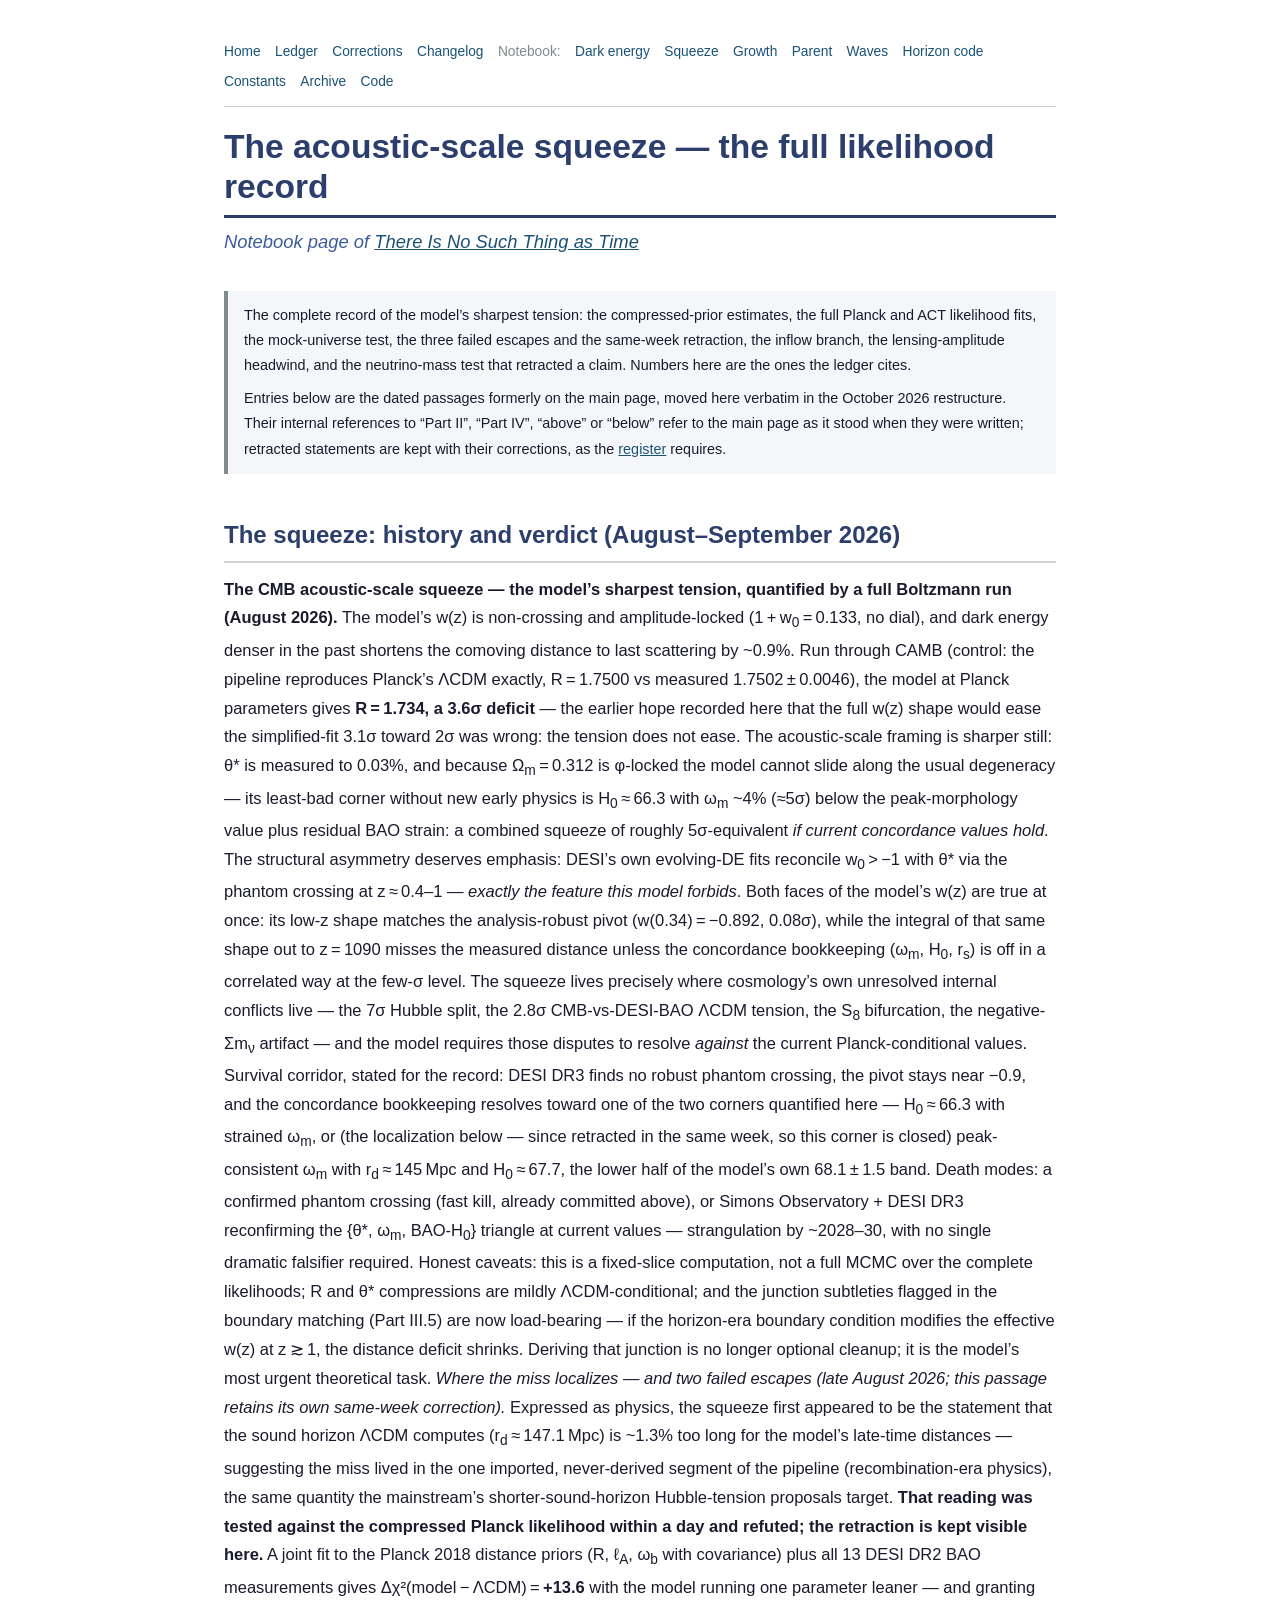
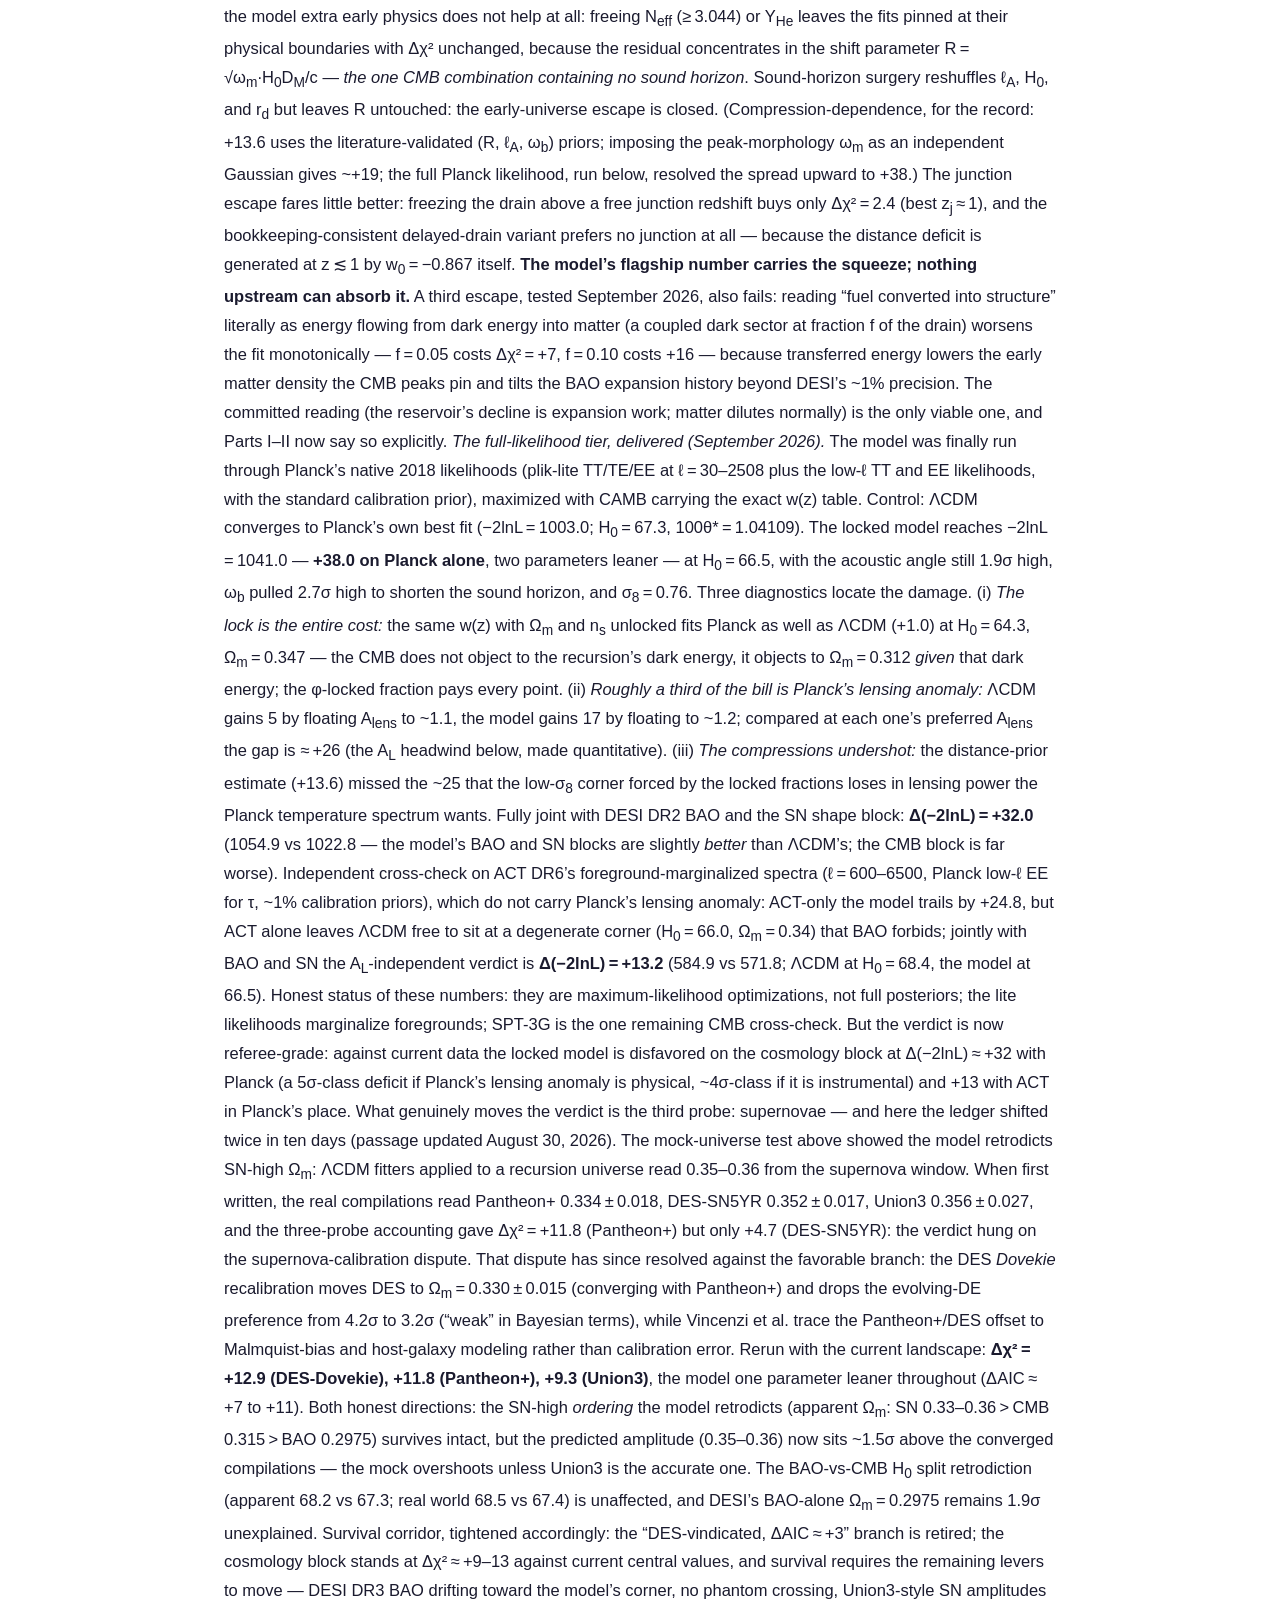
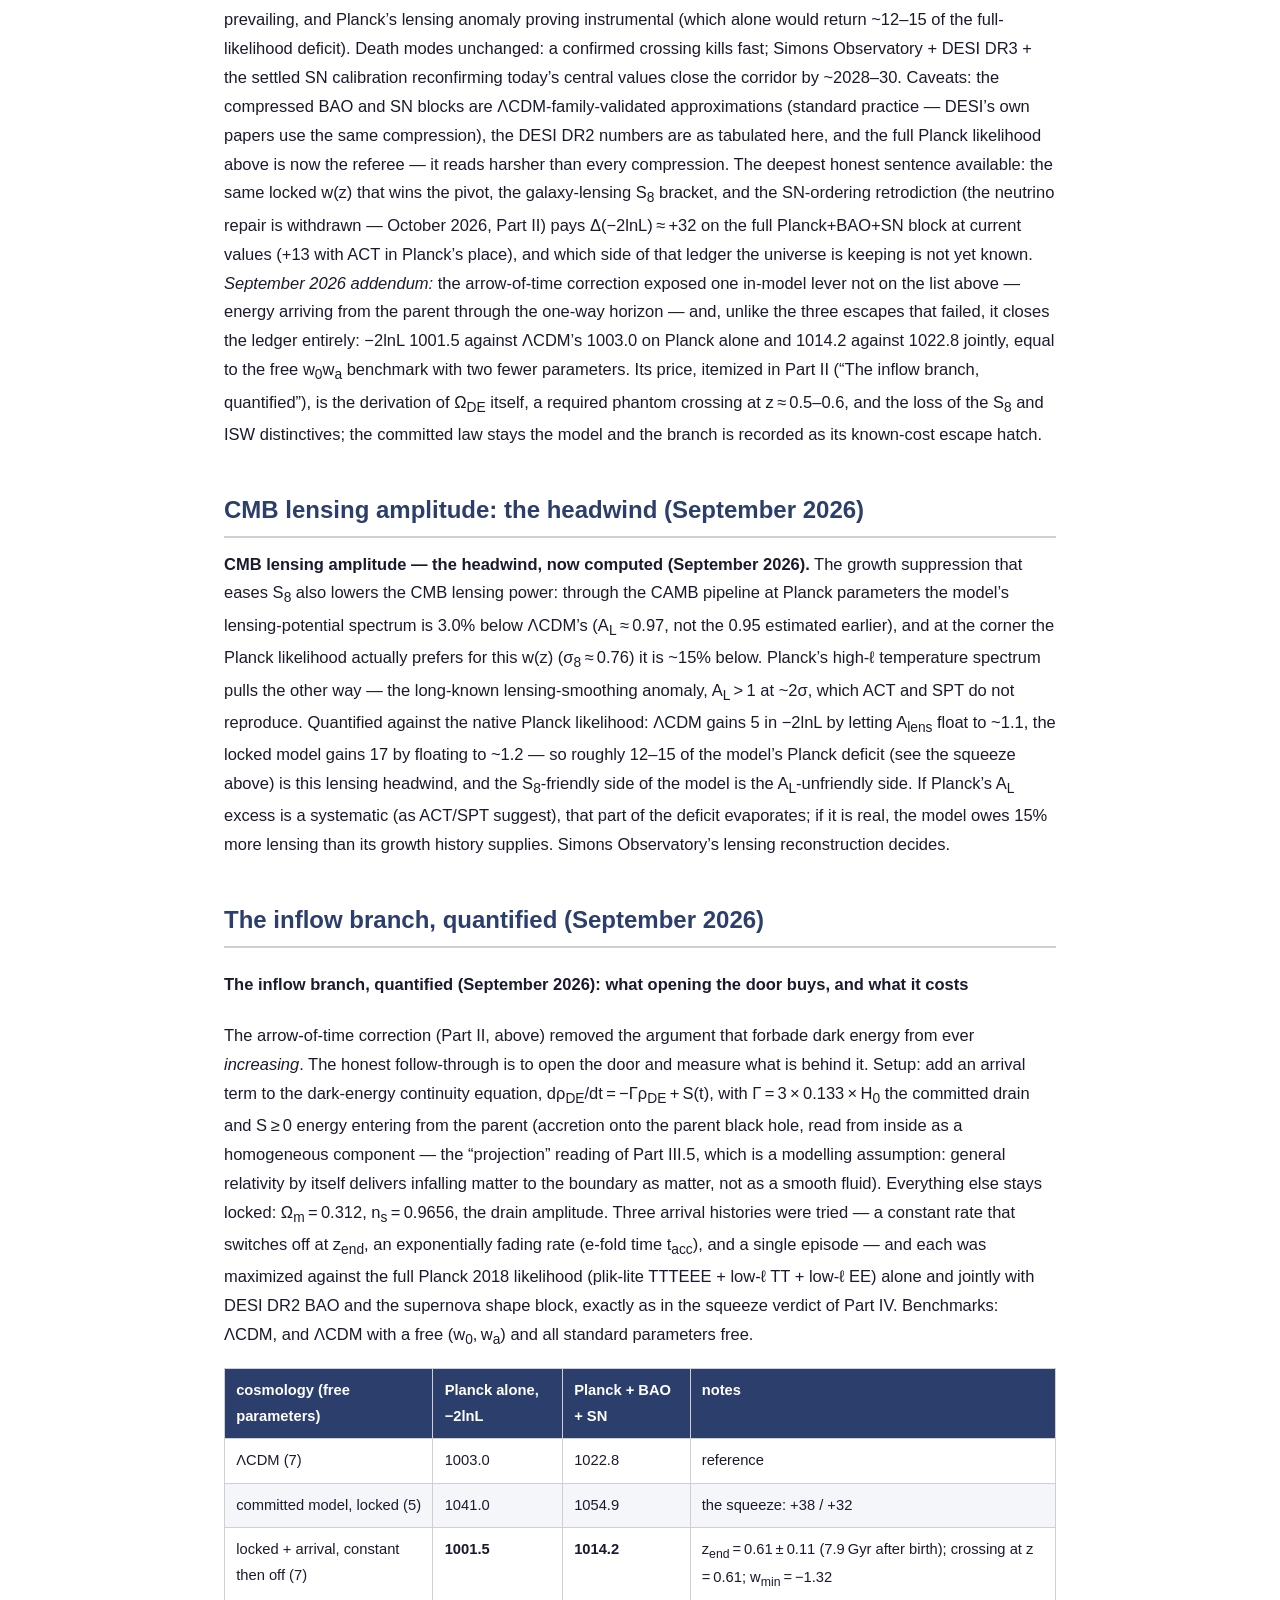
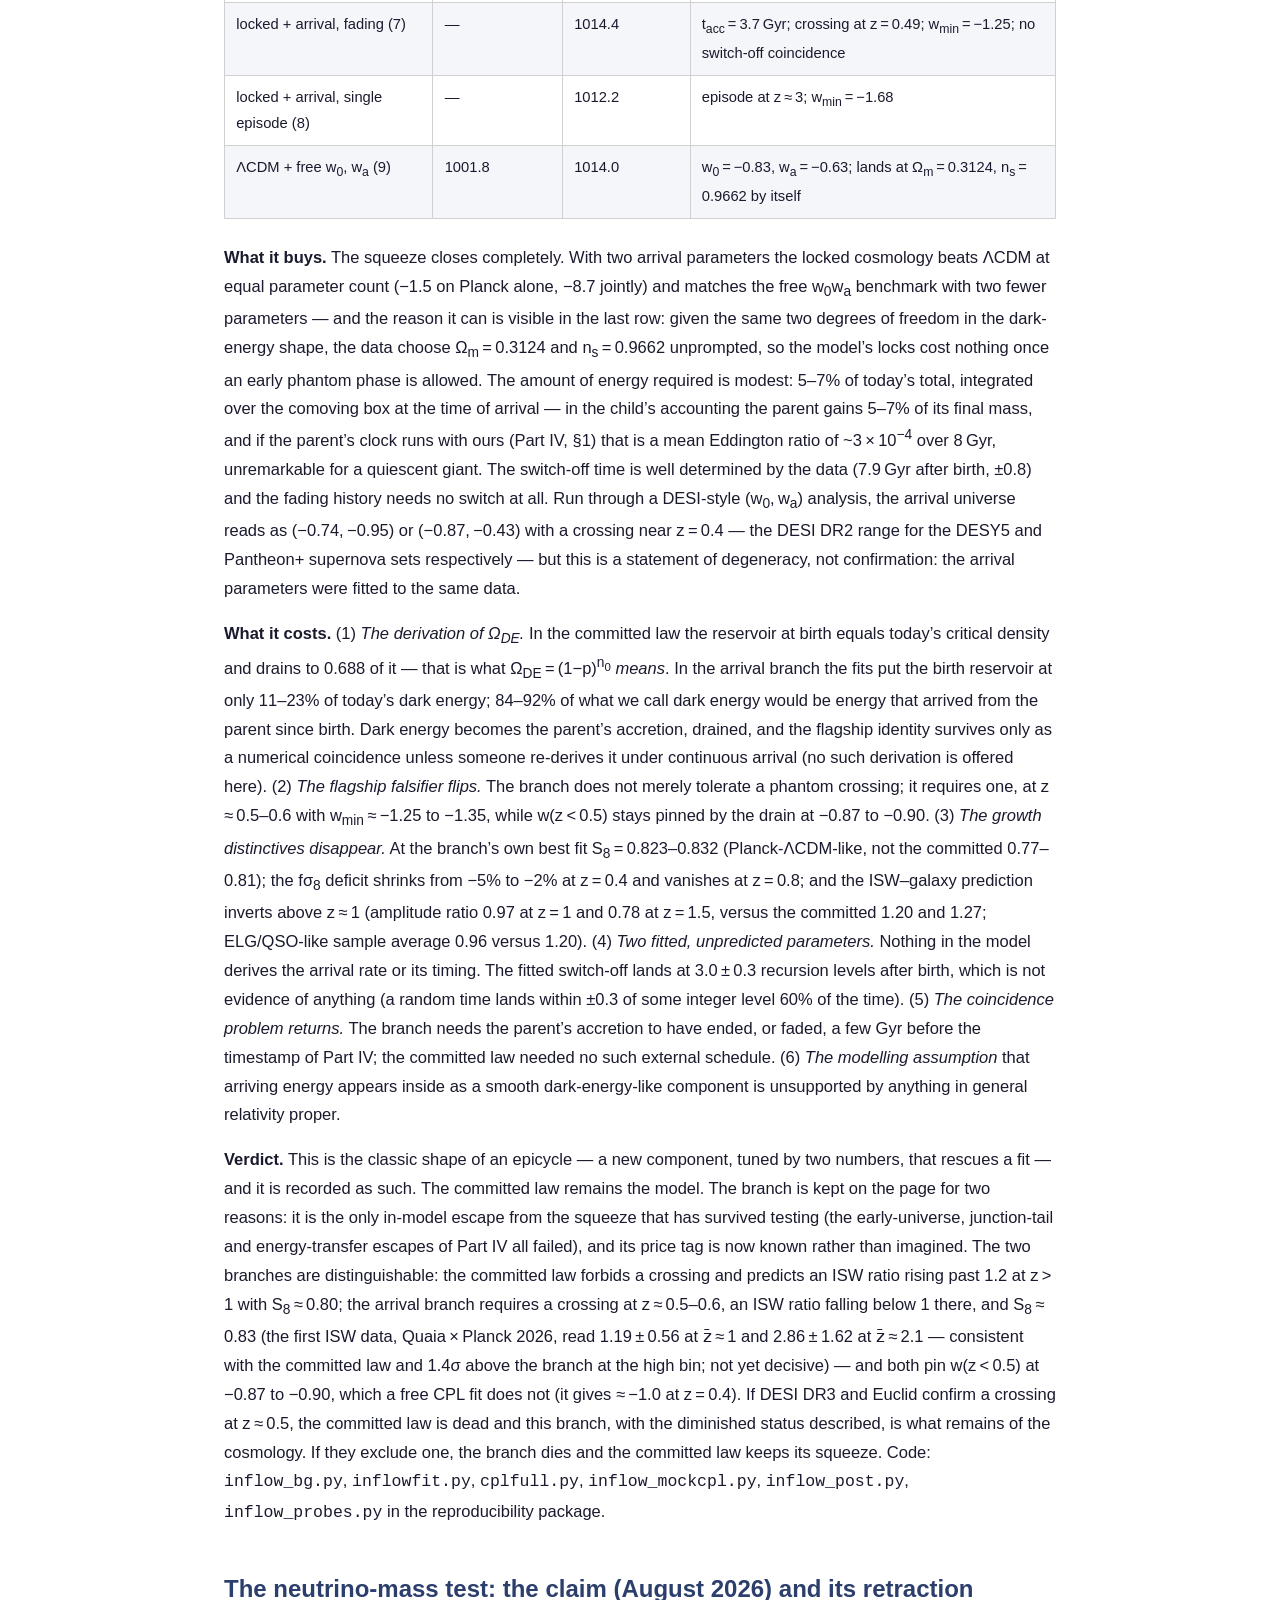
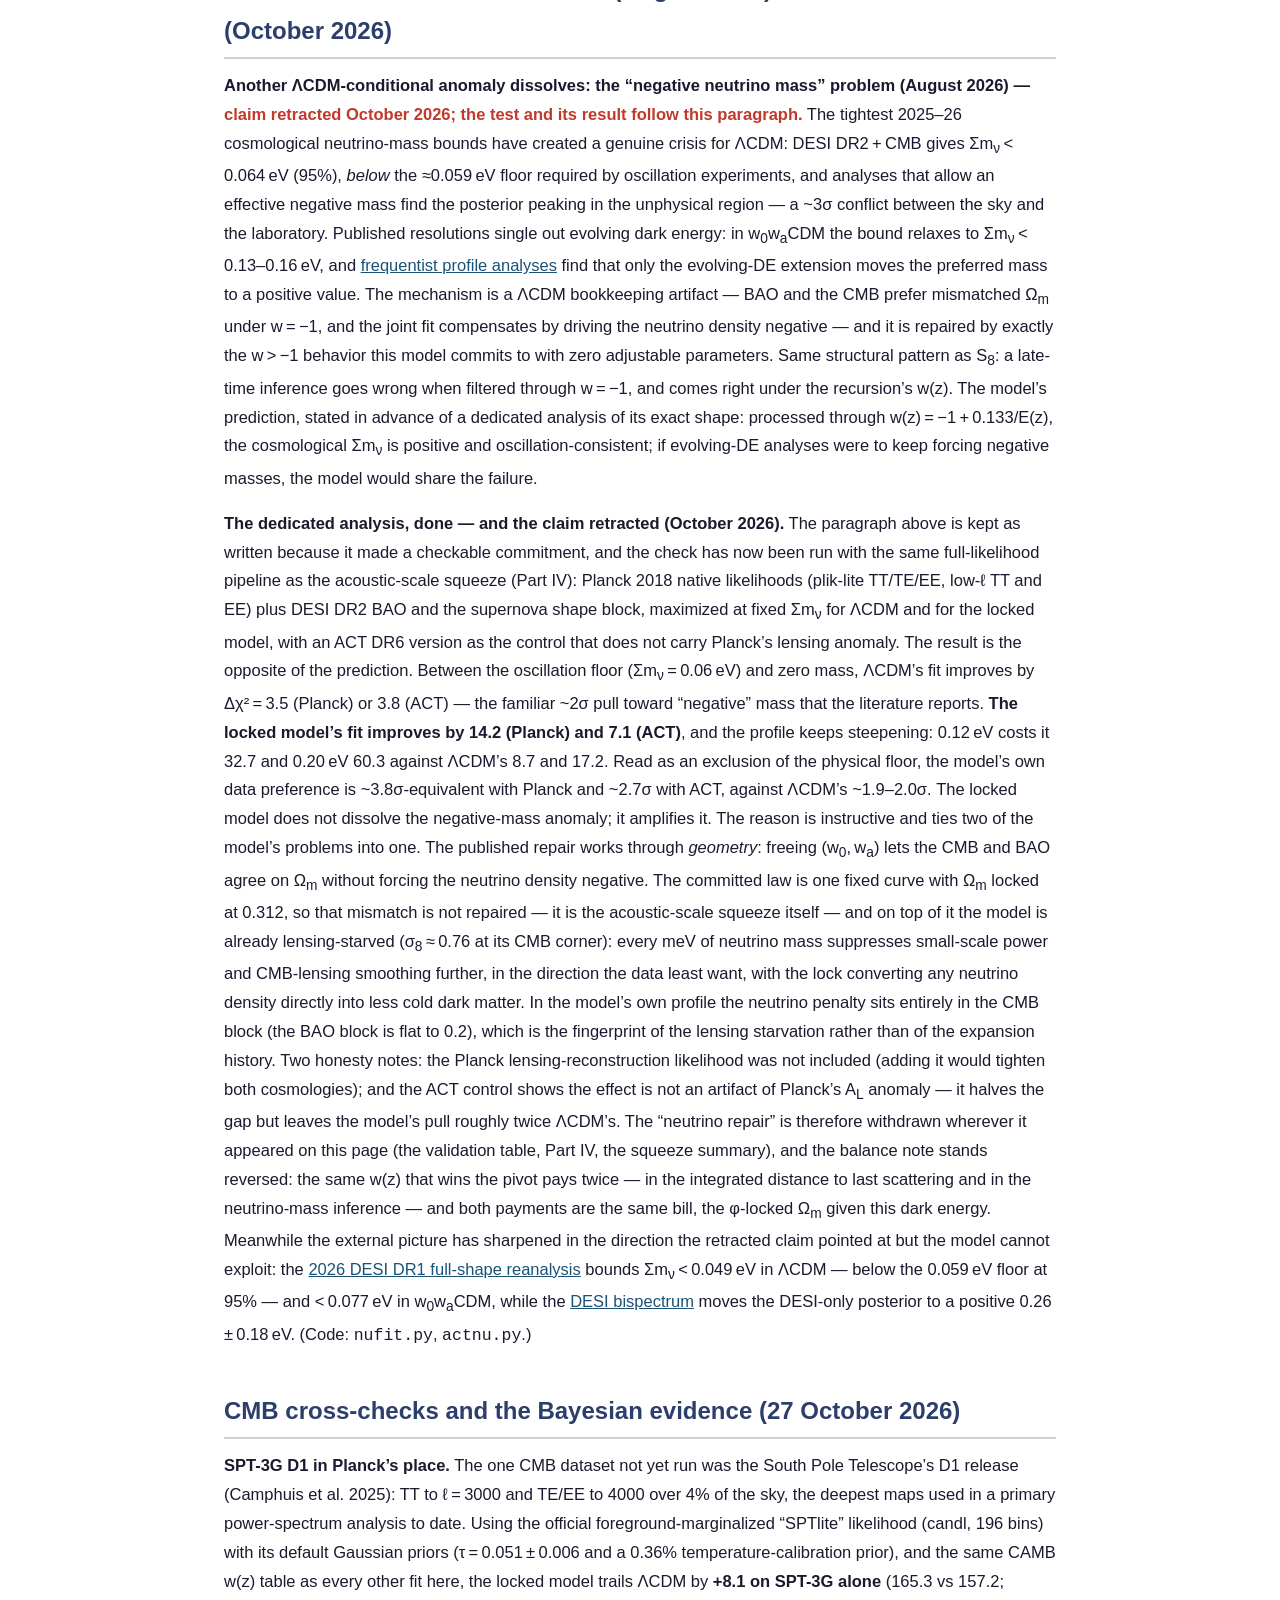
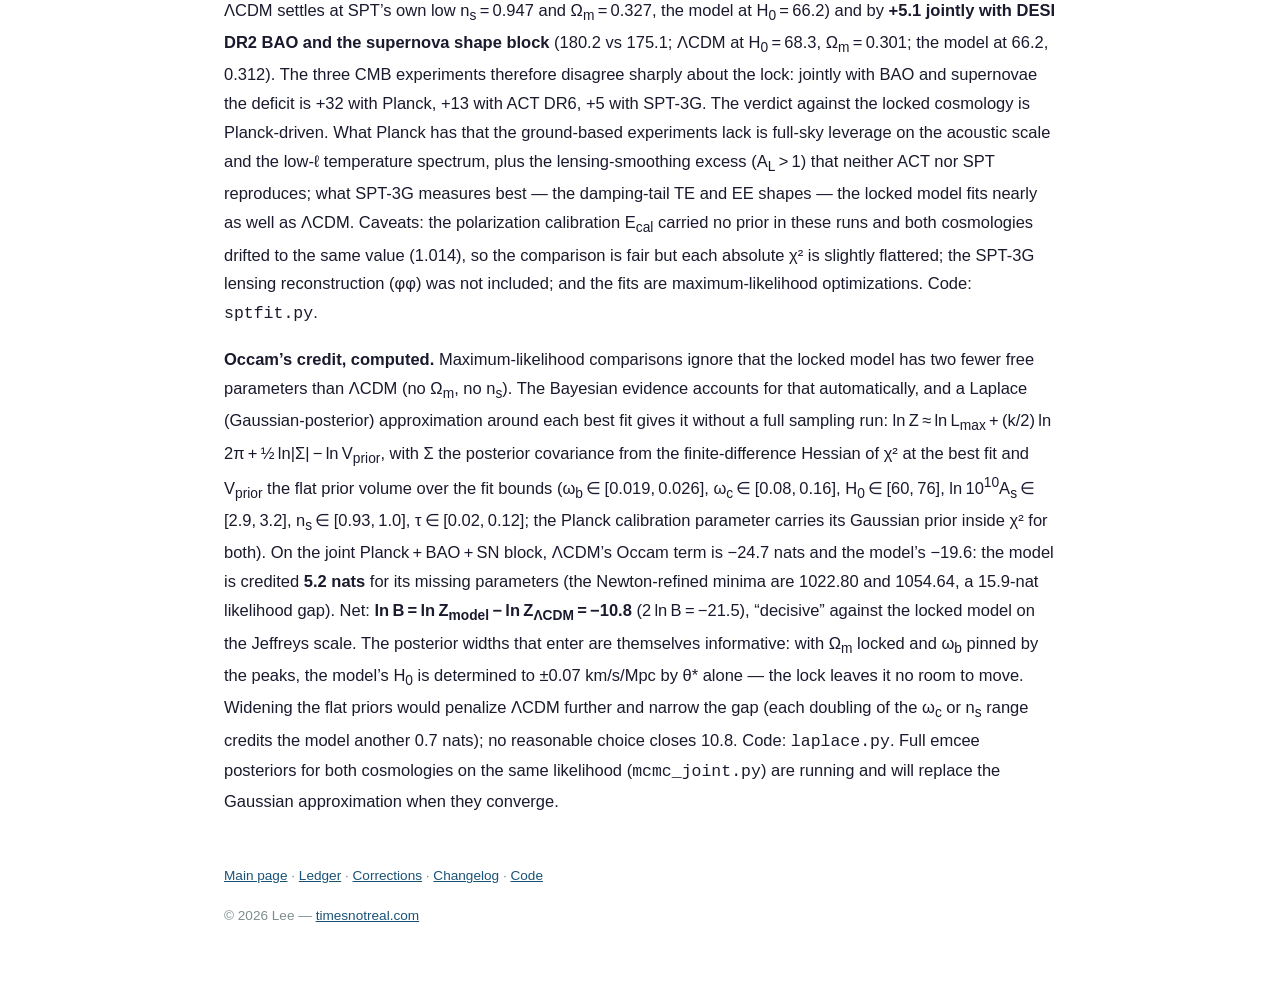
<file: notes/squeeze.html>
<!DOCTYPE html>
<html lang="en">
<head>
  <meta charset="UTF-8">
  <meta name="viewport" content="width=device-width, initial-scale=1.0">
  <title>The acoustic-scale squeeze — the full likelihood record &mdash; timesnotreal.com</title>
  <meta name="description" content="Notebook: every likelihood run behind the recursive model&#x27;s CMB acoustic-scale tension, the failed escapes, the inflow branch, the neutrino-mass test and the lensing-amplitude headwind.">
  <link rel="canonical" href="https://www.timesnotreal.com/notes/squeeze.html">
  <link rel="stylesheet" href="../style.css">
</head>
<body>
<article>
<nav class="topnav" aria-label="Site">
  <a href="../index.html">Home</a>
  <a href="../index.html#ledger">Ledger</a>
  <a href="../index.html#register">Corrections</a>
  <a href="../changelog.html">Changelog</a>
  <span class="navlabel">Notebook:</span>
  <a href="../notes/dark-energy.html">Dark energy</a>
  <a href="../notes/squeeze.html">Squeeze</a>
  <a href="../notes/growth.html">Growth</a>
  <a href="../notes/parent.html">Parent</a>
  <a href="../notes/ringdown.html">Waves</a>
  <a href="../notes/horizon-code.html">Horizon code</a>
  <a href="../notes/constants.html">Constants</a>
  <a href="../notes/archive.html">Archive</a>
  <a href="https://github.com/acherion/timesnotreal/tree/master/code">Code</a>
</nav>
<header>
  <h1>The acoustic-scale squeeze &mdash; the full likelihood record</h1>
  <p class="tagline">Notebook page of <a href="../index.html">There Is No Such Thing as Time</a></p>
</header>
<div class="notebook-note"><p style="margin:0">The complete record of the model&rsquo;s sharpest tension: the compressed-prior estimates, the full Planck and ACT likelihood fits, the mock-universe test, the three failed escapes and the same-week retraction, the inflow branch, the lensing-amplitude headwind, and the neutrino-mass test that retracted a claim. Numbers here are the ones the ledger cites.</p><p style="margin:0.5rem 0 0">Entries below are the dated passages formerly on the main page, moved here verbatim in the October 2026 restructure. Their internal references to &ldquo;Part II&rdquo;, &ldquo;Part IV&rdquo;, &ldquo;above&rdquo; or &ldquo;below&rdquo; refer to the main page as it stood when they were written; retracted statements are kept with their corrections, as the <a href="../index.html#register">register</a> requires.</p></div>
<section>
<h2 id="record">The squeeze: history and verdict (August&ndash;September 2026)</h2>
<ul class="notebook">
<li><strong>The CMB acoustic-scale squeeze &mdash; the model&rsquo;s sharpest tension, quantified by a full Boltzmann run (August 2026).</strong> The model&rsquo;s w(z) is non-crossing and amplitude-locked (1&thinsp;+&thinsp;w<sub>0</sub>&thinsp;=&thinsp;0.133, no dial), and dark energy denser in the past shortens the comoving distance to last scattering by ~0.9%. Run through CAMB (control: the pipeline reproduces Planck&rsquo;s &Lambda;CDM exactly, R&thinsp;=&thinsp;1.7500 vs measured 1.7502&thinsp;&plusmn;&thinsp;0.0046), the model at Planck parameters gives <strong>R&thinsp;=&thinsp;1.734, a 3.6&sigma; deficit</strong> &mdash; the earlier hope recorded here that the full w(z) shape would ease the simplified-fit 3.1&sigma; toward 2&sigma; was wrong: the tension does not ease. The acoustic-scale framing is sharper still: &theta;* is measured to 0.03%, and because &Omega;<sub>m</sub>&thinsp;=&thinsp;0.312 is &phi;-locked the model cannot slide along the usual degeneracy &mdash; its least-bad corner without new early physics is H<sub>0</sub>&thinsp;&asymp;&thinsp;66.3 with &omega;<sub>m</sub> ~4% (&asymp;5&sigma;) below the peak-morphology value plus residual BAO strain: a combined squeeze of roughly 5&sigma;-equivalent <em>if current concordance values hold</em>. The structural asymmetry deserves emphasis: DESI&rsquo;s own evolving-DE fits reconcile w<sub>0</sub>&thinsp;&gt;&thinsp;&minus;1 with &theta;* via the phantom crossing at z&thinsp;&asymp;&thinsp;0.4&ndash;1 &mdash; <em>exactly the feature this model forbids</em>. Both faces of the model&rsquo;s w(z) are true at once: its low-z shape matches the analysis-robust pivot (w(0.34)&thinsp;=&thinsp;&minus;0.892, 0.08&sigma;), while the integral of that same shape out to z&thinsp;=&thinsp;1090 misses the measured distance unless the concordance bookkeeping (&omega;<sub>m</sub>, H<sub>0</sub>, r<sub>s</sub>) is off in a correlated way at the few-&sigma; level. The squeeze lives precisely where cosmology&rsquo;s own unresolved internal conflicts live &mdash; the 7&sigma; Hubble split, the 2.8&sigma; CMB-vs-DESI-BAO &Lambda;CDM tension, the S<sub>8</sub> bifurcation, the negative-&Sigma;m<sub>&nu;</sub> artifact &mdash; and the model requires those disputes to resolve <em>against</em> the current Planck-conditional values. Survival corridor, stated for the record: DESI DR3 finds no robust phantom crossing, the pivot stays near &minus;0.9, and the concordance bookkeeping resolves toward one of the two corners quantified here &mdash; H<sub>0</sub>&thinsp;&asymp;&thinsp;66.3 with strained &omega;<sub>m</sub>, or (the localization below &mdash; since retracted in the same week, so this corner is closed) peak-consistent &omega;<sub>m</sub> with r<sub>d</sub>&thinsp;&asymp;&thinsp;145&thinsp;Mpc and H<sub>0</sub>&thinsp;&asymp;&thinsp;67.7, the lower half of the model&rsquo;s own 68.1&thinsp;&plusmn;&thinsp;1.5 band. Death modes: a confirmed phantom crossing (fast kill, already committed above), or Simons Observatory + DESI DR3 reconfirming the {&theta;*, &omega;<sub>m</sub>, BAO-H<sub>0</sub>} triangle at current values &mdash; strangulation by ~2028&ndash;30, with no single dramatic falsifier required. Honest caveats: this is a fixed-slice computation, not a full MCMC over the complete likelihoods; R and &theta;* compressions are mildly &Lambda;CDM-conditional; and the junction subtleties flagged in the boundary matching (Part III.5) are now load-bearing &mdash; if the horizon-era boundary condition modifies the effective w(z) at z&thinsp;&#8819;&thinsp;1, the distance deficit shrinks. Deriving that junction is no longer optional cleanup; it is the model&rsquo;s most urgent theoretical task. <em>Where the miss localizes &mdash; and two failed escapes (late August 2026; this passage retains its own same-week correction).</em> Expressed as physics, the squeeze first appeared to be the statement that the sound horizon &Lambda;CDM computes (r<sub>d</sub>&thinsp;&asymp;&thinsp;147.1&thinsp;Mpc) is ~1.3% too long for the model&rsquo;s late-time distances &mdash; suggesting the miss lived in the one imported, never-derived segment of the pipeline (recombination-era physics), the same quantity the mainstream&rsquo;s shorter-sound-horizon Hubble-tension proposals target. <strong>That reading was tested against the compressed Planck likelihood within a day and refuted; the retraction is kept visible here.</strong> A joint fit to the Planck 2018 distance priors (R, &#8467;<sub>A</sub>, &omega;<sub>b</sub> with covariance) plus all 13 DESI DR2 BAO measurements gives &Delta;&chi;&sup2;(model&thinsp;&minus;&thinsp;&Lambda;CDM)&thinsp;=&thinsp;<strong>+13.6</strong> with the model running one parameter leaner &mdash; and granting the model extra early physics does not help at all: freeing N<sub>eff</sub> (&ge;&thinsp;3.044) or Y<sub>He</sub> leaves the fits pinned at their physical boundaries with &Delta;&chi;&sup2; unchanged, because the residual concentrates in the shift parameter R&thinsp;=&thinsp;&radic;&omega;<sub>m</sub>&middot;H<sub>0</sub>D<sub>M</sub>/c &mdash; <em>the one CMB combination containing no sound horizon</em>. Sound-horizon surgery reshuffles &#8467;<sub>A</sub>, H<sub>0</sub>, and r<sub>d</sub> but leaves R untouched: the early-universe escape is closed. (Compression-dependence, for the record: +13.6 uses the literature-validated (R, &#8467;<sub>A</sub>, &omega;<sub>b</sub>) priors; imposing the peak-morphology &omega;<sub>m</sub> as an independent Gaussian gives ~+19; the full Planck likelihood, run below, resolved the spread upward to +38.) The junction escape fares little better: freezing the drain above a free junction redshift buys only &Delta;&chi;&sup2;&thinsp;=&thinsp;2.4 (best z<sub>j</sub>&thinsp;&asymp;&thinsp;1), and the bookkeeping-consistent delayed-drain variant prefers no junction at all &mdash; because the distance deficit is generated at z&thinsp;&#8818;&thinsp;1 by w<sub>0</sub>&thinsp;=&thinsp;&minus;0.867 itself. <strong>The model&rsquo;s flagship number carries the squeeze; nothing upstream can absorb it.</strong> A third escape, tested September 2026, also fails: reading &ldquo;fuel converted into structure&rdquo; literally as energy flowing from dark energy into matter (a coupled dark sector at fraction f of the drain) worsens the fit monotonically &mdash; f&thinsp;=&thinsp;0.05 costs &Delta;&chi;&sup2;&thinsp;=&thinsp;+7, f&thinsp;=&thinsp;0.10 costs +16 &mdash; because transferred energy lowers the early matter density the CMB peaks pin and tilts the BAO expansion history beyond DESI&rsquo;s ~1% precision. The committed reading (the reservoir&rsquo;s decline is expansion work; matter dilutes normally) is the only viable one, and Parts I&ndash;II now say so explicitly. <em>The full-likelihood tier, delivered (September 2026).</em> The model was finally run through Planck&rsquo;s native 2018 likelihoods (plik-lite TT/TE/EE at &#8467;&thinsp;=&thinsp;30&ndash;2508 plus the low-&#8467; TT and EE likelihoods, with the standard calibration prior), maximized with CAMB carrying the exact w(z) table. Control: &Lambda;CDM converges to Planck&rsquo;s own best fit (&minus;2lnL&thinsp;=&thinsp;1003.0; H<sub>0</sub>&thinsp;=&thinsp;67.3, 100&theta;*&thinsp;=&thinsp;1.04109). The locked model reaches &minus;2lnL&thinsp;=&thinsp;1041.0 &mdash; <strong>+38.0 on Planck alone</strong>, two parameters leaner &mdash; at H<sub>0</sub>&thinsp;=&thinsp;66.5, with the acoustic angle still 1.9&sigma; high, &omega;<sub>b</sub> pulled 2.7&sigma; high to shorten the sound horizon, and &sigma;<sub>8</sub>&thinsp;=&thinsp;0.76. Three diagnostics locate the damage. (i) <em>The lock is the entire cost:</em> the same w(z) with &Omega;<sub>m</sub> and n<sub>s</sub> unlocked fits Planck as well as &Lambda;CDM (+1.0) at H<sub>0</sub>&thinsp;=&thinsp;64.3, &Omega;<sub>m</sub>&thinsp;=&thinsp;0.347 &mdash; the CMB does not object to the recursion&rsquo;s dark energy, it objects to &Omega;<sub>m</sub>&thinsp;=&thinsp;0.312 <em>given</em> that dark energy; the &phi;-locked fraction pays every point. (ii) <em>Roughly a third of the bill is Planck&rsquo;s lensing anomaly:</em> &Lambda;CDM gains 5 by floating A<sub>lens</sub> to ~1.1, the model gains 17 by floating to ~1.2; compared at each one&rsquo;s preferred A<sub>lens</sub> the gap is &asymp;&thinsp;+26 (the A<sub>L</sub> headwind below, made quantitative). (iii) <em>The compressions undershot:</em> the distance-prior estimate (+13.6) missed the ~25 that the low-&sigma;<sub>8</sub> corner forced by the locked fractions loses in lensing power the Planck temperature spectrum wants. Fully joint with DESI DR2 BAO and the SN shape block: <strong>&Delta;(&minus;2lnL)&thinsp;=&thinsp;+32.0</strong> (1054.9 vs 1022.8 &mdash; the model&rsquo;s BAO and SN blocks are slightly <em>better</em> than &Lambda;CDM&rsquo;s; the CMB block is far worse). Independent cross-check on ACT DR6&rsquo;s foreground-marginalized spectra (&#8467;&thinsp;=&thinsp;600&ndash;6500, Planck low-&#8467; EE for &tau;, ~1% calibration priors), which do not carry Planck&rsquo;s lensing anomaly: ACT-only the model trails by +24.8, but ACT alone leaves &Lambda;CDM free to sit at a degenerate corner (H<sub>0</sub>&thinsp;=&thinsp;66.0, &Omega;<sub>m</sub>&thinsp;=&thinsp;0.34) that BAO forbids; jointly with BAO and SN the A<sub>L</sub>-independent verdict is <strong>&Delta;(&minus;2lnL)&thinsp;=&thinsp;+13.2</strong> (584.9 vs 571.8; &Lambda;CDM at H<sub>0</sub>&thinsp;=&thinsp;68.4, the model at 66.5). Honest status of these numbers: they are maximum-likelihood optimizations, not full posteriors; the lite likelihoods marginalize foregrounds; SPT-3G is the one remaining CMB cross-check. But the verdict is now referee-grade: against current data the locked model is disfavored on the cosmology block at &Delta;(&minus;2lnL)&thinsp;&asymp;&thinsp;+32 with Planck (a 5&sigma;-class deficit if Planck&rsquo;s lensing anomaly is physical, ~4&sigma;-class if it is instrumental) and +13 with ACT in Planck&rsquo;s place.  What genuinely moves the verdict is the third probe: supernovae &mdash; and here the ledger shifted twice in ten days (passage updated August 30, 2026). The mock-universe test above showed the model retrodicts SN-high &Omega;<sub>m</sub>: &Lambda;CDM fitters applied to a recursion universe read 0.35&ndash;0.36 from the supernova window. When first written, the real compilations read Pantheon+ 0.334&thinsp;&plusmn;&thinsp;0.018, DES-SN5YR 0.352&thinsp;&plusmn;&thinsp;0.017, Union3 0.356&thinsp;&plusmn;&thinsp;0.027, and the three-probe accounting gave &Delta;&chi;&sup2;&thinsp;=&thinsp;+11.8 (Pantheon+) but only +4.7 (DES-SN5YR): the verdict hung on the supernova-calibration dispute. That dispute has since resolved against the favorable branch: the DES <em>Dovekie</em> recalibration moves DES to &Omega;<sub>m</sub>&thinsp;=&thinsp;0.330&thinsp;&plusmn;&thinsp;0.015 (converging with Pantheon+) and drops the evolving-DE preference from 4.2&sigma; to 3.2&sigma; (&ldquo;weak&rdquo; in Bayesian terms), while Vincenzi et al. trace the Pantheon+/DES offset to Malmquist-bias and host-galaxy modeling rather than calibration error. Rerun with the current landscape: <strong>&Delta;&chi;&sup2;&thinsp;=&thinsp;+12.9 (DES-Dovekie), +11.8 (Pantheon+), +9.3 (Union3)</strong>, the model one parameter leaner throughout (&Delta;AIC&thinsp;&asymp;&thinsp;+7 to +11). Both honest directions: the SN-high <em>ordering</em> the model retrodicts (apparent &Omega;<sub>m</sub>: SN 0.33&ndash;0.36&thinsp;&gt;&thinsp;CMB 0.315&thinsp;&gt;&thinsp;BAO 0.2975) survives intact, but the predicted amplitude (0.35&ndash;0.36) now sits ~1.5&sigma; above the converged compilations &mdash; the mock overshoots unless Union3 is the accurate one. The BAO-vs-CMB H<sub>0</sub> split retrodiction (apparent 68.2 vs 67.3; real world 68.5 vs 67.4) is unaffected, and DESI&rsquo;s BAO-alone &Omega;<sub>m</sub>&thinsp;=&thinsp;0.2975 remains 1.9&sigma; unexplained. Survival corridor, tightened accordingly: the &ldquo;DES-vindicated, &Delta;AIC&thinsp;&asymp;&thinsp;+3&rdquo; branch is retired; the cosmology block stands at &Delta;&chi;&sup2;&thinsp;&asymp;&thinsp;+9&ndash;13 against current central values, and survival requires the remaining levers to move &mdash; DESI DR3 BAO drifting toward the model&rsquo;s corner, no phantom crossing, Union3-style SN amplitudes prevailing, and Planck&rsquo;s lensing anomaly proving instrumental (which alone would return ~12&ndash;15 of the full-likelihood deficit). Death modes unchanged: a confirmed crossing kills fast; Simons Observatory + DESI DR3 + the settled SN calibration reconfirming today&rsquo;s central values close the corridor by ~2028&ndash;30. Caveats: the compressed BAO and SN blocks are &Lambda;CDM-family-validated approximations (standard practice &mdash; DESI&rsquo;s own papers use the same compression), the DESI DR2 numbers are as tabulated here, and the full Planck likelihood above is now the referee &mdash; it reads harsher than every compression. The deepest honest sentence available: the same locked w(z) that wins the pivot, the galaxy-lensing S<sub>8</sub> bracket, and the SN-ordering retrodiction (the neutrino repair is withdrawn &mdash; October 2026, Part II) pays &Delta;(&minus;2lnL)&thinsp;&asymp;&thinsp;+32 on the full Planck+BAO+SN block at current values (+13 with ACT in Planck&rsquo;s place), and which side of that ledger the universe is keeping is not yet known. <em>September 2026 addendum:</em> the arrow-of-time correction exposed one in-model lever not on the list above &mdash; energy arriving from the parent through the one-way horizon &mdash; and, unlike the three escapes that failed, it closes the ledger entirely: &minus;2lnL 1001.5 against &Lambda;CDM&rsquo;s 1003.0 on Planck alone and 1014.2 against 1022.8 jointly, equal to the free w<sub>0</sub>w<sub>a</sub> benchmark with two fewer parameters. Its price, itemized in Part II (&ldquo;The inflow branch, quantified&rdquo;), is the derivation of &Omega;<sub>DE</sub> itself, a required phantom crossing at z&thinsp;&asymp;&thinsp;0.5&ndash;0.6, and the loss of the S<sub>8</sub> and ISW distinctives; the committed law stays the model and the branch is recorded as its known-cost escape hatch.</li>
</ul>
</section>
<section>
<h2 id="alens">CMB lensing amplitude: the headwind (September 2026)</h2>
<ul class="notebook">
<li><strong>CMB lensing amplitude &mdash; the headwind, now computed (September 2026).</strong> The growth suppression that eases S<sub>8</sub> also lowers the CMB lensing power: through the CAMB pipeline at Planck parameters the model&rsquo;s lensing-potential spectrum is 3.0% below &Lambda;CDM&rsquo;s (A<sub>L</sub>&thinsp;&asymp;&thinsp;0.97, not the 0.95 estimated earlier), and at the corner the Planck likelihood actually prefers for this w(z) (&sigma;<sub>8</sub>&thinsp;&asymp;&thinsp;0.76) it is ~15% below. Planck&rsquo;s high-&#8467; temperature spectrum pulls the other way &mdash; the long-known lensing-smoothing anomaly, A<sub>L</sub>&thinsp;&gt;&thinsp;1 at ~2&sigma;, which ACT and SPT do not reproduce. Quantified against the native Planck likelihood: &Lambda;CDM gains 5 in &minus;2lnL by letting A<sub>lens</sub> float to ~1.1, the locked model gains 17 by floating to ~1.2 &mdash; so roughly 12&ndash;15 of the model&rsquo;s Planck deficit (see the squeeze above) is this lensing headwind, and the S<sub>8</sub>-friendly side of the model is the A<sub>L</sub>-unfriendly side. If Planck&rsquo;s A<sub>L</sub> excess is a systematic (as ACT/SPT suggest), that part of the deficit evaporates; if it is real, the model owes 15% more lensing than its growth history supplies. Simons Observatory&rsquo;s lensing reconstruction decides.</li>
</ul>
</section>
<section>
<h2 id="inflow">The inflow branch, quantified (September 2026)</h2>
<h4>The inflow branch, quantified (September 2026): what opening the door buys, and what it costs</h4>
  <p>The arrow-of-time correction (Part II, above) removed the argument that forbade dark energy from ever <em>increasing</em>. The honest follow-through is to open the door and measure what is behind it. Setup: add an arrival term to the dark-energy continuity equation, d&rho;<sub>DE</sub>/dt&thinsp;=&thinsp;&minus;&Gamma;&rho;<sub>DE</sub>&thinsp;+&thinsp;S(t), with &Gamma;&thinsp;=&thinsp;3&thinsp;&times;&thinsp;0.133&thinsp;&times;&thinsp;H<sub>0</sub> the committed drain and S&thinsp;&ge;&thinsp;0 energy entering from the parent (accretion onto the parent black hole, read from inside as a homogeneous component &mdash; the &ldquo;projection&rdquo; reading of Part III.5, which is a modelling assumption: general relativity by itself delivers infalling matter to the boundary as matter, not as a smooth fluid). Everything else stays locked: &Omega;<sub>m</sub>&thinsp;=&thinsp;0.312, n<sub>s</sub>&thinsp;=&thinsp;0.9656, the drain amplitude. Three arrival histories were tried &mdash; a constant rate that switches off at z<sub>end</sub>, an exponentially fading rate (e-fold time t<sub>acc</sub>), and a single episode &mdash; and each was maximized against the full Planck 2018 likelihood (plik-lite TTTEEE + low-&#8467; TT + low-&#8467; EE) alone and jointly with DESI DR2 BAO and the supernova shape block, exactly as in the squeeze verdict of Part IV. Benchmarks: &Lambda;CDM, and &Lambda;CDM with a free (w<sub>0</sub>,&thinsp;w<sub>a</sub>) and all standard parameters free.</p>
  <table>
    <thead><tr><th>cosmology (free parameters)</th><th>Planck alone, &minus;2lnL</th><th>Planck + BAO + SN</th><th>notes</th></tr></thead>
    <tbody>
      <tr><td>&Lambda;CDM (7)</td><td>1003.0</td><td>1022.8</td><td>reference</td></tr>
      <tr><td>committed model, locked (5)</td><td>1041.0</td><td>1054.9</td><td>the squeeze: +38 / +32</td></tr>
      <tr><td>locked + arrival, constant then off (7)</td><td><strong>1001.5</strong></td><td><strong>1014.2</strong></td><td>z<sub>end</sub>&thinsp;=&thinsp;0.61&thinsp;&plusmn;&thinsp;0.11 (7.9&thinsp;Gyr after birth); crossing at z&thinsp;=&thinsp;0.61; w<sub>min</sub>&thinsp;=&thinsp;&minus;1.32</td></tr>
      <tr><td>locked + arrival, fading (7)</td><td>&mdash;</td><td>1014.4</td><td>t<sub>acc</sub>&thinsp;=&thinsp;3.7&thinsp;Gyr; crossing at z&thinsp;=&thinsp;0.49; w<sub>min</sub>&thinsp;=&thinsp;&minus;1.25; no switch-off coincidence</td></tr>
      <tr><td>locked + arrival, single episode (8)</td><td>&mdash;</td><td>1012.2</td><td>episode at z&thinsp;&asymp;&thinsp;3; w<sub>min</sub>&thinsp;=&thinsp;&minus;1.68</td></tr>
      <tr><td>&Lambda;CDM + free w<sub>0</sub>, w<sub>a</sub> (9)</td><td>1001.8</td><td>1014.0</td><td>w<sub>0</sub>&thinsp;=&thinsp;&minus;0.83, w<sub>a</sub>&thinsp;=&thinsp;&minus;0.63; lands at &Omega;<sub>m</sub>&thinsp;=&thinsp;0.3124, n<sub>s</sub>&thinsp;=&thinsp;0.9662 by itself</td></tr>
    </tbody>
  </table>
  <p><strong>What it buys.</strong> The squeeze closes completely. With two arrival parameters the locked cosmology beats &Lambda;CDM at equal parameter count (&minus;1.5 on Planck alone, &minus;8.7 jointly) and matches the free w<sub>0</sub>w<sub>a</sub> benchmark with two fewer parameters &mdash; and the reason it can is visible in the last row: given the same two degrees of freedom in the dark-energy shape, the data choose &Omega;<sub>m</sub>&thinsp;=&thinsp;0.3124 and n<sub>s</sub>&thinsp;=&thinsp;0.9662 unprompted, so the model&rsquo;s locks cost nothing once an early phantom phase is allowed. The amount of energy required is modest: 5&ndash;7% of today&rsquo;s total, integrated over the comoving box at the time of arrival &mdash; in the child&rsquo;s accounting the parent gains 5&ndash;7% of its final mass, and if the parent&rsquo;s clock runs with ours (Part IV, &sect;1) that is a mean Eddington ratio of ~3&thinsp;&times;&thinsp;10<sup>&minus;4</sup> over 8&thinsp;Gyr, unremarkable for a quiescent giant. The switch-off time is well determined by the data (7.9&thinsp;Gyr after birth, &plusmn;0.8) and the fading history needs no switch at all. Run through a DESI-style (w<sub>0</sub>,&thinsp;w<sub>a</sub>) analysis, the arrival universe reads as (&minus;0.74,&thinsp;&minus;0.95) or (&minus;0.87,&thinsp;&minus;0.43) with a crossing near z&thinsp;=&thinsp;0.4 &mdash; the DESI DR2 range for the DESY5 and Pantheon+ supernova sets respectively &mdash; but this is a statement of degeneracy, not confirmation: the arrival parameters were fitted to the same data.</p>
  <p><strong>What it costs.</strong> (1) <em>The derivation of &Omega;<sub>DE</sub>.</em> In the committed law the reservoir at birth equals today&rsquo;s critical density and drains to 0.688 of it &mdash; that is what &Omega;<sub>DE</sub>&thinsp;=&thinsp;(1&minus;p)<sup>n<sub>0</sub></sup> <em>means</em>. In the arrival branch the fits put the birth reservoir at only 11&ndash;23% of today&rsquo;s dark energy; 84&ndash;92% of what we call dark energy would be energy that arrived from the parent since birth. Dark energy becomes the parent&rsquo;s accretion, drained, and the flagship identity survives only as a numerical coincidence unless someone re-derives it under continuous arrival (no such derivation is offered here). (2) <em>The flagship falsifier flips.</em> The branch does not merely tolerate a phantom crossing; it requires one, at z&thinsp;&asymp;&thinsp;0.5&ndash;0.6 with w<sub>min</sub>&thinsp;&asymp;&thinsp;&minus;1.25 to &minus;1.35, while w(z&thinsp;&lt;&thinsp;0.5) stays pinned by the drain at &minus;0.87 to &minus;0.90. (3) <em>The growth distinctives disappear.</em> At the branch&rsquo;s own best fit S<sub>8</sub>&thinsp;=&thinsp;0.823&ndash;0.832 (Planck-&Lambda;CDM-like, not the committed 0.77&ndash;0.81); the f&sigma;<sub>8</sub> deficit shrinks from &minus;5% to &minus;2% at z&thinsp;=&thinsp;0.4 and vanishes at z&thinsp;=&thinsp;0.8; and the ISW&ndash;galaxy prediction inverts above z&thinsp;&asymp;&thinsp;1 (amplitude ratio 0.97 at z&thinsp;=&thinsp;1 and 0.78 at z&thinsp;=&thinsp;1.5, versus the committed 1.20 and 1.27; ELG/QSO-like sample average 0.96 versus 1.20). (4) <em>Two fitted, unpredicted parameters.</em> Nothing in the model derives the arrival rate or its timing. The fitted switch-off lands at 3.0&thinsp;&plusmn;&thinsp;0.3 recursion levels after birth, which is not evidence of anything (a random time lands within &plusmn;0.3 of some integer level 60% of the time). (5) <em>The coincidence problem returns.</em> The branch needs the parent&rsquo;s accretion to have ended, or faded, a few Gyr before the timestamp of Part IV; the committed law needed no such external schedule. (6) <em>The modelling assumption</em> that arriving energy appears inside as a smooth dark-energy-like component is unsupported by anything in general relativity proper.</p>
  <p><strong>Verdict.</strong> This is the classic shape of an epicycle &mdash; a new component, tuned by two numbers, that rescues a fit &mdash; and it is recorded as such. The committed law remains the model. The branch is kept on the page for two reasons: it is the only in-model escape from the squeeze that has survived testing (the early-universe, junction-tail and energy-transfer escapes of Part IV all failed), and its price tag is now known rather than imagined. The two branches are distinguishable: the committed law forbids a crossing and predicts an ISW ratio rising past 1.2 at z&thinsp;&gt;&thinsp;1 with S<sub>8</sub>&thinsp;&asymp;&thinsp;0.80; the arrival branch requires a crossing at z&thinsp;&asymp;&thinsp;0.5&ndash;0.6, an ISW ratio falling below 1 there, and S<sub>8</sub>&thinsp;&asymp;&thinsp;0.83 (the first ISW data, Quaia&thinsp;&times;&thinsp;Planck 2026, read 1.19&thinsp;&plusmn;&thinsp;0.56 at z&#772;&thinsp;&asymp;&thinsp;1 and 2.86&thinsp;&plusmn;&thinsp;1.62 at z&#772;&thinsp;&asymp;&thinsp;2.1 &mdash; consistent with the committed law and 1.4&sigma; above the branch at the high bin; not yet decisive) &mdash; and both pin w(z&thinsp;&lt;&thinsp;0.5) at &minus;0.87 to &minus;0.90, which a free CPL fit does not (it gives &asymp;&thinsp;&minus;1.0 at z&thinsp;=&thinsp;0.4). If DESI DR3 and Euclid confirm a crossing at z&thinsp;&asymp;&thinsp;0.5, the committed law is dead and this branch, with the diminished status described, is what remains of the cosmology. If they exclude one, the branch dies and the committed law keeps its squeeze. Code: <code>inflow_bg.py</code>, <code>inflowfit.py</code>, <code>cplfull.py</code>, <code>inflow_mockcpl.py</code>, <code>inflow_post.py</code>, <code>inflow_probes.py</code> in the reproducibility package.</p>
</section>
<section>
<h2 id="neutrino">The neutrino-mass test: the claim (August 2026) and its retraction (October 2026)</h2>
<p><strong>Another &Lambda;CDM-conditional anomaly dissolves: the &ldquo;negative neutrino mass&rdquo; problem (August 2026) &mdash; <span style="color:var(--fail,#c0392b);">claim retracted October 2026; the test and its result follow this paragraph.</span></strong> The tightest 2025&ndash;26 cosmological neutrino-mass bounds have created a genuine crisis for &Lambda;CDM: DESI DR2&thinsp;+&thinsp;CMB gives &Sigma;m<sub>&nu;</sub>&thinsp;&lt;&thinsp;0.064&thinsp;eV (95%), <em>below</em> the &asymp;0.059&thinsp;eV floor required by oscillation experiments, and analyses that allow an effective negative mass find the posterior peaking in the unphysical region &mdash; a ~3&sigma; conflict between the sky and the laboratory. Published resolutions single out evolving dark energy: in w<sub>0</sub>w<sub>a</sub>CDM the bound relaxes to &Sigma;m<sub>&nu;</sub>&thinsp;&lt;&thinsp;0.13&ndash;0.16&thinsp;eV, and <a href="https://iopscience.iop.org/article/10.1088/1475-7516/2026/01/041">frequentist profile analyses</a> find that only the evolving-DE extension moves the preferred mass to a positive value. The mechanism is a &Lambda;CDM bookkeeping artifact &mdash; BAO and the CMB prefer mismatched &Omega;<sub>m</sub> under w&thinsp;=&thinsp;&minus;1, and the joint fit compensates by driving the neutrino density negative &mdash; and it is repaired by exactly the w&thinsp;&gt;&thinsp;&minus;1 behavior this model commits to with zero adjustable parameters. Same structural pattern as S<sub>8</sub>: a late-time inference goes wrong when filtered through w&thinsp;=&thinsp;&minus;1, and comes right under the recursion&rsquo;s w(z). The model&rsquo;s prediction, stated in advance of a dedicated analysis of its exact shape: processed through w(z)&thinsp;=&thinsp;&minus;1&thinsp;+&thinsp;0.133/E(z), the cosmological &Sigma;m<sub>&nu;</sub> is positive and oscillation-consistent; if evolving-DE analyses were to keep forcing negative masses, the model would share the failure.</p>
<p><strong>The dedicated analysis, done &mdash; and the claim retracted (October 2026).</strong> The paragraph above is kept as written because it made a checkable commitment, and the check has now been run with the same full-likelihood pipeline as the acoustic-scale squeeze (Part IV): Planck 2018 native likelihoods (plik-lite TT/TE/EE, low-&#8467; TT and EE) plus DESI DR2 BAO and the supernova shape block, maximized at fixed &Sigma;m<sub>&nu;</sub> for &Lambda;CDM and for the locked model, with an ACT DR6 version as the control that does not carry Planck&rsquo;s lensing anomaly. The result is the opposite of the prediction. Between the oscillation floor (&Sigma;m<sub>&nu;</sub>&thinsp;=&thinsp;0.06&thinsp;eV) and zero mass, &Lambda;CDM&rsquo;s fit improves by &Delta;&chi;&sup2;&thinsp;=&thinsp;3.5 (Planck) or 3.8 (ACT) &mdash; the familiar ~2&sigma; pull toward &ldquo;negative&rdquo; mass that the literature reports. <strong>The locked model&rsquo;s fit improves by 14.2 (Planck) and 7.1 (ACT)</strong>, and the profile keeps steepening: 0.12&thinsp;eV costs it 32.7 and 0.20&thinsp;eV 60.3 against &Lambda;CDM&rsquo;s 8.7 and 17.2. Read as an exclusion of the physical floor, the model&rsquo;s own data preference is ~3.8&sigma;-equivalent with Planck and ~2.7&sigma; with ACT, against &Lambda;CDM&rsquo;s ~1.9&ndash;2.0&sigma;. The locked model does not dissolve the negative-mass anomaly; it amplifies it. The reason is instructive and ties two of the model&rsquo;s problems into one. The published repair works through <em>geometry</em>: freeing (w<sub>0</sub>,&thinsp;w<sub>a</sub>) lets the CMB and BAO agree on &Omega;<sub>m</sub> without forcing the neutrino density negative. The committed law is one fixed curve with &Omega;<sub>m</sub> locked at 0.312, so that mismatch is not repaired &mdash; it is the acoustic-scale squeeze itself &mdash; and on top of it the model is already lensing-starved (&sigma;<sub>8</sub>&thinsp;&asymp;&thinsp;0.76 at its CMB corner): every meV of neutrino mass suppresses small-scale power and CMB-lensing smoothing further, in the direction the data least want, with the lock converting any neutrino density directly into less cold dark matter. In the model&rsquo;s own profile the neutrino penalty sits entirely in the CMB block (the BAO block is flat to 0.2), which is the fingerprint of the lensing starvation rather than of the expansion history. Two honesty notes: the Planck lensing-reconstruction likelihood was not included (adding it would tighten both cosmologies); and the ACT control shows the effect is not an artifact of Planck&rsquo;s A<sub>L</sub> anomaly &mdash; it halves the gap but leaves the model&rsquo;s pull roughly twice &Lambda;CDM&rsquo;s. The &ldquo;neutrino repair&rdquo; is therefore withdrawn wherever it appeared on this page (the validation table, Part IV, the squeeze summary), and the balance note stands reversed: the same w(z) that wins the pivot pays twice &mdash; in the integrated distance to last scattering and in the neutrino-mass inference &mdash; and both payments are the same bill, the &phi;-locked &Omega;<sub>m</sub> given this dark energy. Meanwhile the external picture has sharpened in the direction the retracted claim pointed at but the model cannot exploit: the <a href="https://doi.org/10.1103/sjff-yj2t">2026 DESI DR1 full-shape reanalysis</a> bounds &Sigma;m<sub>&nu;</sub>&thinsp;&lt;&thinsp;0.049&thinsp;eV in &Lambda;CDM &mdash; below the 0.059&thinsp;eV floor at 95% &mdash; and &lt;&thinsp;0.077&thinsp;eV in w<sub>0</sub>w<sub>a</sub>CDM, while the <a href="https://arxiv.org/abs/2606.23936">DESI bispectrum</a> moves the DESI-only posterior to a positive 0.26&thinsp;&plusmn;&thinsp;0.18&thinsp;eV. (Code: <code>nufit.py</code>, <code>actnu.py</code>.)</p>
</section>
<section>
<h2 id="crosscheck">CMB cross-checks and the Bayesian evidence (27 October 2026)</h2>
<p><strong>SPT-3G D1 in Planck&rsquo;s place.</strong> The one CMB dataset not yet run was the South Pole Telescope&rsquo;s D1 release (Camphuis et al. 2025): TT to &#8467;&thinsp;=&thinsp;3000 and TE/EE to 4000 over 4% of the sky, the deepest maps used in a primary power-spectrum analysis to date. Using the official foreground-marginalized &ldquo;SPTlite&rdquo; likelihood (candl, 196 bins) with its default Gaussian priors (&tau;&thinsp;=&thinsp;0.051&thinsp;&plusmn;&thinsp;0.006 and a 0.36% temperature-calibration prior), and the same CAMB w(z) table as every other fit here, the locked model trails &Lambda;CDM by <strong>+8.1 on SPT-3G alone</strong> (165.3 vs 157.2; &Lambda;CDM settles at SPT&rsquo;s own low n<sub>s</sub>&thinsp;=&thinsp;0.947 and &Omega;<sub>m</sub>&thinsp;=&thinsp;0.327, the model at H<sub>0</sub>&thinsp;=&thinsp;66.2) and by <strong>+5.1 jointly with DESI DR2 BAO and the supernova shape block</strong> (180.2 vs 175.1; &Lambda;CDM at H<sub>0</sub>&thinsp;=&thinsp;68.3, &Omega;<sub>m</sub>&thinsp;=&thinsp;0.301; the model at 66.2, 0.312). The three CMB experiments therefore disagree sharply about the lock: jointly with BAO and supernovae the deficit is +32 with Planck, +13 with ACT DR6, +5 with SPT-3G. The verdict against the locked cosmology is Planck-driven. What Planck has that the ground-based experiments lack is full-sky leverage on the acoustic scale and the low-&#8467; temperature spectrum, plus the lensing-smoothing excess (A<sub>L</sub>&thinsp;&gt;&thinsp;1) that neither ACT nor SPT reproduces; what SPT-3G measures best &mdash; the damping-tail TE and EE shapes &mdash; the locked model fits nearly as well as &Lambda;CDM. Caveats: the polarization calibration E<sub>cal</sub> carried no prior in these runs and both cosmologies drifted to the same value (1.014), so the comparison is fair but each absolute &chi;&sup2; is slightly flattered; the SPT-3G lensing reconstruction (&phi;&phi;) was not included; and the fits are maximum-likelihood optimizations. Code: <code>sptfit.py</code>.</p>
<p><strong>Occam&rsquo;s credit, computed.</strong> Maximum-likelihood comparisons ignore that the locked model has two fewer free parameters than &Lambda;CDM (no &Omega;<sub>m</sub>, no n<sub>s</sub>). The Bayesian evidence accounts for that automatically, and a Laplace (Gaussian-posterior) approximation around each best fit gives it without a full sampling run: ln&thinsp;Z&thinsp;&asymp;&thinsp;ln&thinsp;L<sub>max</sub>&thinsp;+&thinsp;(k/2)&thinsp;ln&thinsp;2&pi;&thinsp;+&thinsp;&frac12;&thinsp;ln|&Sigma;|&thinsp;&minus;&thinsp;ln&thinsp;V<sub>prior</sub>, with &Sigma; the posterior covariance from the finite-difference Hessian of &chi;&sup2; at the best fit and V<sub>prior</sub> the flat prior volume over the fit bounds (&omega;<sub>b</sub>&thinsp;&isin;&thinsp;[0.019,&thinsp;0.026], &omega;<sub>c</sub>&thinsp;&isin;&thinsp;[0.08,&thinsp;0.16], H<sub>0</sub>&thinsp;&isin;&thinsp;[60,&thinsp;76], ln&thinsp;10<sup>10</sup>A<sub>s</sub>&thinsp;&isin;&thinsp;[2.9,&thinsp;3.2], n<sub>s</sub>&thinsp;&isin;&thinsp;[0.93,&thinsp;1.0], &tau;&thinsp;&isin;&thinsp;[0.02,&thinsp;0.12]; the Planck calibration parameter carries its Gaussian prior inside &chi;&sup2; for both). On the joint Planck&thinsp;+&thinsp;BAO&thinsp;+&thinsp;SN block, &Lambda;CDM&rsquo;s Occam term is &minus;24.7 nats and the model&rsquo;s &minus;19.6: the model is credited <strong>5.2 nats</strong> for its missing parameters (the Newton-refined minima are 1022.80 and 1054.64, a 15.9-nat likelihood gap). Net: <strong>ln&thinsp;B&thinsp;=&thinsp;ln&thinsp;Z<sub>model</sub>&thinsp;&minus;&thinsp;ln&thinsp;Z<sub>&Lambda;CDM</sub>&thinsp;=&thinsp;&minus;10.8</strong> (2&thinsp;ln&thinsp;B&thinsp;=&thinsp;&minus;21.5), &ldquo;decisive&rdquo; against the locked model on the Jeffreys scale. The posterior widths that enter are themselves informative: with &Omega;<sub>m</sub> locked and &omega;<sub>b</sub> pinned by the peaks, the model&rsquo;s H<sub>0</sub> is determined to &plusmn;0.07 km/s/Mpc by &theta;* alone &mdash; the lock leaves it no room to move. Widening the flat priors would penalize &Lambda;CDM further and narrow the gap (each doubling of the &omega;<sub>c</sub> or n<sub>s</sub> range credits the model another 0.7 nats); no reasonable choice closes 10.8. Code: <code>laplace.py</code>. Full emcee posteriors for both cosmologies on the same likelihood (<code>mcmc_joint.py</code>) are running and will replace the Gaussian approximation when they converge.</p>
</section>
<footer style="color: var(--muted); font-size: 0.85rem; margin-top: 3rem;">
  <p><a href="../index.html">Main page</a> &middot; <a href="../index.html#ledger">Ledger</a> &middot; <a href="../index.html#register">Corrections</a> &middot; <a href="../changelog.html">Changelog</a> &middot; <a href="https://github.com/acherion/timesnotreal/tree/master/code">Code</a></p>
  <p>&copy; 2026 Lee &mdash; <a href="https://www.timesnotreal.com/">timesnotreal.com</a></p>
</footer>
</article>
</body>
</html>
</file>
<file: style.css>
:root {
  --text: #1a1a2e;
  --bg: #ffffff;
  --accent: #2c3e6b;
  --accent-light: #3d5a99;
  --border: #d0d0d0;
  --subtle: #f5f6fa;
  --highlight: #fef9e7;
  --link: #1a5276;
  --pass: #27ae60;
  --warn: #e67e22;
  --fail: #c0392b;
  --muted: #7f8c8d;
}
*, *::before, *::after { box-sizing: border-box; }
body {
  font-family: "Segoe UI", Roboto, "Helvetica Neue", Arial, sans-serif;
  color: var(--text);
  background: var(--bg);
  line-height: 1.75;
  max-width: 880px;
  margin: 0 auto;
  padding: 2rem 1.5rem 4rem;
  font-size: 16.5px;
}
h1 {
  font-size: 2.1rem;
  line-height: 1.2;
  color: var(--accent);
  margin: 0 0 0.5rem;
  border-bottom: 3px solid var(--accent);
  padding-bottom: 0.5rem;
}
.tagline {
  font-size: 1.15rem;
  color: var(--accent-light);
  font-style: italic;
  margin: 0 0 2rem;
}
h2 {
  font-size: 1.5rem;
  color: var(--accent);
  margin: 2.5rem 0 0.75rem;
  border-bottom: 2px solid var(--border);
  padding-bottom: 0.3rem;
}
h3 {
  font-size: 1.2rem;
  color: var(--accent);
  margin: 2rem 0 0.5rem;
}
p { margin: 0 0 1rem; }
a { color: var(--link); }
.lead {
  font-size: 1.1rem;
  line-height: 1.8;
}
.callout {
  background: var(--highlight);
  border-left: 4px solid var(--warn);
  padding: 1rem 1.25rem;
  margin: 1.5rem 0;
  border-radius: 0 6px 6px 0;
}
.result-box {
  background: var(--subtle);
  border-left: 4px solid var(--accent);
  padding: 1.25rem 1.5rem;
  margin: 1.5rem 0;
  border-radius: 0 6px 6px 0;
}
.result-box p:last-child { margin-bottom: 0; }
.formula {
  text-align: center;
  font-size: 1.15rem;
  padding: 0.75rem 0;
  margin: 1rem 0;
  font-weight: 600;
}
figure {
  margin: 1.75rem 0;
  padding: 1.25rem;
  background: var(--subtle);
  border: 1px solid var(--border);
  border-radius: 6px;
  text-align: center;
}
figure svg {
  display: block;
  max-width: 100%;
  height: auto;
  margin: 0 auto;
}
figcaption {
  font-size: 0.88rem;
  color: var(--muted);
  margin-top: 0.75rem;
  line-height: 1.5;
  text-align: left;
}
figcaption strong { color: var(--text); }
table {
  width: 100%;
  border-collapse: collapse;
  margin: 1rem 0 1.5rem;
  font-size: 0.92rem;
}
th, td {
  border: 1px solid var(--border);
  padding: 0.55rem 0.7rem;
  text-align: left;
  vertical-align: top;
}
th {
  background: var(--accent);
  color: #fff;
  font-weight: 600;
}
tr:nth-child(even) { background: var(--subtle); }
.pass { color: var(--pass); font-weight: 700; }
.warn { color: var(--warn); font-weight: 600; }
.future { color: var(--muted); font-style: italic; }
ul, ol { margin: 0 0 1rem; padding-left: 1.75rem; }
li { margin-bottom: 0.4rem; }
.faq dt { font-weight: 700; margin: 1.25rem 0 0.25rem; }
.faq dd { margin: 0 0 1rem 0; }
.section-label {
  display: inline-block;
  background: var(--accent);
  color: #fff;
  font-size: 0.75rem;
  padding: 0.15rem 0.5rem;
  border-radius: 3px;
  font-weight: 700;
  text-transform: uppercase;
  letter-spacing: 0.05em;
  margin-bottom: 0.5rem;
}
.open-tag {
  display: inline-block;
  background: var(--warn);
  color: #fff;
  font-size: 0.7rem;
  padding: 0.1rem 0.4rem;
  border-radius: 3px;
  font-weight: 700;
  vertical-align: middle;
}
hr { border: none; border-top: 1px solid var(--border); margin: 2.5rem 0; }
@media (max-width: 600px) {
  body { padding: 1rem; font-size: 15px; }
  h1 { font-size: 1.6rem; }
  table { font-size: 0.82rem; }
  th, td { padding: 0.4rem; }
}

.topnav { display: flex; flex-wrap: wrap; gap: 0.35rem 0.9rem; font-size: 0.86rem; padding: 0.5rem 0 0.75rem; border-bottom: 1px solid var(--border); margin-bottom: 1.25rem; }
.topnav a { text-decoration: none; color: var(--link); }
.topnav a:hover { text-decoration: underline; }
.navlabel { color: var(--muted); }
.toc { background: var(--subtle); border: 1px solid var(--border); border-radius: 6px; padding: 0.9rem 1.25rem; font-size: 0.92rem; margin: 1.25rem 0 2rem; }
.toc ul { margin: 0.25rem 0 0; columns: 2; column-gap: 2rem; }
.toc li { break-inside: avoid; margin-bottom: 0.2rem; }
@media (max-width: 600px) { .toc ul { columns: 1; } }
.fail { color: var(--fail); font-weight: 700; }
.ledger { font-size: 0.84rem; }
.ledger td:nth-child(1) { font-weight: 600; width: 17%; }
.ledger .st { white-space: nowrap; }
.badge { display: inline-block; padding: 0 0.4rem; border-radius: 3px; color: #fff; font-size: 0.72rem; font-weight: 700; letter-spacing: 0.03em; }
.b-pass { background: var(--pass); } .b-warn { background: var(--warn); } .b-fail { background: var(--fail); } .b-future { background: var(--muted); }
.register { font-size: 0.86rem; }
.register td:nth-child(1) { white-space: nowrap; }
.rec { font-size: 0.85rem; color: var(--muted); }
.rec a { color: var(--link); }
.notebook-note { background: var(--subtle); border-left: 4px solid var(--muted); padding: 0.75rem 1rem; font-size: 0.9rem; margin: 1rem 0 1.5rem; }
ul.notebook { list-style: none; padding-left: 0; }
ul.notebook > li { margin-bottom: 1.25rem; }
.changelog dt { font-weight: 700; color: var(--accent); margin: 1.5rem 0 0.25rem; }
.changelog dd { margin: 0 0 0.5rem 0; }
.retracted { color: var(--fail); font-weight: 600; }
</file>
